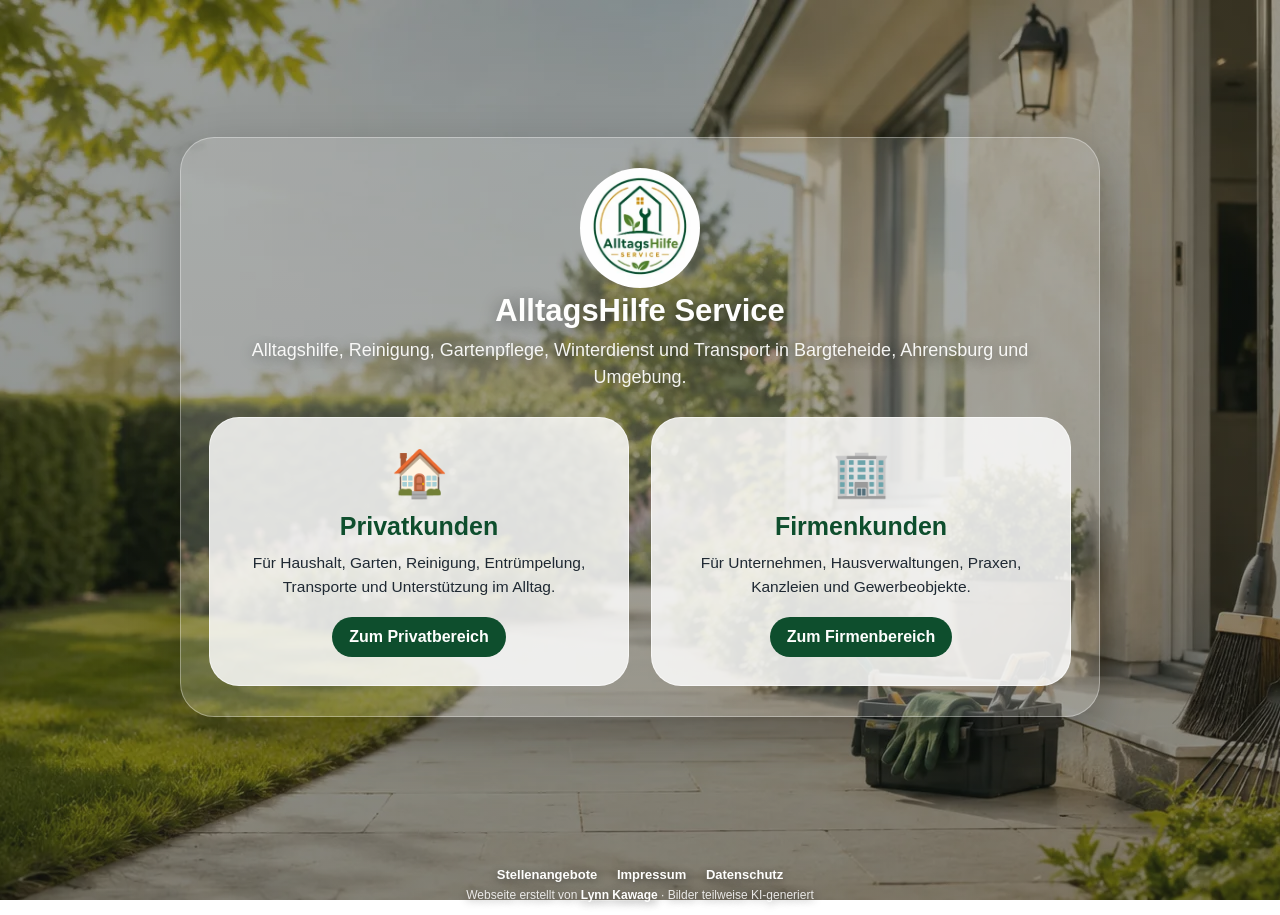
<file: index.html>
<!DOCTYPE html>
<html lang="de">
<head>
  <meta charset="UTF-8">
  <meta name="viewport" content="width=device-width, initial-scale=1.0">
<title>Alltagshilfe und Reinigung in Bargteheide | AlltagsHilfe Service</title>
<meta name="description" content="AlltagsHilfe Service aus Bargteheide: Alltagsbegleitung, Reinigung, Gartenpflege, Winterdienst, Transport und Entrümpelung – für Privathaushalte und Firmen in Bargteheide, Ahrensburg und Umgebung.">
<link rel="icon" type="image/png" href="bilder/favicon.png">
<link rel="apple-touch-icon" href="bilder/apple-touch-icon.png">
<link rel="canonical" href="https://service-alltagshilfe.de/">
<meta property="og:type" content="website">
<meta property="og:locale" content="de_DE">
<meta property="og:site_name" content="AlltagsHilfe Service">
<meta property="og:title" content="Alltagshilfe und Reinigung in Bargteheide | AlltagsHilfe Service">
<meta property="og:description" content="AlltagsHilfe Service aus Bargteheide: Alltagsbegleitung, Reinigung, Gartenpflege, Winterdienst, Transport und Entrümpelung – für Privathaushalte und Firmen in Bargteheide, Ahrensburg und Umgebung.">
<meta property="og:url" content="https://service-alltagshilfe.de/">
<meta property="og:image" content="https://service-alltagshilfe.de/bilder/hintergrundbild.webp">
<meta name="twitter:card" content="summary_large_image">
<script type="application/ld+json">
{
 "@context": "https://schema.org",
 "@graph": [
  {
   "@type": "LocalBusiness",
   "@id": "https://service-alltagshilfe.de/#betrieb",
   "name": "AlltagsHilfe Service",
   "description": "Praktische Unterstützung im Alltag, Reinigung, Gartenpflege, Winterdienst, Transport und Entrümpelung für Privathaushalte und Firmen in Bargteheide, Ahrensburg und Umgebung.",
   "url": "https://service-alltagshilfe.de/",
   "telephone": "+49 1522 9546946",
   "email": "info@service-alltagshilfe.de",
   "image": "https://service-alltagshilfe.de/bilder/Logo.webp",
   "logo": "https://service-alltagshilfe.de/bilder/Logo.webp",
   "founder": {
    "@type": "Person",
    "name": "Mohammed Alaa Sarhan"
   },
   "address": {
    "@type": "PostalAddress",
    "streetAddress": "Mühlenstraße 7",
    "postalCode": "22941",
    "addressLocality": "Bargteheide",
    "addressRegion": "Schleswig-Holstein",
    "addressCountry": "DE"
   },
   "areaServed": [
    {
     "@type": "City",
     "name": "Bargteheide"
    },
    {
     "@type": "City",
     "name": "Ahrensburg"
    },
    {
     "@type": "City",
     "name": "Großhansdorf"
    },
    {
     "@type": "City",
     "name": "Ammersbek"
    },
    {
     "@type": "City",
     "name": "Bad Oldesloe"
    },
    {
     "@type": "City",
     "name": "Hamburg"
    }
   ],
   "knowsLanguage": [
    "de"
   ],
   "priceRange": "€€",
   "hasOfferCatalog": {
    "@type": "OfferCatalog",
    "name": "Leistungen",
    "itemListElement": [
     {
      "@type": "Offer",
      "itemOffered": {
       "@type": "Service",
       "name": "Alltagsbegleitung"
      }
     },
     {
      "@type": "Offer",
      "itemOffered": {
       "@type": "Service",
       "name": "Begleitung zu Terminen"
      }
     },
     {
      "@type": "Offer",
      "itemOffered": {
       "@type": "Service",
       "name": "Einkaufshilfe"
      }
     },
     {
      "@type": "Offer",
      "itemOffered": {
       "@type": "Service",
       "name": "Haushaltshilfe"
      }
     },
     {
      "@type": "Offer",
      "itemOffered": {
       "@type": "Service",
       "name": "Reinigung"
      }
     },
     {
      "@type": "Offer",
      "itemOffered": {
       "@type": "Service",
       "name": "Büroreinigung"
      }
     },
     {
      "@type": "Offer",
      "itemOffered": {
       "@type": "Service",
       "name": "Treppenhausreinigung"
      }
     },
     {
      "@type": "Offer",
      "itemOffered": {
       "@type": "Service",
       "name": "Bauendreinigung"
      }
     },
     {
      "@type": "Offer",
      "itemOffered": {
       "@type": "Service",
       "name": "Gartenpflege"
      }
     },
     {
      "@type": "Offer",
      "itemOffered": {
       "@type": "Service",
       "name": "Rasenmähen"
      }
     },
     {
      "@type": "Offer",
      "itemOffered": {
       "@type": "Service",
       "name": "Laubentfernung"
      }
     },
     {
      "@type": "Offer",
      "itemOffered": {
       "@type": "Service",
       "name": "Winterdienst"
      }
     },
     {
      "@type": "Offer",
      "itemOffered": {
       "@type": "Service",
       "name": "Transport"
      }
     },
     {
      "@type": "Offer",
      "itemOffered": {
       "@type": "Service",
       "name": "Entrümpelung"
      }
     },
     {
      "@type": "Offer",
      "itemOffered": {
       "@type": "Service",
       "name": "Haushaltsauflösung"
      }
     }
    ]
   }
  },
  {
   "@type": "WebSite",
   "@id": "https://service-alltagshilfe.de/#website",
   "url": "https://service-alltagshilfe.de/",
   "name": "AlltagsHilfe Service",
   "inLanguage": "de-DE",
   "publisher": {
    "@id": "https://service-alltagshilfe.de/#betrieb"
   }
  }
 ]
}
</script>

  <style>
    * {
      box-sizing: border-box;
      margin: 0;
      padding: 0;
      user-select: none;
    }

    html, body {
      width: 100%;
      height: 100%;
    }

    body {
      font-family: Arial, sans-serif;
      color: #fefefd;
      background:
        linear-gradient(rgba(20, 28, 24, 0.42), rgba(20, 28, 24, 0.50)),
        url("bilder/hintergrundbild.webp");
      background-size: cover;
      background-position: center;
      background-repeat: no-repeat;
      overflow: hidden;
      cursor: default;
    }

    /* Lange deutsche Woerter auf schmalen Displays umbrechen statt ueberlaufen lassen */
    h1, h2, h3, p, li {
      overflow-wrap: break-word;
      hyphens: auto;
    }

    span, a {
      overflow-wrap: break-word;
    }

    main {
      height: calc(100vh - 46px);
      display: flex;
      align-items: center;
      justify-content: center;
      padding: 22px;
      animation: fadeIn 0.8s ease forwards;
    }

    .box {
      width: 100%;
      max-width: 920px;
      text-align: center;
      background: rgba(255, 255, 255, 0.16);
      border: 1px solid rgba(255, 255, 255, 0.34);
      border-radius: 34px;
      padding: 30px 28px;
      box-shadow: 0 20px 50px rgba(0,0,0,0.28);
      backdrop-filter: blur(8px);
    }

    .logo-img {
  width:120px;
  height:120px;
  border-radius:50%;
  object-fit:cover;
    }

    .brand {
      font-size: 31px;
      font-weight: 800;
      line-height: 1.2;
      margin-bottom: 8px;
      color: #fefefd;
      text-shadow: 0 4px 18px rgba(0,0,0,0.45);
    }

    .subtitle {
      font-size: 18px;
      color: rgba(254,254,253,0.94);
      margin-bottom: 26px;
      line-height: 1.5;
      text-shadow: 0 3px 14px rgba(0,0,0,0.42);
    }

    .choices {
      display: grid;
      grid-template-columns: repeat(2, 1fr);
      gap: 22px;
    }

    .card {
      min-height: 250px;
      background: rgba(255,255,255,0.84);
      color: #1f2933;
      text-decoration: none;
      border-radius: 30px;
      padding: 28px 24px;
      display: flex;
      flex-direction: column;
      justify-content: center;
      border: 1px solid rgba(255,255,255,0.55);
      transition: 0.28s ease;
    }

    .card:hover {
      background: rgba(14,78,45,0.92);
      color: #fefefd;
      transform: translateY(-6px);
      box-shadow: 0 18px 38px rgba(0,0,0,0.30);
    }

    .icon {
      font-size: 46px;
      margin-bottom: 12px;
    }

    .card h2 {
      color: #0e4e2d;
      font-size: 25px;
      margin-bottom: 10px;
      transition: 0.25s ease;
    }

    .card:hover h2 {
      color: #fefefd;
    }

    .card p {
      font-size: 15.5px;
      line-height: 1.55;
      margin-bottom: 18px;
    }

    .btn {
      background: #0e4e2d;
      color: #fefefd;
      border-radius: 999px;
      padding: 11px 17px;
      font-weight: 700;
      align-self: center;
      transition: 0.25s ease;
    }

    .card:hover .btn {
      background: #fefefd;
      color: #0e4e2d;
    }

    footer {
      min-height: 46px;
      text-align: center;
      padding: 13px;
      font-size: 13px;
      color: rgba(255,255,255,0.92);
      text-shadow: 0 2px 8px rgba(0,0,0,0.45);
    }

    footer a {
      color: #fefefd;
      text-decoration: none;
      font-weight: 700;
      margin: 0 8px;
    }

    footer a:hover {
      text-decoration: underline;
    }

    .credit {
      display: block;
      margin-top: 6px;
      font-size: 12px;
      color: rgba(255,255,255,0.85);
    }

    .credit a {
      margin: 0;
      text-decoration: underline;
    }

    @keyframes fadeIn {
      from {
        opacity: 0;
        transform: translateY(14px);
      }
      to {
        opacity: 1;
        transform: translateY(0);
      }
    }

    @media (max-width: 760px) {
      body {
        overflow: auto;
      }

      main {
        min-height: calc(100vh - 46px);
        height: auto;
        padding: 18px;
      }

      .box {
        padding: 24px 18px;
        border-radius: 28px;
      }

      .logo-img {
        width: 96px;
      }

      .brand {
        font-size: 27px;
      }

      .subtitle {
        font-size: 16px;
      }

      .choices {
        grid-template-columns: 1fr;
        gap: 16px;
      }

      .card {
        min-height: 175px;
        padding: 22px 18px;
      }
    }
  

/* Verbesserungen Dropdown & QR */
.dropdown.force-close .dropdown-content{display:none!important}
.qr-link{display:block;text-decoration:none;color:#1f2933}
.qr-link:hover{transform:translateY(-3px);box-shadow:0 12px 24px rgba(14,78,45,.10)}



/* Mobile Startseite final: Hintergrund bleibt komplett sichtbar */
@media (max-width:760px){
  html, body{
    min-height:100dvh;
    height:auto;
  }

  body{
    min-height:100dvh;
    background-size:cover;
    background-position:center center;
    background-attachment:fixed;
    overflow:auto;
  }

  main{
    min-height:calc(100dvh - 46px);
  }

  footer{
    height:auto;
    min-height:46px;
  }
}

</style>
</head>

<body>

<main>
  <div class="box">
    <img src="bilder/Logo.webp" alt="AlltagsHilfe Service Logo" class="logo-img">

    <h1 class="brand">AlltagsHilfe Service</h1>

    <div class="subtitle">
Alltagshilfe, Reinigung, Gartenpflege, Winterdienst und Transport in Bargteheide, Ahrensburg und Umgebung.
    </div>

    <div class="choices">
      <a class="card" href="privat/">
        <div class="icon">🏠</div>
        <h2>Privatkunden</h2>
        <p>Für Haushalt, Garten, Reinigung, Entrümpelung, Transporte und Unterstützung im Alltag.</p>
        <span class="btn">Zum Privatbereich</span>
      </a>

      <a class="card" href="firmen/">
        <div class="icon">🏢</div>
        <h2>Firmenkunden</h2>
        <p>Für Unternehmen, Hausverwaltungen, Praxen, Kanzleien und Gewerbeobjekte.</p>
        <span class="btn">Zum Firmenbereich</span>
      </a>
    </div>
  </div>
</main>

<footer>
  <a href="stellen/">Stellenangebote</a>
  <a href="impressum/">Impressum</a>
  <a href="datenschutz/">Datenschutz</a>
  <span class="credit">Webseite erstellt von <a href="https://alaasar58.github.io/Lynn-portfolio/" target="_blank" rel="noopener">Lynn Kawage</a> · Bilder teilweise KI-generiert</span>
</footer>
<script src="assets/seite.js"></script>
</body>
</html>
</file>
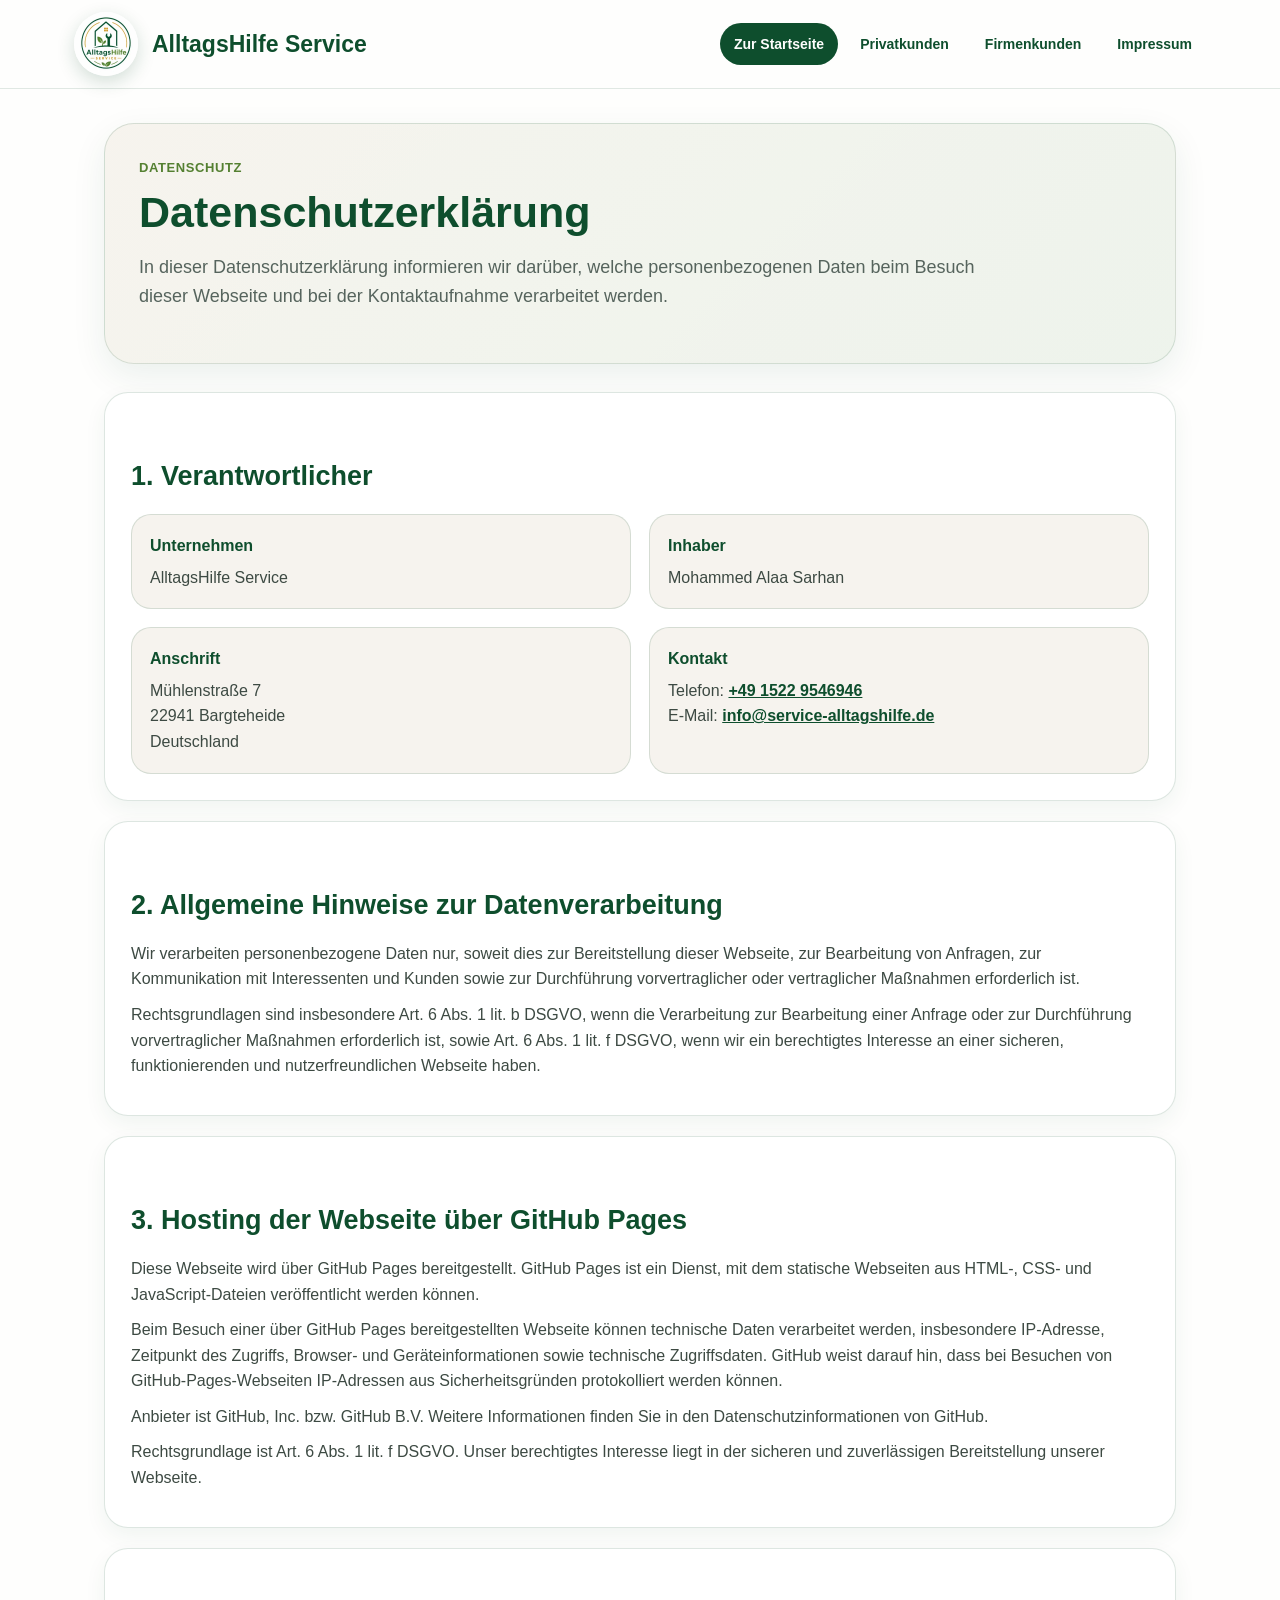
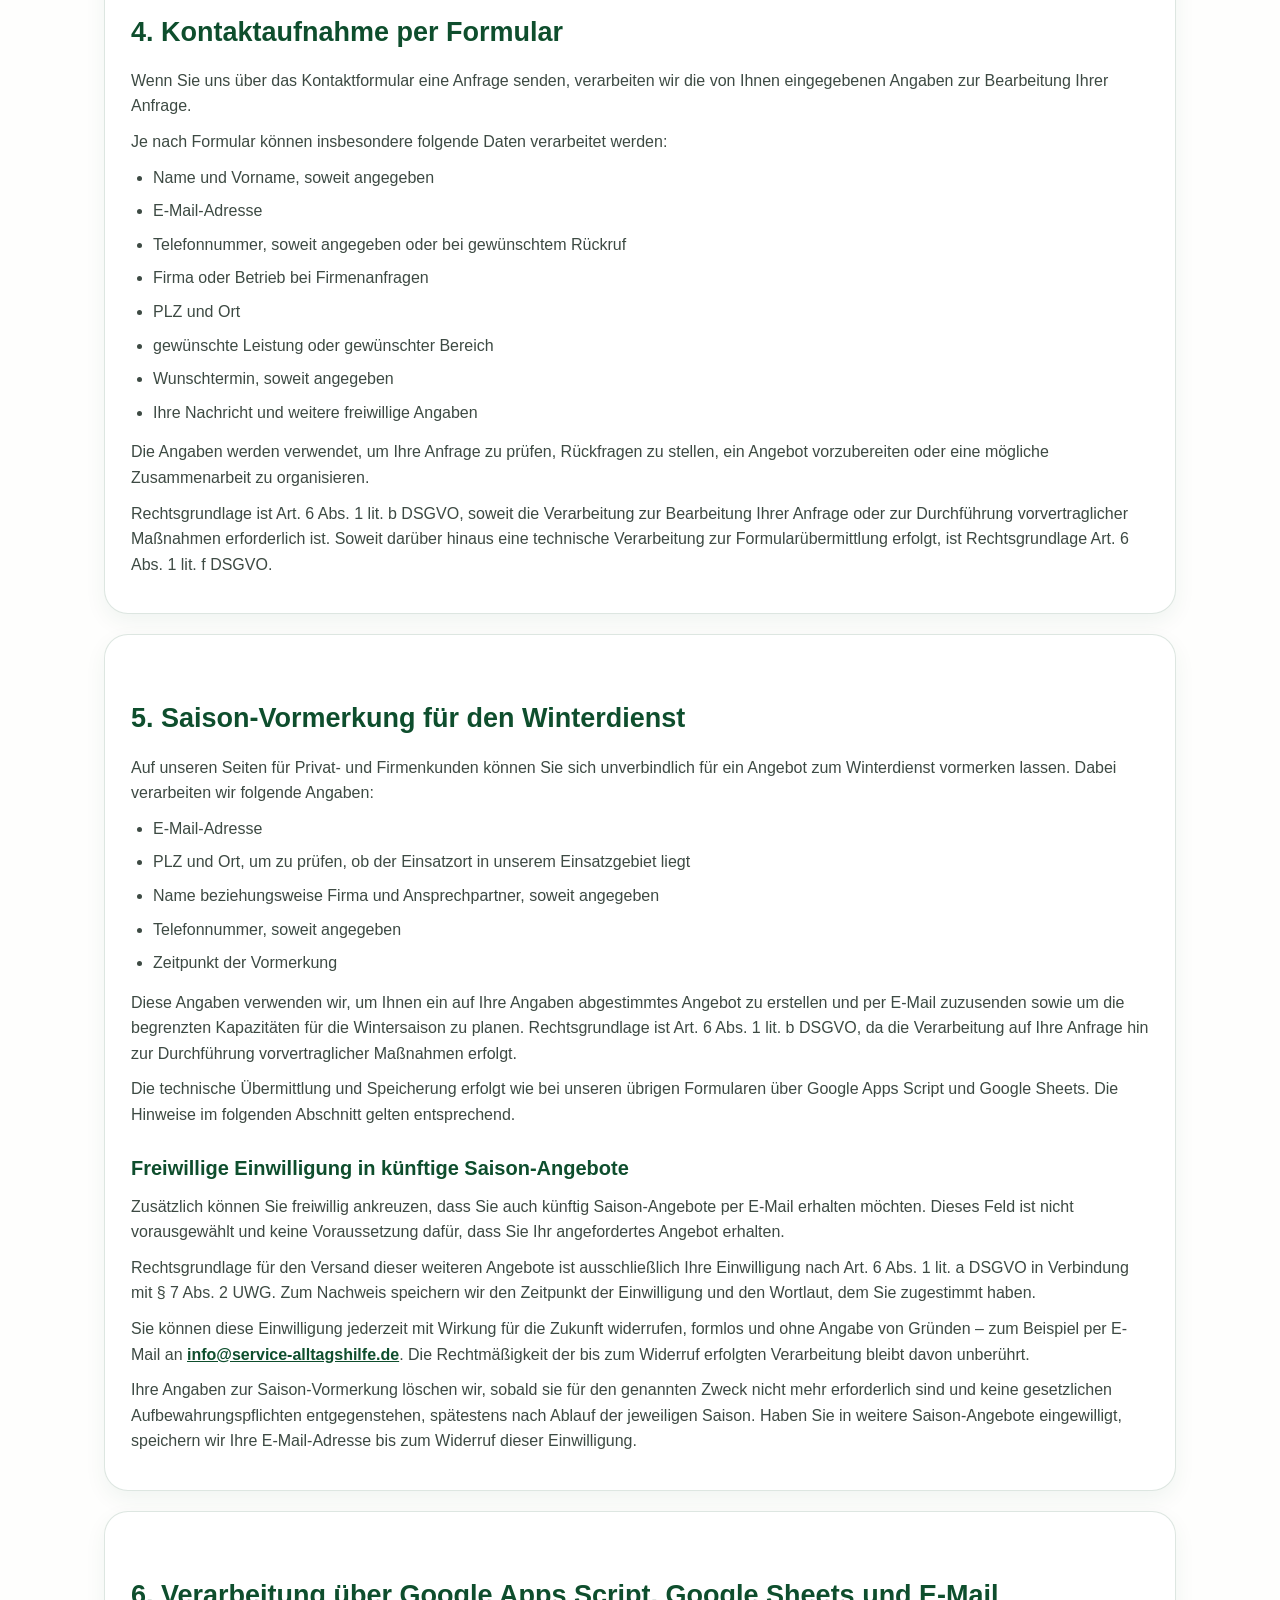
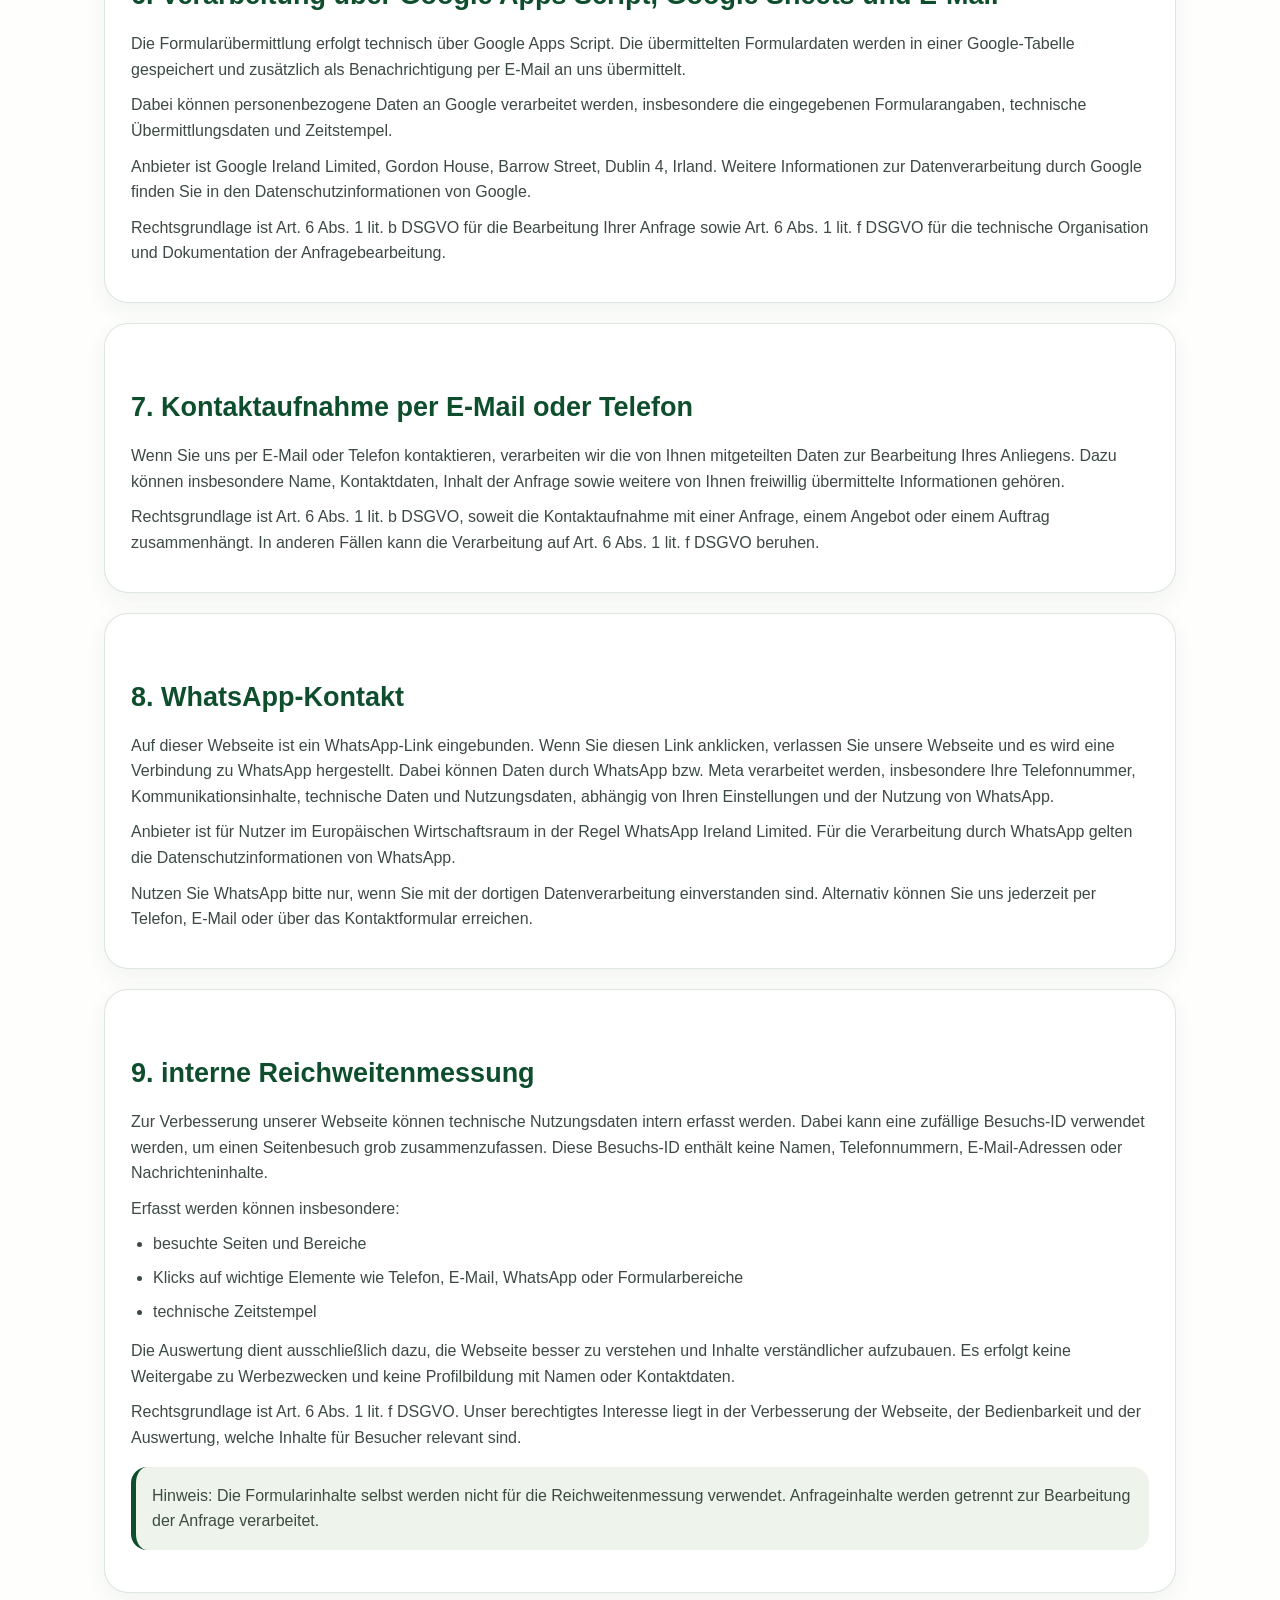
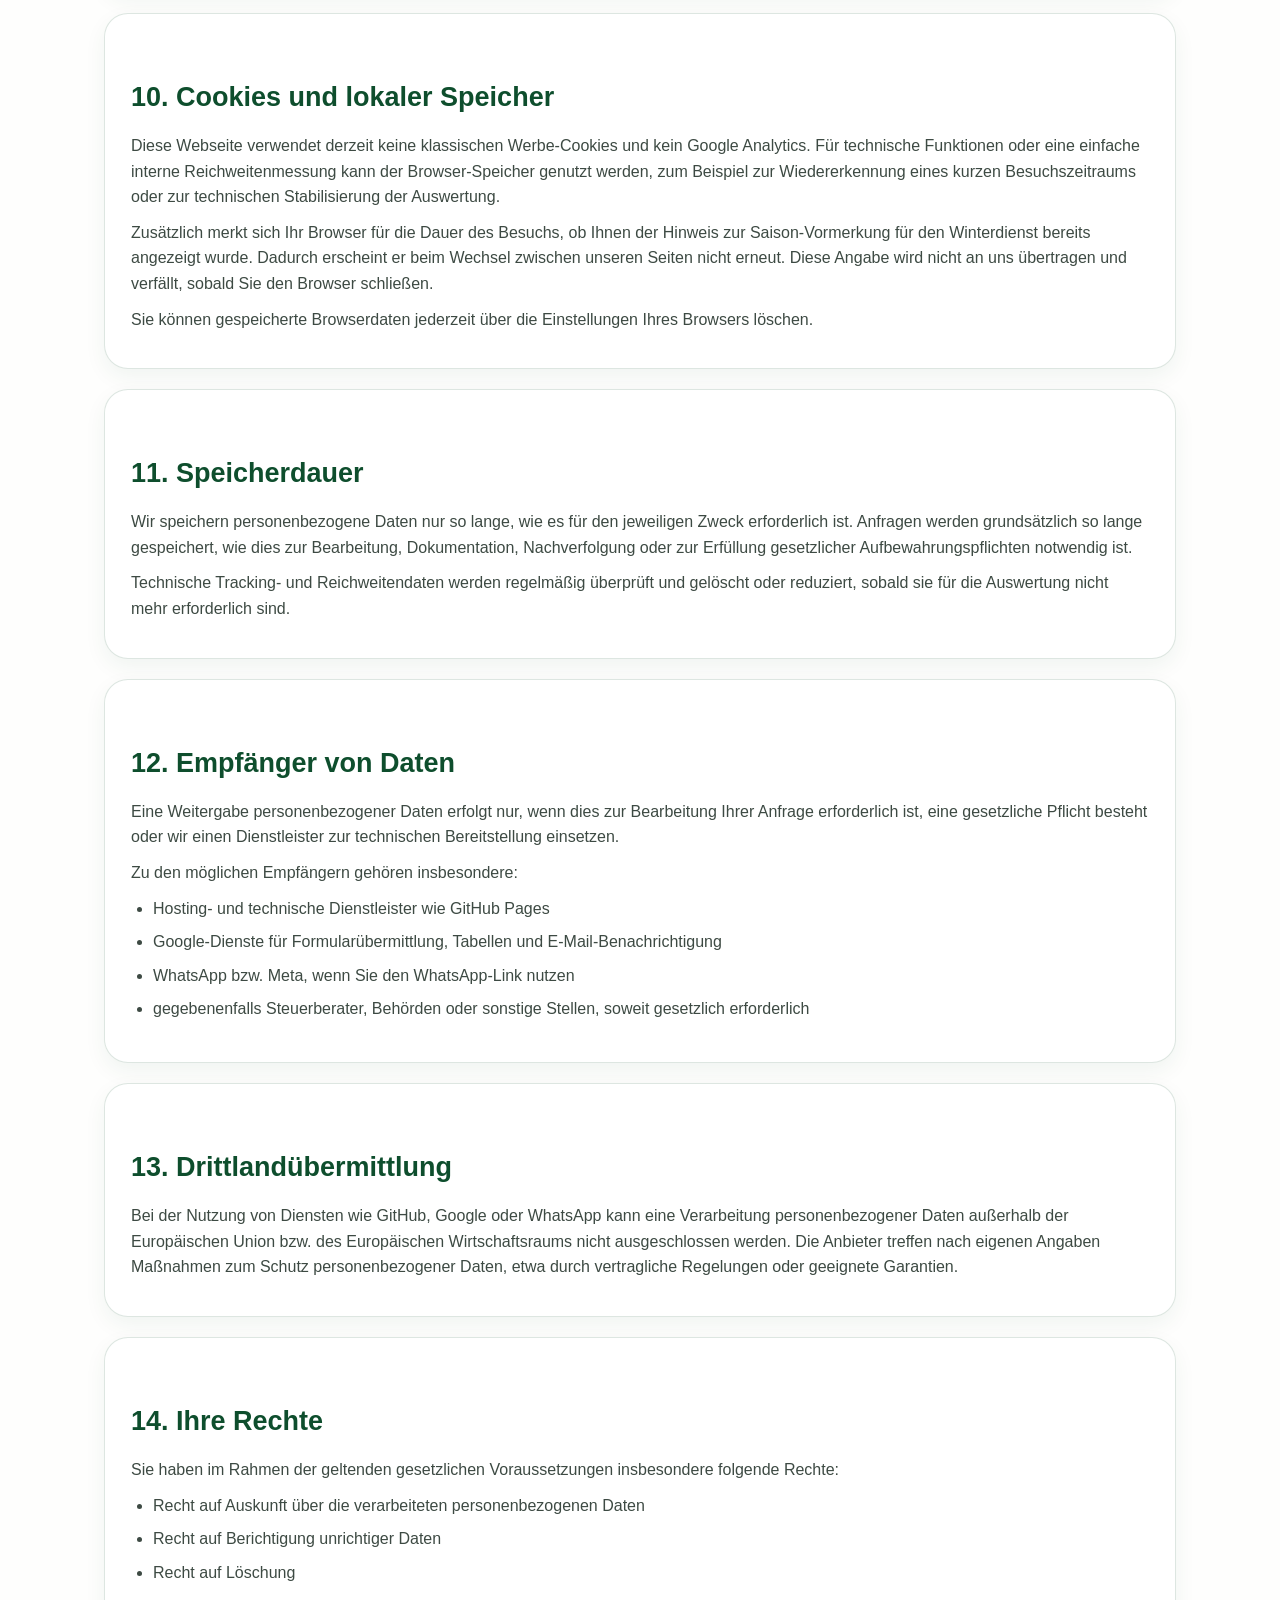
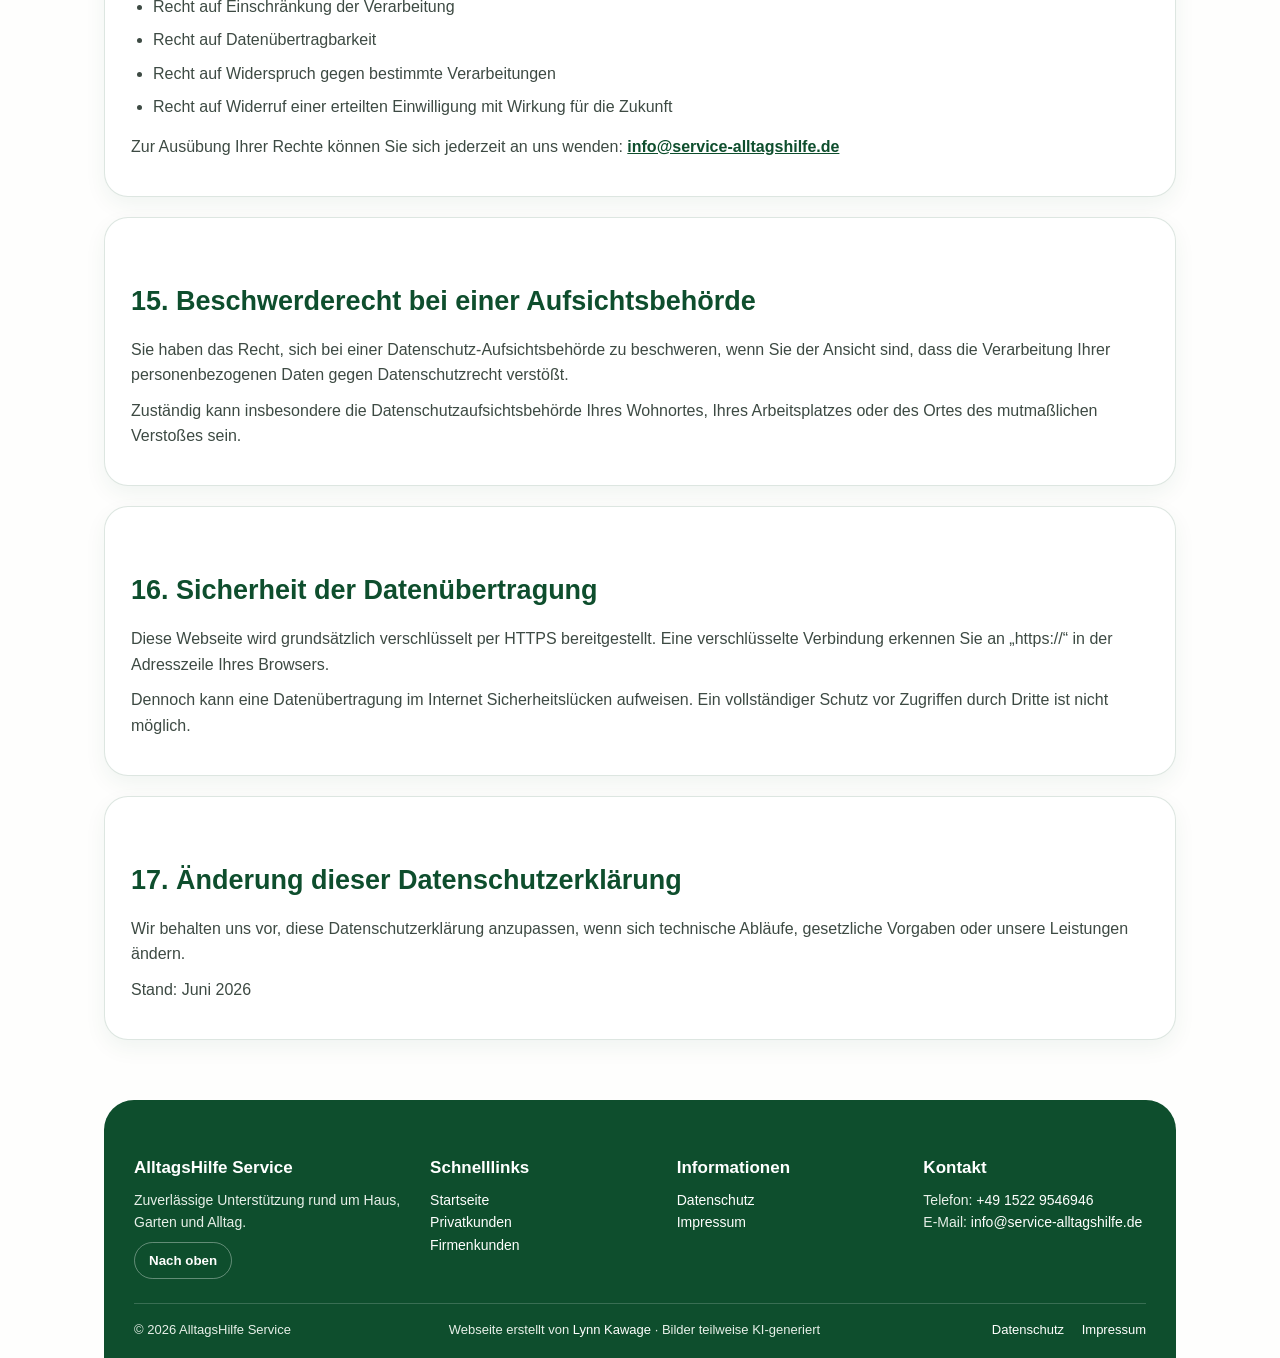
<file: datenschutz/index.html>
<!DOCTYPE html>
<html lang="de">
<head>
<meta charset="UTF-8">
<meta name="viewport" content="width=device-width, initial-scale=1.0">
<title>Datenschutzerklärung | AlltagsHilfe Service</title>
<meta name="description" content="Wie AlltagsHilfe Service mit Ihren Daten umgeht: Kontaktformular, Saison-Vormerkung, Reichweitenmessung und Ihre Rechte nach der DSGVO.">
<link rel="icon" type="image/png" href="../bilder/favicon.png">
<link rel="apple-touch-icon" href="../bilder/apple-touch-icon.png">
<link rel="canonical" href="https://service-alltagshilfe.de/datenschutz/">
<meta property="og:type" content="website">
<meta property="og:locale" content="de_DE">
<meta property="og:site_name" content="AlltagsHilfe Service">
<meta property="og:title" content="Datenschutzerklärung | AlltagsHilfe Service">
<meta property="og:description" content="Wie AlltagsHilfe Service mit Ihren Daten umgeht: Kontaktformular, Saison-Vormerkung, Reichweitenmessung und Ihre Rechte nach der DSGVO.">
<meta property="og:url" content="https://service-alltagshilfe.de/datenschutz/">
<meta property="og:image" content="https://service-alltagshilfe.de/bilder/Logo.webp">
<meta name="twitter:card" content="summary_large_image">
<script type="application/ld+json">
{
 "@context": "https://schema.org",
 "@graph": [
  {
   "@type": "LocalBusiness",
   "@id": "https://service-alltagshilfe.de/#betrieb",
   "name": "AlltagsHilfe Service",
   "description": "Praktische Unterstützung im Alltag, Reinigung, Gartenpflege, Winterdienst, Transport und Entrümpelung für Privathaushalte und Firmen in Bargteheide, Ahrensburg und Umgebung.",
   "url": "https://service-alltagshilfe.de/",
   "telephone": "+49 1522 9546946",
   "email": "info@service-alltagshilfe.de",
   "image": "https://service-alltagshilfe.de/bilder/Logo.webp",
   "logo": "https://service-alltagshilfe.de/bilder/Logo.webp",
   "founder": {
    "@type": "Person",
    "name": "Mohammed Alaa Sarhan"
   },
   "address": {
    "@type": "PostalAddress",
    "streetAddress": "Mühlenstraße 7",
    "postalCode": "22941",
    "addressLocality": "Bargteheide",
    "addressRegion": "Schleswig-Holstein",
    "addressCountry": "DE"
   },
   "areaServed": [
    {
     "@type": "City",
     "name": "Bargteheide"
    },
    {
     "@type": "City",
     "name": "Ahrensburg"
    },
    {
     "@type": "City",
     "name": "Großhansdorf"
    },
    {
     "@type": "City",
     "name": "Ammersbek"
    },
    {
     "@type": "City",
     "name": "Bad Oldesloe"
    },
    {
     "@type": "City",
     "name": "Hamburg"
    }
   ],
   "knowsLanguage": [
    "de"
   ],
   "priceRange": "€€",
   "hasOfferCatalog": {
    "@type": "OfferCatalog",
    "name": "Leistungen",
    "itemListElement": [
     {
      "@type": "Offer",
      "itemOffered": {
       "@type": "Service",
       "name": "Alltagsbegleitung"
      }
     },
     {
      "@type": "Offer",
      "itemOffered": {
       "@type": "Service",
       "name": "Begleitung zu Terminen"
      }
     },
     {
      "@type": "Offer",
      "itemOffered": {
       "@type": "Service",
       "name": "Einkaufshilfe"
      }
     },
     {
      "@type": "Offer",
      "itemOffered": {
       "@type": "Service",
       "name": "Haushaltshilfe"
      }
     },
     {
      "@type": "Offer",
      "itemOffered": {
       "@type": "Service",
       "name": "Reinigung"
      }
     },
     {
      "@type": "Offer",
      "itemOffered": {
       "@type": "Service",
       "name": "Büroreinigung"
      }
     },
     {
      "@type": "Offer",
      "itemOffered": {
       "@type": "Service",
       "name": "Treppenhausreinigung"
      }
     },
     {
      "@type": "Offer",
      "itemOffered": {
       "@type": "Service",
       "name": "Bauendreinigung"
      }
     },
     {
      "@type": "Offer",
      "itemOffered": {
       "@type": "Service",
       "name": "Gartenpflege"
      }
     },
     {
      "@type": "Offer",
      "itemOffered": {
       "@type": "Service",
       "name": "Rasenmähen"
      }
     },
     {
      "@type": "Offer",
      "itemOffered": {
       "@type": "Service",
       "name": "Laubentfernung"
      }
     },
     {
      "@type": "Offer",
      "itemOffered": {
       "@type": "Service",
       "name": "Winterdienst"
      }
     },
     {
      "@type": "Offer",
      "itemOffered": {
       "@type": "Service",
       "name": "Transport"
      }
     },
     {
      "@type": "Offer",
      "itemOffered": {
       "@type": "Service",
       "name": "Entrümpelung"
      }
     },
     {
      "@type": "Offer",
      "itemOffered": {
       "@type": "Service",
       "name": "Haushaltsauflösung"
      }
     }
    ]
   }
  },
  {
   "@type": "BreadcrumbList",
   "itemListElement": [
    {
     "@type": "ListItem",
     "position": 1,
     "name": "Startseite",
     "item": "https://service-alltagshilfe.de/"
    },
    {
     "@type": "ListItem",
     "position": 2,
     "name": "Datenschutz",
     "item": "https://service-alltagshilfe.de/datenschutz/"
    }
   ]
  }
 ]
}
</script>

<link rel="stylesheet" href="../assets/stil-recht.css">
</head>

<body>

<header class="header" id="oben">
  <div class="header-inner">
    <a class="brand" href="../">
      <img src="../bilder/Logo.webp" alt="AlltagsHilfe Service Logo">
      <span>AlltagsHilfe Service</span>
    </a>


    <button class="mobile-menu-toggle" type="button" aria-label="Menü öffnen" aria-expanded="false">Menü</button>

    <nav class="nav">
      <a href="../" class="home-btn">Zur Startseite</a>
      <a href="../privat/">Privatkunden</a>
      <a href="../firmen/">Firmenkunden</a>
      <a href="../impressum/">Impressum</a>
    </nav>
  </div>
</header>

<div class="wrap">

<section class="legal-hero">
  <div class="kicker">Datenschutz</div>
  <h1>Datenschutz&shy;erklärung</h1>
  <p class="lead">
    In dieser Datenschutzerklärung informieren wir darüber, welche personenbezogenen Daten beim Besuch dieser Webseite und bei der Kontaktaufnahme verarbeitet werden.
  </p>
</section>

<section class="legal-card">
  <h2>1. Verantwortlicher</h2>

  <div class="info-grid">
    <div class="info-box">
      <strong>Unternehmen</strong>
      <span>AlltagsHilfe Service</span>
    </div>

    <div class="info-box">
      <strong>Inhaber</strong>
      <span>Mohammed Alaa Sarhan</span>
    </div>

    <div class="info-box">
      <strong>Anschrift</strong>
      <span>Mühlenstraße 7<br>22941 Bargteheide<br>Deutschland</span>
    </div>

    <div class="info-box">
      <strong>Kontakt</strong>
      <span>Telefon: <a href="tel:+4915229546946">+49 1522 9546946</a><br>
      E-Mail: <a href="mailto:info@service-alltagshilfe.de">info@service-alltagshilfe.de</a></span>
    </div>
  </div>
</section>

<section class="legal-card">
  <h2>2. Allgemeine Hinweise zur Daten&shy;verarbeitung</h2>
  <p>
    Wir verarbeiten personenbezogene Daten nur, soweit dies zur Bereitstellung dieser Webseite, zur Bearbeitung von Anfragen, zur Kommunikation mit Interessenten und Kunden sowie zur Durchführung vorvertraglicher oder vertraglicher Maßnahmen erforderlich ist.
  </p>
  <p>
    Rechtsgrundlagen sind insbesondere Art. 6 Abs. 1 lit. b DSGVO, wenn die Verarbeitung zur Bearbeitung einer Anfrage oder zur Durchführung vorvertraglicher Maßnahmen erforderlich ist, sowie Art. 6 Abs. 1 lit. f DSGVO, wenn wir ein berechtigtes Interesse an einer sicheren, funktionierenden und nutzerfreundlichen Webseite haben.
  </p>
</section>

<section class="legal-card">
  <h2>3. Hosting der Webseite über GitHub Pages</h2>
  <p>
    Diese Webseite wird über GitHub Pages bereitgestellt. GitHub Pages ist ein Dienst, mit dem statische Webseiten aus HTML-, CSS- und JavaScript-Dateien veröffentlicht werden können.
  </p>
  <p>
    Beim Besuch einer über GitHub Pages bereitgestellten Webseite können technische Daten verarbeitet werden, insbesondere IP-Adresse, Zeitpunkt des Zugriffs, Browser- und Geräteinformationen sowie technische Zugriffsdaten. GitHub weist darauf hin, dass bei Besuchen von GitHub-Pages-Webseiten IP-Adressen aus Sicherheitsgründen protokolliert werden können.
  </p>
  <p>
    Anbieter ist GitHub, Inc. bzw. GitHub B.V. Weitere Informationen finden Sie in den Datenschutzinformationen von GitHub.
  </p>
  <p>
    Rechtsgrundlage ist Art. 6 Abs. 1 lit. f DSGVO. Unser berechtigtes Interesse liegt in der sicheren und zuverlässigen Bereitstellung unserer Webseite.
  </p>
</section>

<section class="legal-card">
  <h2>4. Kontaktaufnahme per Formular</h2>
  <p>
    Wenn Sie uns über das Kontaktformular eine Anfrage senden, verarbeiten wir die von Ihnen eingegebenen Angaben zur Bearbeitung Ihrer Anfrage.
  </p>
  <p>Je nach Formular können insbesondere folgende Daten verarbeitet werden:</p>
  <ul>
    <li>Name und Vorname, soweit angegeben</li>
    <li>E-Mail-Adresse</li>
    <li>Telefonnummer, soweit angegeben oder bei gewünschtem Rückruf</li>
    <li>Firma oder Betrieb bei Firmenanfragen</li>
    <li>PLZ und Ort</li>
    <li>gewünschte Leistung oder gewünschter Bereich</li>
    <li>Wunschtermin, soweit angegeben</li>
    <li>Ihre Nachricht und weitere freiwillige Angaben</li>
  </ul>
  <p>
    Die Angaben werden verwendet, um Ihre Anfrage zu prüfen, Rückfragen zu stellen, ein Angebot vorzubereiten oder eine mögliche Zusammenarbeit zu organisieren.
  </p>
  <p>
    Rechtsgrundlage ist Art. 6 Abs. 1 lit. b DSGVO, soweit die Verarbeitung zur Bearbeitung Ihrer Anfrage oder zur Durchführung vorvertraglicher Maßnahmen erforderlich ist. Soweit darüber hinaus eine technische Verarbeitung zur Formularübermittlung erfolgt, ist Rechtsgrundlage Art. 6 Abs. 1 lit. f DSGVO.
  </p>
</section>

<section class="legal-card">
  <h2>5. Saison-Vormerkung für den Winterdienst</h2>
  <p>
    Auf unseren Seiten für Privat- und Firmenkunden können Sie sich unverbindlich für ein Angebot zum Winterdienst vormerken lassen. Dabei verarbeiten wir folgende Angaben:
  </p>
  <ul>
    <li>E-Mail-Adresse</li>
    <li>PLZ und Ort, um zu prüfen, ob der Einsatzort in unserem Einsatzgebiet liegt</li>
    <li>Name beziehungsweise Firma und Ansprechpartner, soweit angegeben</li>
    <li>Telefonnummer, soweit angegeben</li>
    <li>Zeitpunkt der Vormerkung</li>
  </ul>
  <p>
    Diese Angaben verwenden wir, um Ihnen ein auf Ihre Angaben abgestimmtes Angebot zu erstellen und per E-Mail zuzusenden sowie um die begrenzten Kapazitäten für die Wintersaison zu planen. Rechtsgrundlage ist Art. 6 Abs. 1 lit. b DSGVO, da die Verarbeitung auf Ihre Anfrage hin zur Durchführung vorvertraglicher Maßnahmen erfolgt.
  </p>
  <p>
    Die technische Übermittlung und Speicherung erfolgt wie bei unseren übrigen Formularen über Google Apps Script und Google Sheets. Die Hinweise im folgenden Abschnitt gelten entsprechend.
  </p>

  <h3>Freiwillige Einwilligung in künftige Saison-Angebote</h3>
  <p>
    Zusätzlich können Sie freiwillig ankreuzen, dass Sie auch künftig Saison-Angebote per E-Mail erhalten möchten. Dieses Feld ist nicht vorausgewählt und keine Voraussetzung dafür, dass Sie Ihr angefordertes Angebot erhalten.
  </p>
  <p>
    Rechtsgrundlage für den Versand dieser weiteren Angebote ist ausschließlich Ihre Einwilligung nach Art. 6 Abs. 1 lit. a DSGVO in Verbindung mit § 7 Abs. 2 UWG. Zum Nachweis speichern wir den Zeitpunkt der Einwilligung und den Wortlaut, dem Sie zugestimmt haben.
  </p>
  <p>
    Sie können diese Einwilligung jederzeit mit Wirkung für die Zukunft widerrufen, formlos und ohne Angabe von Gründen – zum Beispiel per E-Mail an <a href="mailto:info@service-alltagshilfe.de">info@service-alltagshilfe.de</a>. Die Rechtmäßigkeit der bis zum Widerruf erfolgten Verarbeitung bleibt davon unberührt.
  </p>
  <p>
    Ihre Angaben zur Saison-Vormerkung löschen wir, sobald sie für den genannten Zweck nicht mehr erforderlich sind und keine gesetzlichen Aufbewahrungspflichten entgegenstehen, spätestens nach Ablauf der jeweiligen Saison. Haben Sie in weitere Saison-Angebote eingewilligt, speichern wir Ihre E-Mail-Adresse bis zum Widerruf dieser Einwilligung.
  </p>
</section>

<section class="legal-card">
  <h2>6. Verarbeitung über Google Apps Script, Google Sheets und E-Mail</h2>
  <p>
    Die Formularübermittlung erfolgt technisch über Google Apps Script. Die übermittelten Formulardaten werden in einer Google-Tabelle gespeichert und zusätzlich als Benachrichtigung per E-Mail an uns übermittelt.
  </p>
  <p>
    Dabei können personenbezogene Daten an Google verarbeitet werden, insbesondere die eingegebenen Formularangaben, technische Übermittlungsdaten und Zeitstempel.
  </p>
  <p>
    Anbieter ist Google Ireland Limited, Gordon House, Barrow Street, Dublin 4, Irland. Weitere Informationen zur Datenverarbeitung durch Google finden Sie in den Datenschutzinformationen von Google.
  </p>
  <p>
    Rechtsgrundlage ist Art. 6 Abs. 1 lit. b DSGVO für die Bearbeitung Ihrer Anfrage sowie Art. 6 Abs. 1 lit. f DSGVO für die technische Organisation und Dokumentation der Anfragebearbeitung.
  </p>
</section>

<section class="legal-card">
  <h2>7. Kontaktaufnahme per E-Mail oder Telefon</h2>
  <p>
    Wenn Sie uns per E-Mail oder Telefon kontaktieren, verarbeiten wir die von Ihnen mitgeteilten Daten zur Bearbeitung Ihres Anliegens. Dazu können insbesondere Name, Kontaktdaten, Inhalt der Anfrage sowie weitere von Ihnen freiwillig übermittelte Informationen gehören.
  </p>
  <p>
    Rechtsgrundlage ist Art. 6 Abs. 1 lit. b DSGVO, soweit die Kontaktaufnahme mit einer Anfrage, einem Angebot oder einem Auftrag zusammenhängt. In anderen Fällen kann die Verarbeitung auf Art. 6 Abs. 1 lit. f DSGVO beruhen.
  </p>
</section>

<section class="legal-card">
  <h2>8. WhatsApp-Kontakt</h2>
  <p>
    Auf dieser Webseite ist ein WhatsApp-Link eingebunden. Wenn Sie diesen Link anklicken, verlassen Sie unsere Webseite und es wird eine Verbindung zu WhatsApp hergestellt. Dabei können Daten durch WhatsApp bzw. Meta verarbeitet werden, insbesondere Ihre Telefonnummer, Kommunikationsinhalte, technische Daten und Nutzungsdaten, abhängig von Ihren Einstellungen und der Nutzung von WhatsApp.
  </p>
  <p>
    Anbieter ist für Nutzer im Europäischen Wirtschaftsraum in der Regel WhatsApp Ireland Limited. Für die Verarbeitung durch WhatsApp gelten die Datenschutzinformationen von WhatsApp.
  </p>
  <p>
    Nutzen Sie WhatsApp bitte nur, wenn Sie mit der dortigen Datenverarbeitung einverstanden sind. Alternativ können Sie uns jederzeit per Telefon, E-Mail oder über das Kontaktformular erreichen.
  </p>
</section>

<section class="legal-card">
  <h2>9. interne Reichweiten&shy;messung</h2>
  <p>
    Zur Verbesserung unserer Webseite können technische Nutzungsdaten intern erfasst werden. Dabei kann eine zufällige Besuchs-ID verwendet werden, um einen Seitenbesuch grob zusammenzufassen. Diese Besuchs-ID enthält keine Namen, Telefonnummern, E-Mail-Adressen oder Nachrichteninhalte.
  </p>
  <p>Erfasst werden können insbesondere:</p>
  <ul>
    <li>besuchte Seiten und Bereiche</li>
    <li>Klicks auf wichtige Elemente wie Telefon, E-Mail, WhatsApp oder Formularbereiche</li>
    <li>technische Zeitstempel</li>
  </ul>
  <p>
    Die Auswertung dient ausschließlich dazu, die Webseite besser zu verstehen und Inhalte verständlicher aufzubauen. Es erfolgt keine Weitergabe zu Werbezwecken und keine Profilbildung mit Namen oder Kontaktdaten.
  </p>
  <p>
    Rechtsgrundlage ist Art. 6 Abs. 1 lit. f DSGVO. Unser berechtigtes Interesse liegt in der Verbesserung der Webseite, der Bedienbarkeit und der Auswertung, welche Inhalte für Besucher relevant sind.
  </p>
  <div class="note">
    Hinweis: Die Formularinhalte selbst werden nicht für die Reichweitenmessung verwendet. Anfrageinhalte werden getrennt zur Bearbeitung der Anfrage verarbeitet.
  </div>
</section>

<section class="legal-card">
  <h2>10. Cookies und lokaler Speicher</h2>
  <p>
    Diese Webseite verwendet derzeit keine klassischen Werbe-Cookies und kein Google Analytics. Für technische Funktionen oder eine einfache interne Reichweitenmessung kann der Browser-Speicher genutzt werden, zum Beispiel zur Wiedererkennung eines kurzen Besuchszeitraums oder zur technischen Stabilisierung der Auswertung.
  </p>
  <p>
    Zusätzlich merkt sich Ihr Browser für die Dauer des Besuchs, ob Ihnen der Hinweis zur Saison-Vormerkung für den Winterdienst bereits angezeigt wurde. Dadurch erscheint er beim Wechsel zwischen unseren Seiten nicht erneut. Diese Angabe wird nicht an uns übertragen und verfällt, sobald Sie den Browser schließen.
  </p>
  <p>
    Sie können gespeicherte Browserdaten jederzeit über die Einstellungen Ihres Browsers löschen.
  </p>
</section>

<section class="legal-card">
  <h2>11. Speicherdauer</h2>
  <p>
    Wir speichern personenbezogene Daten nur so lange, wie es für den jeweiligen Zweck erforderlich ist. Anfragen werden grundsätzlich so lange gespeichert, wie dies zur Bearbeitung, Dokumentation, Nachverfolgung oder zur Erfüllung gesetzlicher Aufbewahrungspflichten notwendig ist.
  </p>
  <p>
    Technische Tracking- und Reichweitendaten werden regelmäßig überprüft und gelöscht oder reduziert, sobald sie für die Auswertung nicht mehr erforderlich sind.
  </p>
</section>

<section class="legal-card">
  <h2>12. Empfänger von Daten</h2>
  <p>
    Eine Weitergabe personenbezogener Daten erfolgt nur, wenn dies zur Bearbeitung Ihrer Anfrage erforderlich ist, eine gesetzliche Pflicht besteht oder wir einen Dienstleister zur technischen Bereitstellung einsetzen.
  </p>
  <p>Zu den möglichen Empfängern gehören insbesondere:</p>
  <ul>
    <li>Hosting- und technische Dienstleister wie GitHub Pages</li>
    <li>Google-Dienste für Formularübermittlung, Tabellen und E-Mail-Benachrichtigung</li>
    <li>WhatsApp bzw. Meta, wenn Sie den WhatsApp-Link nutzen</li>
    <li>gegebenenfalls Steuerberater, Behörden oder sonstige Stellen, soweit gesetzlich erforderlich</li>
  </ul>
</section>

<section class="legal-card">
  <h2>13. Drittland&shy;übermittlung</h2>
  <p>
    Bei der Nutzung von Diensten wie GitHub, Google oder WhatsApp kann eine Verarbeitung personenbezogener Daten außerhalb der Europäischen Union bzw. des Europäischen Wirtschaftsraums nicht ausgeschlossen werden. Die Anbieter treffen nach eigenen Angaben Maßnahmen zum Schutz personenbezogener Daten, etwa durch vertragliche Regelungen oder geeignete Garantien.
  </p>
</section>

<section class="legal-card">
  <h2>14. Ihre Rechte</h2>
  <p>Sie haben im Rahmen der geltenden gesetzlichen Voraussetzungen insbesondere folgende Rechte:</p>
  <ul>
    <li>Recht auf Auskunft über die verarbeiteten personenbezogenen Daten</li>
    <li>Recht auf Berichtigung unrichtiger Daten</li>
    <li>Recht auf Löschung</li>
    <li>Recht auf Einschränkung der Verarbeitung</li>
    <li>Recht auf Datenübertragbarkeit</li>
    <li>Recht auf Widerspruch gegen bestimmte Verarbeitungen</li>
    <li>Recht auf Widerruf einer erteilten Einwilligung mit Wirkung für die Zukunft</li>
  </ul>
  <p>
    Zur Ausübung Ihrer Rechte können Sie sich jederzeit an uns wenden:
    <a href="mailto:info@service-alltagshilfe.de">info@service-alltagshilfe.de</a>
  </p>
</section>

<section class="legal-card">
  <h2>15. Beschwerderecht bei einer Aufsichtsbehörde</h2>
  <p>
    Sie haben das Recht, sich bei einer Datenschutz-Aufsichtsbehörde zu beschweren, wenn Sie der Ansicht sind, dass die Verarbeitung Ihrer personenbezogenen Daten gegen Datenschutzrecht verstößt.
  </p>
  <p>
    Zuständig kann insbesondere die Datenschutzaufsichtsbehörde Ihres Wohnortes, Ihres Arbeitsplatzes oder des Ortes des mutmaßlichen Verstoßes sein.
  </p>
</section>

<section class="legal-card">
  <h2>16. Sicherheit der Datenübertragung</h2>
  <p>
    Diese Webseite wird grundsätzlich verschlüsselt per HTTPS bereitgestellt. Eine verschlüsselte Verbindung erkennen Sie an „https://“ in der Adresszeile Ihres Browsers.
  </p>
  <p>
    Dennoch kann eine Datenübertragung im Internet Sicherheitslücken aufweisen. Ein vollständiger Schutz vor Zugriffen durch Dritte ist nicht möglich.
  </p>
</section>

<section class="legal-card">
  <h2>17. Änderung dieser Datenschutz&shy;erklärung</h2>
  <p>
    Wir behalten uns vor, diese Datenschutzerklärung anzupassen, wenn sich technische Abläufe, gesetzliche Vorgaben oder unsere Leistungen ändern.
  </p>
  <p>
    Stand: Juni 2026
  </p>
</section>

<footer class="footer">
  <div class="footer-main">
    <div>
      <h3>AlltagsHilfe Service</h3>
      <p>Zuverlässige Unterstützung rund um Haus, Garten und Alltag.</p>
      <button class="top-link back-to-top" type="button">Nach oben</button>
    </div>

    <div>
      <h3>Schnelllinks</h3>
      <ul>
        <li><a href="../">Startseite</a></li>
        <li><a href="../privat/">Privatkunden</a></li>
        <li><a href="../firmen/">Firmenkunden</a></li>
      </ul>
    </div>

    <div>
      <h3>Informationen</h3>
      <ul>
        <li><a href="../datenschutz/">Datenschutz</a></li>
        <li><a href="../impressum/">Impressum</a></li>
      </ul>
    </div>

    <div>
      <h3>Kontakt</h3>
      <p>
        Telefon: <a href="tel:+4915229546946">+49 1522 9546946</a><br>
        E-Mail: <a href="mailto:info@service-alltagshilfe.de">info@service-alltagshilfe.de</a>
      </p>
    </div>
  </div>

  <div class="footer-bottom">
    <span>© 2026 AlltagsHilfe Service</span>
    <span>Webseite erstellt von <a class="credit-link" href="https://alaasar58.github.io/Lynn-portfolio/" target="_blank" rel="noopener">Lynn Kawage</a> · Bilder teilweise KI-generiert</span>
    <span>
      <a href="../datenschutz/">Datenschutz</a>
      <a href="../impressum/">Impressum</a>
    </span>
  </div>
</footer>

</div>

<script src="../assets/basis.js"></script>

</body>
</html>
</file>
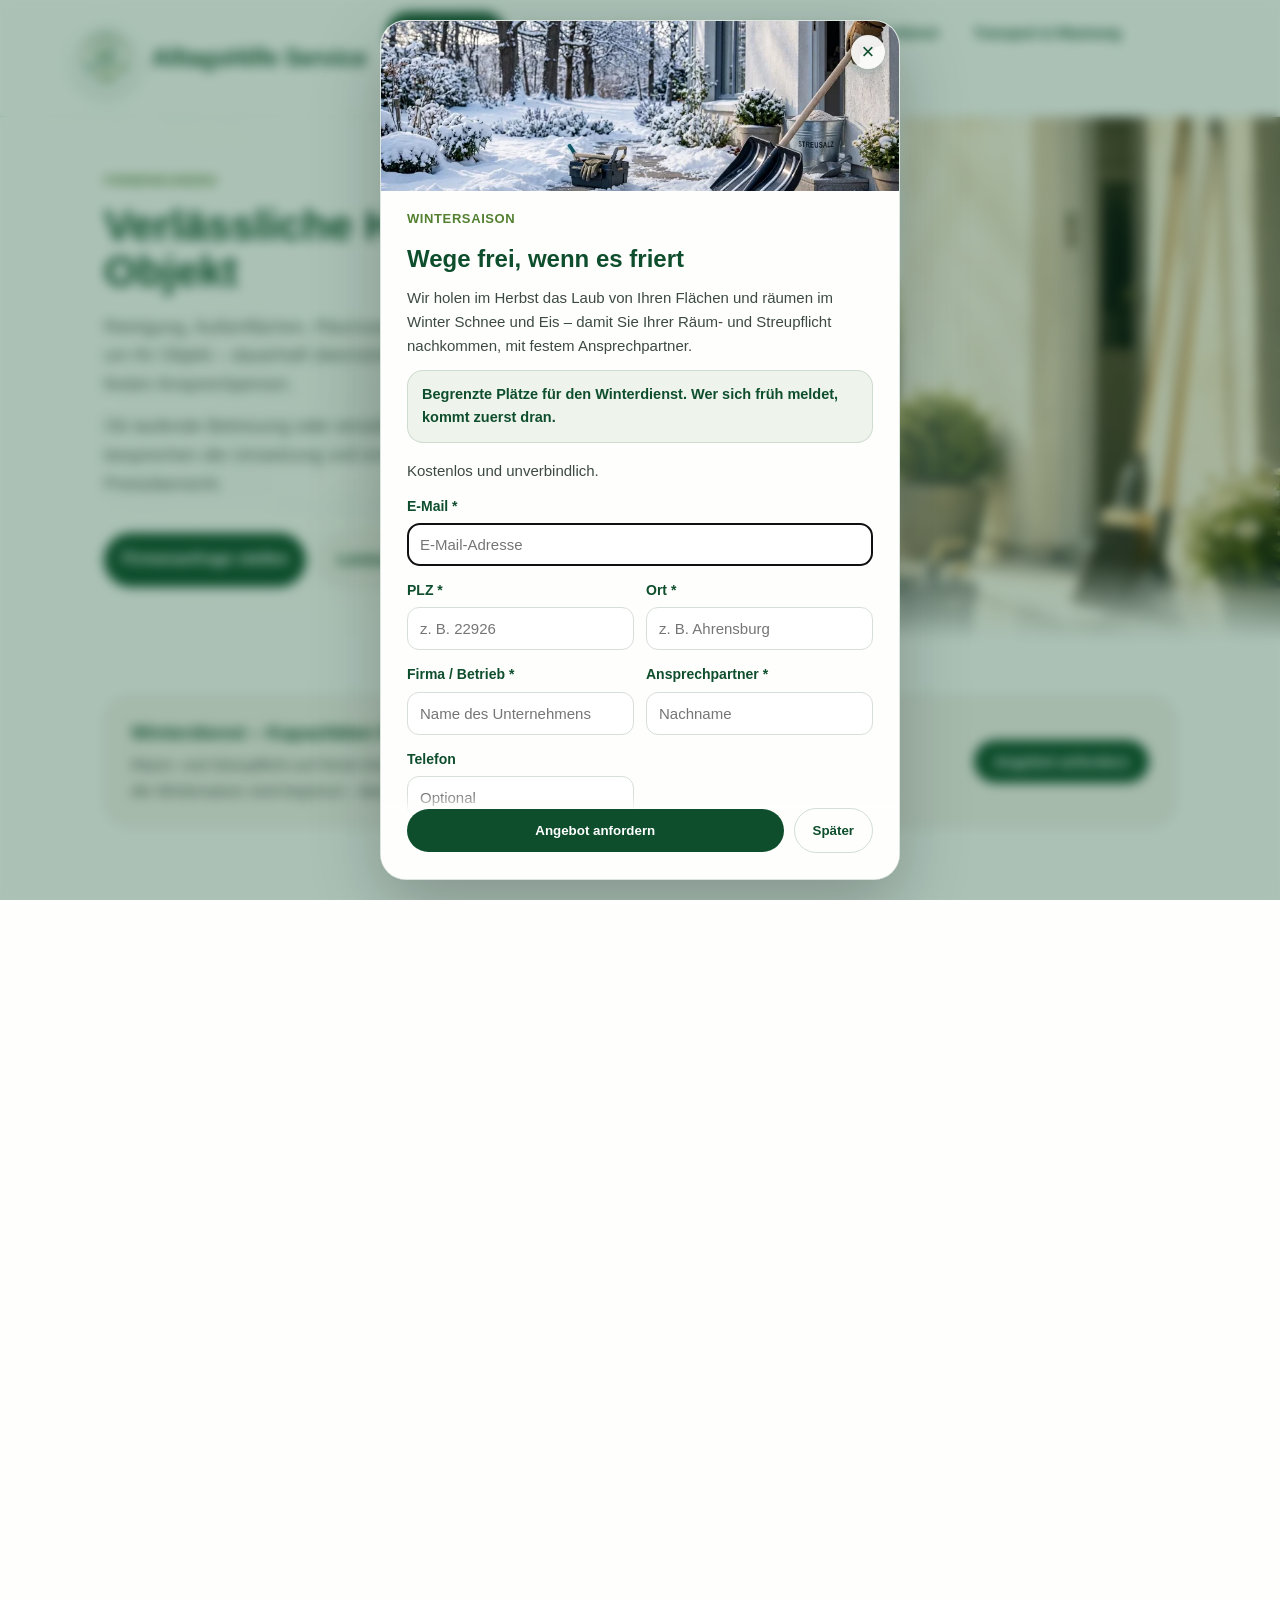
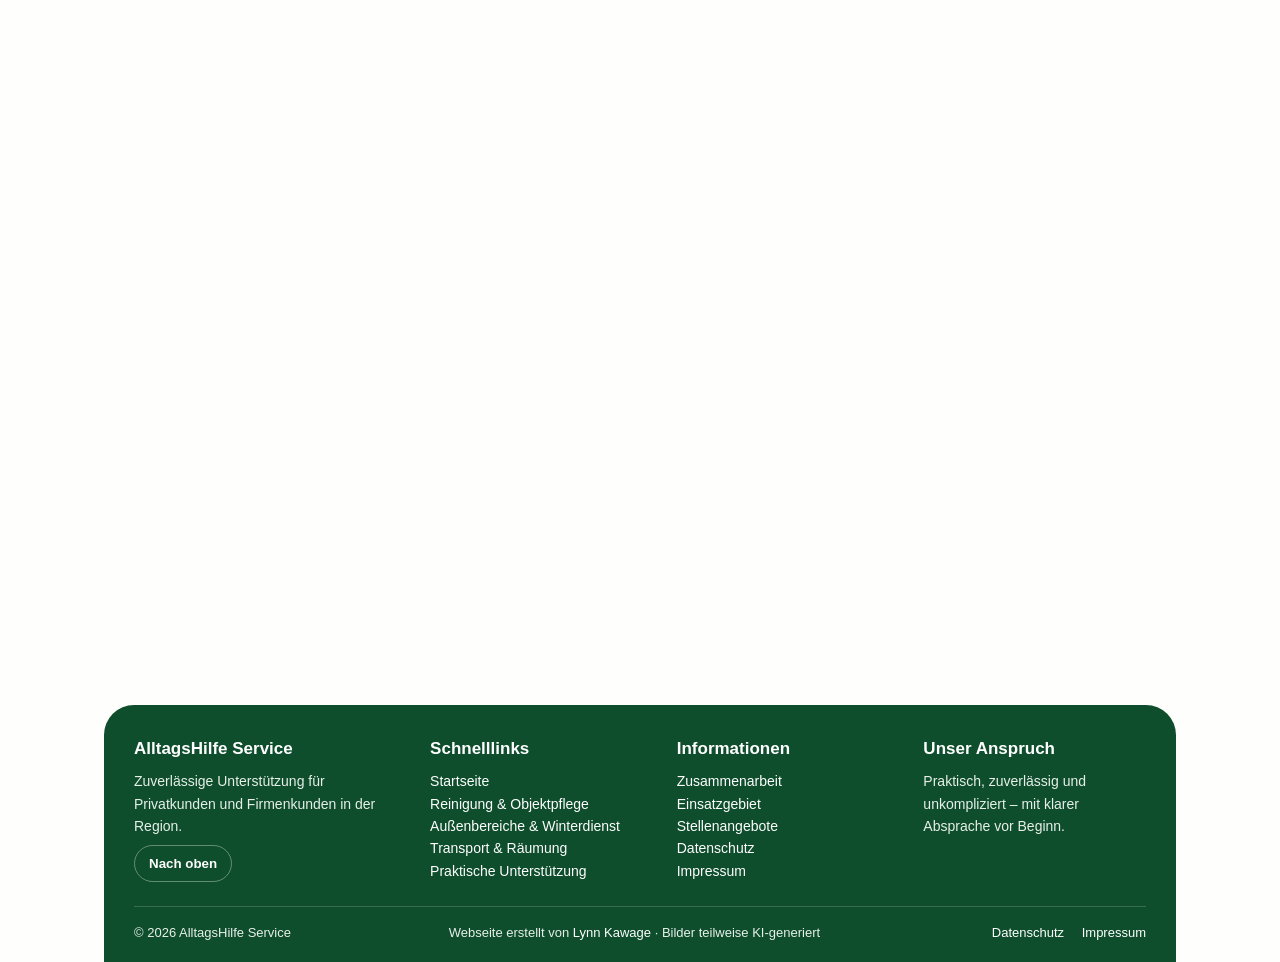
<file: firmen/index.html>
<!DOCTYPE html>
<html lang="de">
<head>
<meta charset="UTF-8">
<meta name="viewport" content="width=device-width, initial-scale=1.0">
<title>Gebäudereinigung in Bargteheide für Firmen | AlltagsHilfe Service</title>
<meta name="description" content="Reinigung, Außenpflege, Winterdienst und Räumung für Büros, Hausverwaltungen und Gewerbeobjekte in Bargteheide, Ahrensburg und Umgebung – nach festem Plan.">
<link rel="icon" type="image/png" href="../bilder/favicon.png">
<link rel="apple-touch-icon" href="../bilder/apple-touch-icon.png">
<link rel="canonical" href="https://service-alltagshilfe.de/firmen/">
<meta property="og:type" content="website">
<meta property="og:locale" content="de_DE">
<meta property="og:site_name" content="AlltagsHilfe Service">
<meta property="og:title" content="Gebäudereinigung in Bargteheide für Firmen | AlltagsHilfe Service">
<meta property="og:description" content="Reinigung, Außenpflege, Winterdienst und Räumung für Büros, Hausverwaltungen und Gewerbeobjekte in Bargteheide, Ahrensburg und Umgebung – nach festem Plan.">
<meta property="og:url" content="https://service-alltagshilfe.de/firmen/">
<meta property="og:image" content="https://service-alltagshilfe.de/bilder/firmen-hero.webp">
<meta name="twitter:card" content="summary_large_image">
<script type="application/ld+json">
{
 "@context": "https://schema.org",
 "@graph": [
  {
   "@type": "LocalBusiness",
   "@id": "https://service-alltagshilfe.de/#betrieb",
   "name": "AlltagsHilfe Service",
   "description": "Praktische Unterstützung im Alltag, Reinigung, Gartenpflege, Winterdienst, Transport und Entrümpelung für Privathaushalte und Firmen in Bargteheide, Ahrensburg und Umgebung.",
   "url": "https://service-alltagshilfe.de/",
   "telephone": "+49 1522 9546946",
   "email": "info@service-alltagshilfe.de",
   "image": "https://service-alltagshilfe.de/bilder/Logo.webp",
   "logo": "https://service-alltagshilfe.de/bilder/Logo.webp",
   "founder": {
    "@type": "Person",
    "name": "Mohammed Alaa Sarhan"
   },
   "address": {
    "@type": "PostalAddress",
    "streetAddress": "Mühlenstraße 7",
    "postalCode": "22941",
    "addressLocality": "Bargteheide",
    "addressRegion": "Schleswig-Holstein",
    "addressCountry": "DE"
   },
   "areaServed": [
    {
     "@type": "City",
     "name": "Bargteheide"
    },
    {
     "@type": "City",
     "name": "Ahrensburg"
    },
    {
     "@type": "City",
     "name": "Großhansdorf"
    },
    {
     "@type": "City",
     "name": "Ammersbek"
    },
    {
     "@type": "City",
     "name": "Bad Oldesloe"
    },
    {
     "@type": "City",
     "name": "Hamburg"
    }
   ],
   "knowsLanguage": [
    "de"
   ],
   "priceRange": "€€",
   "hasOfferCatalog": {
    "@type": "OfferCatalog",
    "name": "Leistungen",
    "itemListElement": [
     {
      "@type": "Offer",
      "itemOffered": {
       "@type": "Service",
       "name": "Alltagsbegleitung"
      }
     },
     {
      "@type": "Offer",
      "itemOffered": {
       "@type": "Service",
       "name": "Begleitung zu Terminen"
      }
     },
     {
      "@type": "Offer",
      "itemOffered": {
       "@type": "Service",
       "name": "Einkaufshilfe"
      }
     },
     {
      "@type": "Offer",
      "itemOffered": {
       "@type": "Service",
       "name": "Haushaltshilfe"
      }
     },
     {
      "@type": "Offer",
      "itemOffered": {
       "@type": "Service",
       "name": "Reinigung"
      }
     },
     {
      "@type": "Offer",
      "itemOffered": {
       "@type": "Service",
       "name": "Büroreinigung"
      }
     },
     {
      "@type": "Offer",
      "itemOffered": {
       "@type": "Service",
       "name": "Treppenhausreinigung"
      }
     },
     {
      "@type": "Offer",
      "itemOffered": {
       "@type": "Service",
       "name": "Bauendreinigung"
      }
     },
     {
      "@type": "Offer",
      "itemOffered": {
       "@type": "Service",
       "name": "Gartenpflege"
      }
     },
     {
      "@type": "Offer",
      "itemOffered": {
       "@type": "Service",
       "name": "Rasenmähen"
      }
     },
     {
      "@type": "Offer",
      "itemOffered": {
       "@type": "Service",
       "name": "Laubentfernung"
      }
     },
     {
      "@type": "Offer",
      "itemOffered": {
       "@type": "Service",
       "name": "Winterdienst"
      }
     },
     {
      "@type": "Offer",
      "itemOffered": {
       "@type": "Service",
       "name": "Transport"
      }
     },
     {
      "@type": "Offer",
      "itemOffered": {
       "@type": "Service",
       "name": "Entrümpelung"
      }
     },
     {
      "@type": "Offer",
      "itemOffered": {
       "@type": "Service",
       "name": "Haushaltsauflösung"
      }
     }
    ]
   }
  },
  {
   "@type": "BreadcrumbList",
   "itemListElement": [
    {
     "@type": "ListItem",
     "position": 1,
     "name": "Startseite",
     "item": "https://service-alltagshilfe.de/"
    },
    {
     "@type": "ListItem",
     "position": 2,
     "name": "Firmenkunden",
     "item": "https://service-alltagshilfe.de/firmen/"
    }
   ]
  }
 ]
}
</script>

<link rel="stylesheet" href="../assets/stil-haupt.css">

<style>
.hero{--hero-bild:url("../bilder/firmen-hero.webp")}

/* .service img stammt von der Privatseite, wo die Leistungsbilder
   direkte Kinder der Kachel sind. Hier gibt es Bilder nur in der
   Saison-Kachel - dort gilt weiterhin die Groesse aus .service-duo. */
.service-duo img{min-height:0}
@media(max-width:900px){
  .service-duo img{min-height:0}
}
</style>
</head>

<body>

<header class="header" id="oben">
  <div class="header-inner">
    <a class="brand" href="../">
      <img src="../bilder/Logo.webp" alt="AlltagsHilfe Service Logo">
      <span>AlltagsHilfe Service</span>
    </a>


    <button class="mobile-menu-toggle" type="button" aria-label="Menü öffnen" aria-expanded="false">Menü</button>

    <nav class="nav">
      <a href="../" class="home-btn">Zur Startseite</a>
      <a href="reinigung/">Reinigung & Objektpflege</a>
      <a href="aussenbereiche/">Außenbereiche & Winterdienst</a>
      <a href="transport-raeumung/">Transport & Räumung</a>
      <a href="unterstuetzung/">Praktische Unterstützung</a>

      <div class="dropdown">
        <button class="dropbtn">Kontakt ▾</button>
        <div class="dropdown-content">
          <a href="#kontakt">Kontaktformular</a>
          <a href="tel:+4915229546946">Telefon</a>
          <a href="mailto:info@service-alltagshilfe.de">E-Mail</a>
          <a href="https://wa.me/4915229546946" target="_blank">WhatsApp</a>
        </div>
      </div>
    </nav>
  </div>
</header>

<div class="wrap">

<section class="hero reveal" id="ueberblick">
  <div class="hero-content">
    <div class="kicker">Firmenkunden</div>

    <h1>Verlässliche Hände für Ihr Objekt</h1>

<p class="lead">
  Reinigung, Außenflächen, Räumung und die praktischen Aufgaben rund um Ihr Objekt – dauerhaft übernommen, nach festem Plan und mit einer festen Ansprechperson.
</p>

<p class="lead">
  Ob laufende Betreuung oder einzelner Auftrag: Wir prüfen den Umfang, besprechen die Umsetzung und erstellen vor Beginn eine klare Preisübersicht.
</p>

    <div class="hero-actions">
      <a class="primary-link" href="#kontakt">Firmenanfrage stellen</a>
      <a class="secondary-link" href="#leistungen">Leistungen ansehen</a>
    </div>
  </div>
</section>

<div class="season-banner" id="saisonBanner">
  <div class="season-banner-text">
    <strong>Winterdienst – Kapazitäten für die Saison sichern</strong>
    <span>Räum- und Streupflicht auf Ihrem Grundstück, ohne eigenes Personal. Die Kapazitäten für die Wintersaison sind begrenzt – lassen Sie sich unverbindlich vormerken.</span>
  </div>
  <button class="season-banner-btn season-open" type="button">Angebot anfordern</button>
</div>

<section class="reveal" id="leistungen">
  <h2>Unsere Bereiche</h2>

<div class="bereich-gitter">
  <a class="bereich-karte kern" href="reinigung/">
    <h3>Reinigung & Objektpflege</h3>
    <p>Saubere Treppenhäuser, Büros und Gemeinschaftsflächen – regelmäßig oder einmalig. Vorher stimmen wir genau ab, welche Flächen betreut werden, wie oft und in welchem Umfang.</p>
    <ul class="bereich-stich"><li>Büroreinigung</li><li>Treppenhausreinigung</li><li>Gemeinschaftsbereiche</li><li>Bauendreinigung</li></ul>
    <span class="bereich-mehr">Mehr Informationen</span>
  </a>

  <a class="bereich-karte" href="aussenbereiche/">
    <h3>Außenbereiche & Winterdienst</h3>
    <p>Gepflegte Flächen und freie Wege, das ganze Jahr über.</p>
    <ul class="bereich-stich"><li>Außenpflege</li><li>Laub</li><li>Winterdienst</li></ul>
    <span class="bereich-mehr">Mehr Informationen</span>
  </a>

  <a class="bereich-karte" href="transport-raeumung/">
    <h3>Transport & Räumung</h3>
    <p>Flächen leeren, Sachen wegbringen, Ordnung herstellen.</p>
    <ul class="bereich-stich"><li>Räumung</li><li>Entrümpelung</li><li>Abholung & Transport</li></ul>
    <span class="bereich-mehr">Mehr Informationen</span>
  </a>

  <a class="bereich-karte" href="unterstuetzung/">
    <h3>Praktische Unterstützung</h3>
    <p>Botengänge, Fahrten und die kleinen Aufgaben am Objekt.</p>
    <ul class="bereich-stich"><li>Botengänge</li><li>Fahrten</li><li>Kurzfristiger Bedarf</li></ul>
    <span class="bereich-mehr">Mehr Informationen</span>
  </a>
</div>
</section>


<section class="reveal" id="zusammenarbeit">
  <h2>Zusammenarbeit</h2>

  <div class="process">
    <div class="process-card">
      <span>1</span>
      <h3>Anfrage</h3>
      <p>Sie beschreiben kurz, welche Unterstützung benötigt wird und wo der Einsatz stattfinden soll.</p>
    </div>

    <div class="process-card">
      <span>2</span>
      <h3>Einschätzung</h3>
      <p>Wir prüfen Aufwand, Verfügbarkeit und ob Fotos oder eine kurze Besichtigung sinnvoll sind.</p>
    </div>

    <div class="process-card">
      <span>3</span>
      <h3>Preisübersicht</h3>
      <p>Sie erhalten vor Beginn eine klare Übersicht auf Grundlage der besprochenen Leistung.</p>
    </div>

    <div class="process-card">
      <span>4</span>
      <h3>Umsetzung</h3>
      <p>Der Einsatz erfolgt nach Absprache mit klar definiertem Leistungsumfang.</p>
    </div>
  </div>

  <div class="info-box">
    <p>Der Regelfall ist die laufende Betreuung nach festem Plan. Einzelne Aufträge übernehmen wir ebenso, und wenn bei Ihnen jemand ausfällt, decken wir das mit ab.</p>
<p>Kommt kurzfristig etwas dazu, prüfen wir schnell, ob wir es zeitnah einschieben können, und sagen Ihnen ehrlich, was geht.</p>
<p>Bei regelmäßiger Zusammenarbeit sind schriftliche Vereinbarungen gerne möglich. Auf Wunsch können auch Verschwiegenheits&shy;erklärungen oder Geheimhaltungs&shy;vereinbarungen berücksichtigt werden. Eingesetzte Mitarbeitende können entsprechend zur Verschwiegenheit verpflichtet werden.</p>
<p>Sie wissen vorher genau, woran Sie sind: klare Preisübersicht, bevor es losgeht. Ändert sich etwas am Umfang, sprechen wir das vorher mit Ihnen ab.</p>
  </div>
</section>

<section class="reveal" id="einsatzgebiet">
  <h2>Einsatzgebiete</h2>

  <div class="area-section">
    <div>
      <div class="kicker">Regional für Sie unterwegs</div>
      <h3>Unsere Einsatzgebiete</h3>

      <p class="lead">
       Wir arbeiten in Ahrensburg, Bargteheide, Großhansdorf, Ammersbek, Bad Oldesloe, Hamburg und der näheren Umgebung.
      </p>

      <p class="extra-area">
        <strong>Ihr Ort ist nicht dabei?</strong><br>
        Schreiben Sie uns gerne. Wir prüfen, ob ein Einsatz auch bei Ihnen möglich ist.
      </p>
    </div>

    <div class="area-visual"></div>
  </div>
</section>

<section class="reveal" id="faq">
  <h2>FAQ</h2>
  <p class="lead">Was uns am häufigsten gefragt wird. Steht Ihre Frage nicht dabei, melden Sie sich einfach.</p>

  <div class="kicker faq-gruppe">Umfang einer Leistung</div>

<details class="lblock reveal" id="frage-1">
  <summary>
    <h3 class="lblock-titel">Gibt es eine Mindestdauer für einen Einsatz?</h3>
  </summary>
  <div class="lblock-text">
    <p>Nein, eine feste Mindestdauer gibt es bei uns grundsätzlich nicht. Der Umfang richtet sich danach, welche Leistung benötigt wird und wie viel Zeit dafür tatsächlich erforderlich ist.</p>
  </div>
</details>

<details class="lblock reveal" id="frage-2">
  <summary>
    <h3 class="lblock-titel">Wer stellt Reinigungsmittel und Geräte zur Verfügung?</h3>
  </summary>
  <div class="lblock-text">
    <p>Das hängt von der jeweiligen Leistung ab. Je nach Auftrag bringen wir die benötigten Reinigungsmittel und Geräte mit, oder wir stimmen vorher ab, dass vorhandene Mittel und Geräte verwendet werden. Bei speziellen, empfindlichen oder besonderen Oberflächen sagen Sie uns das bitte schon bei der Anfrage – dann planen wir die Reinigung von Anfang an passend.</p>
  </div>
</details>

<details class="lblock reveal" id="frage-3">
  <summary>
    <h3 class="lblock-titel">Was passiert, wenn während des Einsatzes zusätzliche Leistungen notwendig werden?</h3>
  </summary>
  <div class="lblock-text">
    <p>Wurde vor Beginn ein Festpreis vereinbart, bleibt dieser grundsätzlich bestehen. Stellt sich während des Einsatzes heraus, dass zusätzliche Leistungen nötig sind, die nicht zum ursprünglichen Auftrag gehören, besprechen und vereinbaren wir das vorher mit Ihnen. Entsteht eine Verzögerung oder zusätzliche Arbeitszeit durch uns selbst, berechnen wir Ihnen dafür keine zusätzlichen Kosten. Wurde kein Festpreis vereinbart und nach Zeit abgerechnet, gilt der vorher vereinbarte Stundenpreis.</p>
  </div>
</details>

  <div class="kicker faq-gruppe">Termine</div>

<details class="lblock reveal" id="frage-4">
  <summary>
    <h3 class="lblock-titel">Wie schnell bekomme ich einen Termin?</h3>
  </summary>
  <div class="lblock-text">
    <p>Termine vergeben wir individuell und nach vorheriger Vereinbarung. In der Regel bemühen wir uns, Ihnen innerhalb einer Woche einen passenden Termin anzubieten. Bei dringenden Anfragen nehmen Sie gern direkt Kontakt mit uns auf – wir prüfen dann, was kurzfristig möglich ist.</p>
  </div>
</details>

<details class="lblock reveal" id="frage-5">
  <summary>
    <h3 class="lblock-titel">Sind Termine am Wochenende oder an Feiertagen möglich?</h3>
  </summary>
  <div class="lblock-text">
    <p>Termine am Wochenende oder an Feiertagen sind nach Verfügbarkeit und vorheriger Vereinbarung möglich. Je nach Leistung kann dafür eine gesonderte Preis- oder Terminvereinbarung erforderlich sein.</p>
  </div>
</details>

<details class="lblock reveal" id="frage-6">
  <summary>
    <h3 class="lblock-titel">Was passiert bei einer kurzfristigen Absage?</h3>
  </summary>
  <div class="lblock-text">
    <p>Wir bitten darum, vereinbarte Termine möglichst frühzeitig abzusagen. So können wir die Zeit anders einplanen und Ihnen zügig einen Ersatztermin anbieten.</p>
  </div>
</details>

<details class="lblock reveal" id="frage-7">
  <summary>
    <h3 class="lblock-titel">Was passiert, wenn AlltagsHilfe Service krankheitsbedingt einen Termin nicht wahrnehmen kann?</h3>
  </summary>
  <div class="lblock-text">
    <p>Kann eine vereinbarte Leistung wegen Krankheit oder aus einem anderen wichtigen Grund nicht wie geplant durchgeführt werden, bemühen wir uns nach Möglichkeit um eine Ersatzkraft. Ist das nicht möglich, stimmen wir schnellstmöglich einen Ersatztermin mit Ihnen ab.</p>
  </div>
</details>

  <div class="kicker faq-gruppe">Preise und Abrechnung</div>

<details class="lblock reveal" id="frage-8">
  <summary>
    <h3 class="lblock-titel">Wie wird die Leistung abgerechnet?</h3>
  </summary>
  <div class="lblock-text">
    <p>Die Abrechnung erfolgt grundsätzlich nach der tatsächlich erbrachten Leistung. Wurde für eine Leistung vor Beginn ein Festpreis vereinbart, gilt selbstverständlich der vereinbarte Preis.</p>
  </div>
</details>

<details class="lblock reveal" id="frage-9">
  <summary>
    <h3 class="lblock-titel">Wie kann ich bezahlen?</h3>
  </summary>
  <div class="lblock-text">
    <p>Unternehmen erhalten eine Rechnung und können diese per Überweisung bezahlen. Privatkundinnen und Privatkunden können die Leistung vor Ort bar oder mit Karte bezahlen.</p>
  </div>
</details>

  <div class="kicker faq-gruppe">Vor Ort</div>

<details class="lblock reveal" id="frage-10">
  <summary>
    <h3 class="lblock-titel">Ist eine Schlüsselübergabe möglich?</h3>
  </summary>
  <div class="lblock-text">
    <p>Eine Schlüsselübergabe kann nach vorheriger Absprache möglich sein. Die Einzelheiten zur Übergabe und Rückgabe vereinbaren wir individuell mit Ihnen. Wo ein Schlüssel für die Leistung erforderlich ist, gehen wir damit transparent und verantwortungsvoll um.</p>
  </div>
</details>

<details class="lblock reveal" id="frage-11">
  <summary>
    <h3 class="lblock-titel">Wie wird die erbrachte Leistung dokumentiert?</h3>
  </summary>
  <div class="lblock-text">
    <p>Bei bestimmten Leistungen und insbesondere bei regelmäßigen Einsätzen kann die Durchführung durch eine kurze Dokumentation festgehalten werden – sofern sinnvoll und vereinbart, auch durch Fotos. Fotos entstehen nicht bei jedem Einsatz. Auf einen verantwortungsvollen Umgang mit personenbezogenen Daten und auf Ihre Privatsphäre achten wir dabei.</p>
  </div>
</details>

  <div class="kicker faq-gruppe">Winterdienst</div>

<details class="lblock reveal" id="frage-12">
  <summary>
    <h3 class="lblock-titel">Wie funktioniert der Winterdienst?</h3>
  </summary>
  <div class="lblock-text">
    <p>Winterdienstleistungen sollten rechtzeitig und möglichst schriftlich angefragt und vereinbart werden. Leistungsumfang, Zeitraum, Einsatz und Preis legen wir individuell fest und halten sie schriftlich fest. Dadurch ist für beide Seiten klar geregelt, welche Leistungen übernommen werden.</p>
  </div>
</details>

<script type="application/ld+json">
{
 "@context": "https://schema.org",
 "@type": "FAQPage",
 "mainEntity": [
  {
   "@type": "Question",
   "name": "Gibt es eine Mindestdauer für einen Einsatz?",
   "acceptedAnswer": {
    "@type": "Answer",
    "text": "Nein, eine feste Mindestdauer gibt es bei uns grundsätzlich nicht. Der Umfang richtet sich danach, welche Leistung benötigt wird und wie viel Zeit dafür tatsächlich erforderlich ist."
   }
  },
  {
   "@type": "Question",
   "name": "Wer stellt Reinigungsmittel und Geräte zur Verfügung?",
   "acceptedAnswer": {
    "@type": "Answer",
    "text": "Das hängt von der jeweiligen Leistung ab. Je nach Auftrag bringen wir die benötigten Reinigungsmittel und Geräte mit, oder wir stimmen vorher ab, dass vorhandene Mittel und Geräte verwendet werden. Bei speziellen, empfindlichen oder besonderen Oberflächen sagen Sie uns das bitte schon bei der Anfrage – dann planen wir die Reinigung von Anfang an passend."
   }
  },
  {
   "@type": "Question",
   "name": "Was passiert, wenn während des Einsatzes zusätzliche Leistungen notwendig werden?",
   "acceptedAnswer": {
    "@type": "Answer",
    "text": "Wurde vor Beginn ein Festpreis vereinbart, bleibt dieser grundsätzlich bestehen. Stellt sich während des Einsatzes heraus, dass zusätzliche Leistungen nötig sind, die nicht zum ursprünglichen Auftrag gehören, besprechen und vereinbaren wir das vorher mit Ihnen. Entsteht eine Verzögerung oder zusätzliche Arbeitszeit durch uns selbst, berechnen wir Ihnen dafür keine zusätzlichen Kosten. Wurde kein Festpreis vereinbart und nach Zeit abgerechnet, gilt der vorher vereinbarte Stundenpreis."
   }
  },
  {
   "@type": "Question",
   "name": "Wie schnell bekomme ich einen Termin?",
   "acceptedAnswer": {
    "@type": "Answer",
    "text": "Termine vergeben wir individuell und nach vorheriger Vereinbarung. In der Regel bemühen wir uns, Ihnen innerhalb einer Woche einen passenden Termin anzubieten. Bei dringenden Anfragen nehmen Sie gern direkt Kontakt mit uns auf – wir prüfen dann, was kurzfristig möglich ist."
   }
  },
  {
   "@type": "Question",
   "name": "Sind Termine am Wochenende oder an Feiertagen möglich?",
   "acceptedAnswer": {
    "@type": "Answer",
    "text": "Termine am Wochenende oder an Feiertagen sind nach Verfügbarkeit und vorheriger Vereinbarung möglich. Je nach Leistung kann dafür eine gesonderte Preis- oder Terminvereinbarung erforderlich sein."
   }
  },
  {
   "@type": "Question",
   "name": "Was passiert bei einer kurzfristigen Absage?",
   "acceptedAnswer": {
    "@type": "Answer",
    "text": "Wir bitten darum, vereinbarte Termine möglichst frühzeitig abzusagen. So können wir die Zeit anders einplanen und Ihnen zügig einen Ersatztermin anbieten."
   }
  },
  {
   "@type": "Question",
   "name": "Was passiert, wenn AlltagsHilfe Service krankheitsbedingt einen Termin nicht wahrnehmen kann?",
   "acceptedAnswer": {
    "@type": "Answer",
    "text": "Kann eine vereinbarte Leistung wegen Krankheit oder aus einem anderen wichtigen Grund nicht wie geplant durchgeführt werden, bemühen wir uns nach Möglichkeit um eine Ersatzkraft. Ist das nicht möglich, stimmen wir schnellstmöglich einen Ersatztermin mit Ihnen ab."
   }
  },
  {
   "@type": "Question",
   "name": "Wie wird die Leistung abgerechnet?",
   "acceptedAnswer": {
    "@type": "Answer",
    "text": "Die Abrechnung erfolgt grundsätzlich nach der tatsächlich erbrachten Leistung. Wurde für eine Leistung vor Beginn ein Festpreis vereinbart, gilt selbstverständlich der vereinbarte Preis."
   }
  },
  {
   "@type": "Question",
   "name": "Wie kann ich bezahlen?",
   "acceptedAnswer": {
    "@type": "Answer",
    "text": "Unternehmen erhalten eine Rechnung und können diese per Überweisung bezahlen. Privatkundinnen und Privatkunden können die Leistung vor Ort bar oder mit Karte bezahlen."
   }
  },
  {
   "@type": "Question",
   "name": "Ist eine Schlüsselübergabe möglich?",
   "acceptedAnswer": {
    "@type": "Answer",
    "text": "Eine Schlüsselübergabe kann nach vorheriger Absprache möglich sein. Die Einzelheiten zur Übergabe und Rückgabe vereinbaren wir individuell mit Ihnen. Wo ein Schlüssel für die Leistung erforderlich ist, gehen wir damit transparent und verantwortungsvoll um."
   }
  },
  {
   "@type": "Question",
   "name": "Wie wird die erbrachte Leistung dokumentiert?",
   "acceptedAnswer": {
    "@type": "Answer",
    "text": "Bei bestimmten Leistungen und insbesondere bei regelmäßigen Einsätzen kann die Durchführung durch eine kurze Dokumentation festgehalten werden – sofern sinnvoll und vereinbart, auch durch Fotos. Fotos entstehen nicht bei jedem Einsatz. Auf einen verantwortungsvollen Umgang mit personenbezogenen Daten und auf Ihre Privatsphäre achten wir dabei."
   }
  },
  {
   "@type": "Question",
   "name": "Wie funktioniert der Winterdienst?",
   "acceptedAnswer": {
    "@type": "Answer",
    "text": "Winterdienstleistungen sollten rechtzeitig und möglichst schriftlich angefragt und vereinbart werden. Leistungsumfang, Zeitraum, Einsatz und Preis legen wir individuell fest und halten sie schriftlich fest. Dadurch ist für beide Seiten klar geregelt, welche Leistungen übernommen werden."
   }
  }
 ]
}
</script>
</section>

<section class="contact reveal" id="kontakt">
  <h2>Kontakt & Firmenanfrage</h2>
  <p class="lead">Beschreiben Sie kurz den Bedarf. Wir melden uns schnellstmöglich zurück und prüfen, wie wir unterstützen können.</p>

  <div class="contact-layout">
    <form action="https://script.google.com/macros/s/AKfycbz1YPu4Li35oDFT2PgT2KvrZMiKJifDhXhaCYYgxw2u6NItMKRaMivm9UirW2e2hZPQ5A/exec" method="POST" autocomplete="on" class="ajax-form" data-button-text="Firmenanfrage senden">
  <input type="hidden" name="form_type" value="firmen">
  <input type="text" name="website" style="display:none">

  <div class="form-field">
    <label>Firma / Betrieb *</label>
    <input name="Firma" maxlength="90" autocomplete="organization" placeholder="Name des Unternehmens" required data-error="Bitte Firma oder Betrieb eingeben.">
    <small class="error-message"></small>
  </div>

  <div class="row">
    <div class="form-field">
      <label>Vorname</label>
      <input name="Vorname" maxlength="60" autocomplete="given-name" placeholder="Optional">
      <small class="error-message"></small>
    </div>

    <div class="form-field">
      <label>Nachname *</label>
      <input name="Nachname" maxlength="80" autocomplete="family-name" placeholder="Nachname des Ansprechpartners" required data-error="Bitte Nachname eingeben.">
      <small class="error-message"></small>
    </div>
  </div>

  <div class="row">
    <div class="form-field">
      <label>E-Mail *</label>
      <input name="E-Mail" type="email" maxlength="90" autocomplete="email" placeholder="E-Mail-Adresse" required data-error="Bitte eine gültige E-Mail-Adresse eingeben.">
      <small class="error-message"></small>
    </div>

    <div class="form-field">
      <label>Telefon</label>
      <input name="Telefon" type="tel" inputmode="tel" maxlength="25" autocomplete="tel" placeholder="Telefonnummer" pattern="[0-9+()/\-\s]{6,25}" data-error="Bitte eine gültige Telefonnummer ohne Buchstaben eingeben.">
      <small class="error-message"></small>
    </div>
  </div>

  <div class="form-field">
    <label>Rückruf gewünscht?</label>
    <select name="Rueckruf" class="callback-select">
      <option value="Nein">Nein</option>
      <option value="Ja">Ja, bitte zurückrufen</option>
    </select>
    <small class="error-message"></small>
  </div>

  <div class="row">
    <div class="form-field">
      <label>PLZ *</label>
      <input name="PLZ" inputmode="numeric" maxlength="5" autocomplete="postal-code" placeholder="z. B. 22926" pattern="[0-9]{5}" required data-error="Bitte eine gültige 5-stellige PLZ eingeben.">
      <small class="error-message"></small>
    </div>

    <div class="form-field">
      <label>Ort *</label>
      <input name="Ort" maxlength="60" autocomplete="address-level2" placeholder="z. B. Ahrensburg" required data-error="Bitte Ort eingeben.">
      <small class="error-message"></small>
    </div>
  </div>

  <div class="form-field">
    <label>Gewünschter Bereich *</label>
    <select name="Leistung" required data-error="Bitte gewünschten Bereich auswählen.">
      <option value="">Bitte auswählen</option>
      <option>Reinigung & Pflege von Flächen</option>
      <option>Bauendreinigung</option>
      <option>Räumung & Ordnung schaffen</option>
      <option>Gartenpflege & Außenbereiche</option>
      <option>Laubentfernung &amp; Winterdienst</option>
      <option>Weitere praktische Unterstützung</option>
      <option>Noch unklar / bitte beraten</option>
    </select>
    <small class="error-message"></small>
  </div>

  <div class="form-field">
    <label>Art des Einsatzes</label>
    <select name="Einsatzart">
      <option value="">Bitte auswählen</option>
      <option>Einmaliger Einsatz</option>
      <option>Regelmäßige Unterstützung</option>
      <option>Kurzfristige Unterstützung</option>
      <option>Noch offen</option>
    </select>
    <small class="error-message"></small>
  </div>

  <div class="form-field">
    <label>Wunschtermin</label>
    <input name="Wunschtermin" type="date" class="date-field">
    <small class="error-message"></small>
  </div>

  <div class="form-field">
    <label>Wie haben Sie uns gefunden?</label>
    <select name="Gefunden" class="found-select">
      <option value="">Bitte auswählen</option>
      <option>Google</option>
      <option>Facebook</option>
      <option>Instagram</option>
      <option>Empfehlung</option>
      <option>Flyer</option>
      <option>eBay Kleinanzeigen</option>
      <option>WhatsApp / Kontaktkarte</option>
      <option>Sonstiges</option>
    </select>
    <small class="error-message"></small>
  </div>

  <div class="form-field found-other-wrap" style="display:none">
    <label>Bitte kurz angeben</label>
    <input name="GefundenSonstiges" maxlength="80" placeholder="z. B. Nachbar, Verein, Firma, Sonstiges" data-error="Bitte kurz angeben.">
    <small class="error-message"></small>
  </div>

  <div class="form-field">
    <label>Nachricht *</label>
    <textarea name="Nachricht" maxlength="900" placeholder="Beschreiben Sie kurz den Auftrag, die Fläche, den Zustand oder wichtige Hinweise." required data-error="Bitte Nachricht eingeben."></textarea>
    <small class="field-hint char-counter">0 / 900 Zeichen</small>
    <small class="error-message"></small>
  </div>

  <div class="form-field">
    <label class="checkline">
      <input type="checkbox" name="Datenschutz" value="Akzeptiert" required data-error="Bitte Datenschutzerklärung bestätigen.">
      <span>Ich habe die <a href="../datenschutz/" target="_blank">Datenschutzerklärung</a> gelesen und stimme der Verarbeitung meiner Angaben zur Bearbeitung meiner Anfrage zu. *</span>
    </label>
    <small class="error-message"></small>
  </div>

  <button class="btn submit-btn" type="submit">Firmenanfrage senden</button>
</form>
    <div class="side-contact">
      <a class="contact-card" href="tel:+4915229546946"><strong>Telefon</strong><span>+49 1522 9546946</span></a>
      <a class="contact-card" href="mailto:info@service-alltagshilfe.de?subject=Firmenanfrage%20AlltagsHilfe%20Service"><strong>E-Mail</strong><span>info@service-alltagshilfe.de</span></a>
      <a class="contact-card" href="https://wa.me/4915229546946" target="_blank"><strong>WhatsApp</strong><span>Nachricht schreiben</span></a>

      <a class="qr-box qr-link" href="https://wa.me/4915229546946" target="_blank" rel="noopener">
        <img src="../bilder/whatsapp-qr.jpg" alt="WhatsApp QR-Code" width="304" height="304" loading="lazy" decoding="async">
        <h3>WhatsApp QR-Code</h3>
        <p>QR-Code scannen und Informationen oder Bilder zum Auftrag direkt senden.</p>
      </a>
    </div>
  </div>
</section>

<footer class="footer">
  <div class="footer-main">
    <div>
      <h3>AlltagsHilfe Service</h3>
      <p>Zuverlässige Unterstützung für Privatkunden und Firmenkunden in der Region.</p>
      <button class="top-link back-to-top" type="button">Nach oben</button>
    </div>

    <div>
      <h3>Schnelllinks</h3>
      <ul>
        <li><a href="../">Startseite</a></li>
        <li><a href="reinigung/">Reinigung & Objektpflege</a></li>
        <li><a href="aussenbereiche/">Außenbereiche & Winterdienst</a></li>
        <li><a href="transport-raeumung/">Transport & Räumung</a></li>
        <li><a href="unterstuetzung/">Praktische Unterstützung</a></li>
      </ul>
    </div>

    <div>
      <h3>Informationen</h3>
      <ul>
        <li><a href="#zusammenarbeit">Zusammenarbeit</a></li>
        <li><a href="#einsatzgebiet">Einsatzgebiet</a></li>
        <li><a href="../stellen/">Stellenangebote</a></li>
        <li><a href="../datenschutz/">Datenschutz</a></li>
        <li><a href="../impressum/">Impressum</a></li>
      </ul>
    </div>

    <div>
      <h3>Unser Anspruch</h3>
      <p>Praktisch, zuverlässig und unkompliziert – mit klarer Absprache vor Beginn.</p>
    </div>
  </div>

  <div class="footer-bottom">
    <span>© 2026 AlltagsHilfe Service</span>
    <span>Webseite erstellt von <a class="credit-link" href="https://alaasar58.github.io/Lynn-portfolio/" target="_blank" rel="noopener">Lynn Kawage</a> · Bilder teilweise KI-generiert</span>
    <span>
      <a href="../datenschutz/">Datenschutz</a>
      <a href="../impressum/">Impressum</a>
    </span>
  </div>
</footer>

</div>
  
<div class="season-popup" id="saisonPopup" role="dialog" aria-modal="true" aria-labelledby="saisonTitel">
  <div class="season-box">
    <button class="season-close season-dismiss" type="button" aria-label="Fenster schließen">&times;</button>

    <div class="season-visual">
      <img src="../bilder/saison-schnee.webp" alt="Frisch geräumter und gestreuter Weg im Schnee" width="520" height="150" decoding="async">
    </div>

    <div class="kicker">Wintersaison</div>
    <h3 id="saisonTitel">Wege frei, wenn es friert</h3>

    <p>
      Wir holen im Herbst das Laub von Ihren Flächen und räumen im Winter Schnee und Eis – damit Sie Ihrer Räum- und Streupflicht nachkommen, mit festem Ansprechpartner.
    </p>

    <div class="season-note">
      Begrenzte Plätze für den Winterdienst. Wer sich früh meldet, kommt zuerst dran.
    </div>

    <p class="season-hint">
      Kostenlos und unverbindlich.
    </p>

    <form action="https://script.google.com/macros/s/AKfycbz1YPu4Li35oDFT2PgT2KvrZMiKJifDhXhaCYYgxw2u6NItMKRaMivm9UirW2e2hZPQ5A/exec" method="POST" autocomplete="on" class="ajax-form season-form" data-button-text="Angebot anfordern">
      <!-- Bewusst exakt dieselben Feldnamen wie im Kontaktformular weiter unten:
           das Google-Skript erwartet diesen Satz, zusaetzliche oder fehlende
           Felder lassen die Zeile in der Tabelle nicht ankommen. -->
      <input type="hidden" name="form_type" value="firmen">
      <input type="hidden" name="Leistung" value="Vormerkung Winterdienst">
      <input type="hidden" name="Gefunden" value="Saison-Fenster Firmenkunden">
      <input type="hidden" name="GefundenSonstiges" value="">
      <input type="hidden" name="Vorname" value="">
      <input type="hidden" name="Rueckruf" value="Nein">
      <input type="hidden" name="Wunschtermin" value="">
      <input type="hidden" name="Einsatzart" value="">
      <input type="hidden" name="Nachricht" value="">
      <input type="text" name="website" style="display:none">

      <div class="form-field">
        <label>E-Mail *</label>
        <input name="E-Mail" type="email" maxlength="90" autocomplete="email" placeholder="E-Mail-Adresse" required data-error="Bitte eine gültige E-Mail-Adresse eingeben.">
        <small class="error-message"></small>
      </div>

      <div class="row">
        <div class="form-field">
          <label>PLZ *</label>
          <input name="PLZ" inputmode="numeric" maxlength="5" autocomplete="postal-code" placeholder="z. B. 22926" pattern="[0-9]{5}" required data-error="Bitte eine gültige 5-stellige PLZ eingeben.">
          <small class="error-message"></small>
        </div>

        <div class="form-field">
          <label>Ort *</label>
          <input name="Ort" maxlength="60" autocomplete="address-level2" placeholder="z. B. Ahrensburg" required data-error="Bitte Ort eingeben.">
          <small class="error-message"></small>
        </div>
      </div>

      <div class="row">
        <div class="form-field">
          <label>Firma / Betrieb *</label>
          <input name="Firma" maxlength="90" autocomplete="organization" placeholder="Name des Unternehmens" required data-error="Bitte Firma oder Betrieb eingeben.">
          <small class="error-message"></small>
        </div>

        <div class="form-field">
          <label>Ansprechpartner *</label>
          <input name="Nachname" maxlength="80" autocomplete="family-name" placeholder="Nachname" required data-error="Bitte Ansprechpartner eingeben.">
          <small class="error-message"></small>
        </div>
      </div>

      <div class="row">
        <div class="form-field">
          <label>Telefon</label>
          <input name="Telefon" type="tel" inputmode="tel" maxlength="25" autocomplete="tel" placeholder="Optional" pattern="[0-9+()/\-\s]{6,25}" data-error="Bitte eine gültige Telefonnummer ohne Buchstaben eingeben.">
          <small class="error-message"></small>
        </div>
      </div>

      <div class="form-field">
        <label class="checkline">
          <input type="checkbox" name="Datenschutz" value="Akzeptiert" required data-error="Bitte Datenschutzerklärung bestätigen.">
          <span>Ich habe die <a href="../datenschutz/" target="_blank">Datenschutzerklärung</a> gelesen und stimme der Verarbeitung meiner Angaben zur Erstellung eines Angebots zu. *</span>
        </label>
        <small class="error-message"></small>
      </div>

      <div class="form-field">
        <label class="checkline">
          <input type="checkbox" value="Ja" class="season-consent">
          <span>Freiwillig: Ich möchte auch künftig Saison-Angebote per E-Mail erhalten. Diese Einwilligung kann ich jederzeit formlos widerrufen.</span>
        </label>
        <small class="error-message"></small>
      </div>

      <div class="season-actions">
        <button class="btn submit-btn" type="submit">Angebot anfordern</button>
        <button class="season-later season-dismiss" type="button">Später</button>
      </div>
    </form>
  </div>
</div>

<div class="form-popup" id="formPopup">
  <div class="form-popup-box">
    <div class="form-popup-icon" id="popupIcon">✓</div>
    <h3 id="popupTitle">Anfrage gesendet</h3>
    <p id="popupMessage">Vielen Dank. Ihre Anfrage wurde übermittelt. Wir melden uns schnellstmöglich zurück.</p>
    <button class="popup-btn" type="button" id="popupClose">Fertig</button>
  </div>
</div>

<script src="../assets/seite.js"></script>
</body>
</html>
</file>
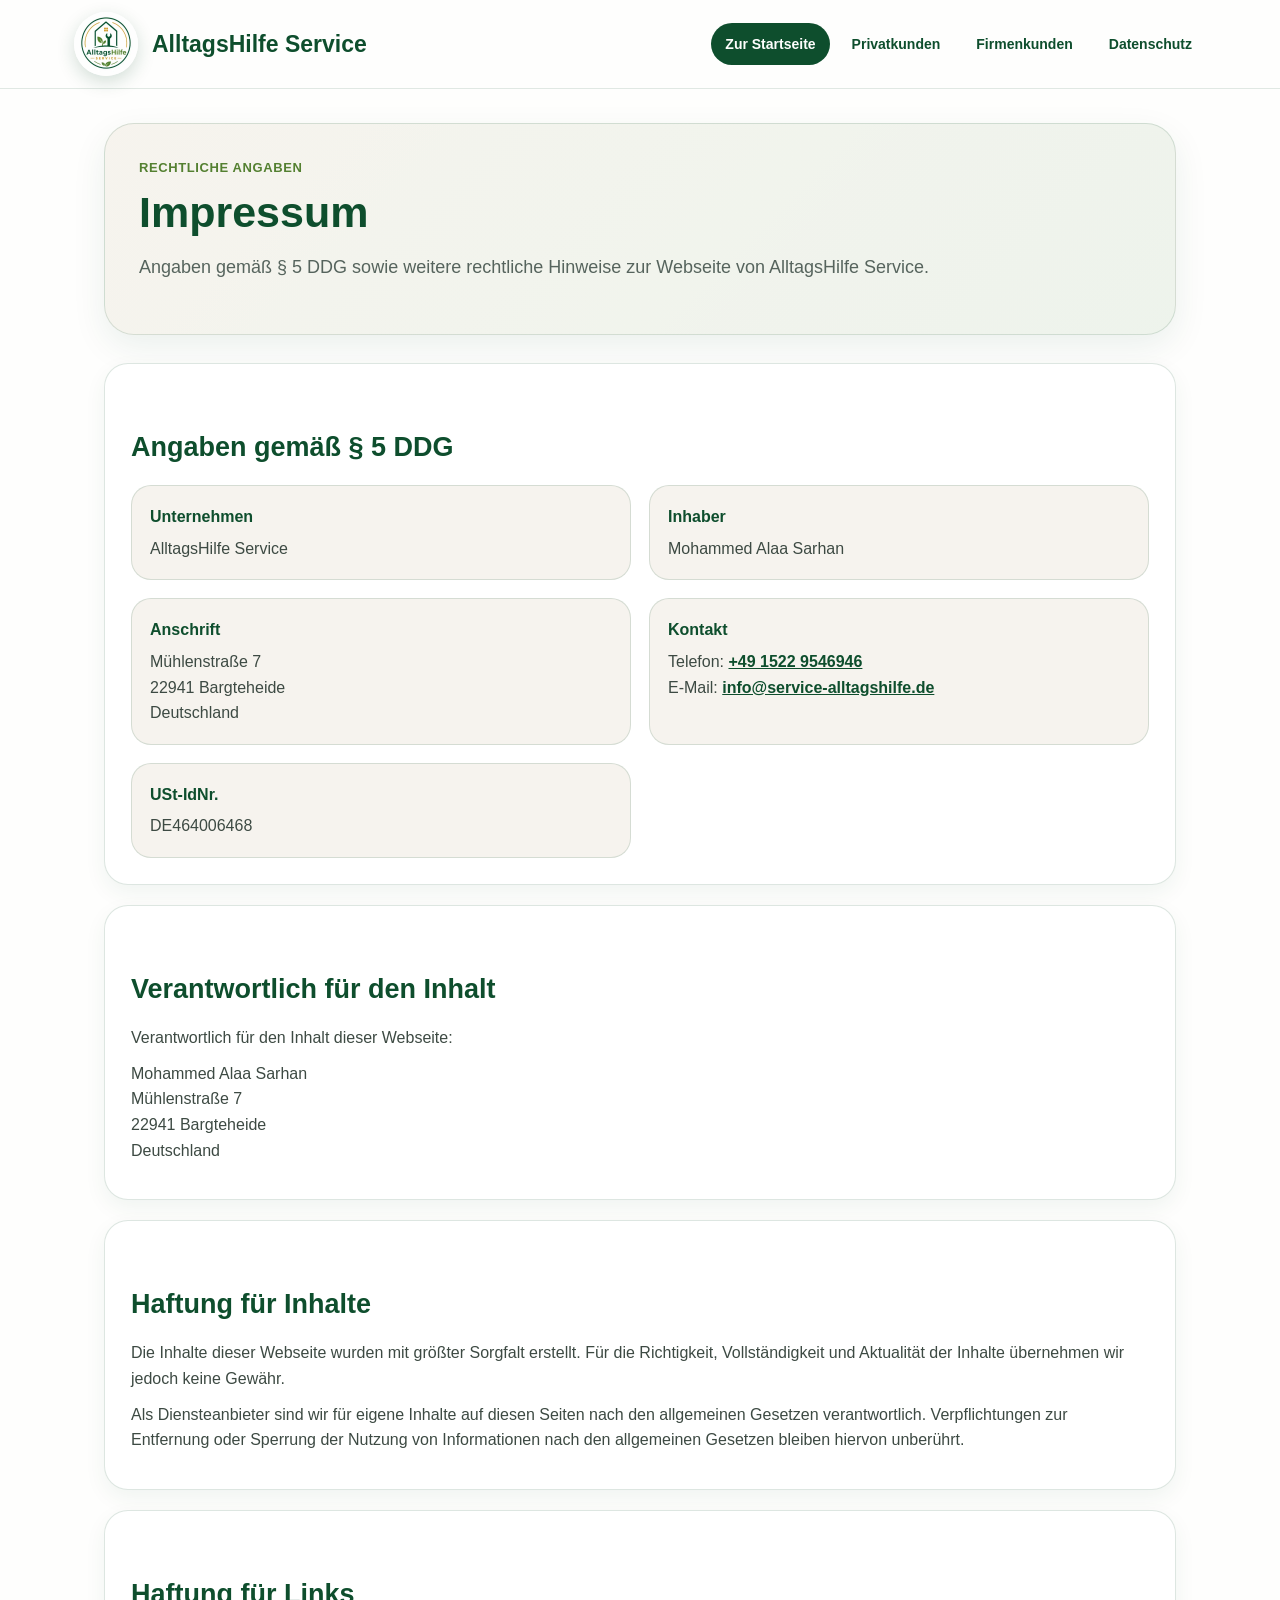
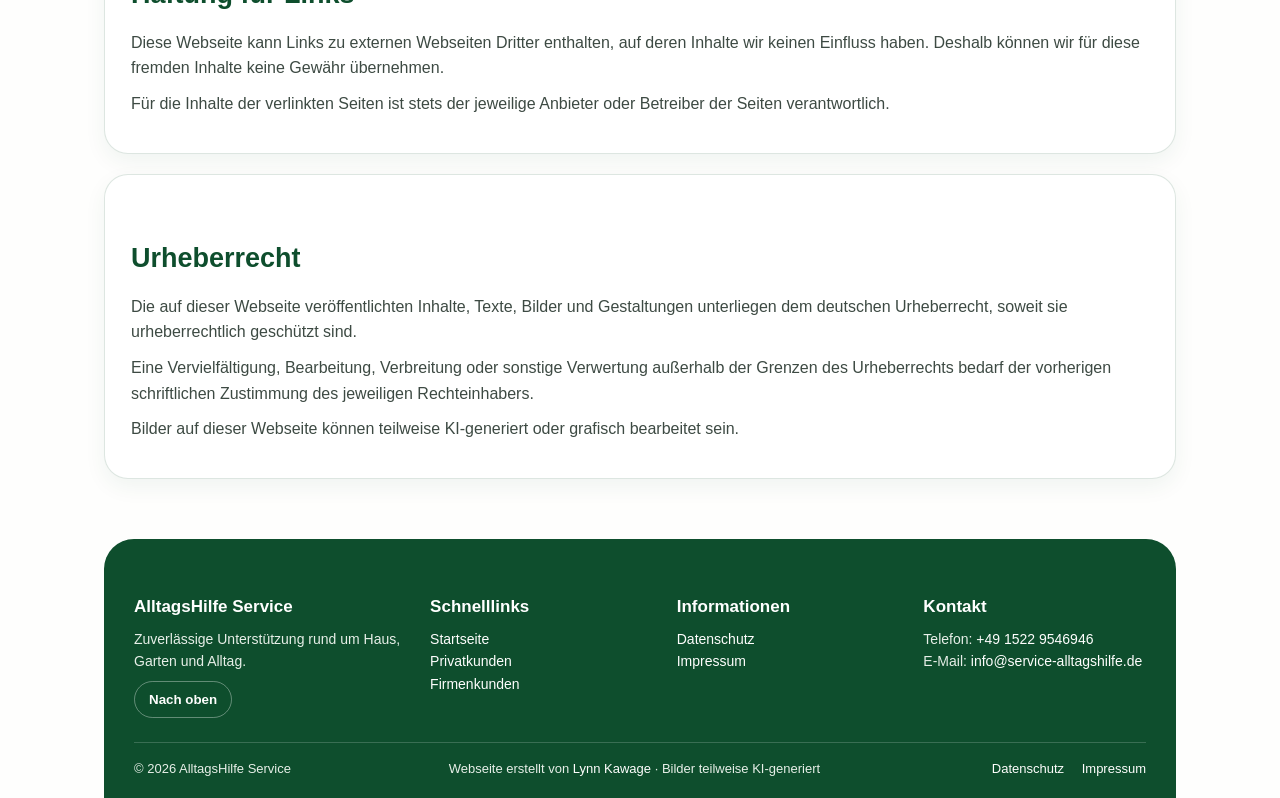
<file: impressum/index.html>
<!DOCTYPE html>
<html lang="de">
<head>
<meta charset="UTF-8">
<meta name="viewport" content="width=device-width, initial-scale=1.0">
<title>Impressum | AlltagsHilfe Service</title>
<meta name="description" content="Impressum und Anbieterkennzeichnung von AlltagsHilfe Service, Mühlenstraße 7, 22941 Bargteheide.">
<link rel="icon" type="image/png" href="../bilder/favicon.png">
<link rel="apple-touch-icon" href="../bilder/apple-touch-icon.png">
<link rel="canonical" href="https://service-alltagshilfe.de/impressum/">
<meta property="og:type" content="website">
<meta property="og:locale" content="de_DE">
<meta property="og:site_name" content="AlltagsHilfe Service">
<meta property="og:title" content="Impressum | AlltagsHilfe Service">
<meta property="og:description" content="Impressum und Anbieterkennzeichnung von AlltagsHilfe Service, Mühlenstraße 7, 22941 Bargteheide.">
<meta property="og:url" content="https://service-alltagshilfe.de/impressum/">
<meta property="og:image" content="https://service-alltagshilfe.de/bilder/Logo.webp">
<meta name="twitter:card" content="summary_large_image">
<script type="application/ld+json">
{
 "@context": "https://schema.org",
 "@graph": [
  {
   "@type": "LocalBusiness",
   "@id": "https://service-alltagshilfe.de/#betrieb",
   "name": "AlltagsHilfe Service",
   "description": "Praktische Unterstützung im Alltag, Reinigung, Gartenpflege, Winterdienst, Transport und Entrümpelung für Privathaushalte und Firmen in Bargteheide, Ahrensburg und Umgebung.",
   "url": "https://service-alltagshilfe.de/",
   "telephone": "+49 1522 9546946",
   "email": "info@service-alltagshilfe.de",
   "image": "https://service-alltagshilfe.de/bilder/Logo.webp",
   "logo": "https://service-alltagshilfe.de/bilder/Logo.webp",
   "founder": {
    "@type": "Person",
    "name": "Mohammed Alaa Sarhan"
   },
   "address": {
    "@type": "PostalAddress",
    "streetAddress": "Mühlenstraße 7",
    "postalCode": "22941",
    "addressLocality": "Bargteheide",
    "addressRegion": "Schleswig-Holstein",
    "addressCountry": "DE"
   },
   "areaServed": [
    {
     "@type": "City",
     "name": "Bargteheide"
    },
    {
     "@type": "City",
     "name": "Ahrensburg"
    },
    {
     "@type": "City",
     "name": "Großhansdorf"
    },
    {
     "@type": "City",
     "name": "Ammersbek"
    },
    {
     "@type": "City",
     "name": "Bad Oldesloe"
    },
    {
     "@type": "City",
     "name": "Hamburg"
    }
   ],
   "knowsLanguage": [
    "de"
   ],
   "priceRange": "€€",
   "hasOfferCatalog": {
    "@type": "OfferCatalog",
    "name": "Leistungen",
    "itemListElement": [
     {
      "@type": "Offer",
      "itemOffered": {
       "@type": "Service",
       "name": "Alltagsbegleitung"
      }
     },
     {
      "@type": "Offer",
      "itemOffered": {
       "@type": "Service",
       "name": "Begleitung zu Terminen"
      }
     },
     {
      "@type": "Offer",
      "itemOffered": {
       "@type": "Service",
       "name": "Einkaufshilfe"
      }
     },
     {
      "@type": "Offer",
      "itemOffered": {
       "@type": "Service",
       "name": "Haushaltshilfe"
      }
     },
     {
      "@type": "Offer",
      "itemOffered": {
       "@type": "Service",
       "name": "Reinigung"
      }
     },
     {
      "@type": "Offer",
      "itemOffered": {
       "@type": "Service",
       "name": "Büroreinigung"
      }
     },
     {
      "@type": "Offer",
      "itemOffered": {
       "@type": "Service",
       "name": "Treppenhausreinigung"
      }
     },
     {
      "@type": "Offer",
      "itemOffered": {
       "@type": "Service",
       "name": "Bauendreinigung"
      }
     },
     {
      "@type": "Offer",
      "itemOffered": {
       "@type": "Service",
       "name": "Gartenpflege"
      }
     },
     {
      "@type": "Offer",
      "itemOffered": {
       "@type": "Service",
       "name": "Rasenmähen"
      }
     },
     {
      "@type": "Offer",
      "itemOffered": {
       "@type": "Service",
       "name": "Laubentfernung"
      }
     },
     {
      "@type": "Offer",
      "itemOffered": {
       "@type": "Service",
       "name": "Winterdienst"
      }
     },
     {
      "@type": "Offer",
      "itemOffered": {
       "@type": "Service",
       "name": "Transport"
      }
     },
     {
      "@type": "Offer",
      "itemOffered": {
       "@type": "Service",
       "name": "Entrümpelung"
      }
     },
     {
      "@type": "Offer",
      "itemOffered": {
       "@type": "Service",
       "name": "Haushaltsauflösung"
      }
     }
    ]
   }
  },
  {
   "@type": "BreadcrumbList",
   "itemListElement": [
    {
     "@type": "ListItem",
     "position": 1,
     "name": "Startseite",
     "item": "https://service-alltagshilfe.de/"
    },
    {
     "@type": "ListItem",
     "position": 2,
     "name": "Impressum",
     "item": "https://service-alltagshilfe.de/impressum/"
    }
   ]
  }
 ]
}
</script>

<link rel="stylesheet" href="../assets/stil-recht.css">
</head>

<body>

<header class="header" id="oben">
  <div class="header-inner">
    <a class="brand" href="../">
      <img src="../bilder/Logo.webp" alt="AlltagsHilfe Service Logo">
      <span>AlltagsHilfe Service</span>
    </a>


    <button class="mobile-menu-toggle" type="button" aria-label="Menü öffnen" aria-expanded="false">Menü</button>

    <nav class="nav">
      <a href="../" class="home-btn">Zur Startseite</a>
      <a href="../privat/">Privatkunden</a>
      <a href="../firmen/">Firmenkunden</a>
      <a href="../datenschutz/">Datenschutz</a>
    </nav>
  </div>
</header>

<div class="wrap">

<section class="legal-hero">
  <div class="kicker">Rechtliche Angaben</div>
  <h1>Impressum</h1>
  <p class="lead">
    Angaben gemäß § 5 DDG sowie weitere rechtliche Hinweise zur Webseite von AlltagsHilfe Service.
  </p>
</section>

<section class="legal-card">
  <h2>Angaben gemäß § 5 DDG</h2>

  <div class="info-grid">
    <div class="info-box">
      <strong>Unternehmen</strong>
      <span>AlltagsHilfe Service</span>
    </div>

    <div class="info-box">
      <strong>Inhaber</strong>
      <span>Mohammed Alaa Sarhan</span>
    </div>

    <div class="info-box">
      <strong>Anschrift</strong>
      <span>Mühlenstraße 7<br>22941 Bargteheide<br>Deutschland</span>
    </div>

    <div class="info-box">
      <strong>Kontakt</strong>
      <span>Telefon: <a href="tel:+4915229546946">+49 1522 9546946</a><br>
      E-Mail: <a href="mailto:info@service-alltagshilfe.de">info@service-alltagshilfe.de</a></span>
    </div>

    <div class="info-box">
      <strong>USt-IdNr.</strong>
      <span>DE464006468</span>
    </div>
  </div>
</section>

<section class="legal-card">
  <h2>Verantwortlich für den Inhalt</h2>
  <p>
    Verantwortlich für den Inhalt dieser Webseite:
  </p>
  <p>
    Mohammed Alaa Sarhan<br>
    Mühlenstraße 7<br>
    22941 Bargteheide<br>
    Deutschland
  </p>
</section>

<section class="legal-card">
  <h2>Haftung für Inhalte</h2>
  <p>
    Die Inhalte dieser Webseite wurden mit größter Sorgfalt erstellt. Für die Richtigkeit, Vollständigkeit und Aktualität der Inhalte übernehmen wir jedoch keine Gewähr.
  </p>
  <p>
    Als Diensteanbieter sind wir für eigene Inhalte auf diesen Seiten nach den allgemeinen Gesetzen verantwortlich. Verpflichtungen zur Entfernung oder Sperrung der Nutzung von Informationen nach den allgemeinen Gesetzen bleiben hiervon unberührt.
  </p>
</section>

<section class="legal-card">
  <h2>Haftung für Links</h2>
  <p>
    Diese Webseite kann Links zu externen Webseiten Dritter enthalten, auf deren Inhalte wir keinen Einfluss haben. Deshalb können wir für diese fremden Inhalte keine Gewähr übernehmen.
  </p>
  <p>
    Für die Inhalte der verlinkten Seiten ist stets der jeweilige Anbieter oder Betreiber der Seiten verantwortlich.
  </p>
</section>

<section class="legal-card">
  <h2>Urheberrecht</h2>
  <p>
    Die auf dieser Webseite veröffentlichten Inhalte, Texte, Bilder und Gestaltungen unterliegen dem deutschen Urheberrecht, soweit sie urheberrechtlich geschützt sind.
  </p>
  <p>
    Eine Vervielfältigung, Bearbeitung, Verbreitung oder sonstige Verwertung außerhalb der Grenzen des Urheberrechts bedarf der vorherigen schriftlichen Zustimmung des jeweiligen Rechteinhabers.
  </p>
  <p>
    Bilder auf dieser Webseite können teilweise KI-generiert oder grafisch bearbeitet sein.
  </p>
</section>

<footer class="footer">
  <div class="footer-main">
    <div>
      <h3>AlltagsHilfe Service</h3>
      <p>Zuverlässige Unterstützung rund um Haus, Garten und Alltag.</p>
      <button class="top-link back-to-top" type="button">Nach oben</button>
    </div>

    <div>
      <h3>Schnelllinks</h3>
      <ul>
        <li><a href="../">Startseite</a></li>
        <li><a href="../privat/">Privatkunden</a></li>
        <li><a href="../firmen/">Firmenkunden</a></li>
      </ul>
    </div>

    <div>
      <h3>Informationen</h3>
      <ul>
        <li><a href="../datenschutz/">Datenschutz</a></li>
        <li><a href="../impressum/">Impressum</a></li>
      </ul>
    </div>

    <div>
      <h3>Kontakt</h3>
      <p>
        Telefon: <a href="tel:+4915229546946">+49 1522 9546946</a><br>
        E-Mail: <a href="mailto:info@service-alltagshilfe.de">info@service-alltagshilfe.de</a>
      </p>
    </div>
  </div>

  <div class="footer-bottom">
    <span>© 2026 AlltagsHilfe Service</span>
    <span>Webseite erstellt von <a class="credit-link" href="https://alaasar58.github.io/Lynn-portfolio/" target="_blank" rel="noopener">Lynn Kawage</a> · Bilder teilweise KI-generiert</span>
    <span>
      <a href="../datenschutz/">Datenschutz</a>
      <a href="../impressum/">Impressum</a>
    </span>
  </div>
</footer>

</div>

<script src="../assets/basis.js"></script>

</body>
</html>
</file>
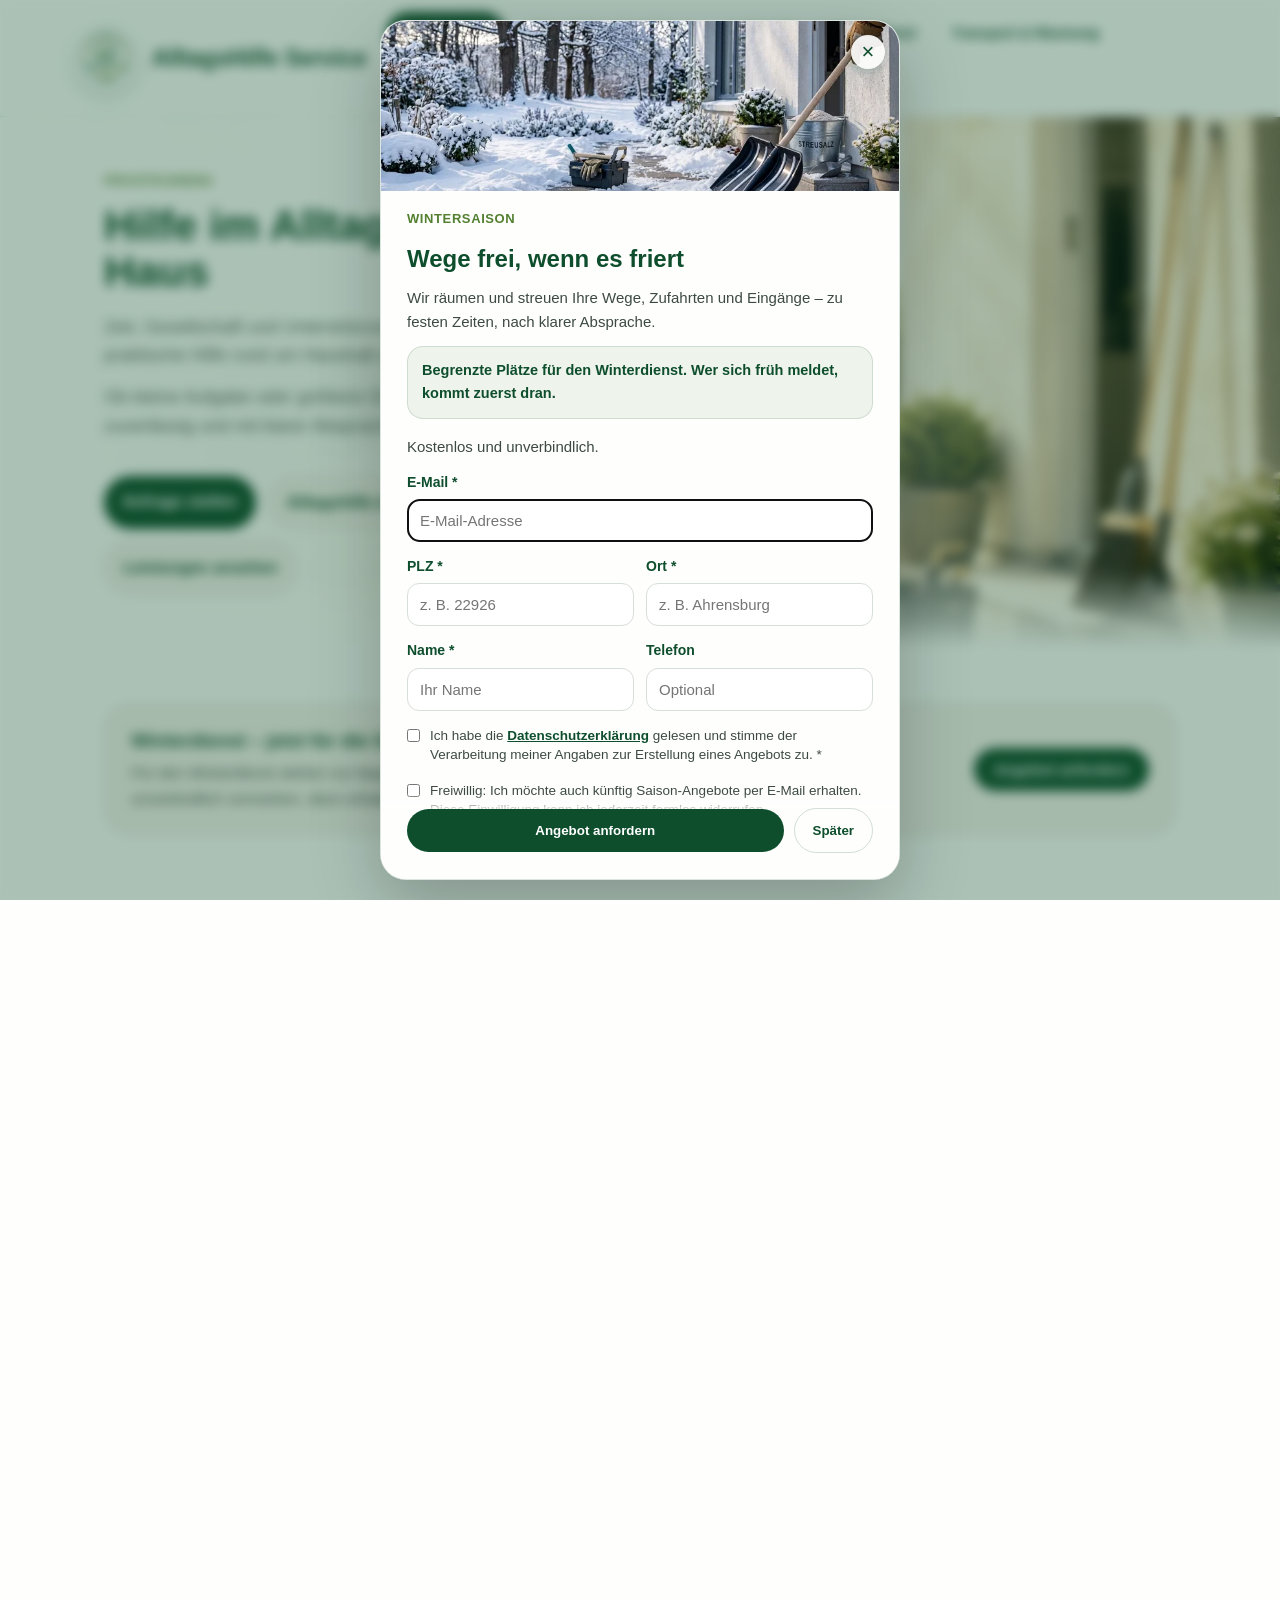
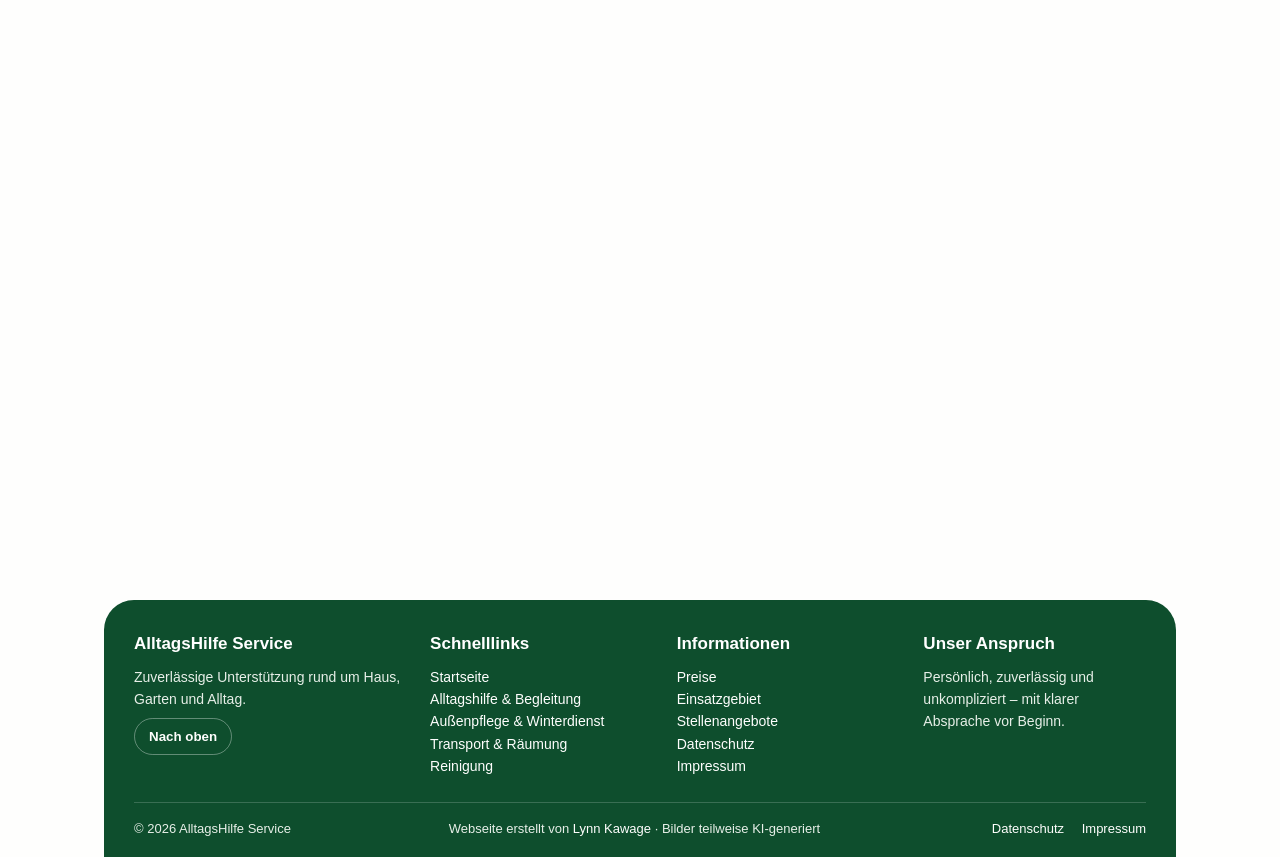
<file: privat/index.html>
<!DOCTYPE html>
<html lang="de">
<head>
<meta charset="UTF-8">
<meta name="viewport" content="width=device-width, initial-scale=1.0">
<title>Alltagshilfe für Zuhause in Bargteheide | AlltagsHilfe Service</title>
<meta name="description" content="Praktische Hilfe für Privathaushalte in Bargteheide, Ahrensburg und Umgebung: Alltagsbegleitung, Reinigung, Gartenpflege, Winterdienst, Transport und Entrümpelung. Kein Pflegedienst.">
<link rel="icon" type="image/png" href="../bilder/favicon.png">
<link rel="apple-touch-icon" href="../bilder/apple-touch-icon.png">
<link rel="canonical" href="https://service-alltagshilfe.de/privat/">
<meta property="og:type" content="website">
<meta property="og:locale" content="de_DE">
<meta property="og:site_name" content="AlltagsHilfe Service">
<meta property="og:title" content="Alltagshilfe für Zuhause in Bargteheide | AlltagsHilfe Service">
<meta property="og:description" content="Praktische Hilfe für Privathaushalte in Bargteheide, Ahrensburg und Umgebung: Alltagsbegleitung, Reinigung, Gartenpflege, Winterdienst, Transport und Entrümpelung. Kein Pflegedienst.">
<meta property="og:url" content="https://service-alltagshilfe.de/privat/">
<meta property="og:image" content="https://service-alltagshilfe.de/bilder/hintergrundbild.webp">
<meta name="twitter:card" content="summary_large_image">
<script type="application/ld+json">
{
 "@context": "https://schema.org",
 "@graph": [
  {
   "@type": "LocalBusiness",
   "@id": "https://service-alltagshilfe.de/#betrieb",
   "name": "AlltagsHilfe Service",
   "description": "Praktische Unterstützung im Alltag, Reinigung, Gartenpflege, Winterdienst, Transport und Entrümpelung für Privathaushalte und Firmen in Bargteheide, Ahrensburg und Umgebung.",
   "url": "https://service-alltagshilfe.de/",
   "telephone": "+49 1522 9546946",
   "email": "info@service-alltagshilfe.de",
   "image": "https://service-alltagshilfe.de/bilder/Logo.webp",
   "logo": "https://service-alltagshilfe.de/bilder/Logo.webp",
   "founder": {
    "@type": "Person",
    "name": "Mohammed Alaa Sarhan"
   },
   "address": {
    "@type": "PostalAddress",
    "streetAddress": "Mühlenstraße 7",
    "postalCode": "22941",
    "addressLocality": "Bargteheide",
    "addressRegion": "Schleswig-Holstein",
    "addressCountry": "DE"
   },
   "areaServed": [
    {
     "@type": "City",
     "name": "Bargteheide"
    },
    {
     "@type": "City",
     "name": "Ahrensburg"
    },
    {
     "@type": "City",
     "name": "Großhansdorf"
    },
    {
     "@type": "City",
     "name": "Ammersbek"
    },
    {
     "@type": "City",
     "name": "Bad Oldesloe"
    },
    {
     "@type": "City",
     "name": "Hamburg"
    }
   ],
   "knowsLanguage": [
    "de"
   ],
   "priceRange": "€€",
   "hasOfferCatalog": {
    "@type": "OfferCatalog",
    "name": "Leistungen",
    "itemListElement": [
     {
      "@type": "Offer",
      "itemOffered": {
       "@type": "Service",
       "name": "Alltagsbegleitung"
      }
     },
     {
      "@type": "Offer",
      "itemOffered": {
       "@type": "Service",
       "name": "Begleitung zu Terminen"
      }
     },
     {
      "@type": "Offer",
      "itemOffered": {
       "@type": "Service",
       "name": "Einkaufshilfe"
      }
     },
     {
      "@type": "Offer",
      "itemOffered": {
       "@type": "Service",
       "name": "Haushaltshilfe"
      }
     },
     {
      "@type": "Offer",
      "itemOffered": {
       "@type": "Service",
       "name": "Reinigung"
      }
     },
     {
      "@type": "Offer",
      "itemOffered": {
       "@type": "Service",
       "name": "Büroreinigung"
      }
     },
     {
      "@type": "Offer",
      "itemOffered": {
       "@type": "Service",
       "name": "Treppenhausreinigung"
      }
     },
     {
      "@type": "Offer",
      "itemOffered": {
       "@type": "Service",
       "name": "Bauendreinigung"
      }
     },
     {
      "@type": "Offer",
      "itemOffered": {
       "@type": "Service",
       "name": "Gartenpflege"
      }
     },
     {
      "@type": "Offer",
      "itemOffered": {
       "@type": "Service",
       "name": "Rasenmähen"
      }
     },
     {
      "@type": "Offer",
      "itemOffered": {
       "@type": "Service",
       "name": "Laubentfernung"
      }
     },
     {
      "@type": "Offer",
      "itemOffered": {
       "@type": "Service",
       "name": "Winterdienst"
      }
     },
     {
      "@type": "Offer",
      "itemOffered": {
       "@type": "Service",
       "name": "Transport"
      }
     },
     {
      "@type": "Offer",
      "itemOffered": {
       "@type": "Service",
       "name": "Entrümpelung"
      }
     },
     {
      "@type": "Offer",
      "itemOffered": {
       "@type": "Service",
       "name": "Haushaltsauflösung"
      }
     }
    ]
   }
  },
  {
   "@type": "BreadcrumbList",
   "itemListElement": [
    {
     "@type": "ListItem",
     "position": 1,
     "name": "Startseite",
     "item": "https://service-alltagshilfe.de/"
    },
    {
     "@type": "ListItem",
     "position": 2,
     "name": "Privatkunden",
     "item": "https://service-alltagshilfe.de/privat/"
    }
   ]
  }
 ]
}
</script>

<link rel="stylesheet" href="../assets/stil-haupt.css">

<style>
.hero{--hero-bild:url("../bilder/hintergrundbild.webp")}
</style>
</head>

<body>

<header class="header" id="oben">
  <div class="header-inner">
    <a class="brand" href="../">
      <img src="../bilder/Logo.webp" alt="AlltagsHilfe Service Logo">
      <span>AlltagsHilfe Service</span>
    </a>


    <button class="mobile-menu-toggle" type="button" aria-label="Menü öffnen" aria-expanded="false">Menü</button>

    <nav class="nav">
      <a href="../" class="home-btn">Zur Startseite</a>
      <a href="alltagshilfe/">Alltagshilfe & Begleitung</a>
      <a href="aussenpflege/">Außenpflege & Winterdienst</a>
      <a href="transport-raeumung/">Transport & Räumung</a>
      <a href="reinigung/">Reinigung</a>

      <div class="dropdown">
        <button class="dropbtn">Kontakt ▾</button>
        <div class="dropdown-content">
          <a href="#kontakt">Kontaktformular</a>
          <a href="tel:+4915229546946">Telefon</a>
          <a href="mailto:info@service-alltagshilfe.de">E-Mail</a>
          <a href="https://wa.me/4915229546946" target="_blank">WhatsApp</a>
        </div>
      </div>
    </nav>
  </div>
</header>

<div class="wrap">

<section class="hero reveal" id="ueber-uns">
  <div class="hero-content">
    <div class="kicker">Privatkunden</div>
    <h1>Hilfe im Alltag – und ums Haus</h1>

    <p class="lead">
      Zeit, Gesellschaft und Unterstützung bei dem, was allein schwerfällt – und praktische Hilfe rund um Haushalt und Garten.
    </p>

    <p class="lead">
      Ob kleine Aufgabe oder größerer Einsatz – wir packen mit an. Persönlich, zuverlässig und mit klarer Absprache vor Beginn.
    </p>

    <div class="hero-actions">
      <a class="primary-link" href="#kontakt">Anfrage stellen</a>
      <a class="secondary-link" href="alltagshilfe/">Alltagshilfe &amp; Begleitung</a>
      <a class="secondary-link" href="#leistungen">Leistungen ansehen</a>
    </div>
  </div>
</section>

<div class="season-banner" id="saisonBanner">
  <div class="season-banner-text">
    <strong>Winterdienst – jetzt für die Saison vormerken</strong>
    <span>Für den Winterdienst stehen nur begrenzte Kapazitäten zur Verfügung. Lassen Sie sich unverbindlich vormerken, dann erhalten Sie rechtzeitig Ihr Angebot.</span>
  </div>
  <button class="season-banner-btn season-open" type="button">Angebot anfordern</button>
</div>


<section class="reveal" id="leistungen">
  <h2>Unsere Bereiche</h2>

<div class="bereich-gitter">
  <a class="bereich-karte kern" href="alltagshilfe/">
    <h3>Alltagshilfe & Begleitung</h3>
    <p>Manchmal fehlt nicht die Hilfe beim Tragen, sondern jemand, der da ist. Wir nehmen uns Zeit – für ein Gespräch, für den Weg zum Arzt, für den Einkauf oder für das, was liegen geblieben ist.</p>
    <ul class="bereich-stich"><li>Begleitung zu Terminen</li><li>Einkäufe und Besorgungen</li><li>Gesellschaft und Gespräch</li><li>Unterstützung im Haushalt</li></ul>
    <span class="bereich-mehr">Mehr Informationen</span>
  </a>

  <a class="bereich-karte" href="aussenpflege/">
    <h3>Außenpflege & Winterdienst</h3>
    <p>Rasen, Laub und Schnee – wir halten das Grundstück in Ordnung.</p>
    <ul class="bereich-stich"><li>Gartenpflege</li><li>Laub</li><li>Winterdienst</li></ul>
    <span class="bereich-mehr">Mehr Informationen</span>
  </a>

  <a class="bereich-karte" href="transport-raeumung/">
    <h3>Transport & Räumung</h3>
    <p>Abholen, tragen, wegbringen – vom Einzelstück bis zur ganzen Wohnung.</p>
    <ul class="bereich-stich"><li>Abholung & Transport</li><li>Entrümpelung</li><li>Haushaltsauflösung</li></ul>
    <span class="bereich-mehr">Mehr Informationen</span>
  </a>

  <a class="bereich-karte" href="reinigung/">
    <h3>Reinigung</h3>
    <p>Sauber zuhause: regelmäßig, einmal gründlich oder nach dem Umbau.</p>
    <ul class="bereich-stich"><li>Regelmäßig</li><li>Grundreinigung</li><li>Bauendreinigung</li></ul>
    <span class="bereich-mehr">Mehr Informationen</span>
  </a>
</div>
</section>

<section class="reveal" id="fuer-wen">
  <h2>Für wen wir arbeiten</h2>

  <div class="about-cards">
    <div class="about-card">
      <h3>Für Senioren</h3>
      <p>Wir begleiten Menschen, die möglichst lange selbstständig zuhause leben möchten – mit Gesellschaft, Begleitung nach draußen und Entlastung bei Aufgaben, die schwerfallen.</p>
    </div>

    <div class="about-card">
      <h3>Für Familien</h3>
      <p>Wenn Job, Kinder und Alltag kaum Zeit lassen – wir übernehmen Aufgaben, damit mehr Raum für Familie bleibt.</p>
    </div>

    <div class="about-card">
      <h3>Für Berufstätige</h3>
     <p>Sie müssen nicht alles selbst schaffen. Wir kümmern uns um das, was sonst immer wieder liegen bleibt.</p>
    </div>

    <div class="about-card">
      <h3>Für Angehörige</h3>
      <p>Nicht jeder kann immer vor Ort sein. Wir helfen Angehörigen dabei, praktische Unterstützung zuverlässig zu organisieren.</p>
    </div>
  </div>
</section>

<section class="reveal" id="preise">
  <h2>Transparente Preise</h2>
  <div class="info-box">
    <p>Jeder Auftrag ist anders – deshalb gibt es bei uns keine Überraschungen: Sie erhalten vor Beginn eine klare und unverbindliche Preisübersicht. Die Angebotserstellung ist kostenlos.</p>
    <p>Bei Bedarf ist auch eine kurze Besichtigung möglich, damit wir den Aufwand besser einschätzen und Ihnen direkt einen passenden Preis vorschlagen können.</p>
    <p>Sollte sich der Umfang ändern, sprechen wir dies vorher mit Ihnen ab.</p>
  </div>
</section>

<section class="reveal" id="einsatzgebiet">
  <h2>Einsatzgebiete</h2>

  <div class="area-section">
    <div>
      <div class="kicker">Regional für Sie unterwegs</div>
      <h3>Unsere Einsatzgebiete</h3>

      <p class="lead">
        Wir arbeiten in Ahrensburg, Bargteheide, Großhansdorf, Ammersbek, Bad Oldesloe, Hamburg und der näheren Umgebung.
      </p>

      <p class="extra-area">
        <strong>Ihr Ort ist nicht dabei?</strong><br>
        Schreiben Sie uns gerne. Wir prüfen, ob ein Einsatz auch bei Ihnen möglich ist.
      </p>
    </div>

    <div class="area-visual"></div>
  </div>
</section>

<section class="reveal" id="faq">
  <h2>FAQ</h2>
  <p class="lead">Was uns am häufigsten gefragt wird. Steht Ihre Frage nicht dabei, melden Sie sich einfach.</p>

  <div class="kicker faq-gruppe">Umfang einer Leistung</div>

<details class="lblock reveal" id="frage-1">
  <summary>
    <h3 class="lblock-titel">Gibt es eine Mindestdauer für einen Einsatz?</h3>
  </summary>
  <div class="lblock-text">
    <p>Nein, eine feste Mindestdauer gibt es bei uns grundsätzlich nicht. Der Umfang richtet sich danach, welche Leistung benötigt wird und wie viel Zeit dafür tatsächlich erforderlich ist.</p>
  </div>
</details>

<details class="lblock reveal" id="frage-2">
  <summary>
    <h3 class="lblock-titel">Wer stellt Reinigungsmittel und Geräte zur Verfügung?</h3>
  </summary>
  <div class="lblock-text">
    <p>Das hängt von der jeweiligen Leistung ab. Je nach Auftrag bringen wir die benötigten Reinigungsmittel und Geräte mit, oder wir stimmen vorher ab, dass vorhandene Mittel und Geräte verwendet werden. Bei speziellen, empfindlichen oder besonderen Oberflächen sagen Sie uns das bitte schon bei der Anfrage – dann planen wir die Reinigung von Anfang an passend.</p>
  </div>
</details>

<details class="lblock reveal" id="frage-3">
  <summary>
    <h3 class="lblock-titel">Was passiert, wenn während des Einsatzes zusätzliche Leistungen notwendig werden?</h3>
  </summary>
  <div class="lblock-text">
    <p>Wurde vor Beginn ein Festpreis vereinbart, bleibt dieser grundsätzlich bestehen. Stellt sich während des Einsatzes heraus, dass zusätzliche Leistungen nötig sind, die nicht zum ursprünglichen Auftrag gehören, besprechen und vereinbaren wir das vorher mit Ihnen. Entsteht eine Verzögerung oder zusätzliche Arbeitszeit durch uns selbst, berechnen wir Ihnen dafür keine zusätzlichen Kosten. Wurde kein Festpreis vereinbart und nach Zeit abgerechnet, gilt der vorher vereinbarte Stundenpreis.</p>
  </div>
</details>

  <div class="kicker faq-gruppe">Termine</div>

<details class="lblock reveal" id="frage-4">
  <summary>
    <h3 class="lblock-titel">Wie schnell bekomme ich einen Termin?</h3>
  </summary>
  <div class="lblock-text">
    <p>Termine vergeben wir individuell und nach vorheriger Vereinbarung. In der Regel bemühen wir uns, Ihnen innerhalb einer Woche einen passenden Termin anzubieten. Bei dringenden Anfragen nehmen Sie gern direkt Kontakt mit uns auf – wir prüfen dann, was kurzfristig möglich ist.</p>
  </div>
</details>

<details class="lblock reveal" id="frage-5">
  <summary>
    <h3 class="lblock-titel">Sind Termine am Wochenende oder an Feiertagen möglich?</h3>
  </summary>
  <div class="lblock-text">
    <p>Termine am Wochenende oder an Feiertagen sind nach Verfügbarkeit und vorheriger Vereinbarung möglich. Je nach Leistung kann dafür eine gesonderte Preis- oder Terminvereinbarung erforderlich sein.</p>
  </div>
</details>

<details class="lblock reveal" id="frage-6">
  <summary>
    <h3 class="lblock-titel">Was passiert bei einer kurzfristigen Absage?</h3>
  </summary>
  <div class="lblock-text">
    <p>Wir bitten darum, vereinbarte Termine möglichst frühzeitig abzusagen. So können wir die Zeit anders einplanen und Ihnen zügig einen Ersatztermin anbieten.</p>
  </div>
</details>

<details class="lblock reveal" id="frage-7">
  <summary>
    <h3 class="lblock-titel">Was passiert, wenn AlltagsHilfe Service krankheitsbedingt einen Termin nicht wahrnehmen kann?</h3>
  </summary>
  <div class="lblock-text">
    <p>Kann eine vereinbarte Leistung wegen Krankheit oder aus einem anderen wichtigen Grund nicht wie geplant durchgeführt werden, bemühen wir uns nach Möglichkeit um eine Ersatzkraft. Ist das nicht möglich, stimmen wir schnellstmöglich einen Ersatztermin mit Ihnen ab.</p>
  </div>
</details>

  <div class="kicker faq-gruppe">Preise und Abrechnung</div>

<details class="lblock reveal" id="frage-8">
  <summary>
    <h3 class="lblock-titel">Wie wird die Leistung abgerechnet?</h3>
  </summary>
  <div class="lblock-text">
    <p>Die Abrechnung erfolgt grundsätzlich nach der tatsächlich erbrachten Leistung. Wurde für eine Leistung vor Beginn ein Festpreis vereinbart, gilt selbstverständlich der vereinbarte Preis.</p>
  </div>
</details>

<details class="lblock reveal" id="frage-9">
  <summary>
    <h3 class="lblock-titel">Wie kann ich bezahlen?</h3>
  </summary>
  <div class="lblock-text">
    <p>Unternehmen erhalten eine Rechnung und können diese per Überweisung bezahlen. Privatkundinnen und Privatkunden können die Leistung vor Ort bar oder mit Karte bezahlen.</p>
  </div>
</details>

  <div class="kicker faq-gruppe">Vor Ort</div>

<details class="lblock reveal" id="frage-10">
  <summary>
    <h3 class="lblock-titel">Ist eine Schlüsselübergabe möglich?</h3>
  </summary>
  <div class="lblock-text">
    <p>Eine Schlüsselübergabe kann nach vorheriger Absprache möglich sein. Die Einzelheiten zur Übergabe und Rückgabe vereinbaren wir individuell mit Ihnen. Wo ein Schlüssel für die Leistung erforderlich ist, gehen wir damit transparent und verantwortungsvoll um.</p>
  </div>
</details>

<details class="lblock reveal" id="frage-11">
  <summary>
    <h3 class="lblock-titel">Wie wird die erbrachte Leistung dokumentiert?</h3>
  </summary>
  <div class="lblock-text">
    <p>Bei bestimmten Leistungen und insbesondere bei regelmäßigen Einsätzen kann die Durchführung durch eine kurze Dokumentation festgehalten werden – sofern sinnvoll und vereinbart, auch durch Fotos. Fotos entstehen nicht bei jedem Einsatz. Auf einen verantwortungsvollen Umgang mit personenbezogenen Daten und auf Ihre Privatsphäre achten wir dabei.</p>
  </div>
</details>

  <div class="kicker faq-gruppe">Winterdienst</div>

<details class="lblock reveal" id="frage-12">
  <summary>
    <h3 class="lblock-titel">Wie funktioniert der Winterdienst?</h3>
  </summary>
  <div class="lblock-text">
    <p>Winterdienstleistungen sollten rechtzeitig und möglichst schriftlich angefragt und vereinbart werden. Leistungsumfang, Zeitraum, Einsatz und Preis legen wir individuell fest und halten sie schriftlich fest. Dadurch ist für beide Seiten klar geregelt, welche Leistungen übernommen werden.</p>
  </div>
</details>

<script type="application/ld+json">
{
 "@context": "https://schema.org",
 "@type": "FAQPage",
 "mainEntity": [
  {
   "@type": "Question",
   "name": "Gibt es eine Mindestdauer für einen Einsatz?",
   "acceptedAnswer": {
    "@type": "Answer",
    "text": "Nein, eine feste Mindestdauer gibt es bei uns grundsätzlich nicht. Der Umfang richtet sich danach, welche Leistung benötigt wird und wie viel Zeit dafür tatsächlich erforderlich ist."
   }
  },
  {
   "@type": "Question",
   "name": "Wer stellt Reinigungsmittel und Geräte zur Verfügung?",
   "acceptedAnswer": {
    "@type": "Answer",
    "text": "Das hängt von der jeweiligen Leistung ab. Je nach Auftrag bringen wir die benötigten Reinigungsmittel und Geräte mit, oder wir stimmen vorher ab, dass vorhandene Mittel und Geräte verwendet werden. Bei speziellen, empfindlichen oder besonderen Oberflächen sagen Sie uns das bitte schon bei der Anfrage – dann planen wir die Reinigung von Anfang an passend."
   }
  },
  {
   "@type": "Question",
   "name": "Was passiert, wenn während des Einsatzes zusätzliche Leistungen notwendig werden?",
   "acceptedAnswer": {
    "@type": "Answer",
    "text": "Wurde vor Beginn ein Festpreis vereinbart, bleibt dieser grundsätzlich bestehen. Stellt sich während des Einsatzes heraus, dass zusätzliche Leistungen nötig sind, die nicht zum ursprünglichen Auftrag gehören, besprechen und vereinbaren wir das vorher mit Ihnen. Entsteht eine Verzögerung oder zusätzliche Arbeitszeit durch uns selbst, berechnen wir Ihnen dafür keine zusätzlichen Kosten. Wurde kein Festpreis vereinbart und nach Zeit abgerechnet, gilt der vorher vereinbarte Stundenpreis."
   }
  },
  {
   "@type": "Question",
   "name": "Wie schnell bekomme ich einen Termin?",
   "acceptedAnswer": {
    "@type": "Answer",
    "text": "Termine vergeben wir individuell und nach vorheriger Vereinbarung. In der Regel bemühen wir uns, Ihnen innerhalb einer Woche einen passenden Termin anzubieten. Bei dringenden Anfragen nehmen Sie gern direkt Kontakt mit uns auf – wir prüfen dann, was kurzfristig möglich ist."
   }
  },
  {
   "@type": "Question",
   "name": "Sind Termine am Wochenende oder an Feiertagen möglich?",
   "acceptedAnswer": {
    "@type": "Answer",
    "text": "Termine am Wochenende oder an Feiertagen sind nach Verfügbarkeit und vorheriger Vereinbarung möglich. Je nach Leistung kann dafür eine gesonderte Preis- oder Terminvereinbarung erforderlich sein."
   }
  },
  {
   "@type": "Question",
   "name": "Was passiert bei einer kurzfristigen Absage?",
   "acceptedAnswer": {
    "@type": "Answer",
    "text": "Wir bitten darum, vereinbarte Termine möglichst frühzeitig abzusagen. So können wir die Zeit anders einplanen und Ihnen zügig einen Ersatztermin anbieten."
   }
  },
  {
   "@type": "Question",
   "name": "Was passiert, wenn AlltagsHilfe Service krankheitsbedingt einen Termin nicht wahrnehmen kann?",
   "acceptedAnswer": {
    "@type": "Answer",
    "text": "Kann eine vereinbarte Leistung wegen Krankheit oder aus einem anderen wichtigen Grund nicht wie geplant durchgeführt werden, bemühen wir uns nach Möglichkeit um eine Ersatzkraft. Ist das nicht möglich, stimmen wir schnellstmöglich einen Ersatztermin mit Ihnen ab."
   }
  },
  {
   "@type": "Question",
   "name": "Wie wird die Leistung abgerechnet?",
   "acceptedAnswer": {
    "@type": "Answer",
    "text": "Die Abrechnung erfolgt grundsätzlich nach der tatsächlich erbrachten Leistung. Wurde für eine Leistung vor Beginn ein Festpreis vereinbart, gilt selbstverständlich der vereinbarte Preis."
   }
  },
  {
   "@type": "Question",
   "name": "Wie kann ich bezahlen?",
   "acceptedAnswer": {
    "@type": "Answer",
    "text": "Unternehmen erhalten eine Rechnung und können diese per Überweisung bezahlen. Privatkundinnen und Privatkunden können die Leistung vor Ort bar oder mit Karte bezahlen."
   }
  },
  {
   "@type": "Question",
   "name": "Ist eine Schlüsselübergabe möglich?",
   "acceptedAnswer": {
    "@type": "Answer",
    "text": "Eine Schlüsselübergabe kann nach vorheriger Absprache möglich sein. Die Einzelheiten zur Übergabe und Rückgabe vereinbaren wir individuell mit Ihnen. Wo ein Schlüssel für die Leistung erforderlich ist, gehen wir damit transparent und verantwortungsvoll um."
   }
  },
  {
   "@type": "Question",
   "name": "Wie wird die erbrachte Leistung dokumentiert?",
   "acceptedAnswer": {
    "@type": "Answer",
    "text": "Bei bestimmten Leistungen und insbesondere bei regelmäßigen Einsätzen kann die Durchführung durch eine kurze Dokumentation festgehalten werden – sofern sinnvoll und vereinbart, auch durch Fotos. Fotos entstehen nicht bei jedem Einsatz. Auf einen verantwortungsvollen Umgang mit personenbezogenen Daten und auf Ihre Privatsphäre achten wir dabei."
   }
  },
  {
   "@type": "Question",
   "name": "Wie funktioniert der Winterdienst?",
   "acceptedAnswer": {
    "@type": "Answer",
    "text": "Winterdienstleistungen sollten rechtzeitig und möglichst schriftlich angefragt und vereinbart werden. Leistungsumfang, Zeitraum, Einsatz und Preis legen wir individuell fest und halten sie schriftlich fest. Dadurch ist für beide Seiten klar geregelt, welche Leistungen übernommen werden."
   }
  }
 ]
}
</script>
</section>

<section class="contact reveal" id="kontakt">
  <h2>Kontakt & Anfrage</h2>
  <p class="lead">Beschreiben Sie kurz Ihr Anliegen. Wir melden uns schnellstmöglich zurück.</p>

  <div class="contact-layout">
<form action="https://script.google.com/macros/s/AKfycbz1YPu4Li35oDFT2PgT2KvrZMiKJifDhXhaCYYgxw2u6NItMKRaMivm9UirW2e2hZPQ5A/exec" method="POST" autocomplete="on" class="ajax-form" data-button-text="Anfrage senden">
  <input type="hidden" name="form_type" value="privat">
  <input type="text" name="website" style="display:none">

  <div class="row">
    <div class="form-field">
      <label>Vorname</label>
      <input name="Vorname" maxlength="60" autocomplete="given-name" placeholder="Optional">
      <small class="error-message"></small>
    </div>

    <div class="form-field">
      <label>Nachname *</label>
      <input name="Nachname" maxlength="80" autocomplete="family-name" placeholder="Ihr Nachname" required data-error="Bitte Nachname eingeben.">
      <small class="error-message"></small>
    </div>
  </div>

  <div class="row">
    <div class="form-field">
      <label>E-Mail *</label>
      <input name="E-Mail" type="email" maxlength="90" autocomplete="email" placeholder="E-Mail-Adresse" required data-error="Bitte eine gültige E-Mail-Adresse eingeben.">
      <small class="error-message"></small>
    </div>

    <div class="form-field">
      <label>Telefon</label>
      <input name="Telefon" type="tel" inputmode="tel" maxlength="25" autocomplete="tel" placeholder="Telefonnummer" pattern="[0-9+()/\-\s]{6,25}" data-error="Bitte eine gültige Telefonnummer ohne Buchstaben eingeben.">
      <small class="error-message"></small>
    </div>
  </div>

  <div class="form-field">
    <label>Rückruf gewünscht?</label>
    <select name="Rueckruf" class="callback-select">
      <option value="Nein">Nein</option>
      <option value="Ja">Ja, bitte zurückrufen</option>
    </select>
    <small class="error-message"></small>
  </div>

  <div class="row">
    <div class="form-field">
      <label>PLZ *</label>
      <input name="PLZ" inputmode="numeric" maxlength="5" autocomplete="postal-code" placeholder="z. B. 22926" pattern="[0-9]{5}" required data-error="Bitte eine gültige 5-stellige PLZ eingeben.">
      <small class="error-message"></small>
    </div>

    <div class="form-field">
      <label>Ort *</label>
      <input name="Ort" maxlength="60" autocomplete="address-level2" placeholder="z. B. Ahrensburg" required data-error="Bitte Ort eingeben.">
      <small class="error-message"></small>
    </div>
  </div>

  <div class="form-field">
    <label>Gewünschte Leistung *</label>
    <select name="Leistung" required data-error="Bitte gewünschte Leistung auswählen.">
      <option value="">Bitte auswählen</option>
      <option>Alltagsbegleitung</option>
      <option>Reinigung</option>
      <option>Bauendreinigung</option>
      <option>Gartenpflege</option>
      <option>Laubentfernung &amp; Winterdienst</option>
      <option>Entrümpelung</option>
      <option>Haushaltsauflösung</option>
      <option>Transport</option>
      <option>Weitere Unterstützung</option>
    </select>
    <small class="error-message"></small>
  </div>

  <div class="form-field">
    <label>Wunschtermin</label>
    <input name="Wunschtermin" type="date" class="date-field">
    <small class="error-message"></small>
  </div>

  <div class="form-field">
    <label>Wie haben Sie uns gefunden?</label>
    <select name="Gefunden" class="found-select">
      <option value="">Bitte auswählen</option>
      <option>Google</option>
      <option>Facebook</option>
      <option>Instagram</option>
      <option>Empfehlung</option>
      <option>Flyer</option>
      <option>eBay Kleinanzeigen</option>
      <option>WhatsApp / Kontaktkarte</option>
      <option>Sonstiges</option>
    </select>
    <small class="error-message"></small>
  </div>

  <div class="form-field found-other-wrap" style="display:none">
    <label>Bitte kurz angeben</label>
    <input name="GefundenSonstiges" maxlength="80" placeholder="z. B. Nachbar, Verein, Firma, Sonstiges" data-error="Bitte kurz angeben.">
    <small class="error-message"></small>
  </div>

  <div class="form-field">
    <label>Nachricht *</label>
    <textarea name="Nachricht" maxlength="900" placeholder="Beschreiben Sie kurz den Auftrag und wichtige Hinweise." required data-error="Bitte Nachricht eingeben."></textarea>
    <small class="field-hint char-counter">0 / 900 Zeichen</small>
    <small class="error-message"></small>
  </div>

  <div class="form-field">
    <label class="checkline">
      <input type="checkbox" name="Datenschutz" value="Akzeptiert" required data-error="Bitte Datenschutzerklärung bestätigen.">
      <span>Ich habe die <a href="../datenschutz/" target="_blank">Datenschutzerklärung</a> gelesen und stimme der Verarbeitung meiner Angaben zur Bearbeitung meiner Anfrage zu. *</span>
    </label>
    <small class="error-message"></small>
  </div>

  <button class="btn submit-btn" type="submit">Anfrage senden</button>
</form>

    <div class="side-contact">
      <a class="contact-card" href="tel:+4915229546946"><strong>Telefon</strong><span>+49 1522 9546946</span></a>
      <a class="contact-card" href="mailto:info@service-alltagshilfe.de?subject=Anfrage%20AlltagsHilfe%20Service"><strong>E-Mail</strong><span>info@service-alltagshilfe.de</span></a>
      <a class="contact-card" href="https://wa.me/4915229546946" target="_blank"><strong>WhatsApp</strong><span>Nachricht schreiben</span></a>

      <a class="qr-box qr-link" href="https://wa.me/4915229546946" target="_blank" rel="noopener">
        <img src="../bilder/whatsapp-qr.jpg" alt="WhatsApp QR-Code" width="304" height="304" loading="lazy" decoding="async">
        <h3>WhatsApp QR-Code</h3>
        <p>QR-Code scannen und Bilder oder Informationen zum Auftrag direkt senden.</p>
      </a>
    </div>
  </div>
</section>

<footer class="footer">
  <div class="footer-main">
    <div>
      <h3>AlltagsHilfe Service</h3>
      <p>Zuverlässige Unterstützung rund um Haus, Garten und Alltag.</p>
      <button class="top-link back-to-top" type="button">Nach oben</button>
    </div>

    <div>
      <h3>Schnelllinks</h3>
      <ul>
        <li><a href="../">Startseite</a></li>
        <li><a href="alltagshilfe/">Alltagshilfe & Begleitung</a></li>
        <li><a href="aussenpflege/">Außenpflege & Winterdienst</a></li>
        <li><a href="transport-raeumung/">Transport & Räumung</a></li>
        <li><a href="reinigung/">Reinigung</a></li>
      </ul>
    </div>

    <div>
      <h3>Informationen</h3>
      <ul>
        <li><a href="#preise">Preise</a></li>
        <li><a href="#einsatzgebiet">Einsatzgebiet</a></li>
        <li><a href="../stellen/">Stellenangebote</a></li>
        <li><a href="../datenschutz/">Datenschutz</a></li>
        <li><a href="../impressum/">Impressum</a></li>
      </ul>
    </div>

    <div>
      <h3>Unser Anspruch</h3>
      <p>Persönlich, zuverlässig und unkompliziert – mit klarer Absprache vor Beginn.</p>
    </div>
  </div>

  <div class="footer-bottom">
    <span>© 2026 AlltagsHilfe Service</span>
    <span>Webseite erstellt von <a class="credit-link" href="https://alaasar58.github.io/Lynn-portfolio/" target="_blank" rel="noopener">Lynn Kawage</a> · Bilder teilweise KI-generiert</span>
    <span>
      <a href="../datenschutz/">Datenschutz</a>
      <a href="../impressum/">Impressum</a>
    </span>
  </div>
</footer>

</div>
  
<div class="season-popup" id="saisonPopup" role="dialog" aria-modal="true" aria-labelledby="saisonTitel">
  <div class="season-box">
    <button class="season-close season-dismiss" type="button" aria-label="Fenster schließen">&times;</button>

    <div class="season-visual">
      <img src="../bilder/saison-schnee.webp" alt="Frisch geräumter und gestreuter Weg im Schnee" width="520" height="150" decoding="async">
    </div>

    <div class="kicker">Wintersaison</div>
    <h3 id="saisonTitel">Wege frei, wenn es friert</h3>

    <p>
      Wir räumen und streuen Ihre Wege, Zufahrten und Eingänge – zu festen Zeiten, nach klarer Absprache.
    </p>

    <div class="season-note">
      Begrenzte Plätze für den Winterdienst. Wer sich früh meldet, kommt zuerst dran.
    </div>

    <p class="season-hint">
      Kostenlos und unverbindlich.
    </p>

    <form action="https://script.google.com/macros/s/AKfycbz1YPu4Li35oDFT2PgT2KvrZMiKJifDhXhaCYYgxw2u6NItMKRaMivm9UirW2e2hZPQ5A/exec" method="POST" autocomplete="on" class="ajax-form season-form" data-button-text="Angebot anfordern">
      <!-- Bewusst exakt dieselben Feldnamen wie im Kontaktformular weiter unten:
           das Google-Skript erwartet diesen Satz, zusaetzliche oder fehlende
           Felder lassen die Zeile in der Tabelle nicht ankommen. -->
      <input type="hidden" name="form_type" value="privat">
      <input type="hidden" name="Leistung" value="Vormerkung Winterdienst">
      <input type="hidden" name="Gefunden" value="Saison-Fenster Privatkunden">
      <input type="hidden" name="GefundenSonstiges" value="">
      <input type="hidden" name="Vorname" value="">
      <input type="hidden" name="Rueckruf" value="Nein">
      <input type="hidden" name="Wunschtermin" value="">
      <input type="hidden" name="Nachricht" value="">
      <input type="text" name="website" style="display:none">

      <div class="form-field">
        <label>E-Mail *</label>
        <input name="E-Mail" type="email" maxlength="90" autocomplete="email" placeholder="E-Mail-Adresse" required data-error="Bitte eine gültige E-Mail-Adresse eingeben.">
        <small class="error-message"></small>
      </div>

      <div class="row">
        <div class="form-field">
          <label>PLZ *</label>
          <input name="PLZ" inputmode="numeric" maxlength="5" autocomplete="postal-code" placeholder="z. B. 22926" pattern="[0-9]{5}" required data-error="Bitte eine gültige 5-stellige PLZ eingeben.">
          <small class="error-message"></small>
        </div>

        <div class="form-field">
          <label>Ort *</label>
          <input name="Ort" maxlength="60" autocomplete="address-level2" placeholder="z. B. Ahrensburg" required data-error="Bitte Ort eingeben.">
          <small class="error-message"></small>
        </div>
      </div>

      <div class="row">
        <div class="form-field">
          <label>Name *</label>
          <input name="Nachname" maxlength="80" autocomplete="family-name" placeholder="Ihr Name" required data-error="Bitte Namen eingeben.">
          <small class="error-message"></small>
        </div>

        <div class="form-field">
          <label>Telefon</label>
          <input name="Telefon" type="tel" inputmode="tel" maxlength="25" autocomplete="tel" placeholder="Optional" pattern="[0-9+()/\-\s]{6,25}" data-error="Bitte eine gültige Telefonnummer ohne Buchstaben eingeben.">
          <small class="error-message"></small>
        </div>
      </div>

      <div class="form-field">
        <label class="checkline">
          <input type="checkbox" name="Datenschutz" value="Akzeptiert" required data-error="Bitte Datenschutzerklärung bestätigen.">
          <span>Ich habe die <a href="../datenschutz/" target="_blank">Datenschutzerklärung</a> gelesen und stimme der Verarbeitung meiner Angaben zur Erstellung eines Angebots zu. *</span>
        </label>
        <small class="error-message"></small>
      </div>

      <div class="form-field">
        <label class="checkline">
          <input type="checkbox" value="Ja" class="season-consent">
          <span>Freiwillig: Ich möchte auch künftig Saison-Angebote per E-Mail erhalten. Diese Einwilligung kann ich jederzeit formlos widerrufen.</span>
        </label>
        <small class="error-message"></small>
      </div>

      <div class="season-actions">
        <button class="btn submit-btn" type="submit">Angebot anfordern</button>
        <button class="season-later season-dismiss" type="button">Später</button>
      </div>
    </form>
  </div>
</div>

<div class="form-popup" id="formPopup">
  <div class="form-popup-box">
    <div class="form-popup-icon" id="popupIcon">✓</div>
    <h3 id="popupTitle">Anfrage gesendet</h3>
    <p id="popupMessage">Vielen Dank. Ihre Anfrage wurde übermittelt. Wir melden uns schnellstmöglich zurück.</p>
    <button class="popup-btn" type="button" id="popupClose">Fertig</button>
  </div>
</div>

<script src="../assets/seite.js"></script>
</body>
</html>
</file>
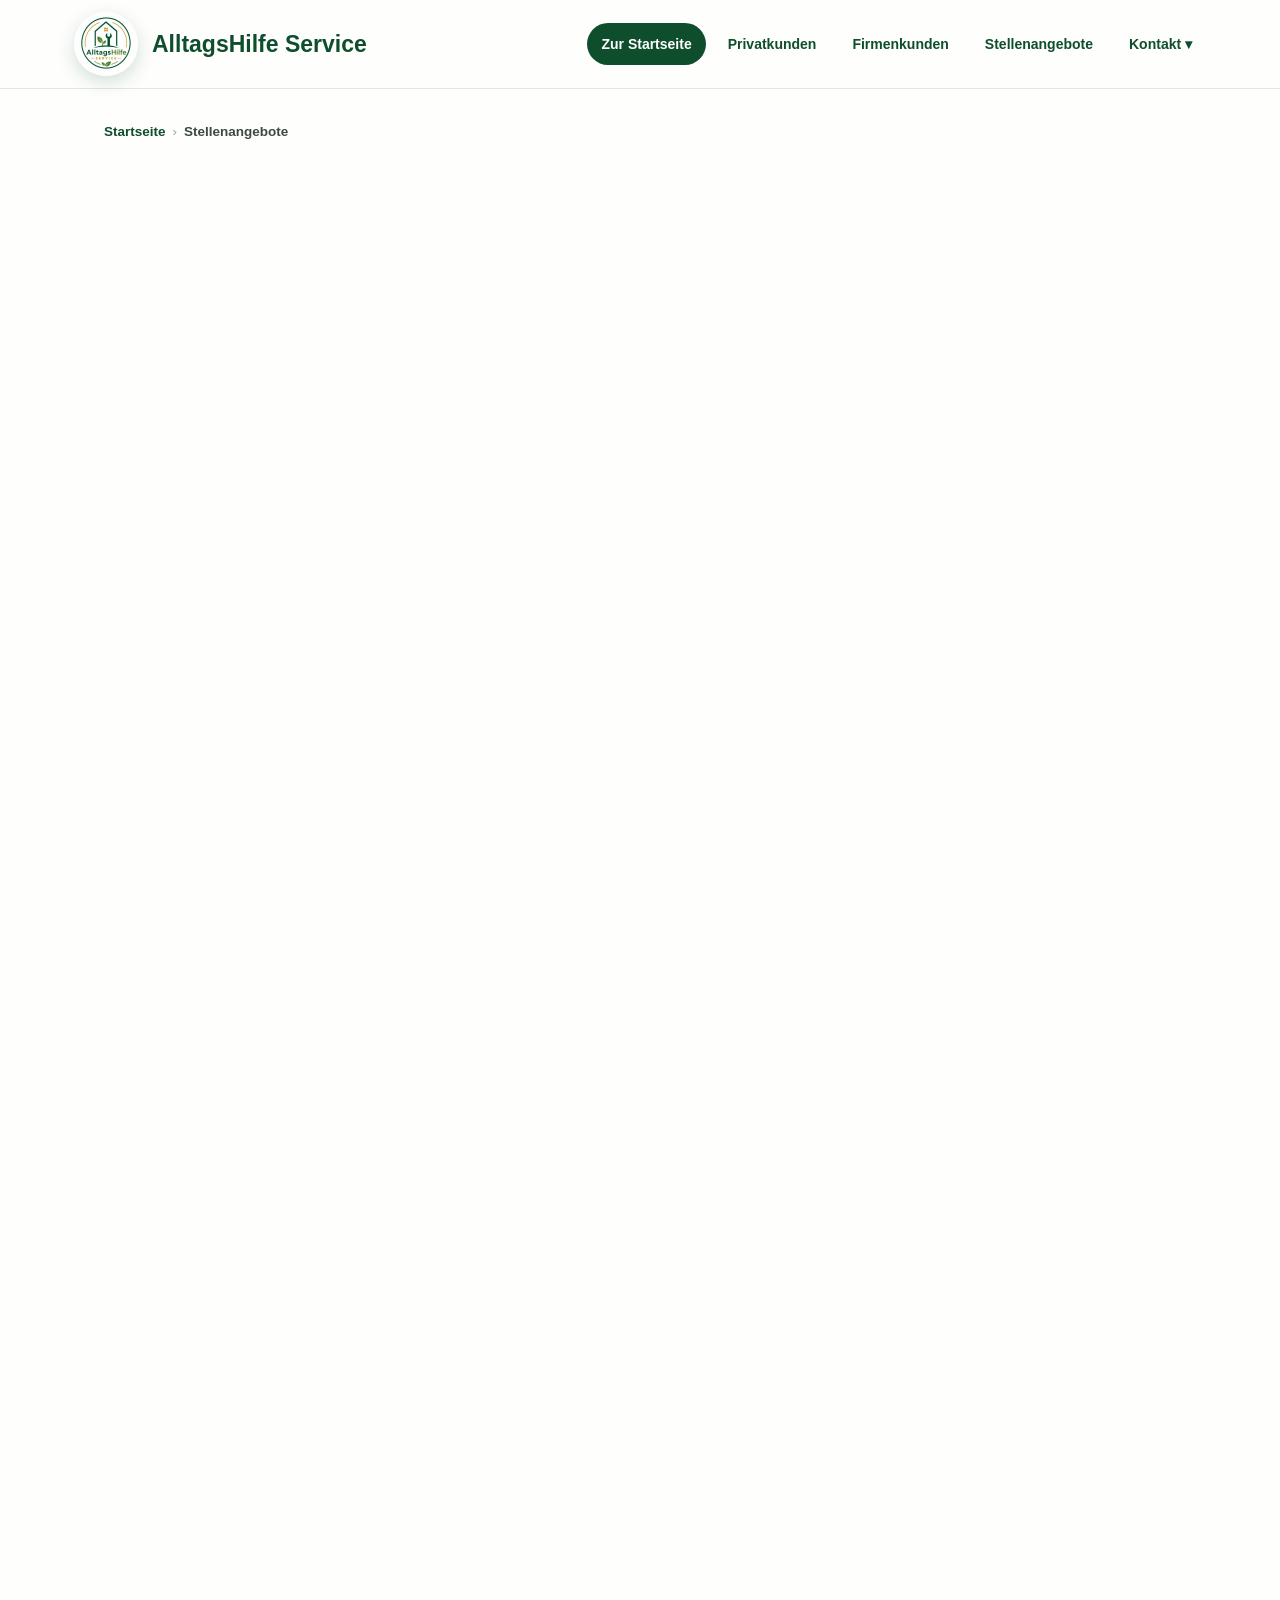
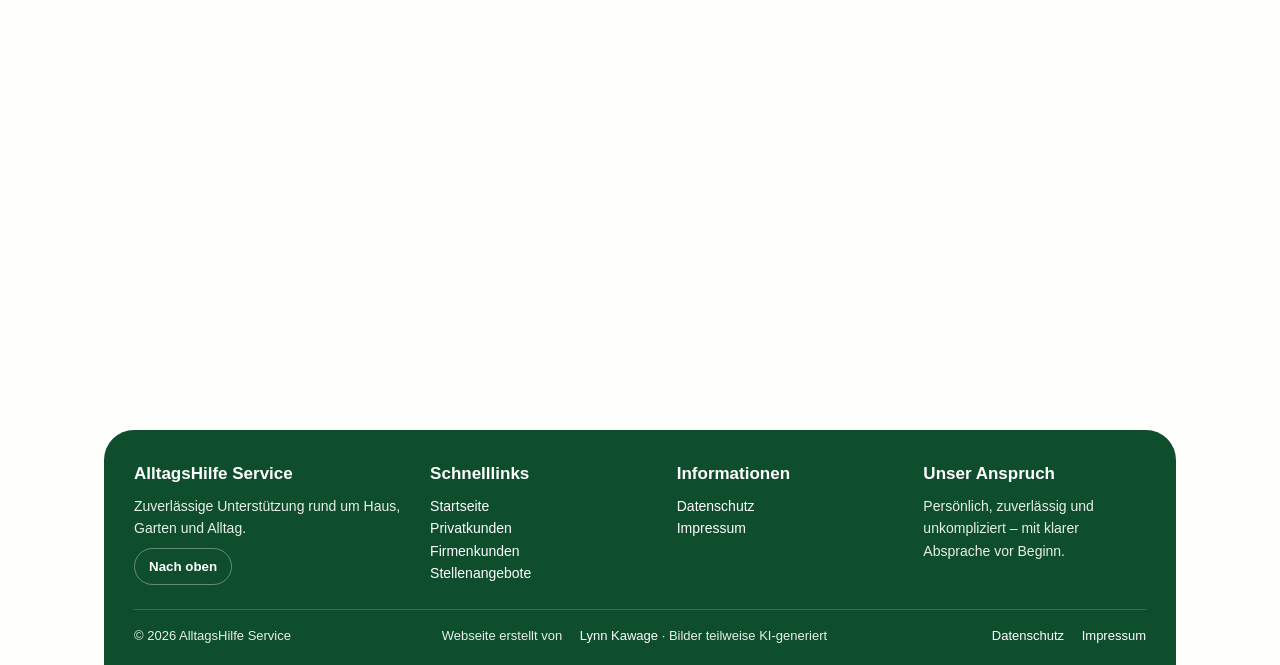
<file: stellen/index.html>
<!DOCTYPE html>
<html lang="de">
<head>
<meta charset="UTF-8">
<meta name="viewport" content="width=device-width, initial-scale=1.0">
<title>Stellenangebote in Bargteheide und Ahrensburg | AlltagsHilfe Service</title>
<meta name="description" content="Offene Stellen bei AlltagsHilfe Service in Bargteheide: Reinigungskraft und Alltagsbegleitung, jeweils als Minijob oder in Teilzeit. Bewerbung per E-Mail.">
<link rel="icon" type="image/png" href="../bilder/favicon.png">
<link rel="apple-touch-icon" href="../bilder/apple-touch-icon.png">
<link rel="canonical" href="https://service-alltagshilfe.de/stellen/">
<meta property="og:type" content="website">
<meta property="og:locale" content="de_DE">
<meta property="og:site_name" content="AlltagsHilfe Service">
<meta property="og:title" content="Stellenangebote in Bargteheide und Ahrensburg | AlltagsHilfe Service">
<meta property="og:description" content="Offene Stellen bei AlltagsHilfe Service in Bargteheide: Reinigungskraft und Alltagsbegleitung, jeweils als Minijob oder in Teilzeit. Bewerbung per E-Mail.">
<meta property="og:url" content="https://service-alltagshilfe.de/stellen/">
<meta property="og:image" content="https://service-alltagshilfe.de/bilder/saubere_werkzeuge_vor_dem_eingang.webp">
<meta name="twitter:card" content="summary_large_image">
<script type="application/ld+json">
{
 "@context": "https://schema.org",
 "@graph": [
  {
   "@type": "LocalBusiness",
   "@id": "https://service-alltagshilfe.de/#betrieb",
   "name": "AlltagsHilfe Service",
   "description": "Praktische Unterstützung im Alltag, Reinigung, Gartenpflege, Winterdienst, Transport und Entrümpelung für Privathaushalte und Firmen in Bargteheide, Ahrensburg und Umgebung.",
   "url": "https://service-alltagshilfe.de/",
   "telephone": "+49 1522 9546946",
   "email": "info@service-alltagshilfe.de",
   "image": "https://service-alltagshilfe.de/bilder/Logo.webp",
   "logo": "https://service-alltagshilfe.de/bilder/Logo.webp",
   "founder": {
    "@type": "Person",
    "name": "Mohammed Alaa Sarhan"
   },
   "address": {
    "@type": "PostalAddress",
    "streetAddress": "Mühlenstraße 7",
    "postalCode": "22941",
    "addressLocality": "Bargteheide",
    "addressRegion": "Schleswig-Holstein",
    "addressCountry": "DE"
   },
   "areaServed": [
    {
     "@type": "City",
     "name": "Bargteheide"
    },
    {
     "@type": "City",
     "name": "Ahrensburg"
    },
    {
     "@type": "City",
     "name": "Großhansdorf"
    },
    {
     "@type": "City",
     "name": "Ammersbek"
    },
    {
     "@type": "City",
     "name": "Bad Oldesloe"
    },
    {
     "@type": "City",
     "name": "Hamburg"
    }
   ],
   "knowsLanguage": [
    "de"
   ],
   "priceRange": "€€",
   "hasOfferCatalog": {
    "@type": "OfferCatalog",
    "name": "Leistungen",
    "itemListElement": [
     {
      "@type": "Offer",
      "itemOffered": {
       "@type": "Service",
       "name": "Alltagsbegleitung"
      }
     },
     {
      "@type": "Offer",
      "itemOffered": {
       "@type": "Service",
       "name": "Begleitung zu Terminen"
      }
     },
     {
      "@type": "Offer",
      "itemOffered": {
       "@type": "Service",
       "name": "Einkaufshilfe"
      }
     },
     {
      "@type": "Offer",
      "itemOffered": {
       "@type": "Service",
       "name": "Haushaltshilfe"
      }
     },
     {
      "@type": "Offer",
      "itemOffered": {
       "@type": "Service",
       "name": "Reinigung"
      }
     },
     {
      "@type": "Offer",
      "itemOffered": {
       "@type": "Service",
       "name": "Büroreinigung"
      }
     },
     {
      "@type": "Offer",
      "itemOffered": {
       "@type": "Service",
       "name": "Treppenhausreinigung"
      }
     },
     {
      "@type": "Offer",
      "itemOffered": {
       "@type": "Service",
       "name": "Bauendreinigung"
      }
     },
     {
      "@type": "Offer",
      "itemOffered": {
       "@type": "Service",
       "name": "Gartenpflege"
      }
     },
     {
      "@type": "Offer",
      "itemOffered": {
       "@type": "Service",
       "name": "Rasenmähen"
      }
     },
     {
      "@type": "Offer",
      "itemOffered": {
       "@type": "Service",
       "name": "Laubentfernung"
      }
     },
     {
      "@type": "Offer",
      "itemOffered": {
       "@type": "Service",
       "name": "Winterdienst"
      }
     },
     {
      "@type": "Offer",
      "itemOffered": {
       "@type": "Service",
       "name": "Transport"
      }
     },
     {
      "@type": "Offer",
      "itemOffered": {
       "@type": "Service",
       "name": "Entrümpelung"
      }
     },
     {
      "@type": "Offer",
      "itemOffered": {
       "@type": "Service",
       "name": "Haushaltsauflösung"
      }
     }
    ]
   }
  },
  {
   "@type": "BreadcrumbList",
   "itemListElement": [
    {
     "@type": "ListItem",
     "position": 1,
     "name": "Startseite",
     "item": "https://service-alltagshilfe.de/"
    },
    {
     "@type": "ListItem",
     "position": 2,
     "name": "Stellenangebote",
     "item": "https://service-alltagshilfe.de/stellen/"
    }
   ]
  },
  {
   "@type": "JobPosting",
   "title": "Reinigungskraft (m/w/d)",
   "description": "Reinigungsarbeiten in Wohnhäusern, Treppenhäusern, Büros und Gewerbeobjekten in Bargteheide, Ahrensburg und Umgebung. Als Minijob mit etwa 8 bis 10 Stunden oder in Teilzeit mit 20 bis 25 Stunden pro Woche.",
   "datePosted": "2026-08-23",
   "employmentType": [
    "PART_TIME"
   ],
   "hiringOrganization": {
    "@id": "https://service-alltagshilfe.de/#betrieb"
   },
   "jobLocation": {
    "@type": "Place",
    "address": {
     "@type": "PostalAddress",
     "addressLocality": "Bargteheide",
     "postalCode": "22941",
     "addressRegion": "Schleswig-Holstein",
     "addressCountry": "DE"
    }
   },
   "applicantLocationRequirements": {
    "@type": "Country",
    "name": "DE"
   },
   "directApply": false
  },
  {
   "@type": "JobPosting",
   "title": "Alltagsbegleitung (m/w/d)",
   "description": "Begleitung und praktische Unterstützung für Menschen, die im Alltag Hilfe brauchen, in Bargteheide, Ahrensburg und Umgebung. Als Minijob mit etwa 8 bis 10 Stunden oder in Teilzeit mit 20 bis 25 Stunden pro Woche. Keine pflegerischen Aufgaben.",
   "datePosted": "2026-08-23",
   "employmentType": [
    "PART_TIME"
   ],
   "hiringOrganization": {
    "@id": "https://service-alltagshilfe.de/#betrieb"
   },
   "jobLocation": {
    "@type": "Place",
    "address": {
     "@type": "PostalAddress",
     "addressLocality": "Bargteheide",
     "postalCode": "22941",
     "addressRegion": "Schleswig-Holstein",
     "addressCountry": "DE"
    }
   },
   "applicantLocationRequirements": {
    "@type": "Country",
    "name": "DE"
   },
   "directApply": false
  }
 ]
}
</script>
<link rel="stylesheet" href="../assets/stil-haupt.css">
</head>

<body>

<header class="header" id="oben">
  <div class="header-inner">
    <a class="brand" href="../">
      <img src="../bilder/Logo.webp" alt="AlltagsHilfe Service Logo">
      <span>AlltagsHilfe Service</span>
    </a>

    <button class="mobile-menu-toggle" type="button" aria-label="Menü öffnen" aria-expanded="false">Menü</button>

    <nav class="nav">
      <a href="../" class="home-btn">Zur Startseite</a>
      <a href="../privat/">Privatkunden</a>
      <a href="../firmen/">Firmenkunden</a>
      <a href="../stellen/" aria-current="page">Stellenangebote</a>

      <div class="dropdown">
        <button class="dropbtn">Kontakt ▾</button>
        <div class="dropdown-content">
          <a href="tel:+4915229546946">Telefon</a>
          <a href="mailto:info@service-alltagshilfe.de">E-Mail</a>
          <a href="https://wa.me/4915229546946" target="_blank">WhatsApp</a>
        </div>
      </div>
    </nav>
  </div>
</header>

<div class="wrap">

<nav class="brotkrume" aria-label="Sie befinden sich hier">
  <a href="../">Startseite</a> <span>›</span>
  <strong>Stellenangebote</strong>
</nav>

<section class="seiten-kopf reveal">
  <div class="seiten-kopf-text">
    <h1>Werden Sie Teil des Teams</h1>
    <p class="lead">Wir wachsen und suchen Personal für unsere Einsätze in Bargteheide, Ahrensburg und Umgebung.</p>
    <div class="hero-actions">
      <a class="primary-link" href="#bewerben">Jetzt bewerben</a>
    </div>
  </div>
  <figure class="seiten-kopf-bild">
    <img src="../bilder/saubere_werkzeuge_vor_dem_eingang.webp" alt="Reinigungs- und Arbeitsmaterial vor einem Hauseingang" decoding="async">
  </figure>
</section>

<section class="reveal" id="stellen">
  <h2>Offene Stellen</h2>

<details class="lblock reveal" id="reinigungskraft" open>
  <summary>
    <h2 class="lblock-titel">Reinigungskraft (m/w/d)</h2>
    <span class="lblock-saison">Minijob oder Teilzeit</span>
  </summary>
  <div class="lblock-text">
    <p>Wir suchen Personal auf Minijob-Basis mit etwa 8 bis 10 Stunden pro Woche sowie in Teilzeit mit 20 bis 25 Stunden.</p>
    <p>Reinigungsarbeiten in Wohnhäusern, Treppenhäusern, Büros und Gewerbeobjekten. Ein abwechslungsreiches Aufgabengebiet – Sie sind nicht jeden Tag im selben Raum.</p>
    <p>Was in welchem Objekt zu tun ist, besprechen wir vorher mit Ihnen. Sie starten jeden Einsatz mit einer klaren Ansage und müssen nichts erraten.</p>
    <div class="lblock-punkte">
      <strong>Das bringen Sie mit</strong>
      <ul>
        <li>Minijob mit etwa 8 bis 10 Stunden oder Teilzeit mit 20 bis 25 Stunden pro Woche</li>
        <li>Erfahrung in der Gebäude- oder Unterhaltsreinigung ist willkommen, aber keine Bedingung</li>
        <li>Sorgfalt und Zuverlässigkeit sind uns wichtiger als Tempo</li>
        <li>Deutsch für die Verständigung mit Kundinnen und Kunden</li>
        <li>Führerschein Klasse B, weil Fahrten zwischen den Einsätzen dazugehören</li>
      </ul>
    </div>
    <div class="lblock-punkte">
      <strong>Das bieten wir</strong>
      <ul>
        <li>Bezahlung über dem gesetzlichen Mindestlohn, abhängig von Erfahrung und Aufgabe</li>
        <li>Lohn pünktlich zum vereinbarten Termin</li>
        <li>Ein Wochenplan, den wir gemeinsam abstimmen</li>
        <li>Einsätze in der Region – lange Anfahrten planen wir Ihnen nicht ein</li>
        <li>Für die Fahrten zwischen den Einsätzen kann ein Fahrzeug gestellt werden</li>
        <li>Eine ruhige Einarbeitung – die ersten Einsätze machen wir gemeinsam</li>
        <li>Vor jedem Einsatz wissen Sie, was zu tun ist</li>
      </ul>
    </div>
  </div>
</details>

<details class="lblock reveal" id="alltagsbegleitung">
  <summary>
    <h2 class="lblock-titel">Alltagsbegleitung (m/w/d)</h2>
    <span class="lblock-saison">Minijob oder Teilzeit</span>
  </summary>
  <div class="lblock-text">
    <p>Auch hier suchen wir Personal auf Minijob-Basis mit etwa 8 bis 10 Stunden pro Woche sowie in Teilzeit mit 20 bis 25 Stunden.</p>
    <p>Sie unterstützen Menschen, die im Alltag Hilfe brauchen – mit Zeit, Gesellschaft und praktischer Unterstützung. Eine Arbeit, für die man am Abend etwas vorzuweisen hat.</p>
    <p>Den Rahmen geben wir vor und stimmen ihn mit Ihnen ab: Sie wissen vor jedem Besuch, was ansteht. Kommt etwas Neues dazu, sprechen Sie kurz mit uns – dafür sind wir da.</p>
    <p>Pflegerische und medizinische Aufgaben gehören nicht dazu.</p>
    <div class="lblock-punkte">
      <strong>Das bringen Sie mit</strong>
      <ul>
        <li>Minijob mit etwa 8 bis 10 Stunden oder Teilzeit mit 20 bis 25 Stunden pro Woche</li>
        <li>Erfahrung in Betreuung oder Hauswirtschaft ist willkommen, aber keine Bedingung</li>
        <li>Geduld, Zuverlässigkeit und ein freundlicher Umgang</li>
        <li>Gute Deutschkenntnisse, weil viel gesprochen wird</li>
        <li>Führerschein Klasse B, weil Fahrten zu den Einsätzen dazugehören</li>
      </ul>
    </div>
    <div class="lblock-punkte">
      <strong>Das bieten wir</strong>
      <ul>
        <li>Bezahlung über dem gesetzlichen Mindestlohn, abhängig von Erfahrung und Aufgabe</li>
        <li>Lohn pünktlich zum vereinbarten Termin</li>
        <li>Ein Wochenplan, den wir gemeinsam abstimmen</li>
        <li>Einsätze in der Region – lange Anfahrten planen wir Ihnen nicht ein</li>
        <li>Für die Fahrten zu den Einsätzen kann ein Fahrzeug gestellt werden</li>
        <li>Eine ruhige Einarbeitung – die ersten Besuche begleiten wir</li>
        <li>Ein klarer Rahmen für jeden Einsatz und jederzeit jemand, den Sie fragen können</li>
      </ul>
    </div>
  </div>
</details>
</section>

<section class="reveal" id="bewerben">
  <h2>So bewerben Sie sich</h2>

  <div class="info-box">
    <p>
      Bitte bewerben Sie sich per E-Mail und hängen Sie mindestens Ihren Lebenslauf an.
      Nennen Sie darin, für welche Tätigkeit Sie sich interessieren, ob Minijob oder Teilzeit
      für Sie infrage kommt und ab wann Sie verfügbar sind.
    </p>
    <p>
      Liegt kein aktueller Lebenslauf vor, beschreiben Sie uns bitte kurz Ihre bisherigen
      Tätigkeiten und wo Sie zuletzt gearbeitet haben.
    </p>
    <p>
      Wir sichten jede Bewerbung und melden uns schnellstmöglich mit einer Rückmeldung.
      Passt es für beide Seiten, laden wir Sie zu einem persönlichen Gespräch ein.
      Quereinsteigerinnen und Quereinsteiger sind willkommen.
    </p>
  </div>

  <div class="bewerbung-box">
    <span class="bewerbung-hinweis">Bewerbung an</span>
    <span class="bewerbung-adresse">info@service-alltagshilfe.de</span>
    <div class="hero-actions">
      <a class="primary-link" href="mailto:info@service-alltagshilfe.de?subject=Bewerbung">Jetzt bewerben</a>
    </div>
  </div>
</section>

<footer class="footer">
  <div class="footer-main">
    <div>
      <h3>AlltagsHilfe Service</h3>
      <p>Zuverlässige Unterstützung rund um Haus, Garten und Alltag.</p>
      <button class="top-link back-to-top" type="button">Nach oben</button>
    </div>

    <div>
      <h3>Schnelllinks</h3>
      <ul>
        <li><a href="../">Startseite</a></li>
        <li><a href="../privat/">Privatkunden</a></li>
        <li><a href="../firmen/">Firmenkunden</a></li>
        <li><a href="../stellen/">Stellenangebote</a></li>
      </ul>
    </div>

    <div>
      <h3>Informationen</h3>
      <ul>
        <li><a href="../datenschutz/">Datenschutz</a></li>
        <li><a href="../impressum/">Impressum</a></li>
      </ul>
    </div>

    <div>
      <h3>Unser Anspruch</h3>
      <p>Persönlich, zuverlässig und unkompliziert – mit klarer Absprache vor Beginn.</p>
    </div>
  </div>

  <div class="footer-bottom">
    <span>© 2026 AlltagsHilfe Service</span>
    <span>Webseite erstellt von <a href="https://alaasar58.github.io/Lynn-portfolio/" target="_blank" rel="noopener">Lynn Kawage</a> · Bilder teilweise KI-generiert</span>
    <span><a href="../datenschutz/">Datenschutz</a> <a href="../impressum/">Impressum</a></span>
  </div>
</footer>

</div>

<script src="../assets/seite.js"></script>
</body>
</html>
</file>
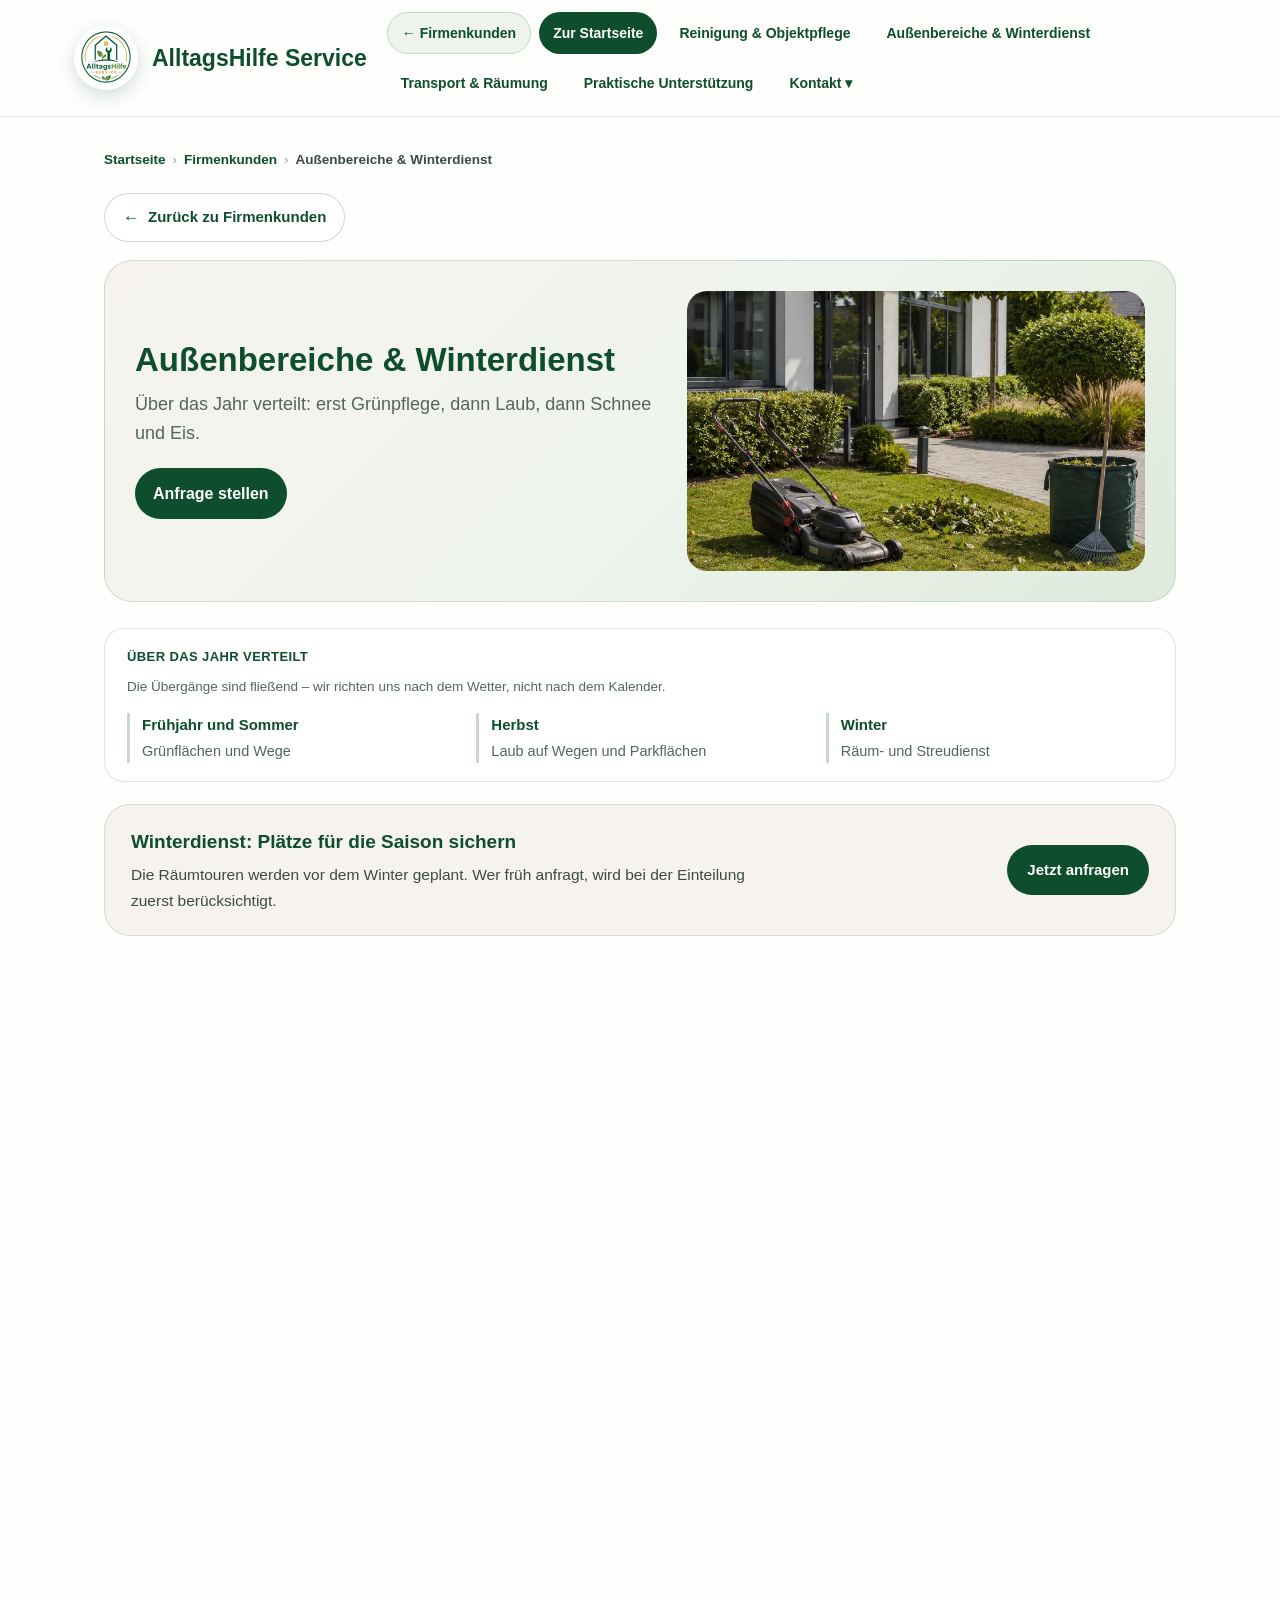
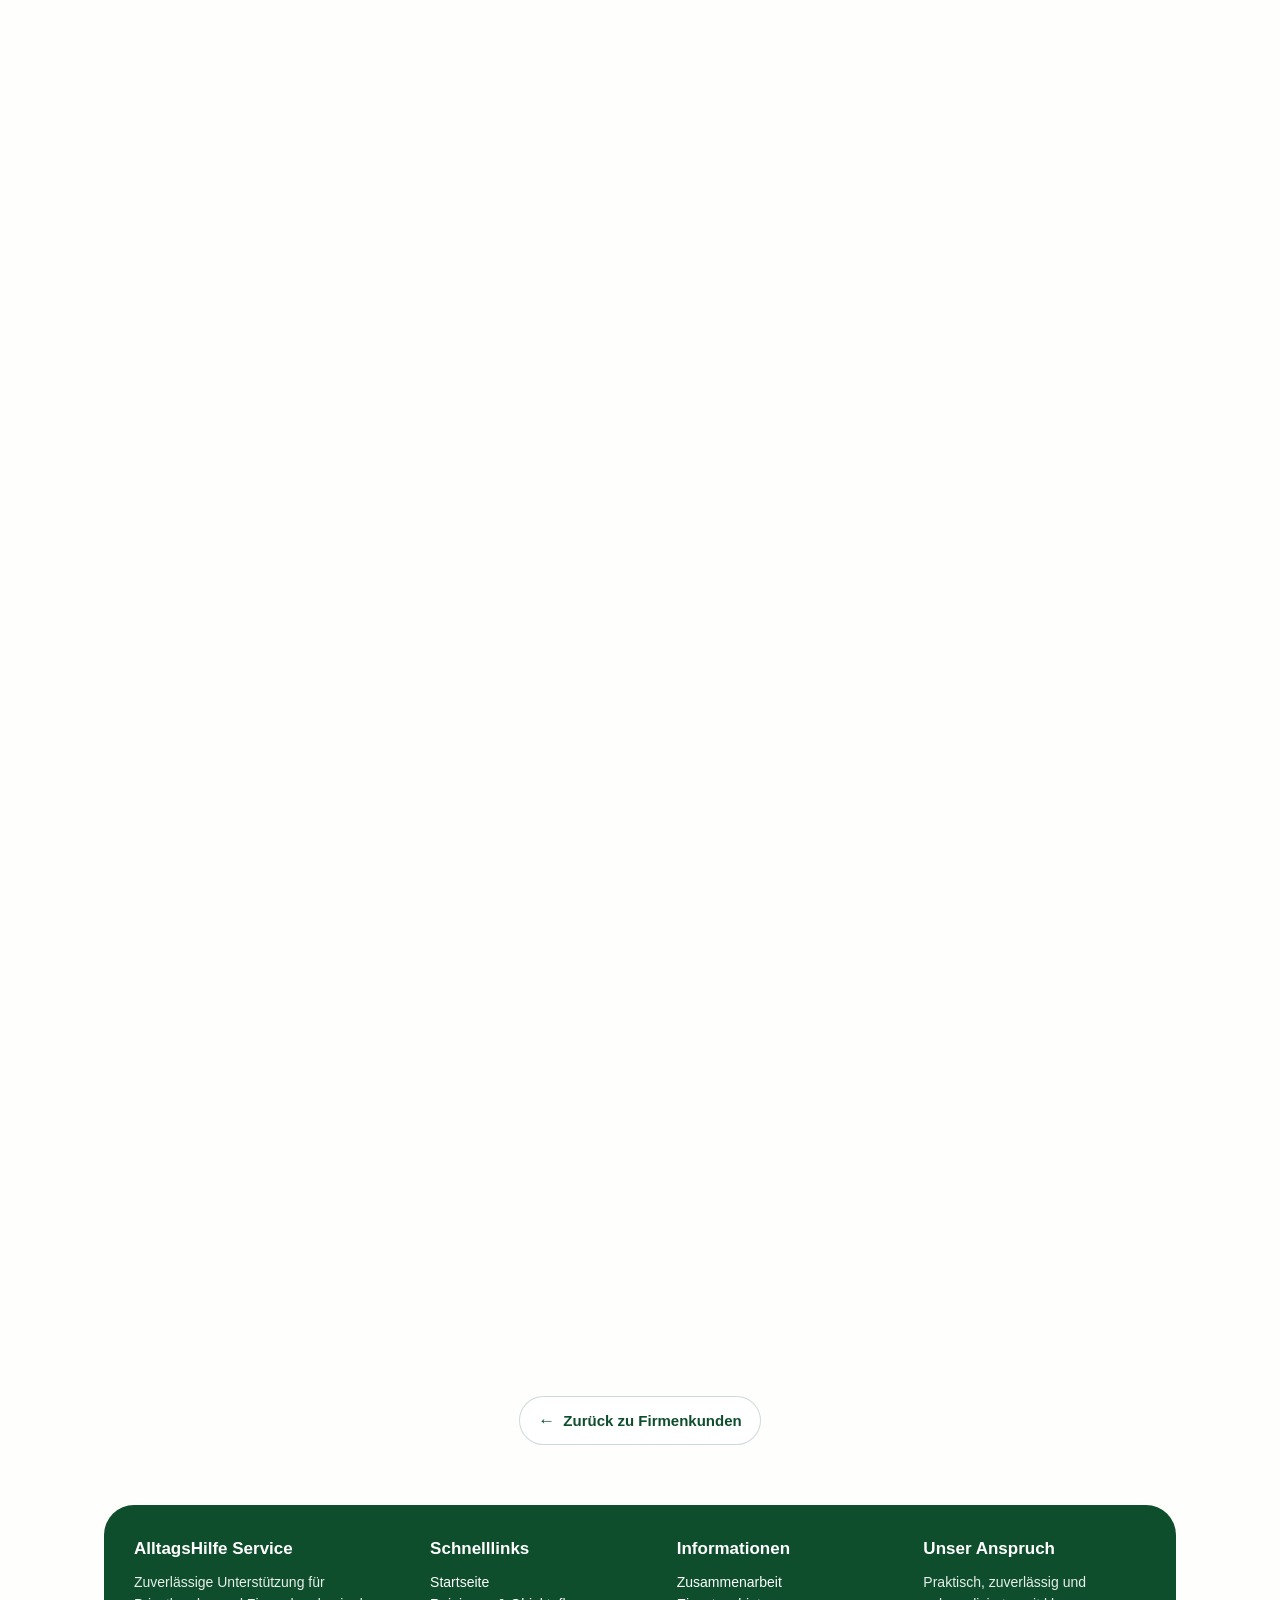
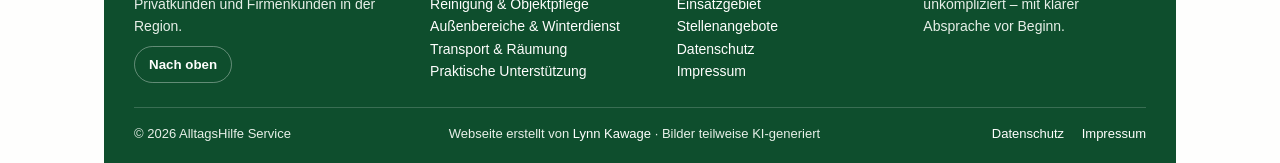
<file: firmen/aussenbereiche/index.html>
<!DOCTYPE html>
<html lang="de">
<head>
<meta charset="UTF-8">
<meta name="viewport" content="width=device-width, initial-scale=1.0">
<title>Winterdienst für Firmen in Bargteheide | AlltagsHilfe Service</title>
<meta name="description" content="Außenpflege, Laubentfernung und Winterdienst für Gewerbeobjekte, Hausverwaltungen und Eigentümergemeinschaften in Bargteheide, Ahrensburg und Umgebung.">
<link rel="icon" type="image/png" href="../../bilder/favicon.png">
<link rel="apple-touch-icon" href="../../bilder/apple-touch-icon.png">
<link rel="canonical" href="https://service-alltagshilfe.de/firmen/aussenbereiche/">
<meta property="og:type" content="website">
<meta property="og:locale" content="de_DE">
<meta property="og:site_name" content="AlltagsHilfe Service">
<meta property="og:title" content="Winterdienst für Firmen in Bargteheide | AlltagsHilfe Service">
<meta property="og:description" content="Außenpflege, Laubentfernung und Winterdienst für Gewerbeobjekte, Hausverwaltungen und Eigentümergemeinschaften in Bargteheide, Ahrensburg und Umgebung.">
<meta property="og:url" content="https://service-alltagshilfe.de/firmen/aussenbereiche/">
<meta property="og:image" content="https://service-alltagshilfe.de/bilder/firmen-gartenpflege.webp">
<meta name="twitter:card" content="summary_large_image">
<script type="application/ld+json">
{
 "@context": "https://schema.org",
 "@graph": [
  {
   "@type": "LocalBusiness",
   "@id": "https://service-alltagshilfe.de/#betrieb",
   "name": "AlltagsHilfe Service",
   "description": "Praktische Unterstützung im Alltag, Reinigung, Gartenpflege, Winterdienst, Transport und Entrümpelung für Privathaushalte und Firmen in Bargteheide, Ahrensburg und Umgebung.",
   "url": "https://service-alltagshilfe.de/",
   "telephone": "+49 1522 9546946",
   "email": "info@service-alltagshilfe.de",
   "image": "https://service-alltagshilfe.de/bilder/Logo.webp",
   "logo": "https://service-alltagshilfe.de/bilder/Logo.webp",
   "founder": {
    "@type": "Person",
    "name": "Mohammed Alaa Sarhan"
   },
   "address": {
    "@type": "PostalAddress",
    "streetAddress": "Mühlenstraße 7",
    "postalCode": "22941",
    "addressLocality": "Bargteheide",
    "addressRegion": "Schleswig-Holstein",
    "addressCountry": "DE"
   },
   "areaServed": [
    {
     "@type": "City",
     "name": "Bargteheide"
    },
    {
     "@type": "City",
     "name": "Ahrensburg"
    },
    {
     "@type": "City",
     "name": "Großhansdorf"
    },
    {
     "@type": "City",
     "name": "Ammersbek"
    },
    {
     "@type": "City",
     "name": "Bad Oldesloe"
    },
    {
     "@type": "City",
     "name": "Hamburg"
    }
   ],
   "knowsLanguage": [
    "de"
   ],
   "priceRange": "€€",
   "hasOfferCatalog": {
    "@type": "OfferCatalog",
    "name": "Leistungen",
    "itemListElement": [
     {
      "@type": "Offer",
      "itemOffered": {
       "@type": "Service",
       "name": "Alltagsbegleitung"
      }
     },
     {
      "@type": "Offer",
      "itemOffered": {
       "@type": "Service",
       "name": "Begleitung zu Terminen"
      }
     },
     {
      "@type": "Offer",
      "itemOffered": {
       "@type": "Service",
       "name": "Einkaufshilfe"
      }
     },
     {
      "@type": "Offer",
      "itemOffered": {
       "@type": "Service",
       "name": "Haushaltshilfe"
      }
     },
     {
      "@type": "Offer",
      "itemOffered": {
       "@type": "Service",
       "name": "Reinigung"
      }
     },
     {
      "@type": "Offer",
      "itemOffered": {
       "@type": "Service",
       "name": "Büroreinigung"
      }
     },
     {
      "@type": "Offer",
      "itemOffered": {
       "@type": "Service",
       "name": "Treppenhausreinigung"
      }
     },
     {
      "@type": "Offer",
      "itemOffered": {
       "@type": "Service",
       "name": "Bauendreinigung"
      }
     },
     {
      "@type": "Offer",
      "itemOffered": {
       "@type": "Service",
       "name": "Gartenpflege"
      }
     },
     {
      "@type": "Offer",
      "itemOffered": {
       "@type": "Service",
       "name": "Rasenmähen"
      }
     },
     {
      "@type": "Offer",
      "itemOffered": {
       "@type": "Service",
       "name": "Laubentfernung"
      }
     },
     {
      "@type": "Offer",
      "itemOffered": {
       "@type": "Service",
       "name": "Winterdienst"
      }
     },
     {
      "@type": "Offer",
      "itemOffered": {
       "@type": "Service",
       "name": "Transport"
      }
     },
     {
      "@type": "Offer",
      "itemOffered": {
       "@type": "Service",
       "name": "Entrümpelung"
      }
     },
     {
      "@type": "Offer",
      "itemOffered": {
       "@type": "Service",
       "name": "Haushaltsauflösung"
      }
     }
    ]
   }
  },
  {
   "@type": "BreadcrumbList",
   "itemListElement": [
    {
     "@type": "ListItem",
     "position": 1,
     "name": "Startseite",
     "item": "https://service-alltagshilfe.de/"
    },
    {
     "@type": "ListItem",
     "position": 2,
     "name": "Firmenkunden",
     "item": "https://service-alltagshilfe.de/firmen/"
    },
    {
     "@type": "ListItem",
     "position": 3,
     "name": "Außenbereiche & Winterdienst",
     "item": "https://service-alltagshilfe.de/firmen/aussenbereiche/"
    }
   ]
  },
  {
   "@type": "Service",
   "name": "Außenbereiche & Winterdienst",
   "description": "Außenpflege, Laubentfernung und Winterdienst für Gewerbeobjekte, Hausverwaltungen und Eigentümergemeinschaften in Bargteheide, Ahrensburg und Umgebung.",
   "serviceType": [
    "Außenpflege",
    "Laub und Herbstarbeiten",
    "Winterdienst"
   ],
   "provider": {
    "@id": "https://service-alltagshilfe.de/#betrieb"
   },
   "areaServed": [
    {
     "@type": "City",
     "name": "Bargteheide"
    },
    {
     "@type": "City",
     "name": "Ahrensburg"
    },
    {
     "@type": "City",
     "name": "Großhansdorf"
    },
    {
     "@type": "City",
     "name": "Ammersbek"
    },
    {
     "@type": "City",
     "name": "Bad Oldesloe"
    },
    {
     "@type": "City",
     "name": "Hamburg"
    }
   ],
   "audience": {
    "@type": "Audience",
    "audienceType": "Unternehmen und Hausverwaltungen"
   },
   "url": "https://service-alltagshilfe.de/firmen/aussenbereiche/"
  }
 ]
}
</script>
<link rel="stylesheet" href="../../assets/stil-haupt.css">
</head>

<body>

<header class="header" id="oben">
  <div class="header-inner">
    <a class="brand" href="../../">
      <img src="../../bilder/Logo.webp" alt="AlltagsHilfe Service Logo">
      <span>AlltagsHilfe Service</span>
    </a>


    <button class="mobile-menu-toggle" type="button" aria-label="Menü öffnen" aria-expanded="false">Menü</button>

    <nav class="nav">
      <a href="../" class="nav-zurueck">← Firmenkunden</a>
      <a href="../../" class="home-btn">Zur Startseite</a>
      <a href="../reinigung/">Reinigung & Objektpflege</a>
      <a href="../aussenbereiche/" aria-current="page">Außenbereiche & Winterdienst</a>
      <a href="../transport-raeumung/">Transport & Räumung</a>
      <a href="../unterstuetzung/">Praktische Unterstützung</a>

      <div class="dropdown">
        <button class="dropbtn">Kontakt ▾</button>
        <div class="dropdown-content">
          <a href="#kontakt">Kontaktformular</a>
          <a href="tel:+4915229546946">Telefon</a>
          <a href="mailto:info@service-alltagshilfe.de">E-Mail</a>
          <a href="https://wa.me/4915229546946" target="_blank">WhatsApp</a>
        </div>
      </div>
    </nav>
  </div>
</header>

<div class="wrap">

<nav class="brotkrume" aria-label="Sie befinden sich hier">
  <a href="../../">Startseite</a> <span>›</span>
  <a href="../">Firmenkunden</a> <span>›</span>
  <strong>Außenbereiche & Winterdienst</strong>
</nav>

<a class="zurueck" href="../">Zurück zu Firmenkunden</a>

<section class="seiten-kopf reveal">
  <div class="seiten-kopf-text">
    <h1>Außenbereiche & Winterdienst</h1>
    <p class="lead">Über das Jahr verteilt: erst Grünpflege, dann Laub, dann Schnee und Eis.</p>
    <div class="hero-actions">
      <a class="primary-link" href="#kontakt">Anfrage stellen</a>
    </div>
  </div>
  <figure class="seiten-kopf-bild">
    <img src="../../bilder/firmen-gartenpflege.webp" alt="Gepflegte Grünfläche an einem Gewerbeobjekt" decoding="async">
  </figure>
</section>

<div class="jahr-leiste reveal">
  <p class="jahr-titel">Über das Jahr verteilt</p>
  <p class="jahr-hinweis">Die Übergänge sind fließend – wir richten uns nach dem Wetter, nicht nach dem Kalender.</p>
  <div class="jahr-feld"><strong>Frühjahr und Sommer</strong><span>Grünflächen und Wege</span></div>
  <div class="jahr-feld"><strong>Herbst</strong><span>Laub auf Wegen und Parkflächen</span></div>
  <div class="jahr-feld"><strong>Winter</strong><span>Räum- und Streudienst</span></div>
</div>


<div class="season-banner">
  <div class="season-banner-text">
    <strong>Winterdienst: Plätze für die Saison sichern</strong>
    <span>Die Räumtouren werden vor dem Winter geplant. Wer früh anfragt, wird bei der Einteilung zuerst berücksichtigt.</span>
  </div>
  <a class="season-banner-btn" href="#kontakt">Jetzt anfragen</a>
</div>

<section id="leistungen">
<details class="lblock reveal" id="aussenpflege" open>
  <summary>
    <h2 class="lblock-titel">Außenpflege</h2>
    <span class="lblock-saison">Frühjahr bis Herbst</span>
  </summary>
  <div class="lblock-text">
    <p>Grünstreifen mähen, Randbereiche und Pflasterfugen von Unkraut freihalten, Wege kehren, Sträucher in Form halten. Das Außenbild ist das Erste, was Besucher und Mieter sehen.</p>
    <p>Wir kommen in festem Turnus, sodass es gar nicht erst auffällt – und niemand aus Ihrem Team sich darum kümmern muss.</p>
    <p>Der Turnus richtet sich nach dem Wuchs: in der warmen Zeit öfter, danach seltener. Kehren und Sauberhalten der Flächen läuft ganzjährig weiter.</p>
    <div class="lblock-punkte">
      <strong>Das gehört dazu</strong>
      <ul>
        <li>Grünflächen und Randbereiche</li>
        <li>Wege, Höfe und Parkflächen kehren</li>
        <li>Unkraut in Pflasterfugen</li>
        <li>Turnus nach Jahreszeit</li>
      </ul>
    </div>
  </div>
</details>

<details class="lblock reveal" id="laub">
  <summary>
    <h2 class="lblock-titel">Laub und Herbstarbeiten</h2>
    <span class="lblock-saison">Vor allem im Herbst</span>
  </summary>
  <div class="lblock-text">
    <p>Nasses Laub auf Wegen und Parkflächen ist rutschig – und damit ein Thema für Ihre Verkehrssicherungspflicht. In der Hochphase reicht ein Durchgang oft nicht aus.</p>
    <p>Wir stimmen ab, wie oft geräumt wird, und dokumentieren die Einsätze auf Wunsch. Die Entsorgung übernehmen wir.</p>
    <div class="lblock-punkte">
      <strong>Das gehört dazu</strong>
      <ul>
        <li>Wege, Zufahrten, Parkflächen und Höfe</li>
        <li>Mehrere Durchgänge in der Hochphase</li>
        <li>Dokumentation der Einsätze möglich</li>
        <li>Entsorgung inklusive</li>
      </ul>
    </div>
  </div>
</details>

<details class="lblock reveal" id="winterdienst">
  <summary>
    <h2 class="lblock-titel">Winterdienst</h2>
    <span class="lblock-saison">Wintersaison</span>
  </summary>
  <div class="lblock-text">
    <p>Als Eigentümer oder Verwalter tragen Sie die Räum- und Streupflicht. Kommt jemand auf einem nicht geräumten Weg zu Schaden, ist das schnell ein Haftungsfall.</p>
    <p>Wir übernehmen das für Gehwege, Zufahrten, Eingänge und Stellplätze. Umfang, Zeiten und Häufigkeit halten wir vorher schriftlich fest, ebenso wer bei welcher Wetterlage anrückt. Sie haben eine feste Ansprechperson.</p>
    <p>Der Winterdienst wird vor der Saison vereinbart, nicht während. Die Räumtouren werden im Herbst geplant, und die Plätze sind begrenzt.</p>
    <div class="lblock-punkte">
      <strong>Das gehört dazu</strong>
      <ul>
        <li>Gehwege, Zufahrten, Eingänge, Stellplätze</li>
        <li>Räumen und Streuen</li>
        <li>Schriftliche Vereinbarung vor der Saison</li>
        <li>Feste Ansprechperson</li>
      </ul>
    </div>
  </div>
</details>
</section>

<section class="contact reveal" id="kontakt">
  <h2>Kontakt & Firmenanfrage</h2>
  <p class="lead">Beschreiben Sie kurz den Bedarf. Wir melden uns schnellstmöglich zurück und prüfen, wie wir unterstützen können.</p>

  <div class="contact-layout">
    <form action="https://script.google.com/macros/s/AKfycbz1YPu4Li35oDFT2PgT2KvrZMiKJifDhXhaCYYgxw2u6NItMKRaMivm9UirW2e2hZPQ5A/exec" method="POST" autocomplete="on" class="ajax-form" data-button-text="Firmenanfrage senden">
  <input type="hidden" name="form_type" value="firmen">
  <input type="text" name="website" style="display:none">

  <div class="form-field">
    <label>Firma / Betrieb *</label>
    <input name="Firma" maxlength="90" autocomplete="organization" placeholder="Name des Unternehmens" required data-error="Bitte Firma oder Betrieb eingeben.">
    <small class="error-message"></small>
  </div>

  <div class="row">
    <div class="form-field">
      <label>Vorname</label>
      <input name="Vorname" maxlength="60" autocomplete="given-name" placeholder="Optional">
      <small class="error-message"></small>
    </div>

    <div class="form-field">
      <label>Nachname *</label>
      <input name="Nachname" maxlength="80" autocomplete="family-name" placeholder="Nachname des Ansprechpartners" required data-error="Bitte Nachname eingeben.">
      <small class="error-message"></small>
    </div>
  </div>

  <div class="row">
    <div class="form-field">
      <label>E-Mail *</label>
      <input name="E-Mail" type="email" maxlength="90" autocomplete="email" placeholder="E-Mail-Adresse" required data-error="Bitte eine gültige E-Mail-Adresse eingeben.">
      <small class="error-message"></small>
    </div>

    <div class="form-field">
      <label>Telefon</label>
      <input name="Telefon" type="tel" inputmode="tel" maxlength="25" autocomplete="tel" placeholder="Telefonnummer" pattern="[0-9+()/\-\s]{6,25}" data-error="Bitte eine gültige Telefonnummer ohne Buchstaben eingeben.">
      <small class="error-message"></small>
    </div>
  </div>

  <div class="form-field">
    <label>Rückruf gewünscht?</label>
    <select name="Rueckruf" class="callback-select">
      <option value="Nein">Nein</option>
      <option value="Ja">Ja, bitte zurückrufen</option>
    </select>
    <small class="error-message"></small>
  </div>

  <div class="row">
    <div class="form-field">
      <label>PLZ *</label>
      <input name="PLZ" inputmode="numeric" maxlength="5" autocomplete="postal-code" placeholder="z. B. 22926" pattern="[0-9]{5}" required data-error="Bitte eine gültige 5-stellige PLZ eingeben.">
      <small class="error-message"></small>
    </div>

    <div class="form-field">
      <label>Ort *</label>
      <input name="Ort" maxlength="60" autocomplete="address-level2" placeholder="z. B. Ahrensburg" required data-error="Bitte Ort eingeben.">
      <small class="error-message"></small>
    </div>
  </div>

  <div class="form-field">
    <label>Gewünschter Bereich *</label>
    <select name="Leistung" required data-error="Bitte gewünschten Bereich auswählen.">
      <option value="">Bitte auswählen</option>
      <option>Reinigung & Pflege von Flächen</option>
      <option>Bauendreinigung</option>
      <option>Räumung & Ordnung schaffen</option>
      <option selected>Gartenpflege & Außenbereiche</option>
      <option>Laubentfernung &amp; Winterdienst</option>
      <option>Weitere praktische Unterstützung</option>
      <option>Noch unklar / bitte beraten</option>
    </select>
    <small class="error-message"></small>
  </div>

  <div class="form-field">
    <label>Art des Einsatzes</label>
    <select name="Einsatzart">
      <option value="">Bitte auswählen</option>
      <option>Einmaliger Einsatz</option>
      <option>Regelmäßige Unterstützung</option>
      <option>Kurzfristige Unterstützung</option>
      <option>Noch offen</option>
    </select>
    <small class="error-message"></small>
  </div>

  <div class="form-field">
    <label>Wunschtermin</label>
    <input name="Wunschtermin" type="date" class="date-field">
    <small class="error-message"></small>
  </div>

  <div class="form-field">
    <label>Wie haben Sie uns gefunden?</label>
    <select name="Gefunden" class="found-select">
      <option value="">Bitte auswählen</option>
      <option>Google</option>
      <option>Facebook</option>
      <option>Instagram</option>
      <option>Empfehlung</option>
      <option>Flyer</option>
      <option>eBay Kleinanzeigen</option>
      <option>WhatsApp / Kontaktkarte</option>
      <option>Sonstiges</option>
    </select>
    <small class="error-message"></small>
  </div>

  <div class="form-field found-other-wrap" style="display:none">
    <label>Bitte kurz angeben</label>
    <input name="GefundenSonstiges" maxlength="80" placeholder="z. B. Nachbar, Verein, Firma, Sonstiges" data-error="Bitte kurz angeben.">
    <small class="error-message"></small>
  </div>

  <div class="form-field">
    <label>Nachricht *</label>
    <textarea name="Nachricht" maxlength="900" placeholder="Beschreiben Sie kurz den Auftrag, die Fläche, den Zustand oder wichtige Hinweise." required data-error="Bitte Nachricht eingeben."></textarea>
    <small class="field-hint char-counter">0 / 900 Zeichen</small>
    <small class="error-message"></small>
  </div>

  <div class="form-field">
    <label class="checkline">
      <input type="checkbox" name="Datenschutz" value="Akzeptiert" required data-error="Bitte Datenschutzerklärung bestätigen.">
      <span>Ich habe die <a href="../../datenschutz/" target="_blank">Datenschutzerklärung</a> gelesen und stimme der Verarbeitung meiner Angaben zur Bearbeitung meiner Anfrage zu. *</span>
    </label>
    <small class="error-message"></small>
  </div>

  <button class="btn submit-btn" type="submit">Firmenanfrage senden</button>
</form>
    <div class="side-contact">
      <a class="contact-card" href="tel:+4915229546946"><strong>Telefon</strong><span>+49 1522 9546946</span></a>
      <a class="contact-card" href="mailto:info@service-alltagshilfe.de?subject=Firmenanfrage%20AlltagsHilfe%20Service"><strong>E-Mail</strong><span>info@service-alltagshilfe.de</span></a>
      <a class="contact-card" href="https://wa.me/4915229546946" target="_blank"><strong>WhatsApp</strong><span>Nachricht schreiben</span></a>

      <a class="qr-box qr-link" href="https://wa.me/4915229546946" target="_blank" rel="noopener">
        <img src="../../bilder/whatsapp-qr.jpg" alt="WhatsApp QR-Code" width="304" height="304" loading="lazy" decoding="async">
        <h3>WhatsApp QR-Code</h3>
        <p>QR-Code scannen und Informationen oder Bilder zum Auftrag direkt senden.</p>
      </a>
    </div>
  </div>
</section>

<div class="zurueck-fuss">
<a class="zurueck" href="../">Zurück zu Firmenkunden</a>
</div>

<footer class="footer">
  <div class="footer-main">
    <div>
      <h3>AlltagsHilfe Service</h3>
      <p>Zuverlässige Unterstützung für Privatkunden und Firmenkunden in der Region.</p>
      <button class="top-link back-to-top" type="button">Nach oben</button>
    </div>

    <div>
      <h3>Schnelllinks</h3>
      <ul>
        <li><a href="../../">Startseite</a></li>
        <li><a href="../reinigung/">Reinigung & Objektpflege</a></li>
        <li><a href="../aussenbereiche/">Außenbereiche & Winterdienst</a></li>
        <li><a href="../transport-raeumung/">Transport & Räumung</a></li>
        <li><a href="../unterstuetzung/">Praktische Unterstützung</a></li>
      </ul>
    </div>

    <div>
      <h3>Informationen</h3>
      <ul>
        <li><a href="../#zusammenarbeit">Zusammenarbeit</a></li>
        <li><a href="../#einsatzgebiet">Einsatzgebiet</a></li>
        <li><a href="../../stellen/">Stellenangebote</a></li>
        <li><a href="../../datenschutz/">Datenschutz</a></li>
        <li><a href="../../impressum/">Impressum</a></li>
      </ul>
    </div>

    <div>
      <h3>Unser Anspruch</h3>
      <p>Praktisch, zuverlässig und unkompliziert – mit klarer Absprache vor Beginn.</p>
    </div>
  </div>

  <div class="footer-bottom">
    <span>© 2026 AlltagsHilfe Service</span>
    <span>Webseite erstellt von <a class="credit-link" href="https://alaasar58.github.io/Lynn-portfolio/" target="_blank" rel="noopener">Lynn Kawage</a> · Bilder teilweise KI-generiert</span>
    <span>
      <a href="../../datenschutz/">Datenschutz</a>
      <a href="../../impressum/">Impressum</a>
    </span>
  </div>
</footer>

</div>

<div class="form-popup" id="formPopup">
  <div class="form-popup-box">
    <div class="form-popup-icon" id="popupIcon">✓</div>
    <h3 id="popupTitle">Anfrage gesendet</h3>
    <p id="popupMessage">Vielen Dank. Ihre Anfrage wurde übermittelt. Wir melden uns schnellstmöglich zurück.</p>
    <button class="popup-btn" type="button" id="popupClose">Fertig</button>
  </div>
</div>

<script src="../../assets/seite.js"></script>
</body>
</html>
</file>
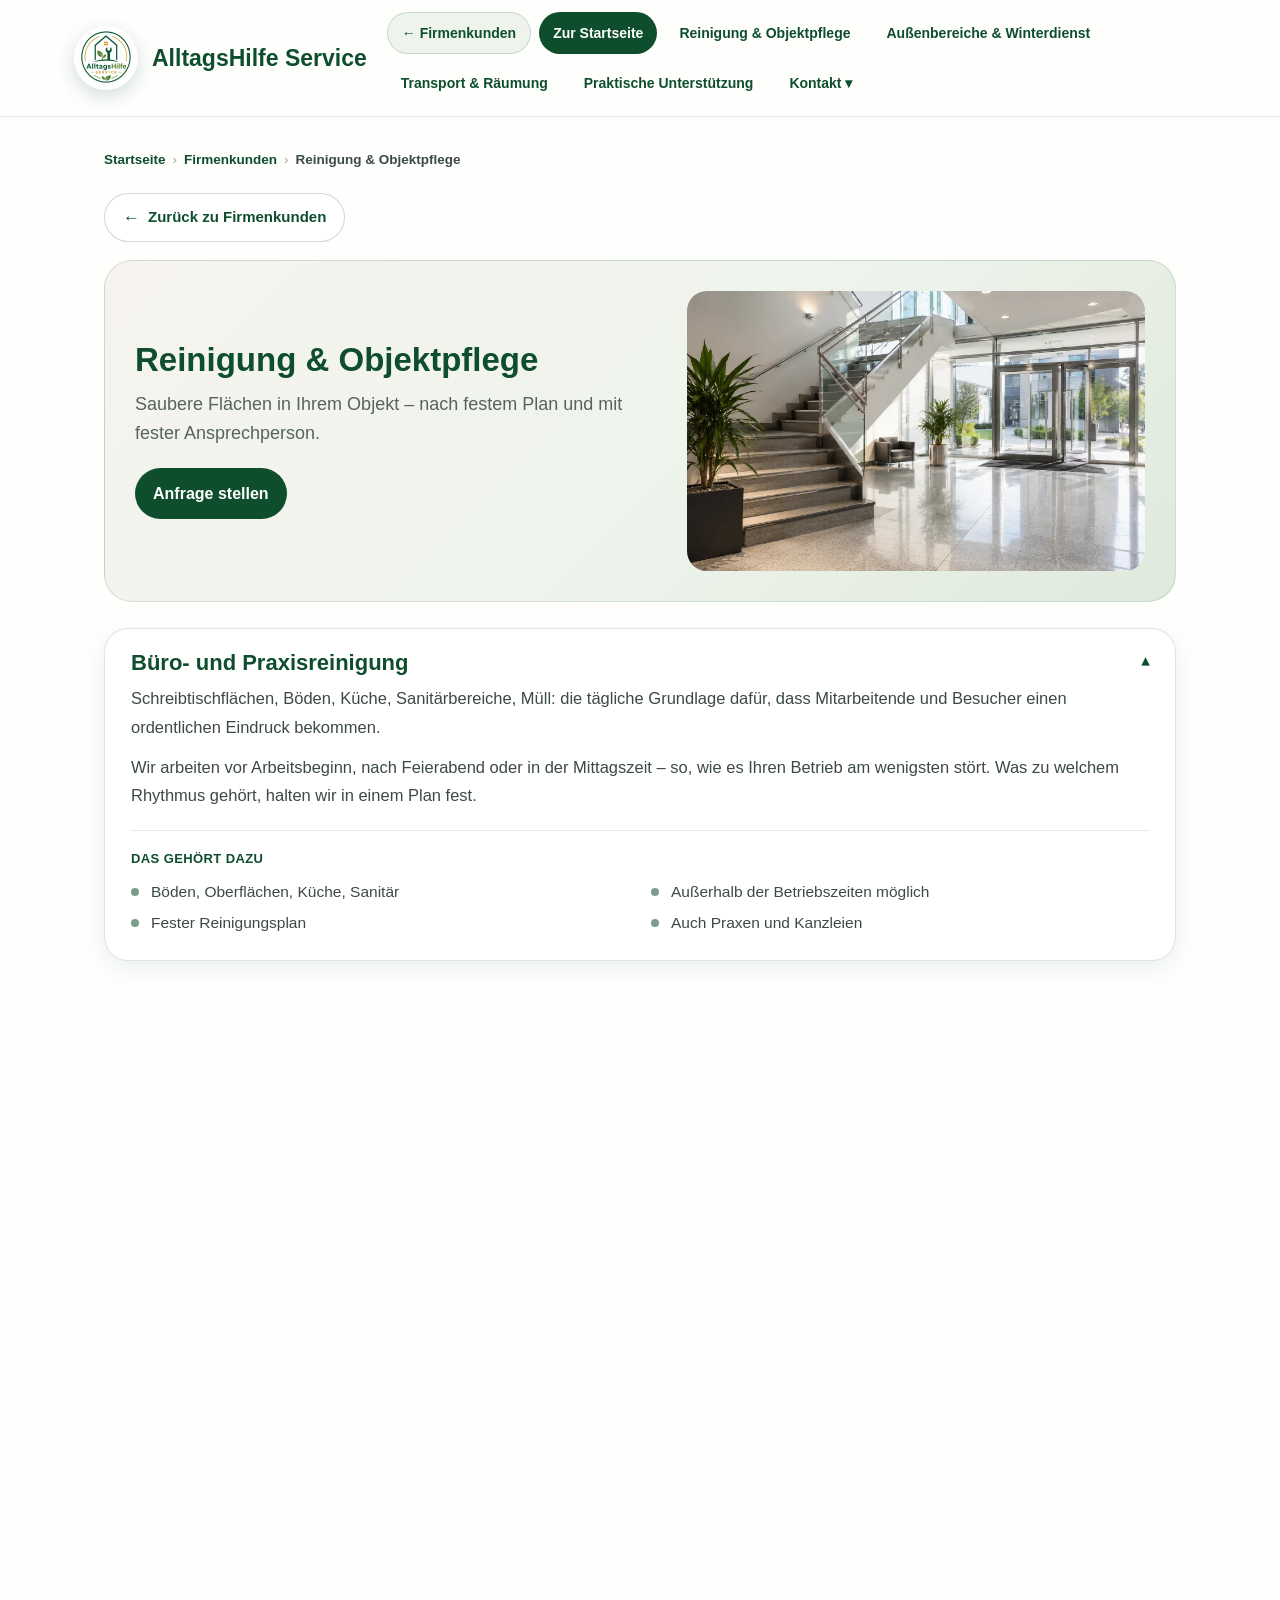
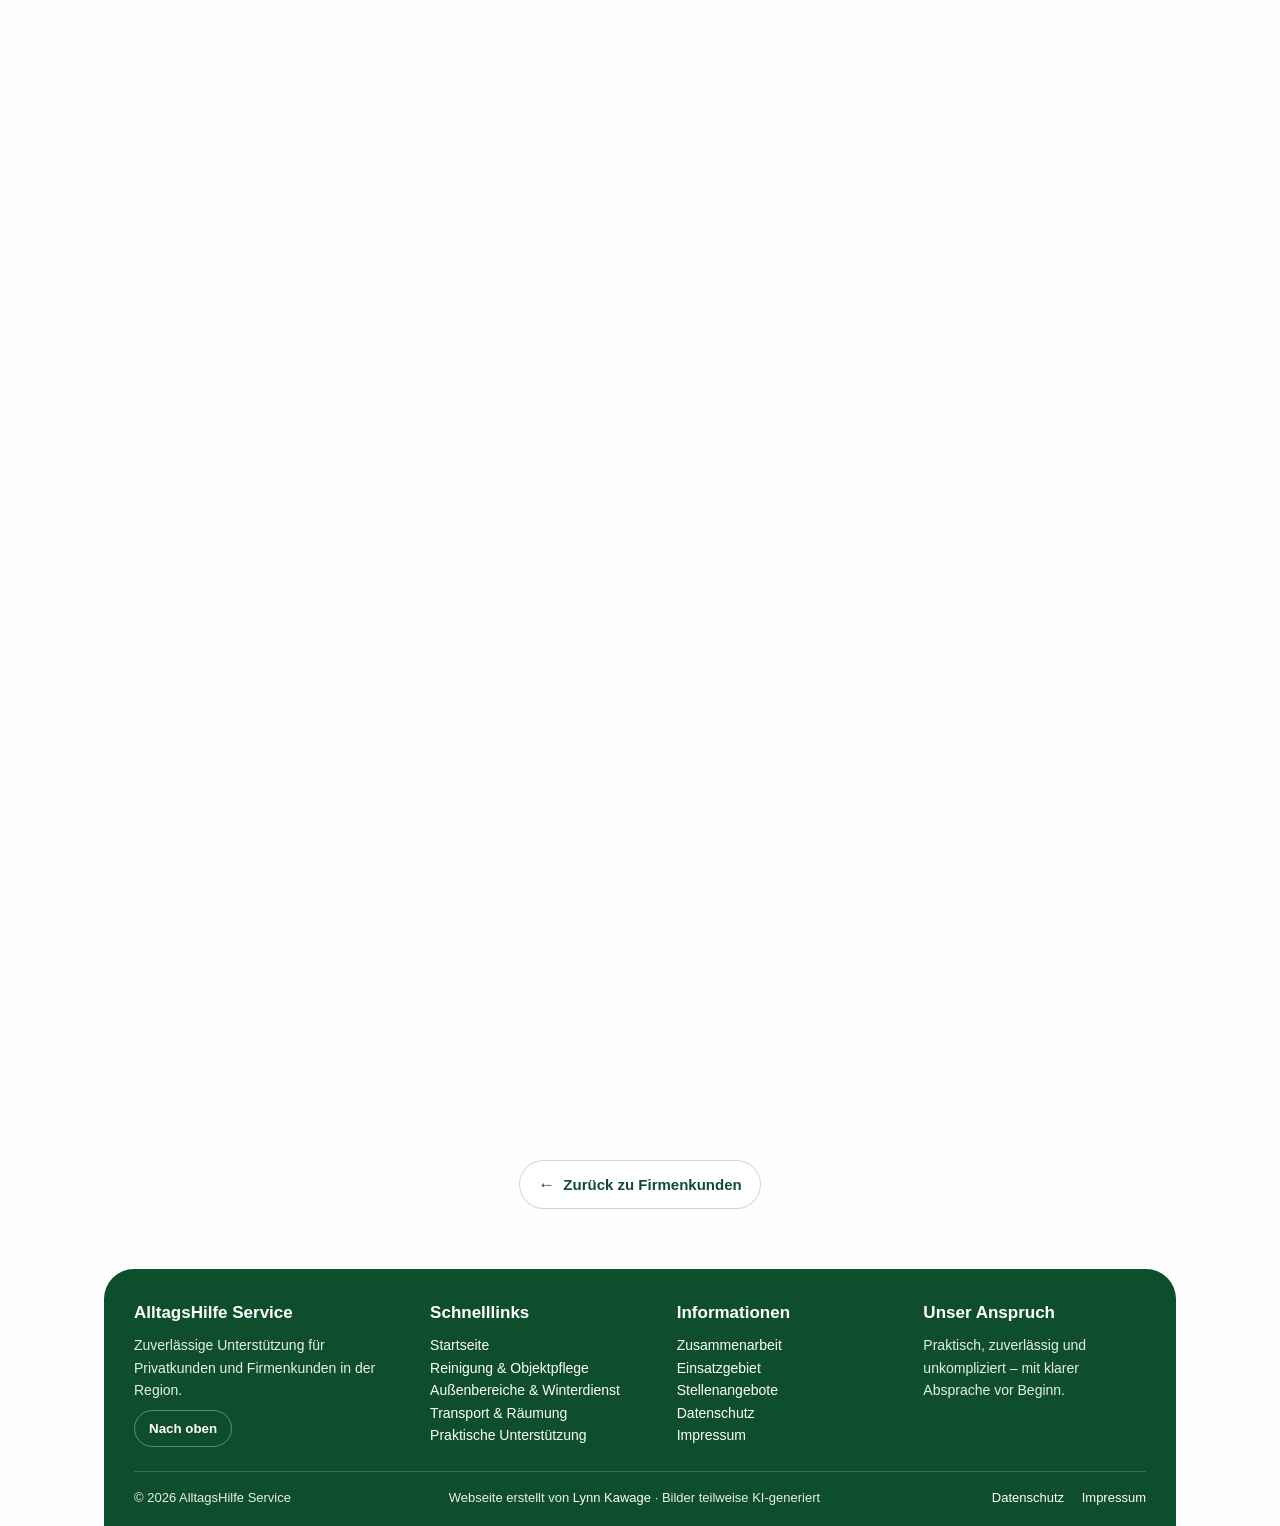
<file: firmen/reinigung/index.html>
<!DOCTYPE html>
<html lang="de">
<head>
<meta charset="UTF-8">
<meta name="viewport" content="width=device-width, initial-scale=1.0">
<title>Büro- und Treppenhausreinigung in Bargteheide | AlltagsHilfe Service</title>
<meta name="description" content="Reinigung für Büros, Treppenhäuser und Gewerbeobjekte in Bargteheide, Ahrensburg und Umgebung – regelmäßig, als Grundreinigung oder als Bauendreinigung.">
<link rel="icon" type="image/png" href="../../bilder/favicon.png">
<link rel="apple-touch-icon" href="../../bilder/apple-touch-icon.png">
<link rel="canonical" href="https://service-alltagshilfe.de/firmen/reinigung/">
<meta property="og:type" content="website">
<meta property="og:locale" content="de_DE">
<meta property="og:site_name" content="AlltagsHilfe Service">
<meta property="og:title" content="Büro- und Treppenhausreinigung in Bargteheide | AlltagsHilfe Service">
<meta property="og:description" content="Reinigung für Büros, Treppenhäuser und Gewerbeobjekte in Bargteheide, Ahrensburg und Umgebung – regelmäßig, als Grundreinigung oder als Bauendreinigung.">
<meta property="og:url" content="https://service-alltagshilfe.de/firmen/reinigung/">
<meta property="og:image" content="https://service-alltagshilfe.de/bilder/firmen-reinigung.webp">
<meta name="twitter:card" content="summary_large_image">
<script type="application/ld+json">
{
 "@context": "https://schema.org",
 "@graph": [
  {
   "@type": "LocalBusiness",
   "@id": "https://service-alltagshilfe.de/#betrieb",
   "name": "AlltagsHilfe Service",
   "description": "Praktische Unterstützung im Alltag, Reinigung, Gartenpflege, Winterdienst, Transport und Entrümpelung für Privathaushalte und Firmen in Bargteheide, Ahrensburg und Umgebung.",
   "url": "https://service-alltagshilfe.de/",
   "telephone": "+49 1522 9546946",
   "email": "info@service-alltagshilfe.de",
   "image": "https://service-alltagshilfe.de/bilder/Logo.webp",
   "logo": "https://service-alltagshilfe.de/bilder/Logo.webp",
   "founder": {
    "@type": "Person",
    "name": "Mohammed Alaa Sarhan"
   },
   "address": {
    "@type": "PostalAddress",
    "streetAddress": "Mühlenstraße 7",
    "postalCode": "22941",
    "addressLocality": "Bargteheide",
    "addressRegion": "Schleswig-Holstein",
    "addressCountry": "DE"
   },
   "areaServed": [
    {
     "@type": "City",
     "name": "Bargteheide"
    },
    {
     "@type": "City",
     "name": "Ahrensburg"
    },
    {
     "@type": "City",
     "name": "Großhansdorf"
    },
    {
     "@type": "City",
     "name": "Ammersbek"
    },
    {
     "@type": "City",
     "name": "Bad Oldesloe"
    },
    {
     "@type": "City",
     "name": "Hamburg"
    }
   ],
   "knowsLanguage": [
    "de"
   ],
   "priceRange": "€€",
   "hasOfferCatalog": {
    "@type": "OfferCatalog",
    "name": "Leistungen",
    "itemListElement": [
     {
      "@type": "Offer",
      "itemOffered": {
       "@type": "Service",
       "name": "Alltagsbegleitung"
      }
     },
     {
      "@type": "Offer",
      "itemOffered": {
       "@type": "Service",
       "name": "Begleitung zu Terminen"
      }
     },
     {
      "@type": "Offer",
      "itemOffered": {
       "@type": "Service",
       "name": "Einkaufshilfe"
      }
     },
     {
      "@type": "Offer",
      "itemOffered": {
       "@type": "Service",
       "name": "Haushaltshilfe"
      }
     },
     {
      "@type": "Offer",
      "itemOffered": {
       "@type": "Service",
       "name": "Reinigung"
      }
     },
     {
      "@type": "Offer",
      "itemOffered": {
       "@type": "Service",
       "name": "Büroreinigung"
      }
     },
     {
      "@type": "Offer",
      "itemOffered": {
       "@type": "Service",
       "name": "Treppenhausreinigung"
      }
     },
     {
      "@type": "Offer",
      "itemOffered": {
       "@type": "Service",
       "name": "Bauendreinigung"
      }
     },
     {
      "@type": "Offer",
      "itemOffered": {
       "@type": "Service",
       "name": "Gartenpflege"
      }
     },
     {
      "@type": "Offer",
      "itemOffered": {
       "@type": "Service",
       "name": "Rasenmähen"
      }
     },
     {
      "@type": "Offer",
      "itemOffered": {
       "@type": "Service",
       "name": "Laubentfernung"
      }
     },
     {
      "@type": "Offer",
      "itemOffered": {
       "@type": "Service",
       "name": "Winterdienst"
      }
     },
     {
      "@type": "Offer",
      "itemOffered": {
       "@type": "Service",
       "name": "Transport"
      }
     },
     {
      "@type": "Offer",
      "itemOffered": {
       "@type": "Service",
       "name": "Entrümpelung"
      }
     },
     {
      "@type": "Offer",
      "itemOffered": {
       "@type": "Service",
       "name": "Haushaltsauflösung"
      }
     }
    ]
   }
  },
  {
   "@type": "BreadcrumbList",
   "itemListElement": [
    {
     "@type": "ListItem",
     "position": 1,
     "name": "Startseite",
     "item": "https://service-alltagshilfe.de/"
    },
    {
     "@type": "ListItem",
     "position": 2,
     "name": "Firmenkunden",
     "item": "https://service-alltagshilfe.de/firmen/"
    },
    {
     "@type": "ListItem",
     "position": 3,
     "name": "Reinigung & Objektpflege",
     "item": "https://service-alltagshilfe.de/firmen/reinigung/"
    }
   ]
  },
  {
   "@type": "Service",
   "name": "Reinigung & Objektpflege",
   "description": "Reinigung für Büros, Treppenhäuser und Gewerbeobjekte in Bargteheide, Ahrensburg und Umgebung – regelmäßig, als Grundreinigung oder als Bauendreinigung.",
   "serviceType": [
    "Büro- und Praxisreinigung",
    "Treppenhausreinigung",
    "Gemeinschafts- und Nebenflächen",
    "Bauendreinigung",
    "Grundreinigung"
   ],
   "provider": {
    "@id": "https://service-alltagshilfe.de/#betrieb"
   },
   "areaServed": [
    {
     "@type": "City",
     "name": "Bargteheide"
    },
    {
     "@type": "City",
     "name": "Ahrensburg"
    },
    {
     "@type": "City",
     "name": "Großhansdorf"
    },
    {
     "@type": "City",
     "name": "Ammersbek"
    },
    {
     "@type": "City",
     "name": "Bad Oldesloe"
    },
    {
     "@type": "City",
     "name": "Hamburg"
    }
   ],
   "audience": {
    "@type": "Audience",
    "audienceType": "Unternehmen und Hausverwaltungen"
   },
   "url": "https://service-alltagshilfe.de/firmen/reinigung/"
  }
 ]
}
</script>
<link rel="stylesheet" href="../../assets/stil-haupt.css">
</head>

<body>

<header class="header" id="oben">
  <div class="header-inner">
    <a class="brand" href="../../">
      <img src="../../bilder/Logo.webp" alt="AlltagsHilfe Service Logo">
      <span>AlltagsHilfe Service</span>
    </a>


    <button class="mobile-menu-toggle" type="button" aria-label="Menü öffnen" aria-expanded="false">Menü</button>

    <nav class="nav">
      <a href="../" class="nav-zurueck">← Firmenkunden</a>
      <a href="../../" class="home-btn">Zur Startseite</a>
      <a href="../reinigung/" aria-current="page">Reinigung & Objektpflege</a>
      <a href="../aussenbereiche/">Außenbereiche & Winterdienst</a>
      <a href="../transport-raeumung/">Transport & Räumung</a>
      <a href="../unterstuetzung/">Praktische Unterstützung</a>

      <div class="dropdown">
        <button class="dropbtn">Kontakt ▾</button>
        <div class="dropdown-content">
          <a href="#kontakt">Kontaktformular</a>
          <a href="tel:+4915229546946">Telefon</a>
          <a href="mailto:info@service-alltagshilfe.de">E-Mail</a>
          <a href="https://wa.me/4915229546946" target="_blank">WhatsApp</a>
        </div>
      </div>
    </nav>
  </div>
</header>

<div class="wrap">

<nav class="brotkrume" aria-label="Sie befinden sich hier">
  <a href="../../">Startseite</a> <span>›</span>
  <a href="../">Firmenkunden</a> <span>›</span>
  <strong>Reinigung & Objektpflege</strong>
</nav>

<a class="zurueck" href="../">Zurück zu Firmenkunden</a>

<section class="seiten-kopf reveal">
  <div class="seiten-kopf-text">
    <h1>Reinigung & Objektpflege</h1>
    <p class="lead">Saubere Flächen in Ihrem Objekt – nach festem Plan und mit fester Ansprechperson.</p>
    <div class="hero-actions">
      <a class="primary-link" href="#kontakt">Anfrage stellen</a>
    </div>
  </div>
  <figure class="seiten-kopf-bild">
    <img src="../../bilder/firmen-reinigung.webp" alt="Gereinigter Büro- und Eingangsbereich" decoding="async">
  </figure>
</section>


<section id="leistungen">
<details class="lblock reveal" id="buero" open>
  <summary>
    <h2 class="lblock-titel">Büro- und Praxisreinigung</h2>
  </summary>
  <div class="lblock-text">
    <p>Schreibtischflächen, Böden, Küche, Sanitärbereiche, Müll: die tägliche Grundlage dafür, dass Mitarbeitende und Besucher einen ordentlichen Eindruck bekommen.</p>
    <p>Wir arbeiten vor Arbeitsbeginn, nach Feierabend oder in der Mittagszeit – so, wie es Ihren Betrieb am wenigsten stört. Was zu welchem Rhythmus gehört, halten wir in einem Plan fest.</p>
    <div class="lblock-punkte">
      <strong>Das gehört dazu</strong>
      <ul>
        <li>Böden, Oberflächen, Küche, Sanitär</li>
        <li>Außerhalb der Betriebszeiten möglich</li>
        <li>Fester Reinigungsplan</li>
        <li>Auch Praxen und Kanzleien</li>
      </ul>
    </div>
  </div>
</details>

<details class="lblock reveal" id="treppenhaus">
  <summary>
    <h2 class="lblock-titel">Treppenhausreinigung</h2>
  </summary>
  <div class="lblock-text">
    <p>Für Hausverwaltungen und Eigentümergemeinschaften: Treppen und Flure kehren und wischen, Geländer abwischen, Eingangsbereich und Briefkastenanlage sauber halten, Fensterbänke abwischen.</p>
    <p>Der Turnus wird vertraglich festgehalten. Bei Bedarf hinterlegen wir einen Nachweis im Haus, damit Eigentümer und Mieter sehen, wann gereinigt wurde.</p>
    <div class="lblock-punkte">
      <strong>Das gehört dazu</strong>
      <ul>
        <li>Treppen, Flure und Podeste</li>
        <li>Geländer und Handläufe</li>
        <li>Eingang und Briefkastenanlage</li>
        <li>Nachweis im Haus auf Wunsch</li>
      </ul>
    </div>
  </div>
</details>

<details class="lblock reveal" id="gemeinschaft">
  <summary>
    <h2 class="lblock-titel">Gemeinschafts- und Nebenflächen</h2>
  </summary>
  <div class="lblock-text">
    <p>Waschküche, Fahrradkeller, Müllstandplatz, Aufzugkabine, Tiefgaragenzugang: Flächen, die alle nutzen und für die sich niemand zuständig fühlt. Genau dort fällt Vernachlässigung am schnellsten auf.</p>
    <div class="lblock-punkte">
      <strong>Das gehört dazu</strong>
      <ul>
        <li>Waschküche und Trockenräume</li>
        <li>Müllstandplatz und Tonnen</li>
        <li>Aufzugkabine</li>
        <li>Keller- und Tiefgaragenzugänge</li>
      </ul>
    </div>
  </div>
</details>

<details class="lblock reveal" id="bauendreinigung">
  <summary>
    <h2 class="lblock-titel">Bauendreinigung</h2>
  </summary>
  <div class="lblock-text">
    <p>Nach dem letzten Handwerker sieht ein Objekt selten übergabefertig aus: Bauschutt in den Ecken, Staub auf allen Flächen, Farbspritzer und Klebereste, Aufkleber auf Fenstern und Armaturen.</p>
    <p>Wir übernehmen die Reinigung nach Abschluss der Arbeiten, damit die Räume bezugsfertig sind – Böden, Fenster innen, Sanitär, Türen und Rahmen, Heizkörper, Schalter und Fensterbänke.</p>
    <p>Der Aufwand hängt stark vom Zustand ab. Deshalb schauen wir vorher kurz vorbei oder Sie schicken uns Fotos, bevor wir einen Preis nennen.</p>
    <div class="lblock-punkte">
      <strong>Das gehört dazu</strong>
      <ul>
        <li>Nach Umbau, Sanierung oder Neubau</li>
        <li>Grobreinigung und Feinreinigung</li>
        <li>Fenster innen, Rahmen und Fensterbänke</li>
        <li>Farb-, Kleber- und Aufkleberreste</li>
        <li>Sanitär, Türen und Heizkörper</li>
        <li>Preis nach kurzer Besichtigung</li>
      </ul>
    </div>
  </div>
</details>

<details class="lblock reveal" id="grundreinigung">
  <summary>
    <h2 class="lblock-titel">Grundreinigung</h2>
  </summary>
  <div class="lblock-text">
    <p>Einmalig und gründlich: nach einem Mieterwechsel, nach Bauarbeiten, bei der Übernahme eines Objekts oder wenn eine Fläche wieder auf Stand gebracht werden soll.</p>
    <p>Wir gehen dabei an das, was in der laufenden Reinigung nicht vorkommt: Sockelleisten, Türrahmen, Heizkörper, Fensterbänke, Lichtschalter, Fugen.</p>
    <p>Ist die Fläche einmal auf Stand, übernehmen wir auf Wunsch auch die laufende Reinigung – dann bleibt es so.</p>
    <div class="lblock-punkte">
      <strong>Das gehört dazu</strong>
      <ul>
        <li>Nach Mieterwechsel oder Bauarbeiten</li>
        <li>Bei Übernahme eines Objekts</li>
        <li>Sockelleisten, Rahmen, Heizkörper, Fugen</li>
        <li>Auf Wunsch anschließend laufend</li>
      </ul>
    </div>
  </div>
</details>
</section>

<section class="contact reveal" id="kontakt">
  <h2>Kontakt & Firmenanfrage</h2>
  <p class="lead">Beschreiben Sie kurz den Bedarf. Wir melden uns schnellstmöglich zurück und prüfen, wie wir unterstützen können.</p>

  <div class="contact-layout">
    <form action="https://script.google.com/macros/s/AKfycbz1YPu4Li35oDFT2PgT2KvrZMiKJifDhXhaCYYgxw2u6NItMKRaMivm9UirW2e2hZPQ5A/exec" method="POST" autocomplete="on" class="ajax-form" data-button-text="Firmenanfrage senden">
  <input type="hidden" name="form_type" value="firmen">
  <input type="text" name="website" style="display:none">

  <div class="form-field">
    <label>Firma / Betrieb *</label>
    <input name="Firma" maxlength="90" autocomplete="organization" placeholder="Name des Unternehmens" required data-error="Bitte Firma oder Betrieb eingeben.">
    <small class="error-message"></small>
  </div>

  <div class="row">
    <div class="form-field">
      <label>Vorname</label>
      <input name="Vorname" maxlength="60" autocomplete="given-name" placeholder="Optional">
      <small class="error-message"></small>
    </div>

    <div class="form-field">
      <label>Nachname *</label>
      <input name="Nachname" maxlength="80" autocomplete="family-name" placeholder="Nachname des Ansprechpartners" required data-error="Bitte Nachname eingeben.">
      <small class="error-message"></small>
    </div>
  </div>

  <div class="row">
    <div class="form-field">
      <label>E-Mail *</label>
      <input name="E-Mail" type="email" maxlength="90" autocomplete="email" placeholder="E-Mail-Adresse" required data-error="Bitte eine gültige E-Mail-Adresse eingeben.">
      <small class="error-message"></small>
    </div>

    <div class="form-field">
      <label>Telefon</label>
      <input name="Telefon" type="tel" inputmode="tel" maxlength="25" autocomplete="tel" placeholder="Telefonnummer" pattern="[0-9+()/\-\s]{6,25}" data-error="Bitte eine gültige Telefonnummer ohne Buchstaben eingeben.">
      <small class="error-message"></small>
    </div>
  </div>

  <div class="form-field">
    <label>Rückruf gewünscht?</label>
    <select name="Rueckruf" class="callback-select">
      <option value="Nein">Nein</option>
      <option value="Ja">Ja, bitte zurückrufen</option>
    </select>
    <small class="error-message"></small>
  </div>

  <div class="row">
    <div class="form-field">
      <label>PLZ *</label>
      <input name="PLZ" inputmode="numeric" maxlength="5" autocomplete="postal-code" placeholder="z. B. 22926" pattern="[0-9]{5}" required data-error="Bitte eine gültige 5-stellige PLZ eingeben.">
      <small class="error-message"></small>
    </div>

    <div class="form-field">
      <label>Ort *</label>
      <input name="Ort" maxlength="60" autocomplete="address-level2" placeholder="z. B. Ahrensburg" required data-error="Bitte Ort eingeben.">
      <small class="error-message"></small>
    </div>
  </div>

  <div class="form-field">
    <label>Gewünschter Bereich *</label>
    <select name="Leistung" required data-error="Bitte gewünschten Bereich auswählen.">
      <option value="">Bitte auswählen</option>
      <option selected>Reinigung & Pflege von Flächen</option>
      <option>Bauendreinigung</option>
      <option>Räumung & Ordnung schaffen</option>
      <option>Gartenpflege & Außenbereiche</option>
      <option>Laubentfernung &amp; Winterdienst</option>
      <option>Weitere praktische Unterstützung</option>
      <option>Noch unklar / bitte beraten</option>
    </select>
    <small class="error-message"></small>
  </div>

  <div class="form-field">
    <label>Art des Einsatzes</label>
    <select name="Einsatzart">
      <option value="">Bitte auswählen</option>
      <option>Einmaliger Einsatz</option>
      <option>Regelmäßige Unterstützung</option>
      <option>Kurzfristige Unterstützung</option>
      <option>Noch offen</option>
    </select>
    <small class="error-message"></small>
  </div>

  <div class="form-field">
    <label>Wunschtermin</label>
    <input name="Wunschtermin" type="date" class="date-field">
    <small class="error-message"></small>
  </div>

  <div class="form-field">
    <label>Wie haben Sie uns gefunden?</label>
    <select name="Gefunden" class="found-select">
      <option value="">Bitte auswählen</option>
      <option>Google</option>
      <option>Facebook</option>
      <option>Instagram</option>
      <option>Empfehlung</option>
      <option>Flyer</option>
      <option>eBay Kleinanzeigen</option>
      <option>WhatsApp / Kontaktkarte</option>
      <option>Sonstiges</option>
    </select>
    <small class="error-message"></small>
  </div>

  <div class="form-field found-other-wrap" style="display:none">
    <label>Bitte kurz angeben</label>
    <input name="GefundenSonstiges" maxlength="80" placeholder="z. B. Nachbar, Verein, Firma, Sonstiges" data-error="Bitte kurz angeben.">
    <small class="error-message"></small>
  </div>

  <div class="form-field">
    <label>Nachricht *</label>
    <textarea name="Nachricht" maxlength="900" placeholder="Beschreiben Sie kurz den Auftrag, die Fläche, den Zustand oder wichtige Hinweise." required data-error="Bitte Nachricht eingeben."></textarea>
    <small class="field-hint char-counter">0 / 900 Zeichen</small>
    <small class="error-message"></small>
  </div>

  <div class="form-field">
    <label class="checkline">
      <input type="checkbox" name="Datenschutz" value="Akzeptiert" required data-error="Bitte Datenschutzerklärung bestätigen.">
      <span>Ich habe die <a href="../../datenschutz/" target="_blank">Datenschutzerklärung</a> gelesen und stimme der Verarbeitung meiner Angaben zur Bearbeitung meiner Anfrage zu. *</span>
    </label>
    <small class="error-message"></small>
  </div>

  <button class="btn submit-btn" type="submit">Firmenanfrage senden</button>
</form>
    <div class="side-contact">
      <a class="contact-card" href="tel:+4915229546946"><strong>Telefon</strong><span>+49 1522 9546946</span></a>
      <a class="contact-card" href="mailto:info@service-alltagshilfe.de?subject=Firmenanfrage%20AlltagsHilfe%20Service"><strong>E-Mail</strong><span>info@service-alltagshilfe.de</span></a>
      <a class="contact-card" href="https://wa.me/4915229546946" target="_blank"><strong>WhatsApp</strong><span>Nachricht schreiben</span></a>

      <a class="qr-box qr-link" href="https://wa.me/4915229546946" target="_blank" rel="noopener">
        <img src="../../bilder/whatsapp-qr.jpg" alt="WhatsApp QR-Code" width="304" height="304" loading="lazy" decoding="async">
        <h3>WhatsApp QR-Code</h3>
        <p>QR-Code scannen und Informationen oder Bilder zum Auftrag direkt senden.</p>
      </a>
    </div>
  </div>
</section>

<div class="zurueck-fuss">
<a class="zurueck" href="../">Zurück zu Firmenkunden</a>
</div>

<footer class="footer">
  <div class="footer-main">
    <div>
      <h3>AlltagsHilfe Service</h3>
      <p>Zuverlässige Unterstützung für Privatkunden und Firmenkunden in der Region.</p>
      <button class="top-link back-to-top" type="button">Nach oben</button>
    </div>

    <div>
      <h3>Schnelllinks</h3>
      <ul>
        <li><a href="../../">Startseite</a></li>
        <li><a href="../reinigung/">Reinigung & Objektpflege</a></li>
        <li><a href="../aussenbereiche/">Außenbereiche & Winterdienst</a></li>
        <li><a href="../transport-raeumung/">Transport & Räumung</a></li>
        <li><a href="../unterstuetzung/">Praktische Unterstützung</a></li>
      </ul>
    </div>

    <div>
      <h3>Informationen</h3>
      <ul>
        <li><a href="../#zusammenarbeit">Zusammenarbeit</a></li>
        <li><a href="../#einsatzgebiet">Einsatzgebiet</a></li>
        <li><a href="../../stellen/">Stellenangebote</a></li>
        <li><a href="../../datenschutz/">Datenschutz</a></li>
        <li><a href="../../impressum/">Impressum</a></li>
      </ul>
    </div>

    <div>
      <h3>Unser Anspruch</h3>
      <p>Praktisch, zuverlässig und unkompliziert – mit klarer Absprache vor Beginn.</p>
    </div>
  </div>

  <div class="footer-bottom">
    <span>© 2026 AlltagsHilfe Service</span>
    <span>Webseite erstellt von <a class="credit-link" href="https://alaasar58.github.io/Lynn-portfolio/" target="_blank" rel="noopener">Lynn Kawage</a> · Bilder teilweise KI-generiert</span>
    <span>
      <a href="../../datenschutz/">Datenschutz</a>
      <a href="../../impressum/">Impressum</a>
    </span>
  </div>
</footer>

</div>

<div class="form-popup" id="formPopup">
  <div class="form-popup-box">
    <div class="form-popup-icon" id="popupIcon">✓</div>
    <h3 id="popupTitle">Anfrage gesendet</h3>
    <p id="popupMessage">Vielen Dank. Ihre Anfrage wurde übermittelt. Wir melden uns schnellstmöglich zurück.</p>
    <button class="popup-btn" type="button" id="popupClose">Fertig</button>
  </div>
</div>

<script src="../../assets/seite.js"></script>
</body>
</html>
</file>
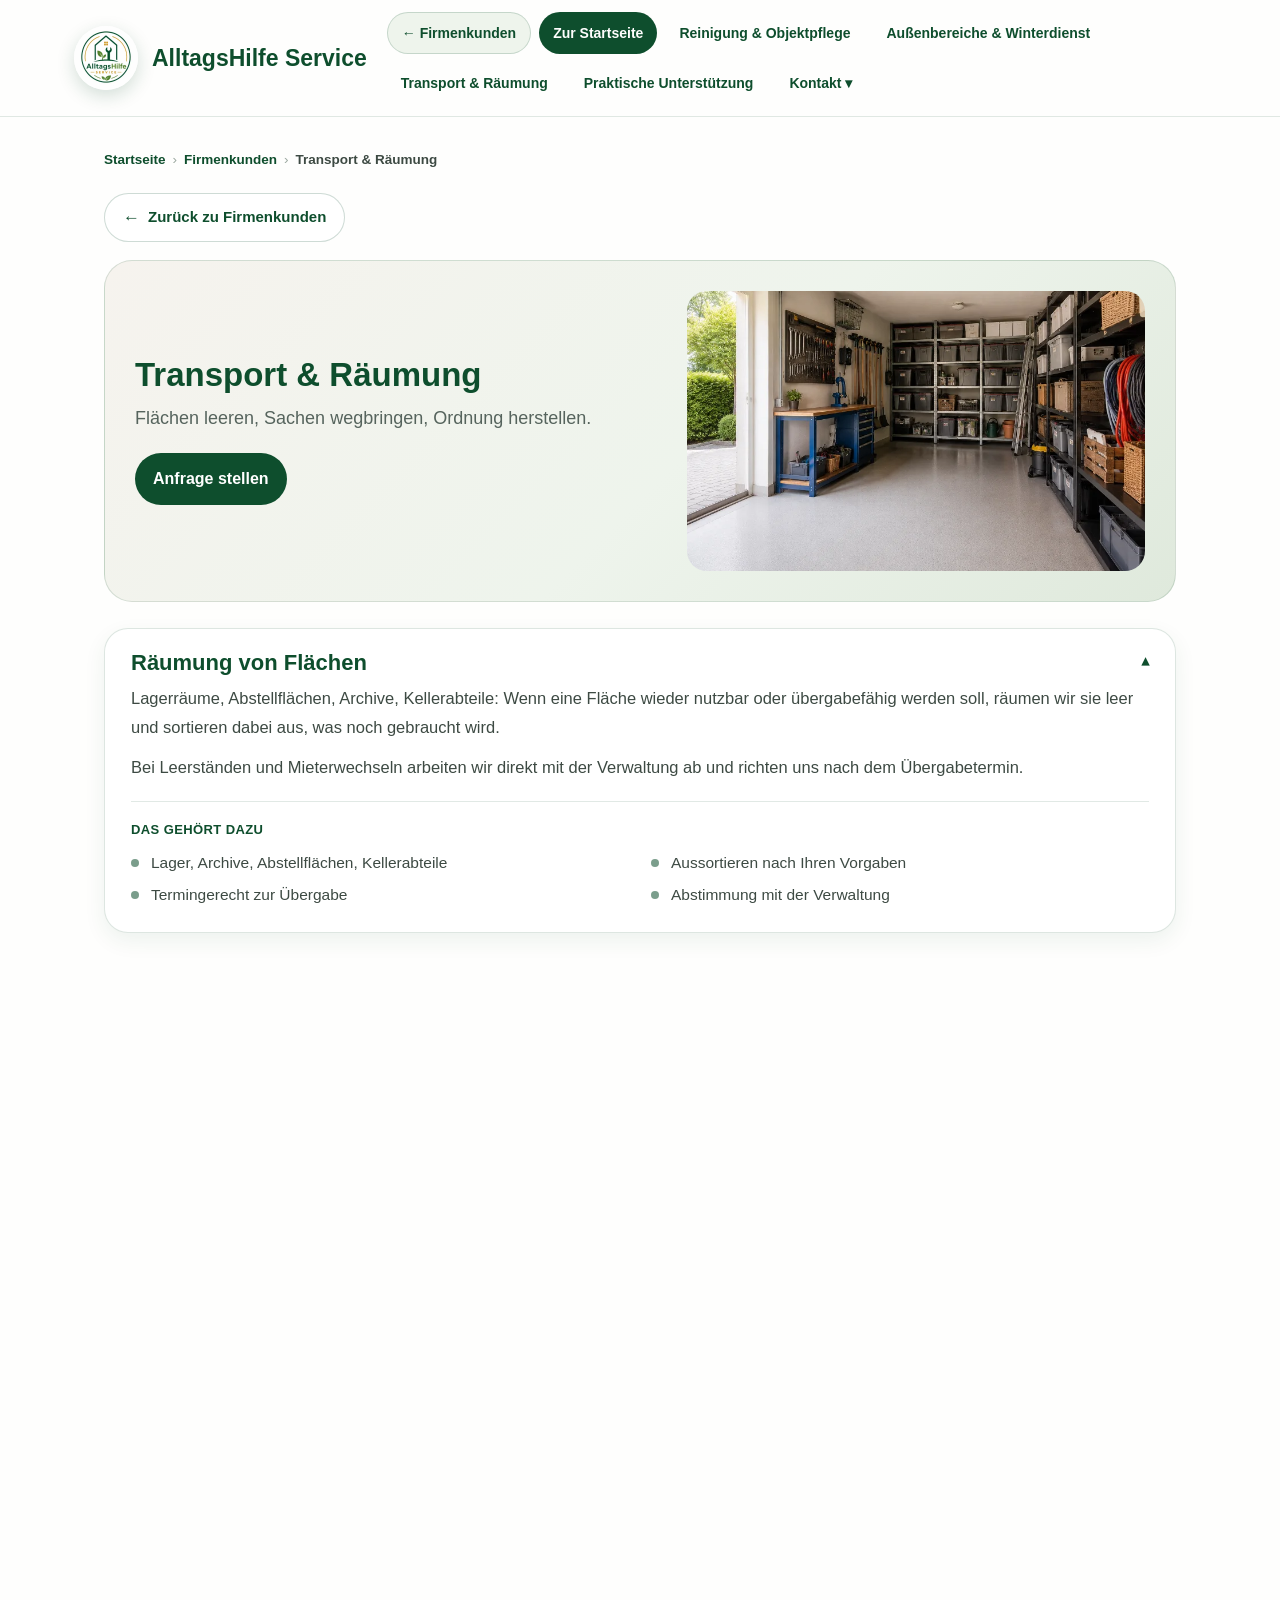
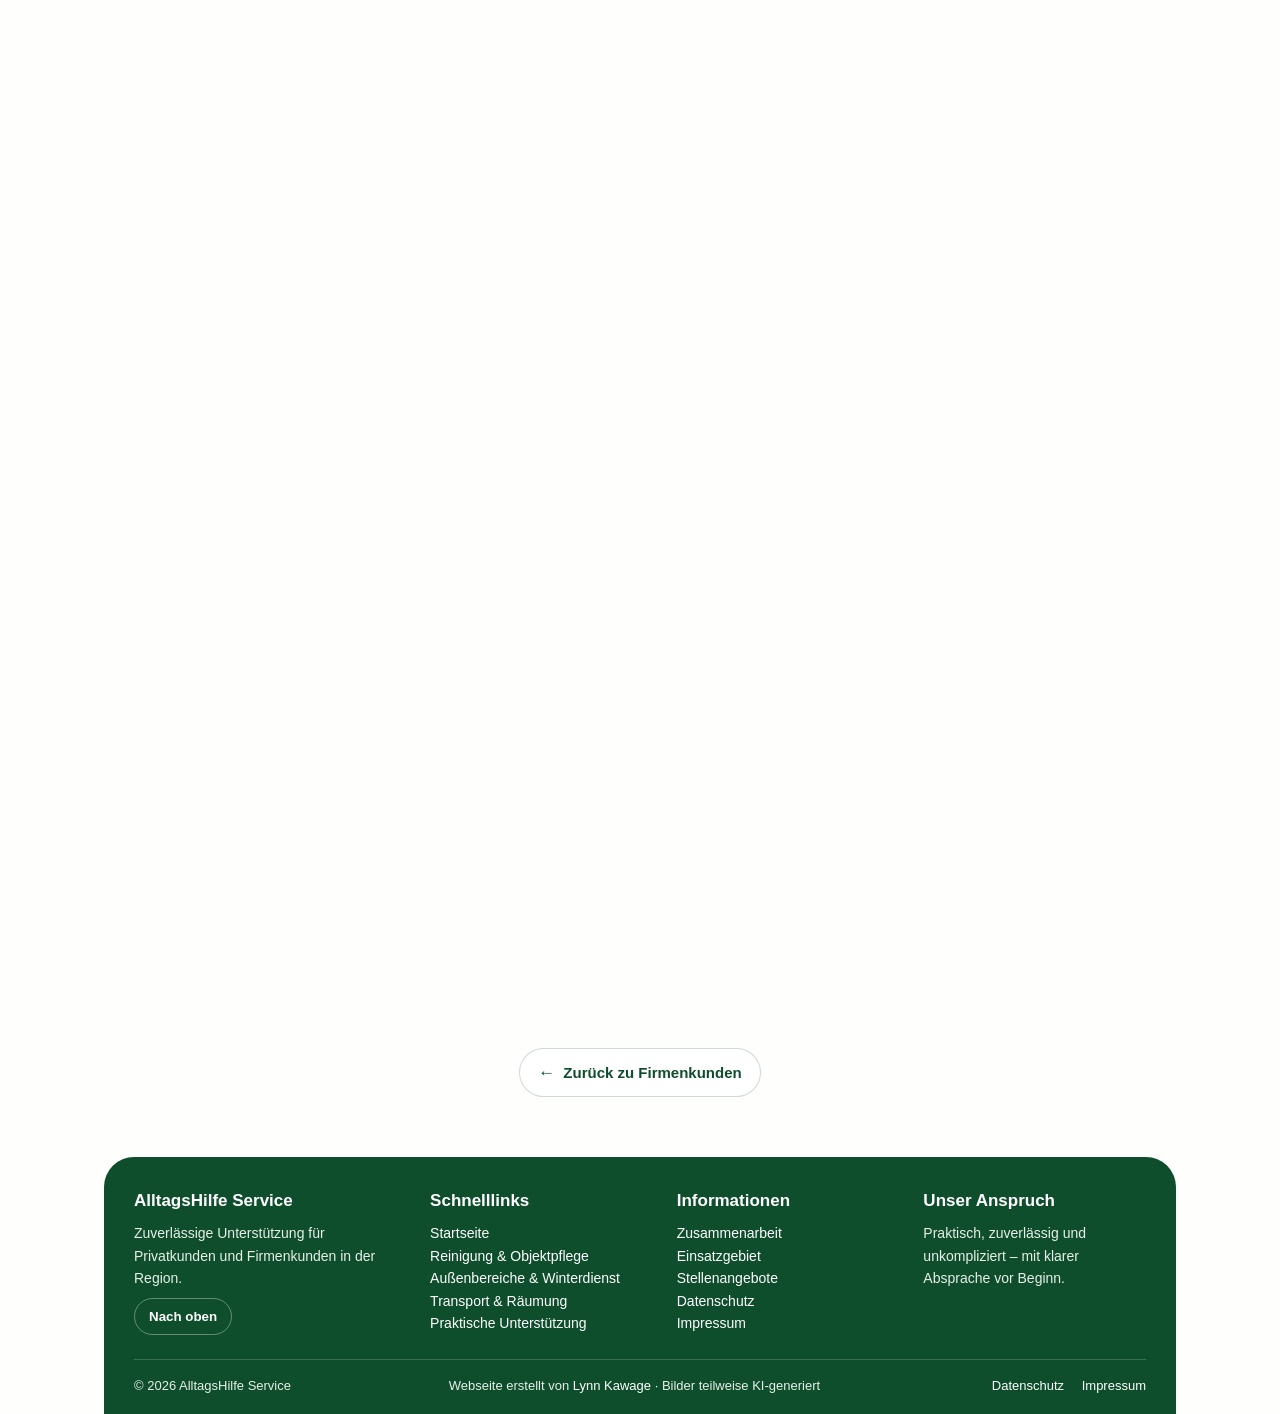
<file: firmen/transport-raeumung/index.html>
<!DOCTYPE html>
<html lang="de">
<head>
<meta charset="UTF-8">
<meta name="viewport" content="width=device-width, initial-scale=1.0">
<title>Räumung und Entrümpelung in Bargteheide | AlltagsHilfe Service</title>
<meta name="description" content="Räumung, Entrümpelung, Haushaltsauflösung und Transporte für Firmen, Hausverwaltungen und Gewerbeobjekte in Bargteheide, Ahrensburg und Umgebung.">
<link rel="icon" type="image/png" href="../../bilder/favicon.png">
<link rel="apple-touch-icon" href="../../bilder/apple-touch-icon.png">
<link rel="canonical" href="https://service-alltagshilfe.de/firmen/transport-raeumung/">
<meta property="og:type" content="website">
<meta property="og:locale" content="de_DE">
<meta property="og:site_name" content="AlltagsHilfe Service">
<meta property="og:title" content="Räumung und Entrümpelung in Bargteheide | AlltagsHilfe Service">
<meta property="og:description" content="Räumung, Entrümpelung, Haushaltsauflösung und Transporte für Firmen, Hausverwaltungen und Gewerbeobjekte in Bargteheide, Ahrensburg und Umgebung.">
<meta property="og:url" content="https://service-alltagshilfe.de/firmen/transport-raeumung/">
<meta property="og:image" content="https://service-alltagshilfe.de/bilder/firmen-raeumung.webp">
<meta name="twitter:card" content="summary_large_image">
<script type="application/ld+json">
{
 "@context": "https://schema.org",
 "@graph": [
  {
   "@type": "LocalBusiness",
   "@id": "https://service-alltagshilfe.de/#betrieb",
   "name": "AlltagsHilfe Service",
   "description": "Praktische Unterstützung im Alltag, Reinigung, Gartenpflege, Winterdienst, Transport und Entrümpelung für Privathaushalte und Firmen in Bargteheide, Ahrensburg und Umgebung.",
   "url": "https://service-alltagshilfe.de/",
   "telephone": "+49 1522 9546946",
   "email": "info@service-alltagshilfe.de",
   "image": "https://service-alltagshilfe.de/bilder/Logo.webp",
   "logo": "https://service-alltagshilfe.de/bilder/Logo.webp",
   "founder": {
    "@type": "Person",
    "name": "Mohammed Alaa Sarhan"
   },
   "address": {
    "@type": "PostalAddress",
    "streetAddress": "Mühlenstraße 7",
    "postalCode": "22941",
    "addressLocality": "Bargteheide",
    "addressRegion": "Schleswig-Holstein",
    "addressCountry": "DE"
   },
   "areaServed": [
    {
     "@type": "City",
     "name": "Bargteheide"
    },
    {
     "@type": "City",
     "name": "Ahrensburg"
    },
    {
     "@type": "City",
     "name": "Großhansdorf"
    },
    {
     "@type": "City",
     "name": "Ammersbek"
    },
    {
     "@type": "City",
     "name": "Bad Oldesloe"
    },
    {
     "@type": "City",
     "name": "Hamburg"
    }
   ],
   "knowsLanguage": [
    "de"
   ],
   "priceRange": "€€",
   "hasOfferCatalog": {
    "@type": "OfferCatalog",
    "name": "Leistungen",
    "itemListElement": [
     {
      "@type": "Offer",
      "itemOffered": {
       "@type": "Service",
       "name": "Alltagsbegleitung"
      }
     },
     {
      "@type": "Offer",
      "itemOffered": {
       "@type": "Service",
       "name": "Begleitung zu Terminen"
      }
     },
     {
      "@type": "Offer",
      "itemOffered": {
       "@type": "Service",
       "name": "Einkaufshilfe"
      }
     },
     {
      "@type": "Offer",
      "itemOffered": {
       "@type": "Service",
       "name": "Haushaltshilfe"
      }
     },
     {
      "@type": "Offer",
      "itemOffered": {
       "@type": "Service",
       "name": "Reinigung"
      }
     },
     {
      "@type": "Offer",
      "itemOffered": {
       "@type": "Service",
       "name": "Büroreinigung"
      }
     },
     {
      "@type": "Offer",
      "itemOffered": {
       "@type": "Service",
       "name": "Treppenhausreinigung"
      }
     },
     {
      "@type": "Offer",
      "itemOffered": {
       "@type": "Service",
       "name": "Bauendreinigung"
      }
     },
     {
      "@type": "Offer",
      "itemOffered": {
       "@type": "Service",
       "name": "Gartenpflege"
      }
     },
     {
      "@type": "Offer",
      "itemOffered": {
       "@type": "Service",
       "name": "Rasenmähen"
      }
     },
     {
      "@type": "Offer",
      "itemOffered": {
       "@type": "Service",
       "name": "Laubentfernung"
      }
     },
     {
      "@type": "Offer",
      "itemOffered": {
       "@type": "Service",
       "name": "Winterdienst"
      }
     },
     {
      "@type": "Offer",
      "itemOffered": {
       "@type": "Service",
       "name": "Transport"
      }
     },
     {
      "@type": "Offer",
      "itemOffered": {
       "@type": "Service",
       "name": "Entrümpelung"
      }
     },
     {
      "@type": "Offer",
      "itemOffered": {
       "@type": "Service",
       "name": "Haushaltsauflösung"
      }
     }
    ]
   }
  },
  {
   "@type": "BreadcrumbList",
   "itemListElement": [
    {
     "@type": "ListItem",
     "position": 1,
     "name": "Startseite",
     "item": "https://service-alltagshilfe.de/"
    },
    {
     "@type": "ListItem",
     "position": 2,
     "name": "Firmenkunden",
     "item": "https://service-alltagshilfe.de/firmen/"
    },
    {
     "@type": "ListItem",
     "position": 3,
     "name": "Transport & Räumung",
     "item": "https://service-alltagshilfe.de/firmen/transport-raeumung/"
    }
   ]
  },
  {
   "@type": "Service",
   "name": "Transport & Räumung",
   "description": "Räumung, Entrümpelung, Haushaltsauflösung und Transporte für Firmen, Hausverwaltungen und Gewerbeobjekte in Bargteheide, Ahrensburg und Umgebung.",
   "serviceType": [
    "Räumung von Flächen",
    "Entrümpelung und Entsorgung",
    "Wohnungsauflösung im Auftrag",
    "Transporte und Abholungen"
   ],
   "provider": {
    "@id": "https://service-alltagshilfe.de/#betrieb"
   },
   "areaServed": [
    {
     "@type": "City",
     "name": "Bargteheide"
    },
    {
     "@type": "City",
     "name": "Ahrensburg"
    },
    {
     "@type": "City",
     "name": "Großhansdorf"
    },
    {
     "@type": "City",
     "name": "Ammersbek"
    },
    {
     "@type": "City",
     "name": "Bad Oldesloe"
    },
    {
     "@type": "City",
     "name": "Hamburg"
    }
   ],
   "audience": {
    "@type": "Audience",
    "audienceType": "Unternehmen und Hausverwaltungen"
   },
   "url": "https://service-alltagshilfe.de/firmen/transport-raeumung/"
  }
 ]
}
</script>
<link rel="stylesheet" href="../../assets/stil-haupt.css">
</head>

<body>

<header class="header" id="oben">
  <div class="header-inner">
    <a class="brand" href="../../">
      <img src="../../bilder/Logo.webp" alt="AlltagsHilfe Service Logo">
      <span>AlltagsHilfe Service</span>
    </a>


    <button class="mobile-menu-toggle" type="button" aria-label="Menü öffnen" aria-expanded="false">Menü</button>

    <nav class="nav">
      <a href="../" class="nav-zurueck">← Firmenkunden</a>
      <a href="../../" class="home-btn">Zur Startseite</a>
      <a href="../reinigung/">Reinigung & Objektpflege</a>
      <a href="../aussenbereiche/">Außenbereiche & Winterdienst</a>
      <a href="../transport-raeumung/" aria-current="page">Transport & Räumung</a>
      <a href="../unterstuetzung/">Praktische Unterstützung</a>

      <div class="dropdown">
        <button class="dropbtn">Kontakt ▾</button>
        <div class="dropdown-content">
          <a href="#kontakt">Kontaktformular</a>
          <a href="tel:+4915229546946">Telefon</a>
          <a href="mailto:info@service-alltagshilfe.de">E-Mail</a>
          <a href="https://wa.me/4915229546946" target="_blank">WhatsApp</a>
        </div>
      </div>
    </nav>
  </div>
</header>

<div class="wrap">

<nav class="brotkrume" aria-label="Sie befinden sich hier">
  <a href="../../">Startseite</a> <span>›</span>
  <a href="../">Firmenkunden</a> <span>›</span>
  <strong>Transport & Räumung</strong>
</nav>

<a class="zurueck" href="../">Zurück zu Firmenkunden</a>

<section class="seiten-kopf reveal">
  <div class="seiten-kopf-text">
    <h1>Transport & Räumung</h1>
    <p class="lead">Flächen leeren, Sachen wegbringen, Ordnung herstellen.</p>
    <div class="hero-actions">
      <a class="primary-link" href="#kontakt">Anfrage stellen</a>
    </div>
  </div>
  <figure class="seiten-kopf-bild">
    <img src="../../bilder/firmen-raeumung.webp" alt="Leergeräumter Lagerraum" decoding="async">
  </figure>
</section>


<section id="leistungen">
<details class="lblock reveal" id="raeumung" open>
  <summary>
    <h2 class="lblock-titel">Räumung von Flächen</h2>
  </summary>
  <div class="lblock-text">
    <p>Lagerräume, Abstellflächen, Archive, Kellerabteile: Wenn eine Fläche wieder nutzbar oder übergabefähig werden soll, räumen wir sie leer und sortieren dabei aus, was noch gebraucht wird.</p>
    <p>Bei Leerständen und Mieterwechseln arbeiten wir direkt mit der Verwaltung ab und richten uns nach dem Übergabetermin.</p>
    <div class="lblock-punkte">
      <strong>Das gehört dazu</strong>
      <ul>
        <li>Lager, Archive, Abstellflächen, Kellerabteile</li>
        <li>Aussortieren nach Ihren Vorgaben</li>
        <li>Termingerecht zur Übergabe</li>
        <li>Abstimmung mit der Verwaltung</li>
      </ul>
    </div>
  </div>
</details>

<details class="lblock reveal" id="entruempelung">
  <summary>
    <h2 class="lblock-titel">Entrümpelung und Entsorgung</h2>
  </summary>
  <div class="lblock-text">
    <p>Alte Möbel, ausgemusterte Technik, Restposten, Baustellenreste: Wir tragen heraus, verladen und bringen alles zur richtigen Stelle. Getrennt nach Material, damit die Entsorgung sauber läuft.</p>
    <p>Umfang und Preis schätzen wir meist schon anhand von Fotos ein – das spart einen Termin.</p>
    <div class="lblock-punkte">
      <strong>Das gehört dazu</strong>
      <ul>
        <li>Möbel, Technik, Restposten</li>
        <li>Getrennte Entsorgung</li>
        <li>Einschätzung anhand von Fotos</li>
        <li>Auch größere Mengen</li>
      </ul>
    </div>
  </div>
</details>

<details class="lblock reveal" id="haushaltsaufloesung">
  <summary>
    <h2 class="lblock-titel">Wohnungsauflösung im Auftrag</h2>
  </summary>
  <div class="lblock-text">
    <p>Für Hausverwaltungen, Betreuer und Nachlassverwalter lösen wir Wohnungen vollständig auf. Wertsachen und Unterlagen legen wir gesondert beiseite und übergeben sie Ihnen.</p>
    <p>Die Wohnung wird besenrein übergeben; auf Wunsch dokumentieren wir den Zustand mit Fotos.</p>
    <div class="lblock-punkte">
      <strong>Das gehört dazu</strong>
      <ul>
        <li>Vollständige Auflösung</li>
        <li>Wertsachen und Unterlagen gesondert</li>
        <li>Besenreine Übergabe</li>
        <li>Fotodokumentation auf Wunsch</li>
      </ul>
    </div>
  </div>
</details>

<details class="lblock reveal" id="transport">
  <summary>
    <h2 class="lblock-titel">Transporte und Abholungen</h2>
  </summary>
  <div class="lblock-text">
    <p>Möbel zwischen zwei Standorten, Material von der Baustelle, Akten ins Archiv, eine Lieferung, die niemand annehmen konnte: kleinere Transporte übernehmen wir kurzfristig nach Verfügbarkeit.</p>
    <div class="lblock-punkte">
      <strong>Das gehört dazu</strong>
      <ul>
        <li>Zwischen Standorten</li>
        <li>Material und Akten</li>
        <li>Abholungen bei Lieferanten</li>
        <li>Be- und Entladen</li>
      </ul>
    </div>
  </div>
</details>
</section>

<section class="contact reveal" id="kontakt">
  <h2>Kontakt & Firmenanfrage</h2>
  <p class="lead">Beschreiben Sie kurz den Bedarf. Wir melden uns schnellstmöglich zurück und prüfen, wie wir unterstützen können.</p>

  <div class="contact-layout">
    <form action="https://script.google.com/macros/s/AKfycbz1YPu4Li35oDFT2PgT2KvrZMiKJifDhXhaCYYgxw2u6NItMKRaMivm9UirW2e2hZPQ5A/exec" method="POST" autocomplete="on" class="ajax-form" data-button-text="Firmenanfrage senden">
  <input type="hidden" name="form_type" value="firmen">
  <input type="text" name="website" style="display:none">

  <div class="form-field">
    <label>Firma / Betrieb *</label>
    <input name="Firma" maxlength="90" autocomplete="organization" placeholder="Name des Unternehmens" required data-error="Bitte Firma oder Betrieb eingeben.">
    <small class="error-message"></small>
  </div>

  <div class="row">
    <div class="form-field">
      <label>Vorname</label>
      <input name="Vorname" maxlength="60" autocomplete="given-name" placeholder="Optional">
      <small class="error-message"></small>
    </div>

    <div class="form-field">
      <label>Nachname *</label>
      <input name="Nachname" maxlength="80" autocomplete="family-name" placeholder="Nachname des Ansprechpartners" required data-error="Bitte Nachname eingeben.">
      <small class="error-message"></small>
    </div>
  </div>

  <div class="row">
    <div class="form-field">
      <label>E-Mail *</label>
      <input name="E-Mail" type="email" maxlength="90" autocomplete="email" placeholder="E-Mail-Adresse" required data-error="Bitte eine gültige E-Mail-Adresse eingeben.">
      <small class="error-message"></small>
    </div>

    <div class="form-field">
      <label>Telefon</label>
      <input name="Telefon" type="tel" inputmode="tel" maxlength="25" autocomplete="tel" placeholder="Telefonnummer" pattern="[0-9+()/\-\s]{6,25}" data-error="Bitte eine gültige Telefonnummer ohne Buchstaben eingeben.">
      <small class="error-message"></small>
    </div>
  </div>

  <div class="form-field">
    <label>Rückruf gewünscht?</label>
    <select name="Rueckruf" class="callback-select">
      <option value="Nein">Nein</option>
      <option value="Ja">Ja, bitte zurückrufen</option>
    </select>
    <small class="error-message"></small>
  </div>

  <div class="row">
    <div class="form-field">
      <label>PLZ *</label>
      <input name="PLZ" inputmode="numeric" maxlength="5" autocomplete="postal-code" placeholder="z. B. 22926" pattern="[0-9]{5}" required data-error="Bitte eine gültige 5-stellige PLZ eingeben.">
      <small class="error-message"></small>
    </div>

    <div class="form-field">
      <label>Ort *</label>
      <input name="Ort" maxlength="60" autocomplete="address-level2" placeholder="z. B. Ahrensburg" required data-error="Bitte Ort eingeben.">
      <small class="error-message"></small>
    </div>
  </div>

  <div class="form-field">
    <label>Gewünschter Bereich *</label>
    <select name="Leistung" required data-error="Bitte gewünschten Bereich auswählen.">
      <option value="">Bitte auswählen</option>
      <option>Reinigung & Pflege von Flächen</option>
      <option>Bauendreinigung</option>
      <option selected>Räumung & Ordnung schaffen</option>
      <option>Gartenpflege & Außenbereiche</option>
      <option>Laubentfernung &amp; Winterdienst</option>
      <option>Weitere praktische Unterstützung</option>
      <option>Noch unklar / bitte beraten</option>
    </select>
    <small class="error-message"></small>
  </div>

  <div class="form-field">
    <label>Art des Einsatzes</label>
    <select name="Einsatzart">
      <option value="">Bitte auswählen</option>
      <option>Einmaliger Einsatz</option>
      <option>Regelmäßige Unterstützung</option>
      <option>Kurzfristige Unterstützung</option>
      <option>Noch offen</option>
    </select>
    <small class="error-message"></small>
  </div>

  <div class="form-field">
    <label>Wunschtermin</label>
    <input name="Wunschtermin" type="date" class="date-field">
    <small class="error-message"></small>
  </div>

  <div class="form-field">
    <label>Wie haben Sie uns gefunden?</label>
    <select name="Gefunden" class="found-select">
      <option value="">Bitte auswählen</option>
      <option>Google</option>
      <option>Facebook</option>
      <option>Instagram</option>
      <option>Empfehlung</option>
      <option>Flyer</option>
      <option>eBay Kleinanzeigen</option>
      <option>WhatsApp / Kontaktkarte</option>
      <option>Sonstiges</option>
    </select>
    <small class="error-message"></small>
  </div>

  <div class="form-field found-other-wrap" style="display:none">
    <label>Bitte kurz angeben</label>
    <input name="GefundenSonstiges" maxlength="80" placeholder="z. B. Nachbar, Verein, Firma, Sonstiges" data-error="Bitte kurz angeben.">
    <small class="error-message"></small>
  </div>

  <div class="form-field">
    <label>Nachricht *</label>
    <textarea name="Nachricht" maxlength="900" placeholder="Beschreiben Sie kurz den Auftrag, die Fläche, den Zustand oder wichtige Hinweise." required data-error="Bitte Nachricht eingeben."></textarea>
    <small class="field-hint char-counter">0 / 900 Zeichen</small>
    <small class="error-message"></small>
  </div>

  <div class="form-field">
    <label class="checkline">
      <input type="checkbox" name="Datenschutz" value="Akzeptiert" required data-error="Bitte Datenschutzerklärung bestätigen.">
      <span>Ich habe die <a href="../../datenschutz/" target="_blank">Datenschutzerklärung</a> gelesen und stimme der Verarbeitung meiner Angaben zur Bearbeitung meiner Anfrage zu. *</span>
    </label>
    <small class="error-message"></small>
  </div>

  <button class="btn submit-btn" type="submit">Firmenanfrage senden</button>
</form>
    <div class="side-contact">
      <a class="contact-card" href="tel:+4915229546946"><strong>Telefon</strong><span>+49 1522 9546946</span></a>
      <a class="contact-card" href="mailto:info@service-alltagshilfe.de?subject=Firmenanfrage%20AlltagsHilfe%20Service"><strong>E-Mail</strong><span>info@service-alltagshilfe.de</span></a>
      <a class="contact-card" href="https://wa.me/4915229546946" target="_blank"><strong>WhatsApp</strong><span>Nachricht schreiben</span></a>

      <a class="qr-box qr-link" href="https://wa.me/4915229546946" target="_blank" rel="noopener">
        <img src="../../bilder/whatsapp-qr.jpg" alt="WhatsApp QR-Code" width="304" height="304" loading="lazy" decoding="async">
        <h3>WhatsApp QR-Code</h3>
        <p>QR-Code scannen und Informationen oder Bilder zum Auftrag direkt senden.</p>
      </a>
    </div>
  </div>
</section>

<div class="zurueck-fuss">
<a class="zurueck" href="../">Zurück zu Firmenkunden</a>
</div>

<footer class="footer">
  <div class="footer-main">
    <div>
      <h3>AlltagsHilfe Service</h3>
      <p>Zuverlässige Unterstützung für Privatkunden und Firmenkunden in der Region.</p>
      <button class="top-link back-to-top" type="button">Nach oben</button>
    </div>

    <div>
      <h3>Schnelllinks</h3>
      <ul>
        <li><a href="../../">Startseite</a></li>
        <li><a href="../reinigung/">Reinigung & Objektpflege</a></li>
        <li><a href="../aussenbereiche/">Außenbereiche & Winterdienst</a></li>
        <li><a href="../transport-raeumung/">Transport & Räumung</a></li>
        <li><a href="../unterstuetzung/">Praktische Unterstützung</a></li>
      </ul>
    </div>

    <div>
      <h3>Informationen</h3>
      <ul>
        <li><a href="../#zusammenarbeit">Zusammenarbeit</a></li>
        <li><a href="../#einsatzgebiet">Einsatzgebiet</a></li>
        <li><a href="../../stellen/">Stellenangebote</a></li>
        <li><a href="../../datenschutz/">Datenschutz</a></li>
        <li><a href="../../impressum/">Impressum</a></li>
      </ul>
    </div>

    <div>
      <h3>Unser Anspruch</h3>
      <p>Praktisch, zuverlässig und unkompliziert – mit klarer Absprache vor Beginn.</p>
    </div>
  </div>

  <div class="footer-bottom">
    <span>© 2026 AlltagsHilfe Service</span>
    <span>Webseite erstellt von <a class="credit-link" href="https://alaasar58.github.io/Lynn-portfolio/" target="_blank" rel="noopener">Lynn Kawage</a> · Bilder teilweise KI-generiert</span>
    <span>
      <a href="../../datenschutz/">Datenschutz</a>
      <a href="../../impressum/">Impressum</a>
    </span>
  </div>
</footer>

</div>

<div class="form-popup" id="formPopup">
  <div class="form-popup-box">
    <div class="form-popup-icon" id="popupIcon">✓</div>
    <h3 id="popupTitle">Anfrage gesendet</h3>
    <p id="popupMessage">Vielen Dank. Ihre Anfrage wurde übermittelt. Wir melden uns schnellstmöglich zurück.</p>
    <button class="popup-btn" type="button" id="popupClose">Fertig</button>
  </div>
</div>

<script src="../../assets/seite.js"></script>
</body>
</html>
</file>
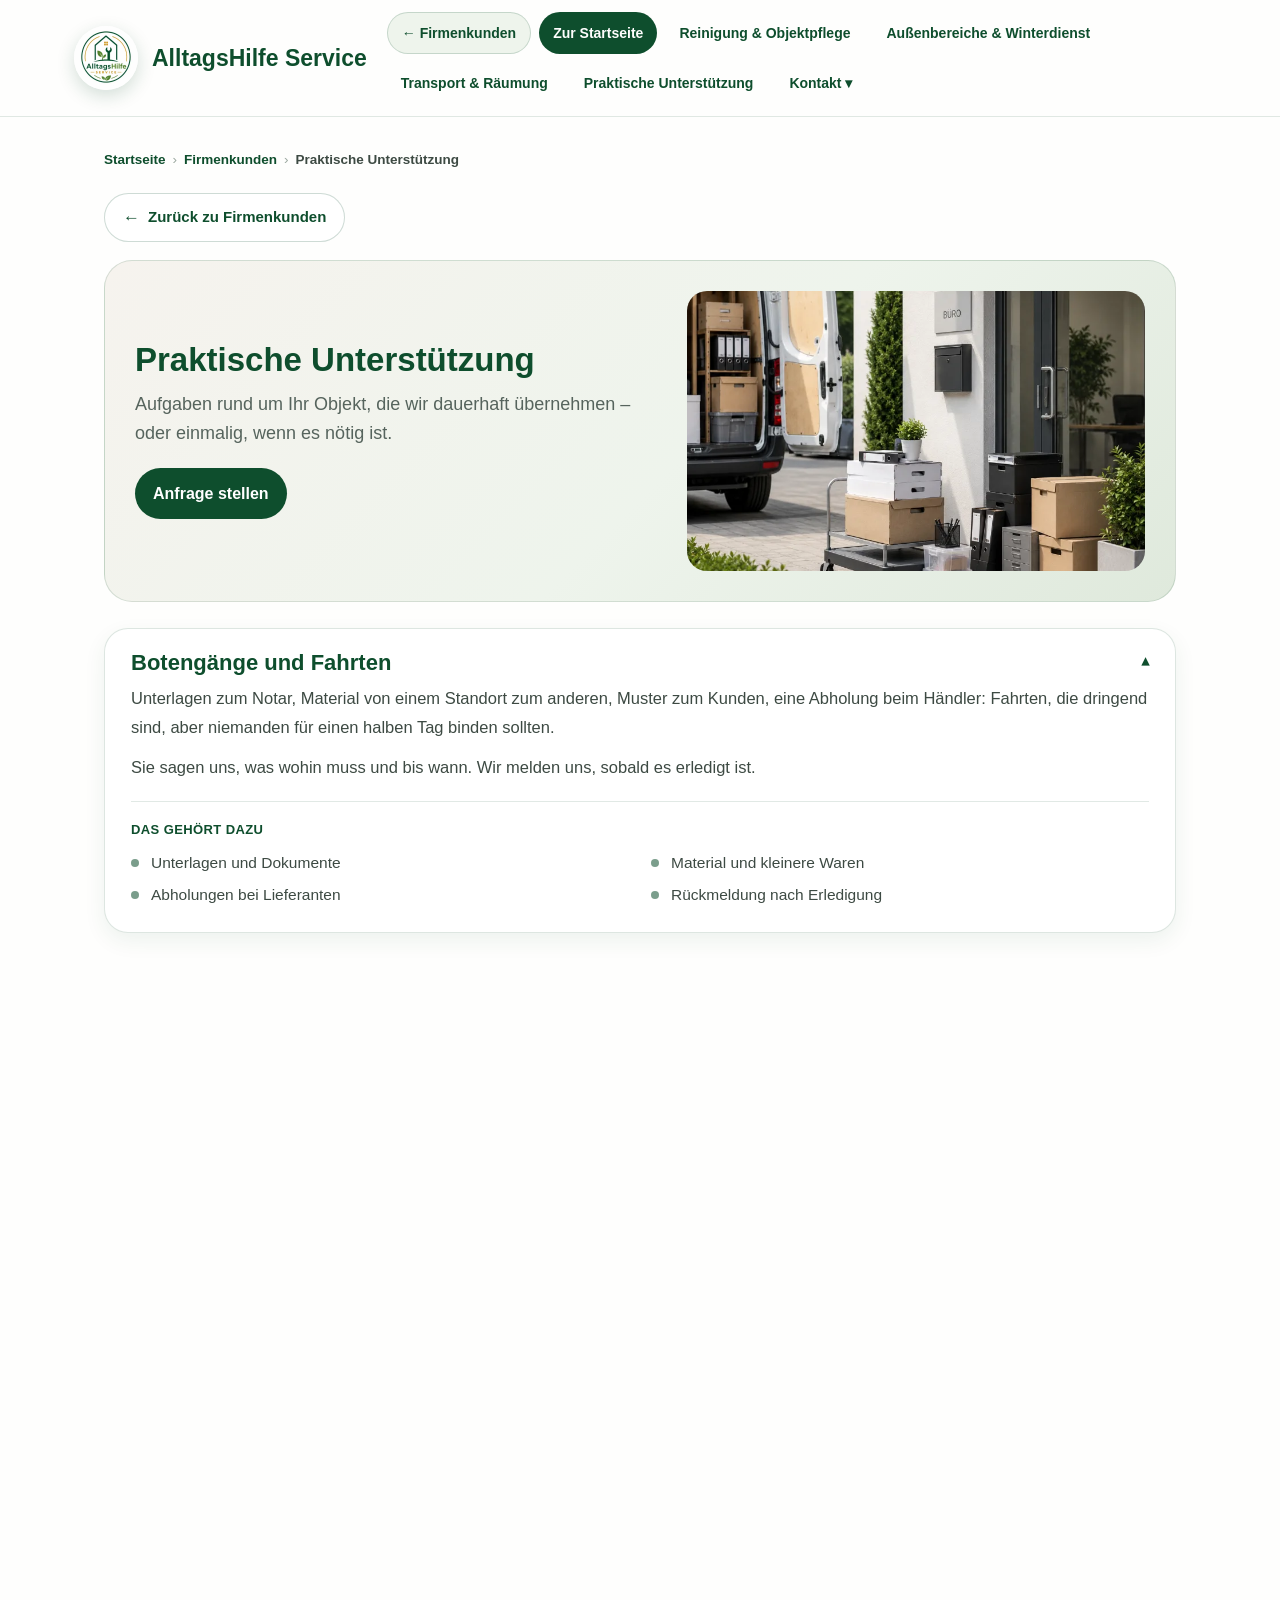
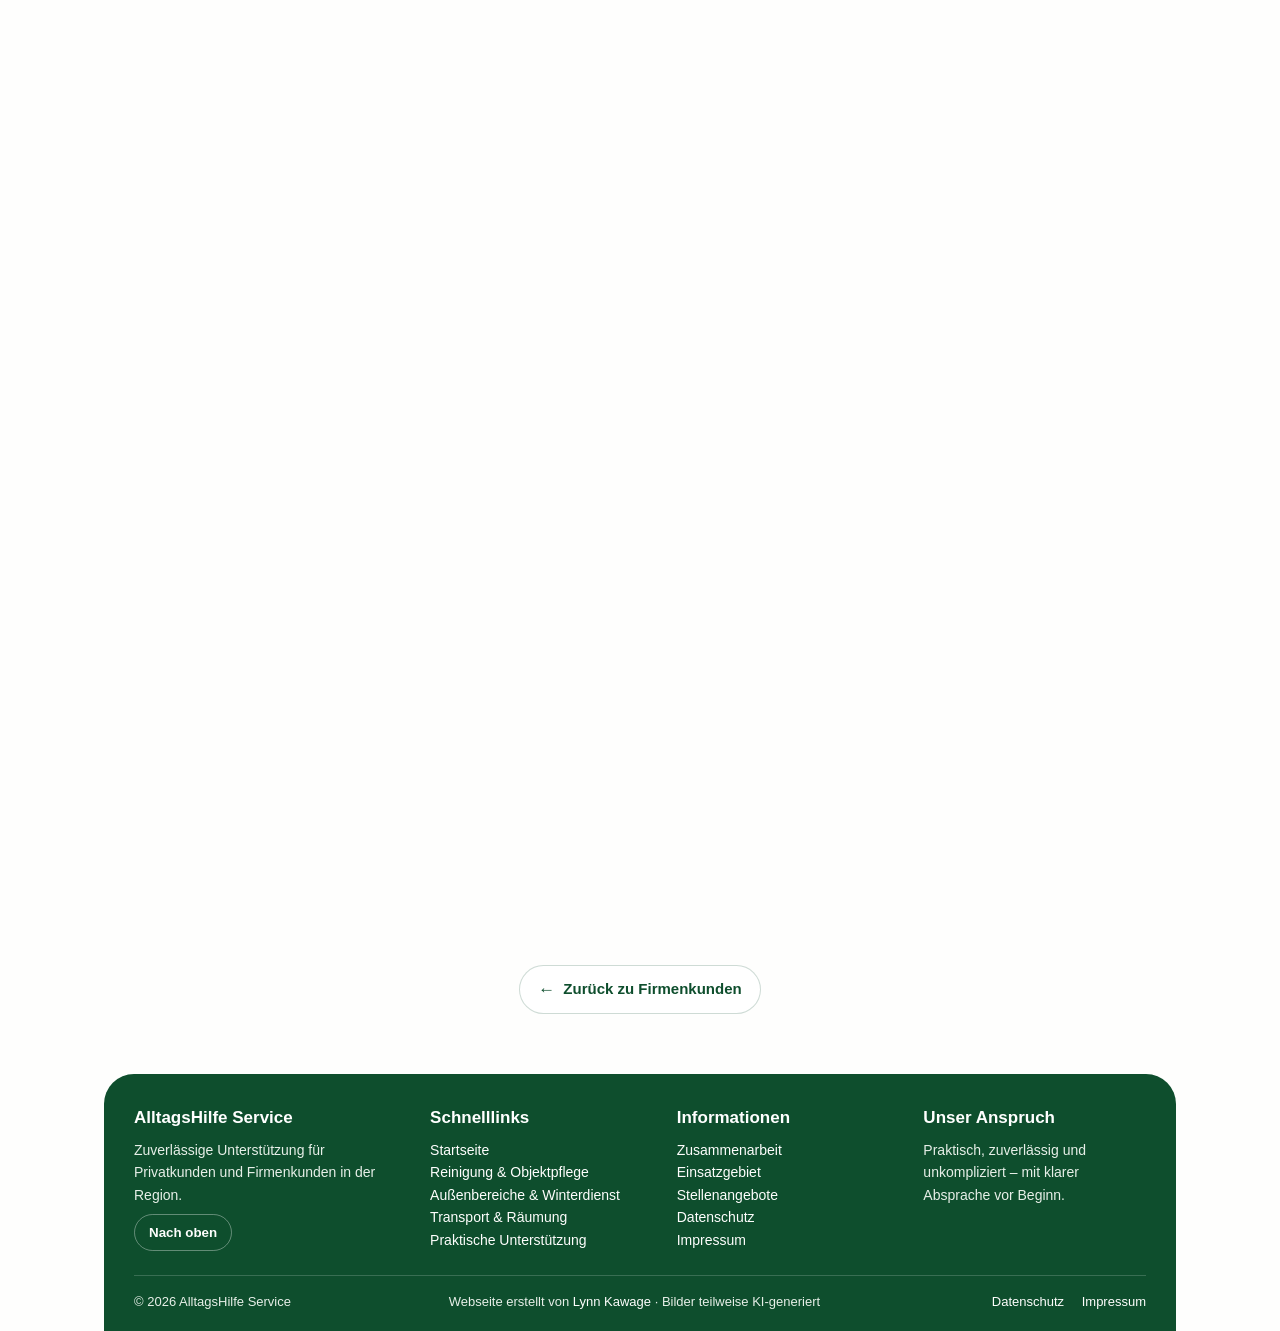
<file: firmen/unterstuetzung/index.html>
<!DOCTYPE html>
<html lang="de">
<head>
<meta charset="UTF-8">
<meta name="viewport" content="width=device-width, initial-scale=1.0">
<title>Praktische Unterstützung für Firmen in Bargteheide | AlltagsHilfe Service</title>
<meta name="description" content="Botengänge, Fahrten und praktische Aufgaben rund um Ihr Objekt in Bargteheide, Ahrensburg und Umgebung – einmalig oder dauerhaft übernommen.">
<link rel="icon" type="image/png" href="../../bilder/favicon.png">
<link rel="apple-touch-icon" href="../../bilder/apple-touch-icon.png">
<link rel="canonical" href="https://service-alltagshilfe.de/firmen/unterstuetzung/">
<meta property="og:type" content="website">
<meta property="og:locale" content="de_DE">
<meta property="og:site_name" content="AlltagsHilfe Service">
<meta property="og:title" content="Praktische Unterstützung für Firmen in Bargteheide | AlltagsHilfe Service">
<meta property="og:description" content="Botengänge, Fahrten und praktische Aufgaben rund um Ihr Objekt in Bargteheide, Ahrensburg und Umgebung – einmalig oder dauerhaft übernommen.">
<meta property="og:url" content="https://service-alltagshilfe.de/firmen/unterstuetzung/">
<meta property="og:image" content="https://service-alltagshilfe.de/bilder/firmen-sonderaufgaben.webp">
<meta name="twitter:card" content="summary_large_image">
<script type="application/ld+json">
{
 "@context": "https://schema.org",
 "@graph": [
  {
   "@type": "LocalBusiness",
   "@id": "https://service-alltagshilfe.de/#betrieb",
   "name": "AlltagsHilfe Service",
   "description": "Praktische Unterstützung im Alltag, Reinigung, Gartenpflege, Winterdienst, Transport und Entrümpelung für Privathaushalte und Firmen in Bargteheide, Ahrensburg und Umgebung.",
   "url": "https://service-alltagshilfe.de/",
   "telephone": "+49 1522 9546946",
   "email": "info@service-alltagshilfe.de",
   "image": "https://service-alltagshilfe.de/bilder/Logo.webp",
   "logo": "https://service-alltagshilfe.de/bilder/Logo.webp",
   "founder": {
    "@type": "Person",
    "name": "Mohammed Alaa Sarhan"
   },
   "address": {
    "@type": "PostalAddress",
    "streetAddress": "Mühlenstraße 7",
    "postalCode": "22941",
    "addressLocality": "Bargteheide",
    "addressRegion": "Schleswig-Holstein",
    "addressCountry": "DE"
   },
   "areaServed": [
    {
     "@type": "City",
     "name": "Bargteheide"
    },
    {
     "@type": "City",
     "name": "Ahrensburg"
    },
    {
     "@type": "City",
     "name": "Großhansdorf"
    },
    {
     "@type": "City",
     "name": "Ammersbek"
    },
    {
     "@type": "City",
     "name": "Bad Oldesloe"
    },
    {
     "@type": "City",
     "name": "Hamburg"
    }
   ],
   "knowsLanguage": [
    "de"
   ],
   "priceRange": "€€",
   "hasOfferCatalog": {
    "@type": "OfferCatalog",
    "name": "Leistungen",
    "itemListElement": [
     {
      "@type": "Offer",
      "itemOffered": {
       "@type": "Service",
       "name": "Alltagsbegleitung"
      }
     },
     {
      "@type": "Offer",
      "itemOffered": {
       "@type": "Service",
       "name": "Begleitung zu Terminen"
      }
     },
     {
      "@type": "Offer",
      "itemOffered": {
       "@type": "Service",
       "name": "Einkaufshilfe"
      }
     },
     {
      "@type": "Offer",
      "itemOffered": {
       "@type": "Service",
       "name": "Haushaltshilfe"
      }
     },
     {
      "@type": "Offer",
      "itemOffered": {
       "@type": "Service",
       "name": "Reinigung"
      }
     },
     {
      "@type": "Offer",
      "itemOffered": {
       "@type": "Service",
       "name": "Büroreinigung"
      }
     },
     {
      "@type": "Offer",
      "itemOffered": {
       "@type": "Service",
       "name": "Treppenhausreinigung"
      }
     },
     {
      "@type": "Offer",
      "itemOffered": {
       "@type": "Service",
       "name": "Bauendreinigung"
      }
     },
     {
      "@type": "Offer",
      "itemOffered": {
       "@type": "Service",
       "name": "Gartenpflege"
      }
     },
     {
      "@type": "Offer",
      "itemOffered": {
       "@type": "Service",
       "name": "Rasenmähen"
      }
     },
     {
      "@type": "Offer",
      "itemOffered": {
       "@type": "Service",
       "name": "Laubentfernung"
      }
     },
     {
      "@type": "Offer",
      "itemOffered": {
       "@type": "Service",
       "name": "Winterdienst"
      }
     },
     {
      "@type": "Offer",
      "itemOffered": {
       "@type": "Service",
       "name": "Transport"
      }
     },
     {
      "@type": "Offer",
      "itemOffered": {
       "@type": "Service",
       "name": "Entrümpelung"
      }
     },
     {
      "@type": "Offer",
      "itemOffered": {
       "@type": "Service",
       "name": "Haushaltsauflösung"
      }
     }
    ]
   }
  },
  {
   "@type": "BreadcrumbList",
   "itemListElement": [
    {
     "@type": "ListItem",
     "position": 1,
     "name": "Startseite",
     "item": "https://service-alltagshilfe.de/"
    },
    {
     "@type": "ListItem",
     "position": 2,
     "name": "Firmenkunden",
     "item": "https://service-alltagshilfe.de/firmen/"
    },
    {
     "@type": "ListItem",
     "position": 3,
     "name": "Praktische Unterstützung",
     "item": "https://service-alltagshilfe.de/firmen/unterstuetzung/"
    }
   ]
  },
  {
   "@type": "Service",
   "name": "Praktische Unterstützung",
   "description": "Botengänge, Fahrten und praktische Aufgaben rund um Ihr Objekt in Bargteheide, Ahrensburg und Umgebung – einmalig oder dauerhaft übernommen.",
   "serviceType": [
    "Botengänge und Fahrten",
    "Kleine Aufgaben am Objekt",
    "Aufgaben dauerhaft übergeben"
   ],
   "provider": {
    "@id": "https://service-alltagshilfe.de/#betrieb"
   },
   "areaServed": [
    {
     "@type": "City",
     "name": "Bargteheide"
    },
    {
     "@type": "City",
     "name": "Ahrensburg"
    },
    {
     "@type": "City",
     "name": "Großhansdorf"
    },
    {
     "@type": "City",
     "name": "Ammersbek"
    },
    {
     "@type": "City",
     "name": "Bad Oldesloe"
    },
    {
     "@type": "City",
     "name": "Hamburg"
    }
   ],
   "audience": {
    "@type": "Audience",
    "audienceType": "Unternehmen und Hausverwaltungen"
   },
   "url": "https://service-alltagshilfe.de/firmen/unterstuetzung/"
  }
 ]
}
</script>
<link rel="stylesheet" href="../../assets/stil-haupt.css">
</head>

<body>

<header class="header" id="oben">
  <div class="header-inner">
    <a class="brand" href="../../">
      <img src="../../bilder/Logo.webp" alt="AlltagsHilfe Service Logo">
      <span>AlltagsHilfe Service</span>
    </a>


    <button class="mobile-menu-toggle" type="button" aria-label="Menü öffnen" aria-expanded="false">Menü</button>

    <nav class="nav">
      <a href="../" class="nav-zurueck">← Firmenkunden</a>
      <a href="../../" class="home-btn">Zur Startseite</a>
      <a href="../reinigung/">Reinigung & Objektpflege</a>
      <a href="../aussenbereiche/">Außenbereiche & Winterdienst</a>
      <a href="../transport-raeumung/">Transport & Räumung</a>
      <a href="../unterstuetzung/" aria-current="page">Praktische Unterstützung</a>

      <div class="dropdown">
        <button class="dropbtn">Kontakt ▾</button>
        <div class="dropdown-content">
          <a href="#kontakt">Kontaktformular</a>
          <a href="tel:+4915229546946">Telefon</a>
          <a href="mailto:info@service-alltagshilfe.de">E-Mail</a>
          <a href="https://wa.me/4915229546946" target="_blank">WhatsApp</a>
        </div>
      </div>
    </nav>
  </div>
</header>

<div class="wrap">

<nav class="brotkrume" aria-label="Sie befinden sich hier">
  <a href="../../">Startseite</a> <span>›</span>
  <a href="../">Firmenkunden</a> <span>›</span>
  <strong>Praktische Unterstützung</strong>
</nav>

<a class="zurueck" href="../">Zurück zu Firmenkunden</a>

<section class="seiten-kopf reveal">
  <div class="seiten-kopf-text">
    <h1>Praktische Unterstützung</h1>
    <p class="lead">Aufgaben rund um Ihr Objekt, die wir dauerhaft übernehmen – oder einmalig, wenn es nötig ist.</p>
    <div class="hero-actions">
      <a class="primary-link" href="#kontakt">Anfrage stellen</a>
    </div>
  </div>
  <figure class="seiten-kopf-bild">
    <img src="../../bilder/firmen-sonderaufgaben.webp" alt="Unterlagen und Material für einen Botengang" decoding="async">
  </figure>
</section>


<section id="leistungen">
<details class="lblock reveal" id="botengaenge" open>
  <summary>
    <h2 class="lblock-titel">Botengänge und Fahrten</h2>
  </summary>
  <div class="lblock-text">
    <p>Unterlagen zum Notar, Material von einem Standort zum anderen, Muster zum Kunden, eine Abholung beim Händler: Fahrten, die dringend sind, aber niemanden für einen halben Tag binden sollten.</p>
    <p>Sie sagen uns, was wohin muss und bis wann. Wir melden uns, sobald es erledigt ist.</p>
    <div class="lblock-punkte">
      <strong>Das gehört dazu</strong>
      <ul>
        <li>Unterlagen und Dokumente</li>
        <li>Material und kleinere Waren</li>
        <li>Abholungen bei Lieferanten</li>
        <li>Rückmeldung nach Erledigung</li>
      </ul>
    </div>
  </div>
</details>

<details class="lblock reveal" id="objekt">
  <summary>
    <h2 class="lblock-titel">Kleine Aufgaben am Objekt</h2>
  </summary>
  <div class="lblock-text">
    <p>Mülltonnen an die Straße und zurück, Streugut auffüllen, Kellerlicht prüfen, Aushänge austauschen, Pakete annehmen, nach dem Rechten sehen, wenn länger niemand da war.</p>
    <p>Handwerkliche oder technische Arbeiten übernehmen wir nicht – dafür brauchen Sie einen Fachbetrieb. Wenn uns bei einem Rundgang etwas auffällt, sagen wir Ihnen Bescheid.</p>
    <div class="lblock-punkte">
      <strong>Das gehört dazu</strong>
      <ul>
        <li>Tonnendienst</li>
        <li>Streugut und Verbrauchsmaterial auffüllen</li>
        <li>Aushänge und Schilder wechseln</li>
        <li>Regelmäßiger Kontrollgang</li>
      </ul>
    </div>
  </div>
</details>

<details class="lblock reveal" id="dauerhaft">
  <summary>
    <h2 class="lblock-titel">Aufgaben dauerhaft übergeben</h2>
  </summary>
  <div class="lblock-text">
    <p>Vieles davon muss nicht jedes Mal neu beauftragt werden. Wir übernehmen die Aufgaben fest: nach einem abgestimmten Plan, zu festen Zeiten und mit einer festen Ansprechperson bei uns.</p>
    <p>Sie geben den Aufgabenbereich einmal ab und haben ihn danach nicht mehr auf dem Tisch. Was dazugehört und was nicht, halten wir vorher schriftlich fest.</p>
    <p>Genauso decken wir einzelne Wochen ab, wenn bei Ihnen jemand ausfällt – aber das ist nur einer von vielen Anlässen, nicht unser Geschäft.</p>
    <div class="lblock-punkte">
      <strong>Das gehört dazu</strong>
      <ul>
        <li>Fester Plan und feste Zeiten</li>
        <li>Eine Ansprechperson für alles</li>
        <li>Schriftlich vereinbarter Umfang</li>
        <li>Auch einzelne Wochen möglich</li>
      </ul>
    </div>
  </div>
</details>
</section>

<section class="contact reveal" id="kontakt">
  <h2>Kontakt & Firmenanfrage</h2>
  <p class="lead">Beschreiben Sie kurz den Bedarf. Wir melden uns schnellstmöglich zurück und prüfen, wie wir unterstützen können.</p>

  <div class="contact-layout">
    <form action="https://script.google.com/macros/s/AKfycbz1YPu4Li35oDFT2PgT2KvrZMiKJifDhXhaCYYgxw2u6NItMKRaMivm9UirW2e2hZPQ5A/exec" method="POST" autocomplete="on" class="ajax-form" data-button-text="Firmenanfrage senden">
  <input type="hidden" name="form_type" value="firmen">
  <input type="text" name="website" style="display:none">

  <div class="form-field">
    <label>Firma / Betrieb *</label>
    <input name="Firma" maxlength="90" autocomplete="organization" placeholder="Name des Unternehmens" required data-error="Bitte Firma oder Betrieb eingeben.">
    <small class="error-message"></small>
  </div>

  <div class="row">
    <div class="form-field">
      <label>Vorname</label>
      <input name="Vorname" maxlength="60" autocomplete="given-name" placeholder="Optional">
      <small class="error-message"></small>
    </div>

    <div class="form-field">
      <label>Nachname *</label>
      <input name="Nachname" maxlength="80" autocomplete="family-name" placeholder="Nachname des Ansprechpartners" required data-error="Bitte Nachname eingeben.">
      <small class="error-message"></small>
    </div>
  </div>

  <div class="row">
    <div class="form-field">
      <label>E-Mail *</label>
      <input name="E-Mail" type="email" maxlength="90" autocomplete="email" placeholder="E-Mail-Adresse" required data-error="Bitte eine gültige E-Mail-Adresse eingeben.">
      <small class="error-message"></small>
    </div>

    <div class="form-field">
      <label>Telefon</label>
      <input name="Telefon" type="tel" inputmode="tel" maxlength="25" autocomplete="tel" placeholder="Telefonnummer" pattern="[0-9+()/\-\s]{6,25}" data-error="Bitte eine gültige Telefonnummer ohne Buchstaben eingeben.">
      <small class="error-message"></small>
    </div>
  </div>

  <div class="form-field">
    <label>Rückruf gewünscht?</label>
    <select name="Rueckruf" class="callback-select">
      <option value="Nein">Nein</option>
      <option value="Ja">Ja, bitte zurückrufen</option>
    </select>
    <small class="error-message"></small>
  </div>

  <div class="row">
    <div class="form-field">
      <label>PLZ *</label>
      <input name="PLZ" inputmode="numeric" maxlength="5" autocomplete="postal-code" placeholder="z. B. 22926" pattern="[0-9]{5}" required data-error="Bitte eine gültige 5-stellige PLZ eingeben.">
      <small class="error-message"></small>
    </div>

    <div class="form-field">
      <label>Ort *</label>
      <input name="Ort" maxlength="60" autocomplete="address-level2" placeholder="z. B. Ahrensburg" required data-error="Bitte Ort eingeben.">
      <small class="error-message"></small>
    </div>
  </div>

  <div class="form-field">
    <label>Gewünschter Bereich *</label>
    <select name="Leistung" required data-error="Bitte gewünschten Bereich auswählen.">
      <option value="">Bitte auswählen</option>
      <option>Reinigung & Pflege von Flächen</option>
      <option>Bauendreinigung</option>
      <option>Räumung & Ordnung schaffen</option>
      <option>Gartenpflege & Außenbereiche</option>
      <option>Laubentfernung &amp; Winterdienst</option>
      <option selected>Weitere praktische Unterstützung</option>
      <option>Noch unklar / bitte beraten</option>
    </select>
    <small class="error-message"></small>
  </div>

  <div class="form-field">
    <label>Art des Einsatzes</label>
    <select name="Einsatzart">
      <option value="">Bitte auswählen</option>
      <option>Einmaliger Einsatz</option>
      <option>Regelmäßige Unterstützung</option>
      <option>Kurzfristige Unterstützung</option>
      <option>Noch offen</option>
    </select>
    <small class="error-message"></small>
  </div>

  <div class="form-field">
    <label>Wunschtermin</label>
    <input name="Wunschtermin" type="date" class="date-field">
    <small class="error-message"></small>
  </div>

  <div class="form-field">
    <label>Wie haben Sie uns gefunden?</label>
    <select name="Gefunden" class="found-select">
      <option value="">Bitte auswählen</option>
      <option>Google</option>
      <option>Facebook</option>
      <option>Instagram</option>
      <option>Empfehlung</option>
      <option>Flyer</option>
      <option>eBay Kleinanzeigen</option>
      <option>WhatsApp / Kontaktkarte</option>
      <option>Sonstiges</option>
    </select>
    <small class="error-message"></small>
  </div>

  <div class="form-field found-other-wrap" style="display:none">
    <label>Bitte kurz angeben</label>
    <input name="GefundenSonstiges" maxlength="80" placeholder="z. B. Nachbar, Verein, Firma, Sonstiges" data-error="Bitte kurz angeben.">
    <small class="error-message"></small>
  </div>

  <div class="form-field">
    <label>Nachricht *</label>
    <textarea name="Nachricht" maxlength="900" placeholder="Beschreiben Sie kurz den Auftrag, die Fläche, den Zustand oder wichtige Hinweise." required data-error="Bitte Nachricht eingeben."></textarea>
    <small class="field-hint char-counter">0 / 900 Zeichen</small>
    <small class="error-message"></small>
  </div>

  <div class="form-field">
    <label class="checkline">
      <input type="checkbox" name="Datenschutz" value="Akzeptiert" required data-error="Bitte Datenschutzerklärung bestätigen.">
      <span>Ich habe die <a href="../../datenschutz/" target="_blank">Datenschutzerklärung</a> gelesen und stimme der Verarbeitung meiner Angaben zur Bearbeitung meiner Anfrage zu. *</span>
    </label>
    <small class="error-message"></small>
  </div>

  <button class="btn submit-btn" type="submit">Firmenanfrage senden</button>
</form>
    <div class="side-contact">
      <a class="contact-card" href="tel:+4915229546946"><strong>Telefon</strong><span>+49 1522 9546946</span></a>
      <a class="contact-card" href="mailto:info@service-alltagshilfe.de?subject=Firmenanfrage%20AlltagsHilfe%20Service"><strong>E-Mail</strong><span>info@service-alltagshilfe.de</span></a>
      <a class="contact-card" href="https://wa.me/4915229546946" target="_blank"><strong>WhatsApp</strong><span>Nachricht schreiben</span></a>

      <a class="qr-box qr-link" href="https://wa.me/4915229546946" target="_blank" rel="noopener">
        <img src="../../bilder/whatsapp-qr.jpg" alt="WhatsApp QR-Code" width="304" height="304" loading="lazy" decoding="async">
        <h3>WhatsApp QR-Code</h3>
        <p>QR-Code scannen und Informationen oder Bilder zum Auftrag direkt senden.</p>
      </a>
    </div>
  </div>
</section>

<div class="zurueck-fuss">
<a class="zurueck" href="../">Zurück zu Firmenkunden</a>
</div>

<footer class="footer">
  <div class="footer-main">
    <div>
      <h3>AlltagsHilfe Service</h3>
      <p>Zuverlässige Unterstützung für Privatkunden und Firmenkunden in der Region.</p>
      <button class="top-link back-to-top" type="button">Nach oben</button>
    </div>

    <div>
      <h3>Schnelllinks</h3>
      <ul>
        <li><a href="../../">Startseite</a></li>
        <li><a href="../reinigung/">Reinigung & Objektpflege</a></li>
        <li><a href="../aussenbereiche/">Außenbereiche & Winterdienst</a></li>
        <li><a href="../transport-raeumung/">Transport & Räumung</a></li>
        <li><a href="../unterstuetzung/">Praktische Unterstützung</a></li>
      </ul>
    </div>

    <div>
      <h3>Informationen</h3>
      <ul>
        <li><a href="../#zusammenarbeit">Zusammenarbeit</a></li>
        <li><a href="../#einsatzgebiet">Einsatzgebiet</a></li>
        <li><a href="../../stellen/">Stellenangebote</a></li>
        <li><a href="../../datenschutz/">Datenschutz</a></li>
        <li><a href="../../impressum/">Impressum</a></li>
      </ul>
    </div>

    <div>
      <h3>Unser Anspruch</h3>
      <p>Praktisch, zuverlässig und unkompliziert – mit klarer Absprache vor Beginn.</p>
    </div>
  </div>

  <div class="footer-bottom">
    <span>© 2026 AlltagsHilfe Service</span>
    <span>Webseite erstellt von <a class="credit-link" href="https://alaasar58.github.io/Lynn-portfolio/" target="_blank" rel="noopener">Lynn Kawage</a> · Bilder teilweise KI-generiert</span>
    <span>
      <a href="../../datenschutz/">Datenschutz</a>
      <a href="../../impressum/">Impressum</a>
    </span>
  </div>
</footer>

</div>

<div class="form-popup" id="formPopup">
  <div class="form-popup-box">
    <div class="form-popup-icon" id="popupIcon">✓</div>
    <h3 id="popupTitle">Anfrage gesendet</h3>
    <p id="popupMessage">Vielen Dank. Ihre Anfrage wurde übermittelt. Wir melden uns schnellstmöglich zurück.</p>
    <button class="popup-btn" type="button" id="popupClose">Fertig</button>
  </div>
</div>

<script src="../../assets/seite.js"></script>
</body>
</html>
</file>
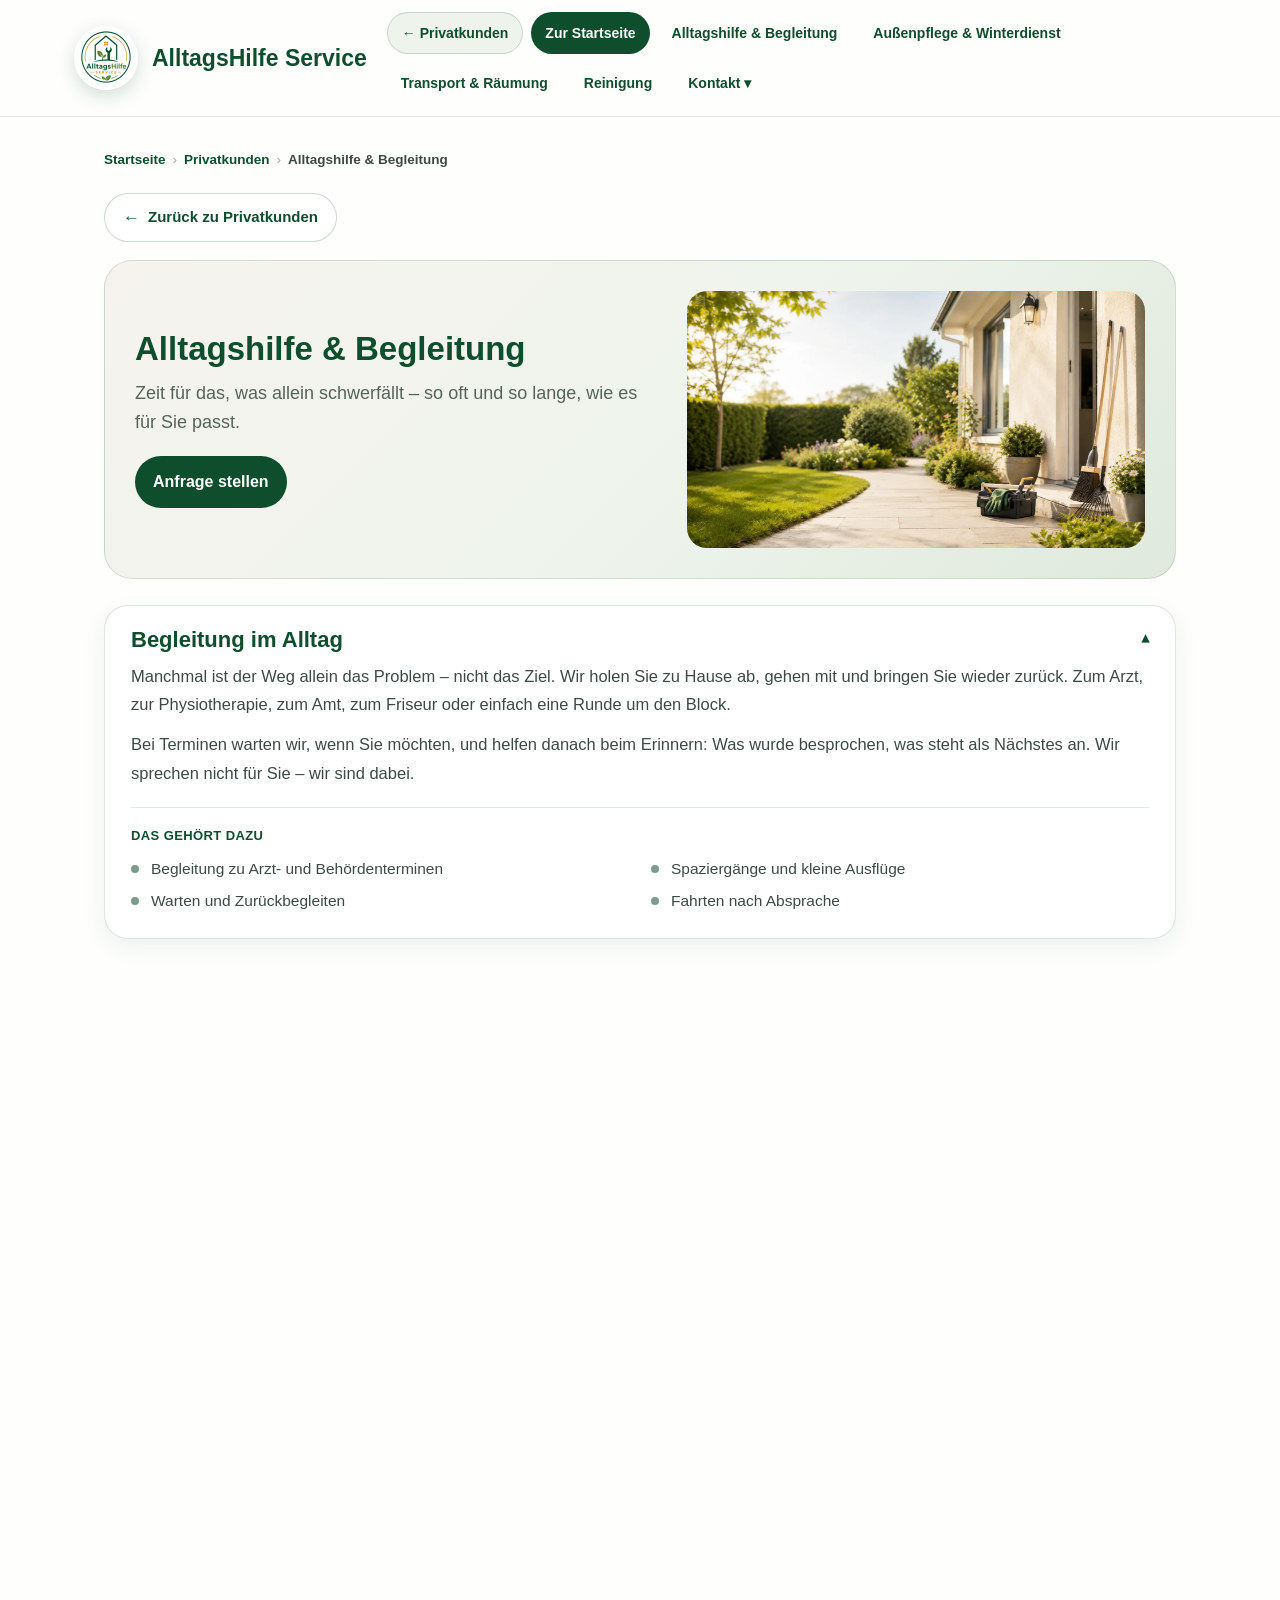
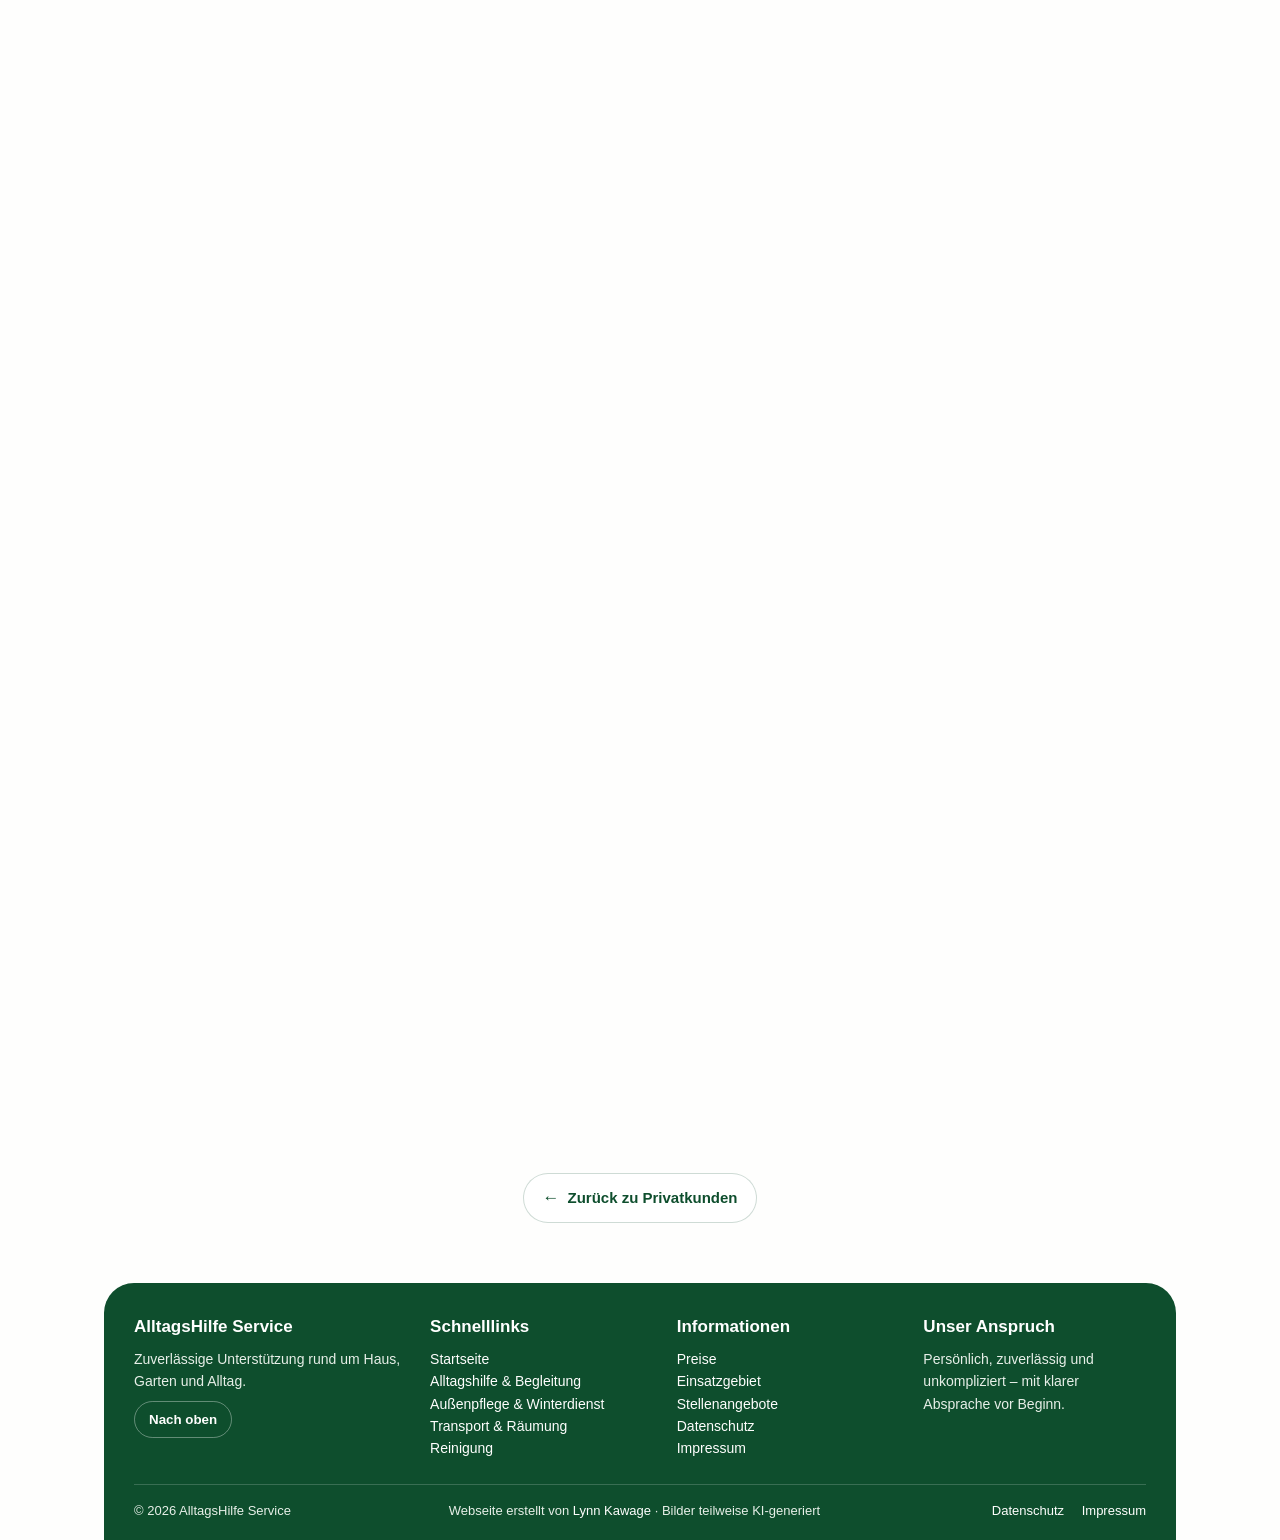
<file: privat/alltagshilfe/index.html>
<!DOCTYPE html>
<html lang="de">
<head>
<meta charset="UTF-8">
<meta name="viewport" content="width=device-width, initial-scale=1.0">
<title>Alltagshilfe und Begleitung in Bargteheide | AlltagsHilfe Service</title>
<meta name="description" content="Alltagshilfe und Begleitung in Bargteheide, Ahrensburg und Umgebung: Begleitung zu Terminen, Einkäufe, Besorgungen, Hilfe bei Post und Papieren. Kein Pflegedienst.">
<link rel="icon" type="image/png" href="../../bilder/favicon.png">
<link rel="apple-touch-icon" href="../../bilder/apple-touch-icon.png">
<link rel="canonical" href="https://service-alltagshilfe.de/privat/alltagshilfe/">
<meta property="og:type" content="website">
<meta property="og:locale" content="de_DE">
<meta property="og:site_name" content="AlltagsHilfe Service">
<meta property="og:title" content="Alltagshilfe und Begleitung in Bargteheide | AlltagsHilfe Service">
<meta property="og:description" content="Alltagshilfe und Begleitung in Bargteheide, Ahrensburg und Umgebung: Begleitung zu Terminen, Einkäufe, Besorgungen, Hilfe bei Post und Papieren. Kein Pflegedienst.">
<meta property="og:url" content="https://service-alltagshilfe.de/privat/alltagshilfe/">
<meta property="og:image" content="https://service-alltagshilfe.de/bilder/hintergrundbild.webp">
<meta name="twitter:card" content="summary_large_image">
<script type="application/ld+json">
{
 "@context": "https://schema.org",
 "@graph": [
  {
   "@type": "LocalBusiness",
   "@id": "https://service-alltagshilfe.de/#betrieb",
   "name": "AlltagsHilfe Service",
   "description": "Praktische Unterstützung im Alltag, Reinigung, Gartenpflege, Winterdienst, Transport und Entrümpelung für Privathaushalte und Firmen in Bargteheide, Ahrensburg und Umgebung.",
   "url": "https://service-alltagshilfe.de/",
   "telephone": "+49 1522 9546946",
   "email": "info@service-alltagshilfe.de",
   "image": "https://service-alltagshilfe.de/bilder/Logo.webp",
   "logo": "https://service-alltagshilfe.de/bilder/Logo.webp",
   "founder": {
    "@type": "Person",
    "name": "Mohammed Alaa Sarhan"
   },
   "address": {
    "@type": "PostalAddress",
    "streetAddress": "Mühlenstraße 7",
    "postalCode": "22941",
    "addressLocality": "Bargteheide",
    "addressRegion": "Schleswig-Holstein",
    "addressCountry": "DE"
   },
   "areaServed": [
    {
     "@type": "City",
     "name": "Bargteheide"
    },
    {
     "@type": "City",
     "name": "Ahrensburg"
    },
    {
     "@type": "City",
     "name": "Großhansdorf"
    },
    {
     "@type": "City",
     "name": "Ammersbek"
    },
    {
     "@type": "City",
     "name": "Bad Oldesloe"
    },
    {
     "@type": "City",
     "name": "Hamburg"
    }
   ],
   "knowsLanguage": [
    "de"
   ],
   "priceRange": "€€",
   "hasOfferCatalog": {
    "@type": "OfferCatalog",
    "name": "Leistungen",
    "itemListElement": [
     {
      "@type": "Offer",
      "itemOffered": {
       "@type": "Service",
       "name": "Alltagsbegleitung"
      }
     },
     {
      "@type": "Offer",
      "itemOffered": {
       "@type": "Service",
       "name": "Begleitung zu Terminen"
      }
     },
     {
      "@type": "Offer",
      "itemOffered": {
       "@type": "Service",
       "name": "Einkaufshilfe"
      }
     },
     {
      "@type": "Offer",
      "itemOffered": {
       "@type": "Service",
       "name": "Haushaltshilfe"
      }
     },
     {
      "@type": "Offer",
      "itemOffered": {
       "@type": "Service",
       "name": "Reinigung"
      }
     },
     {
      "@type": "Offer",
      "itemOffered": {
       "@type": "Service",
       "name": "Büroreinigung"
      }
     },
     {
      "@type": "Offer",
      "itemOffered": {
       "@type": "Service",
       "name": "Treppenhausreinigung"
      }
     },
     {
      "@type": "Offer",
      "itemOffered": {
       "@type": "Service",
       "name": "Bauendreinigung"
      }
     },
     {
      "@type": "Offer",
      "itemOffered": {
       "@type": "Service",
       "name": "Gartenpflege"
      }
     },
     {
      "@type": "Offer",
      "itemOffered": {
       "@type": "Service",
       "name": "Rasenmähen"
      }
     },
     {
      "@type": "Offer",
      "itemOffered": {
       "@type": "Service",
       "name": "Laubentfernung"
      }
     },
     {
      "@type": "Offer",
      "itemOffered": {
       "@type": "Service",
       "name": "Winterdienst"
      }
     },
     {
      "@type": "Offer",
      "itemOffered": {
       "@type": "Service",
       "name": "Transport"
      }
     },
     {
      "@type": "Offer",
      "itemOffered": {
       "@type": "Service",
       "name": "Entrümpelung"
      }
     },
     {
      "@type": "Offer",
      "itemOffered": {
       "@type": "Service",
       "name": "Haushaltsauflösung"
      }
     }
    ]
   }
  },
  {
   "@type": "BreadcrumbList",
   "itemListElement": [
    {
     "@type": "ListItem",
     "position": 1,
     "name": "Startseite",
     "item": "https://service-alltagshilfe.de/"
    },
    {
     "@type": "ListItem",
     "position": 2,
     "name": "Privatkunden",
     "item": "https://service-alltagshilfe.de/privat/"
    },
    {
     "@type": "ListItem",
     "position": 3,
     "name": "Alltagshilfe & Begleitung",
     "item": "https://service-alltagshilfe.de/privat/alltagshilfe/"
    }
   ]
  },
  {
   "@type": "Service",
   "name": "Alltagshilfe & Begleitung",
   "description": "Alltagshilfe und Begleitung in Bargteheide, Ahrensburg und Umgebung: Begleitung zu Terminen, Einkäufe, Besorgungen, Hilfe bei Post und Papieren. Kein Pflegedienst.",
   "serviceType": [
    "Begleitung im Alltag",
    "Einkäufe und Besorgungen",
    "Post, Papiere und Termine",
    "Unterstützung im Haushalt",
    "Gesellschaft und Gespräch"
   ],
   "provider": {
    "@id": "https://service-alltagshilfe.de/#betrieb"
   },
   "areaServed": [
    {
     "@type": "City",
     "name": "Bargteheide"
    },
    {
     "@type": "City",
     "name": "Ahrensburg"
    },
    {
     "@type": "City",
     "name": "Großhansdorf"
    },
    {
     "@type": "City",
     "name": "Ammersbek"
    },
    {
     "@type": "City",
     "name": "Bad Oldesloe"
    },
    {
     "@type": "City",
     "name": "Hamburg"
    }
   ],
   "audience": {
    "@type": "Audience",
    "audienceType": "Privatpersonen"
   },
   "url": "https://service-alltagshilfe.de/privat/alltagshilfe/"
  }
 ]
}
</script>
<link rel="stylesheet" href="../../assets/stil-haupt.css">
</head>

<body>

<header class="header" id="oben">
  <div class="header-inner">
    <a class="brand" href="../../">
      <img src="../../bilder/Logo.webp" alt="AlltagsHilfe Service Logo">
      <span>AlltagsHilfe Service</span>
    </a>


    <button class="mobile-menu-toggle" type="button" aria-label="Menü öffnen" aria-expanded="false">Menü</button>

    <nav class="nav">
      <a href="../" class="nav-zurueck">← Privatkunden</a>
      <a href="../../" class="home-btn">Zur Startseite</a>
      <a href="../alltagshilfe/" aria-current="page">Alltagshilfe & Begleitung</a>
      <a href="../aussenpflege/">Außenpflege & Winterdienst</a>
      <a href="../transport-raeumung/">Transport & Räumung</a>
      <a href="../reinigung/">Reinigung</a>

      <div class="dropdown">
        <button class="dropbtn">Kontakt ▾</button>
        <div class="dropdown-content">
          <a href="#kontakt">Kontaktformular</a>
          <a href="tel:+4915229546946">Telefon</a>
          <a href="mailto:info@service-alltagshilfe.de">E-Mail</a>
          <a href="https://wa.me/4915229546946" target="_blank">WhatsApp</a>
        </div>
      </div>
    </nav>
  </div>
</header>

<div class="wrap">

<nav class="brotkrume" aria-label="Sie befinden sich hier">
  <a href="../../">Startseite</a> <span>›</span>
  <a href="../">Privatkunden</a> <span>›</span>
  <strong>Alltagshilfe & Begleitung</strong>
</nav>

<a class="zurueck" href="../">Zurück zu Privatkunden</a>

<section class="seiten-kopf reveal">
  <div class="seiten-kopf-text">
    <h1>Alltagshilfe & Begleitung</h1>
    <p class="lead">Zeit für das, was allein schwerfällt – so oft und so lange, wie es für Sie passt.</p>
    <div class="hero-actions">
      <a class="primary-link" href="#kontakt">Anfrage stellen</a>
    </div>
  </div>
  <figure class="seiten-kopf-bild">
    <img src="../../bilder/hintergrundbild.webp" alt="Hauseingang mit Garten an einem sonnigen Tag" decoding="async">
  </figure>
</section>


<section id="leistungen">
<details class="lblock reveal" id="begleitung" open>
  <summary>
    <h2 class="lblock-titel">Begleitung im Alltag</h2>
  </summary>
  <div class="lblock-text">
    <p>Manchmal ist der Weg allein das Problem – nicht das Ziel. Wir holen Sie zu Hause ab, gehen mit und bringen Sie wieder zurück. Zum Arzt, zur Physiotherapie, zum Amt, zum Friseur oder einfach eine Runde um den Block.</p>
    <p>Bei Terminen warten wir, wenn Sie möchten, und helfen danach beim Erinnern: Was wurde besprochen, was steht als Nächstes an. Wir sprechen nicht für Sie – wir sind dabei.</p>
    <div class="lblock-punkte">
      <strong>Das gehört dazu</strong>
      <ul>
        <li>Begleitung zu Arzt- und Behördenterminen</li>
        <li>Spaziergänge und kleine Ausflüge</li>
        <li>Warten und Zurückbegleiten</li>
        <li>Fahrten nach Absprache</li>
      </ul>
    </div>
  </div>
</details>

<details class="lblock reveal" id="einkaeufe">
  <summary>
    <h2 class="lblock-titel">Einkäufe und Besorgungen</h2>
  </summary>
  <div class="lblock-text">
    <p>Wir gehen mit Ihnen einkaufen, damit Sie selbst aussuchen können – oder wir übernehmen den Einkauf komplett und bringen alles nach Hause. Beides geht, je nachdem, wie es Ihnen an dem Tag geht.</p>
    <p>Dazu gehören auch die kleinen Wege, die sich sammeln: Apotheke, Post, Paketshop, Reinigung.</p>
    <div class="lblock-punkte">
      <strong>Das gehört dazu</strong>
      <ul>
        <li>Gemeinsamer Einkauf oder Lieferung bis in die Küche</li>
        <li>Apotheke, Post und Paketannahme</li>
        <li>Rückgaben und Umtausch</li>
        <li>Getränke tragen</li>
      </ul>
    </div>
  </div>
</details>

<details class="lblock reveal" id="papiere">
  <summary>
    <h2 class="lblock-titel">Post, Papiere und Termine</h2>
  </summary>
  <div class="lblock-text">
    <p>Wenn sich Post stapelt, wird aus einer Kleinigkeit schnell eine Last. Wir sortieren gemeinsam durch, legen ab, was abgelegt gehört, und schreiben auf, was erledigt werden muss.</p>
    <p>Termine tragen wir in einen Kalender ein, der gut lesbar ist, und erinnern Sie rechtzeitig daran.</p>
    <div class="lblock-punkte">
      <strong>Das gehört dazu</strong>
      <ul>
        <li>Post sortieren und ablegen</li>
        <li>Termine notieren und daran erinnern</li>
        <li>Formulare gemeinsam durchgehen</li>
        <li>Ordner anlegen, die man wiederfindet</li>
      </ul>
    </div>
  </div>
</details>

<details class="lblock reveal" id="haushalt">
  <summary>
    <h2 class="lblock-titel">Unterstützung im Haushalt</h2>
  </summary>
  <div class="lblock-text">
    <p>Kleine Handgriffe, die schwerfallen: Betten beziehen, Wäsche aufhängen und zusammenlegen, Blumen gießen, den Kühlschrank durchsehen, die Spülmaschine ein- und ausräumen.</p>
    <p>Es geht nicht um Großputz – dafür gibt es unsere Reinigung. Hier geht es um das Alltägliche, das liegen bleibt.</p>
    <div class="lblock-punkte">
      <strong>Das gehört dazu</strong>
      <ul>
        <li>Wäsche waschen, aufhängen, zusammenlegen</li>
        <li>Betten beziehen</li>
        <li>Blumen und Pflanzen versorgen</li>
        <li>Kühlschrank und Vorräte durchsehen</li>
      </ul>
    </div>
  </div>
</details>

<details class="lblock reveal" id="gesellschaft">
  <summary>
    <h2 class="lblock-titel">Gesellschaft und Gespräch</h2>
  </summary>
  <div class="lblock-text">
    <p>Manchmal fehlt keine Hilfe, sondern jemand am Tisch. Wir kommen vorbei, trinken einen Kaffee, hören zu, lesen vor oder spielen eine Runde Karten.</p>
    <p>Für Angehörige heißt das: ein paar verlässliche Stunden, in denen jemand da ist – Zeit, in der Sie Ihre eigenen Dinge erledigen können.</p>
    <div class="lblock-punkte">
      <strong>Das gehört dazu</strong>
      <ul>
        <li>Regelmäßige Besuche zu festen Zeiten</li>
        <li>Vorlesen, Erzählen, gemeinsam spielen</li>
        <li>Entlastung für Angehörige</li>
        <li>Wir melden uns, wenn etwas auffällt</li>
      </ul>
    </div>
  </div>
</details>
</section>

<div class="info-box notice-box reveal">
  <strong>Was wir nicht anbieten</strong>
  <p>
    Wir sind kein Pflegedienst. Wir übernehmen keine Aufgaben, die eine medizinische Ausbildung voraussetzen – also keine Körperpflege, keine Medikamentengabe und keine Wundversorgung.
  </p>
  <p>
    Unsere Begleitung ist Zeit, Gesellschaft und praktische Unterstützung im Alltag. Wenn Sie mehr brauchen, sagen wir Ihnen das offen und ehrlich.
  </p>
</div>

<section class="contact reveal" id="kontakt">
  <h2>Kontakt & Anfrage</h2>
  <p class="lead">Beschreiben Sie kurz Ihr Anliegen. Wir melden uns schnellstmöglich zurück.</p>

  <div class="contact-layout">
<form action="https://script.google.com/macros/s/AKfycbz1YPu4Li35oDFT2PgT2KvrZMiKJifDhXhaCYYgxw2u6NItMKRaMivm9UirW2e2hZPQ5A/exec" method="POST" autocomplete="on" class="ajax-form" data-button-text="Anfrage senden">
  <input type="hidden" name="form_type" value="privat">
  <input type="text" name="website" style="display:none">

  <div class="row">
    <div class="form-field">
      <label>Vorname</label>
      <input name="Vorname" maxlength="60" autocomplete="given-name" placeholder="Optional">
      <small class="error-message"></small>
    </div>

    <div class="form-field">
      <label>Nachname *</label>
      <input name="Nachname" maxlength="80" autocomplete="family-name" placeholder="Ihr Nachname" required data-error="Bitte Nachname eingeben.">
      <small class="error-message"></small>
    </div>
  </div>

  <div class="row">
    <div class="form-field">
      <label>E-Mail *</label>
      <input name="E-Mail" type="email" maxlength="90" autocomplete="email" placeholder="E-Mail-Adresse" required data-error="Bitte eine gültige E-Mail-Adresse eingeben.">
      <small class="error-message"></small>
    </div>

    <div class="form-field">
      <label>Telefon</label>
      <input name="Telefon" type="tel" inputmode="tel" maxlength="25" autocomplete="tel" placeholder="Telefonnummer" pattern="[0-9+()/\-\s]{6,25}" data-error="Bitte eine gültige Telefonnummer ohne Buchstaben eingeben.">
      <small class="error-message"></small>
    </div>
  </div>

  <div class="form-field">
    <label>Rückruf gewünscht?</label>
    <select name="Rueckruf" class="callback-select">
      <option value="Nein">Nein</option>
      <option value="Ja">Ja, bitte zurückrufen</option>
    </select>
    <small class="error-message"></small>
  </div>

  <div class="row">
    <div class="form-field">
      <label>PLZ *</label>
      <input name="PLZ" inputmode="numeric" maxlength="5" autocomplete="postal-code" placeholder="z. B. 22926" pattern="[0-9]{5}" required data-error="Bitte eine gültige 5-stellige PLZ eingeben.">
      <small class="error-message"></small>
    </div>

    <div class="form-field">
      <label>Ort *</label>
      <input name="Ort" maxlength="60" autocomplete="address-level2" placeholder="z. B. Ahrensburg" required data-error="Bitte Ort eingeben.">
      <small class="error-message"></small>
    </div>
  </div>

  <div class="form-field">
    <label>Gewünschte Leistung *</label>
    <select name="Leistung" required data-error="Bitte gewünschte Leistung auswählen.">
      <option value="">Bitte auswählen</option>
      <option selected>Alltagsbegleitung</option>
      <option>Reinigung</option>
      <option>Bauendreinigung</option>
      <option>Gartenpflege</option>
      <option>Laubentfernung &amp; Winterdienst</option>
      <option>Entrümpelung</option>
      <option>Haushaltsauflösung</option>
      <option>Transport</option>
      <option>Weitere Unterstützung</option>
    </select>
    <small class="error-message"></small>
  </div>

  <div class="form-field">
    <label>Wunschtermin</label>
    <input name="Wunschtermin" type="date" class="date-field">
    <small class="error-message"></small>
  </div>

  <div class="form-field">
    <label>Wie haben Sie uns gefunden?</label>
    <select name="Gefunden" class="found-select">
      <option value="">Bitte auswählen</option>
      <option>Google</option>
      <option>Facebook</option>
      <option>Instagram</option>
      <option>Empfehlung</option>
      <option>Flyer</option>
      <option>eBay Kleinanzeigen</option>
      <option>WhatsApp / Kontaktkarte</option>
      <option>Sonstiges</option>
    </select>
    <small class="error-message"></small>
  </div>

  <div class="form-field found-other-wrap" style="display:none">
    <label>Bitte kurz angeben</label>
    <input name="GefundenSonstiges" maxlength="80" placeholder="z. B. Nachbar, Verein, Firma, Sonstiges" data-error="Bitte kurz angeben.">
    <small class="error-message"></small>
  </div>

  <div class="form-field">
    <label>Nachricht *</label>
    <textarea name="Nachricht" maxlength="900" placeholder="Beschreiben Sie kurz den Auftrag und wichtige Hinweise." required data-error="Bitte Nachricht eingeben."></textarea>
    <small class="field-hint char-counter">0 / 900 Zeichen</small>
    <small class="error-message"></small>
  </div>

  <div class="form-field">
    <label class="checkline">
      <input type="checkbox" name="Datenschutz" value="Akzeptiert" required data-error="Bitte Datenschutzerklärung bestätigen.">
      <span>Ich habe die <a href="../../datenschutz/" target="_blank">Datenschutzerklärung</a> gelesen und stimme der Verarbeitung meiner Angaben zur Bearbeitung meiner Anfrage zu. *</span>
    </label>
    <small class="error-message"></small>
  </div>

  <button class="btn submit-btn" type="submit">Anfrage senden</button>
</form>

    <div class="side-contact">
      <a class="contact-card" href="tel:+4915229546946"><strong>Telefon</strong><span>+49 1522 9546946</span></a>
      <a class="contact-card" href="mailto:info@service-alltagshilfe.de?subject=Anfrage%20AlltagsHilfe%20Service"><strong>E-Mail</strong><span>info@service-alltagshilfe.de</span></a>
      <a class="contact-card" href="https://wa.me/4915229546946" target="_blank"><strong>WhatsApp</strong><span>Nachricht schreiben</span></a>

      <a class="qr-box qr-link" href="https://wa.me/4915229546946" target="_blank" rel="noopener">
        <img src="../../bilder/whatsapp-qr.jpg" alt="WhatsApp QR-Code" width="304" height="304" loading="lazy" decoding="async">
        <h3>WhatsApp QR-Code</h3>
        <p>QR-Code scannen und Bilder oder Informationen zum Auftrag direkt senden.</p>
      </a>
    </div>
  </div>
</section>

<div class="zurueck-fuss">
<a class="zurueck" href="../">Zurück zu Privatkunden</a>
</div>

<footer class="footer">
  <div class="footer-main">
    <div>
      <h3>AlltagsHilfe Service</h3>
      <p>Zuverlässige Unterstützung rund um Haus, Garten und Alltag.</p>
      <button class="top-link back-to-top" type="button">Nach oben</button>
    </div>

    <div>
      <h3>Schnelllinks</h3>
      <ul>
        <li><a href="../../">Startseite</a></li>
        <li><a href="../alltagshilfe/">Alltagshilfe & Begleitung</a></li>
        <li><a href="../aussenpflege/">Außenpflege & Winterdienst</a></li>
        <li><a href="../transport-raeumung/">Transport & Räumung</a></li>
        <li><a href="../reinigung/">Reinigung</a></li>
      </ul>
    </div>

    <div>
      <h3>Informationen</h3>
      <ul>
        <li><a href="../#preise">Preise</a></li>
        <li><a href="../#einsatzgebiet">Einsatzgebiet</a></li>
        <li><a href="../../stellen/">Stellenangebote</a></li>
        <li><a href="../../datenschutz/">Datenschutz</a></li>
        <li><a href="../../impressum/">Impressum</a></li>
      </ul>
    </div>

    <div>
      <h3>Unser Anspruch</h3>
      <p>Persönlich, zuverlässig und unkompliziert – mit klarer Absprache vor Beginn.</p>
    </div>
  </div>

  <div class="footer-bottom">
    <span>© 2026 AlltagsHilfe Service</span>
    <span>Webseite erstellt von <a class="credit-link" href="https://alaasar58.github.io/Lynn-portfolio/" target="_blank" rel="noopener">Lynn Kawage</a> · Bilder teilweise KI-generiert</span>
    <span>
      <a href="../../datenschutz/">Datenschutz</a>
      <a href="../../impressum/">Impressum</a>
    </span>
  </div>
</footer>

</div>

<div class="form-popup" id="formPopup">
  <div class="form-popup-box">
    <div class="form-popup-icon" id="popupIcon">✓</div>
    <h3 id="popupTitle">Anfrage gesendet</h3>
    <p id="popupMessage">Vielen Dank. Ihre Anfrage wurde übermittelt. Wir melden uns schnellstmöglich zurück.</p>
    <button class="popup-btn" type="button" id="popupClose">Fertig</button>
  </div>
</div>

<script src="../../assets/seite.js"></script>
</body>
</html>
</file>
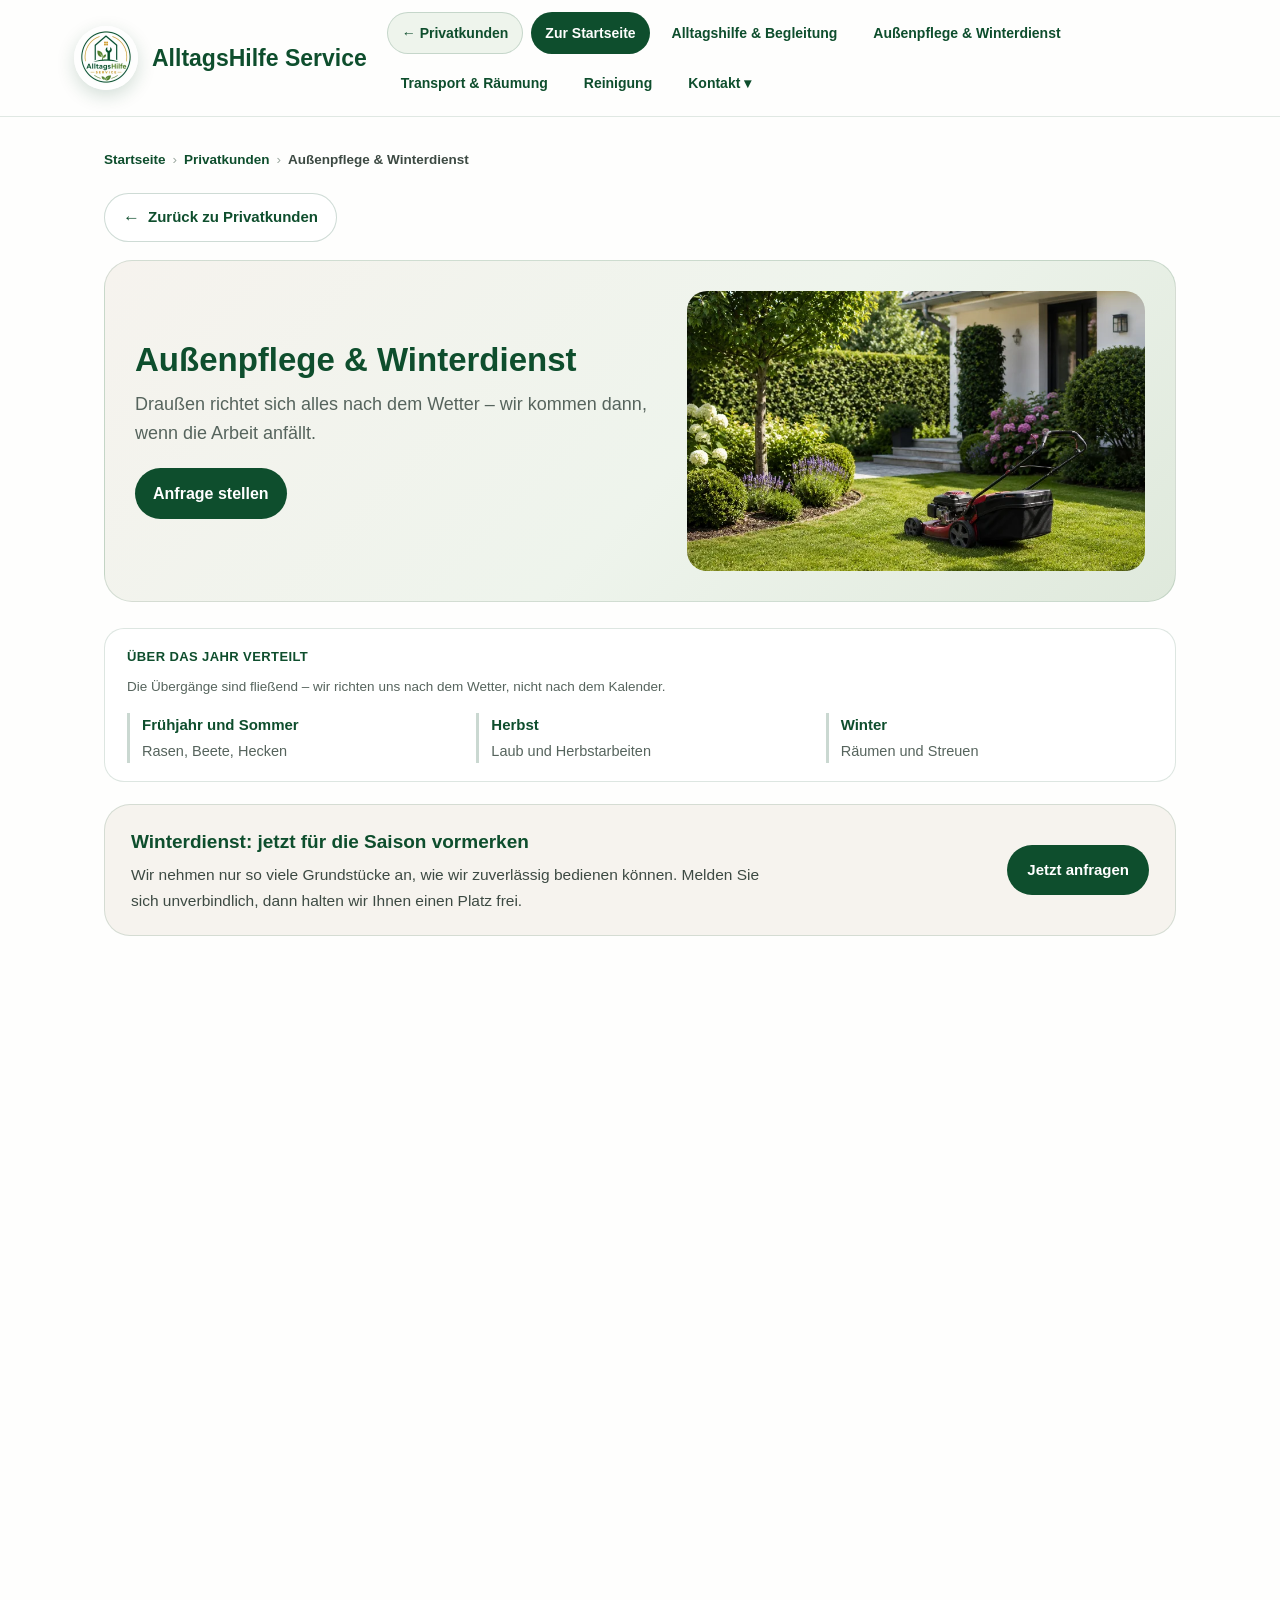
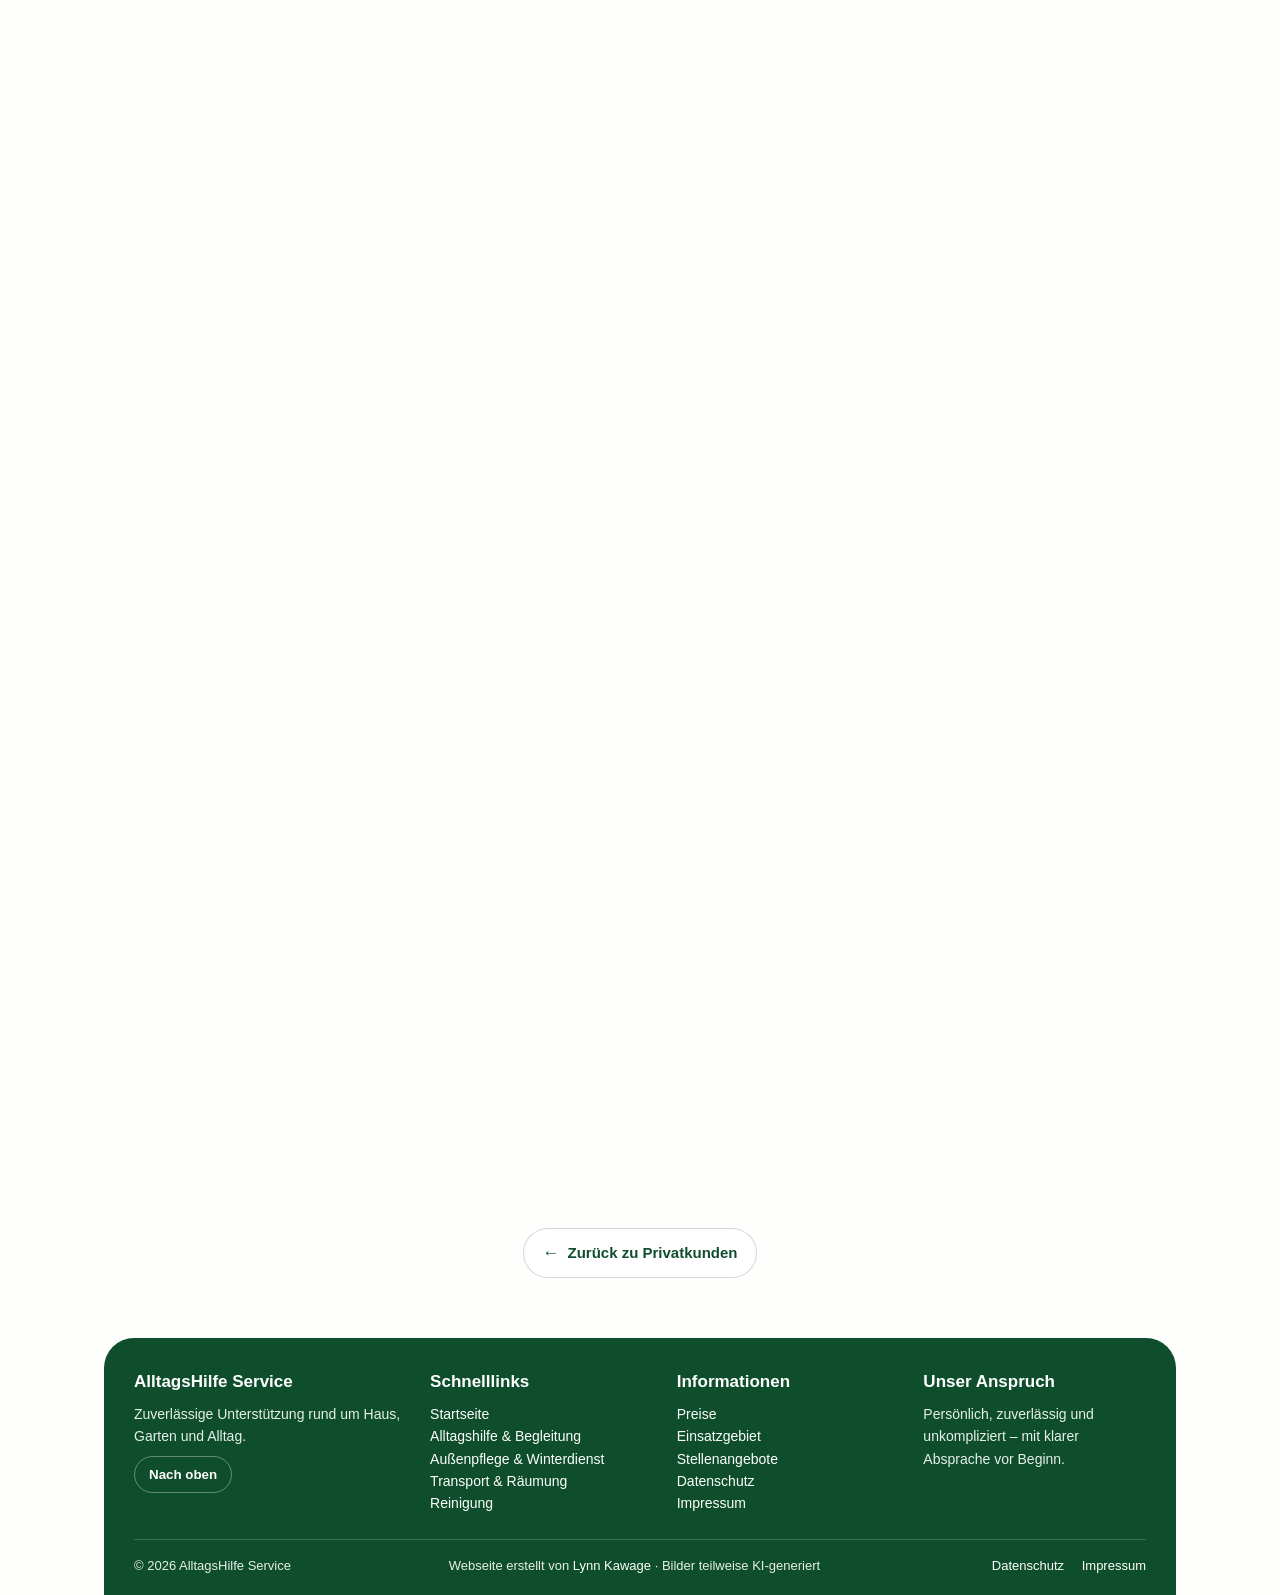
<file: privat/aussenpflege/index.html>
<!DOCTYPE html>
<html lang="de">
<head>
<meta charset="UTF-8">
<meta name="viewport" content="width=device-width, initial-scale=1.0">
<title>Gartenpflege, Laub und Winterdienst in Bargteheide | AlltagsHilfe Service</title>
<meta name="description" content="Rasen mähen, Unkraut entfernen, Laub beseitigen und Winterdienst in Bargteheide, Ahrensburg und Umgebung – je nach Jahreszeit, einmalig oder regelmäßig.">
<link rel="icon" type="image/png" href="../../bilder/favicon.png">
<link rel="apple-touch-icon" href="../../bilder/apple-touch-icon.png">
<link rel="canonical" href="https://service-alltagshilfe.de/privat/aussenpflege/">
<meta property="og:type" content="website">
<meta property="og:locale" content="de_DE">
<meta property="og:site_name" content="AlltagsHilfe Service">
<meta property="og:title" content="Gartenpflege, Laub und Winterdienst in Bargteheide | AlltagsHilfe Service">
<meta property="og:description" content="Rasen mähen, Unkraut entfernen, Laub beseitigen und Winterdienst in Bargteheide, Ahrensburg und Umgebung – je nach Jahreszeit, einmalig oder regelmäßig.">
<meta property="og:url" content="https://service-alltagshilfe.de/privat/aussenpflege/">
<meta property="og:image" content="https://service-alltagshilfe.de/bilder/privat-gartenpflege.webp">
<meta name="twitter:card" content="summary_large_image">
<script type="application/ld+json">
{
 "@context": "https://schema.org",
 "@graph": [
  {
   "@type": "LocalBusiness",
   "@id": "https://service-alltagshilfe.de/#betrieb",
   "name": "AlltagsHilfe Service",
   "description": "Praktische Unterstützung im Alltag, Reinigung, Gartenpflege, Winterdienst, Transport und Entrümpelung für Privathaushalte und Firmen in Bargteheide, Ahrensburg und Umgebung.",
   "url": "https://service-alltagshilfe.de/",
   "telephone": "+49 1522 9546946",
   "email": "info@service-alltagshilfe.de",
   "image": "https://service-alltagshilfe.de/bilder/Logo.webp",
   "logo": "https://service-alltagshilfe.de/bilder/Logo.webp",
   "founder": {
    "@type": "Person",
    "name": "Mohammed Alaa Sarhan"
   },
   "address": {
    "@type": "PostalAddress",
    "streetAddress": "Mühlenstraße 7",
    "postalCode": "22941",
    "addressLocality": "Bargteheide",
    "addressRegion": "Schleswig-Holstein",
    "addressCountry": "DE"
   },
   "areaServed": [
    {
     "@type": "City",
     "name": "Bargteheide"
    },
    {
     "@type": "City",
     "name": "Ahrensburg"
    },
    {
     "@type": "City",
     "name": "Großhansdorf"
    },
    {
     "@type": "City",
     "name": "Ammersbek"
    },
    {
     "@type": "City",
     "name": "Bad Oldesloe"
    },
    {
     "@type": "City",
     "name": "Hamburg"
    }
   ],
   "knowsLanguage": [
    "de"
   ],
   "priceRange": "€€",
   "hasOfferCatalog": {
    "@type": "OfferCatalog",
    "name": "Leistungen",
    "itemListElement": [
     {
      "@type": "Offer",
      "itemOffered": {
       "@type": "Service",
       "name": "Alltagsbegleitung"
      }
     },
     {
      "@type": "Offer",
      "itemOffered": {
       "@type": "Service",
       "name": "Begleitung zu Terminen"
      }
     },
     {
      "@type": "Offer",
      "itemOffered": {
       "@type": "Service",
       "name": "Einkaufshilfe"
      }
     },
     {
      "@type": "Offer",
      "itemOffered": {
       "@type": "Service",
       "name": "Haushaltshilfe"
      }
     },
     {
      "@type": "Offer",
      "itemOffered": {
       "@type": "Service",
       "name": "Reinigung"
      }
     },
     {
      "@type": "Offer",
      "itemOffered": {
       "@type": "Service",
       "name": "Büroreinigung"
      }
     },
     {
      "@type": "Offer",
      "itemOffered": {
       "@type": "Service",
       "name": "Treppenhausreinigung"
      }
     },
     {
      "@type": "Offer",
      "itemOffered": {
       "@type": "Service",
       "name": "Bauendreinigung"
      }
     },
     {
      "@type": "Offer",
      "itemOffered": {
       "@type": "Service",
       "name": "Gartenpflege"
      }
     },
     {
      "@type": "Offer",
      "itemOffered": {
       "@type": "Service",
       "name": "Rasenmähen"
      }
     },
     {
      "@type": "Offer",
      "itemOffered": {
       "@type": "Service",
       "name": "Laubentfernung"
      }
     },
     {
      "@type": "Offer",
      "itemOffered": {
       "@type": "Service",
       "name": "Winterdienst"
      }
     },
     {
      "@type": "Offer",
      "itemOffered": {
       "@type": "Service",
       "name": "Transport"
      }
     },
     {
      "@type": "Offer",
      "itemOffered": {
       "@type": "Service",
       "name": "Entrümpelung"
      }
     },
     {
      "@type": "Offer",
      "itemOffered": {
       "@type": "Service",
       "name": "Haushaltsauflösung"
      }
     }
    ]
   }
  },
  {
   "@type": "BreadcrumbList",
   "itemListElement": [
    {
     "@type": "ListItem",
     "position": 1,
     "name": "Startseite",
     "item": "https://service-alltagshilfe.de/"
    },
    {
     "@type": "ListItem",
     "position": 2,
     "name": "Privatkunden",
     "item": "https://service-alltagshilfe.de/privat/"
    },
    {
     "@type": "ListItem",
     "position": 3,
     "name": "Außenpflege & Winterdienst",
     "item": "https://service-alltagshilfe.de/privat/aussenpflege/"
    }
   ]
  },
  {
   "@type": "Service",
   "name": "Außenpflege & Winterdienst",
   "description": "Rasen mähen, Unkraut entfernen, Laub beseitigen und Winterdienst in Bargteheide, Ahrensburg und Umgebung – je nach Jahreszeit, einmalig oder regelmäßig.",
   "serviceType": [
    "Gartenpflege",
    "Laub und Herbstarbeiten",
    "Winterdienst"
   ],
   "provider": {
    "@id": "https://service-alltagshilfe.de/#betrieb"
   },
   "areaServed": [
    {
     "@type": "City",
     "name": "Bargteheide"
    },
    {
     "@type": "City",
     "name": "Ahrensburg"
    },
    {
     "@type": "City",
     "name": "Großhansdorf"
    },
    {
     "@type": "City",
     "name": "Ammersbek"
    },
    {
     "@type": "City",
     "name": "Bad Oldesloe"
    },
    {
     "@type": "City",
     "name": "Hamburg"
    }
   ],
   "audience": {
    "@type": "Audience",
    "audienceType": "Privatpersonen"
   },
   "url": "https://service-alltagshilfe.de/privat/aussenpflege/"
  }
 ]
}
</script>
<link rel="stylesheet" href="../../assets/stil-haupt.css">
</head>

<body>

<header class="header" id="oben">
  <div class="header-inner">
    <a class="brand" href="../../">
      <img src="../../bilder/Logo.webp" alt="AlltagsHilfe Service Logo">
      <span>AlltagsHilfe Service</span>
    </a>


    <button class="mobile-menu-toggle" type="button" aria-label="Menü öffnen" aria-expanded="false">Menü</button>

    <nav class="nav">
      <a href="../" class="nav-zurueck">← Privatkunden</a>
      <a href="../../" class="home-btn">Zur Startseite</a>
      <a href="../alltagshilfe/">Alltagshilfe & Begleitung</a>
      <a href="../aussenpflege/" aria-current="page">Außenpflege & Winterdienst</a>
      <a href="../transport-raeumung/">Transport & Räumung</a>
      <a href="../reinigung/">Reinigung</a>

      <div class="dropdown">
        <button class="dropbtn">Kontakt ▾</button>
        <div class="dropdown-content">
          <a href="#kontakt">Kontaktformular</a>
          <a href="tel:+4915229546946">Telefon</a>
          <a href="mailto:info@service-alltagshilfe.de">E-Mail</a>
          <a href="https://wa.me/4915229546946" target="_blank">WhatsApp</a>
        </div>
      </div>
    </nav>
  </div>
</header>

<div class="wrap">

<nav class="brotkrume" aria-label="Sie befinden sich hier">
  <a href="../../">Startseite</a> <span>›</span>
  <a href="../">Privatkunden</a> <span>›</span>
  <strong>Außenpflege & Winterdienst</strong>
</nav>

<a class="zurueck" href="../">Zurück zu Privatkunden</a>

<section class="seiten-kopf reveal">
  <div class="seiten-kopf-text">
    <h1>Außenpflege & Winterdienst</h1>
    <p class="lead">Draußen richtet sich alles nach dem Wetter – wir kommen dann, wenn die Arbeit anfällt.</p>
    <div class="hero-actions">
      <a class="primary-link" href="#kontakt">Anfrage stellen</a>
    </div>
  </div>
  <figure class="seiten-kopf-bild">
    <img src="../../bilder/privat-gartenpflege.webp" alt="Gepflegter Rasen vor einem Wohnhaus" decoding="async">
  </figure>
</section>

<div class="jahr-leiste reveal">
  <p class="jahr-titel">Über das Jahr verteilt</p>
  <p class="jahr-hinweis">Die Übergänge sind fließend – wir richten uns nach dem Wetter, nicht nach dem Kalender.</p>
  <div class="jahr-feld"><strong>Frühjahr und Sommer</strong><span>Rasen, Beete, Hecken</span></div>
  <div class="jahr-feld"><strong>Herbst</strong><span>Laub und Herbstarbeiten</span></div>
  <div class="jahr-feld"><strong>Winter</strong><span>Räumen und Streuen</span></div>
</div>


<div class="season-banner">
  <div class="season-banner-text">
    <strong>Winterdienst: jetzt für die Saison vormerken</strong>
    <span>Wir nehmen nur so viele Grundstücke an, wie wir zuverlässig bedienen können. Melden Sie sich unverbindlich, dann halten wir Ihnen einen Platz frei.</span>
  </div>
  <a class="season-banner-btn" href="#kontakt">Jetzt anfragen</a>
</div>

<section id="leistungen">
<details class="lblock reveal" id="gartenpflege" open>
  <summary>
    <h2 class="lblock-titel">Gartenpflege</h2>
    <span class="lblock-saison">Frühjahr bis Herbst</span>
  </summary>
  <div class="lblock-text">
    <p>In der Wachstumszeit fällt regelmäßig an, was Zeit und Kraft kostet: Rasen mähen, Kanten abstechen, Unkraut aus Fugen und Beeten holen, Hecken in Form halten, Beete auflockern.</p>
    <p>Wir kommen einmalig oder in festem Rhythmus – alle zwei Wochen, monatlich, wie es passt. Grünschnitt nehmen wir auf Wunsch mit.</p>
    <p>Gemäht wird, solange etwas wächst. Schnitt, Aufräumen und Vorbereiten aufs Frühjahr machen wir auch in der kalten Zeit, wenn das Wetter es zulässt.</p>
    <div class="lblock-punkte">
      <strong>Das gehört dazu</strong>
      <ul>
        <li>Rasen mähen und Kanten schneiden</li>
        <li>Unkraut entfernen</li>
        <li>Kleinere Hecken- und Strauchschnitte</li>
        <li>Beete pflegen</li>
        <li>Grünschnitt entsorgen</li>
      </ul>
    </div>
  </div>
</details>

<details class="lblock reveal" id="laub">
  <summary>
    <h2 class="lblock-titel">Laub und Herbstarbeiten</h2>
    <span class="lblock-saison">Vor allem im Herbst</span>
  </summary>
  <div class="lblock-text">
    <p>Im Herbst geht es schnell: Ein Sturm, und Wege, Einfahrt und Rasen liegen voll. Nasses Laub wird rutschig, und auf dem Rasen erstickt es das Gras.</p>
    <p>Wir tragen das Laub zusammen, räumen Wege und Eingänge frei und entsorgen alles. In der Hochphase gern mehrmals, damit es gar nicht erst liegen bleibt.</p>
    <div class="lblock-punkte">
      <strong>Das gehört dazu</strong>
      <ul>
        <li>Laub von Wegen, Einfahrt und Rasen</li>
        <li>Mehrere Durchgänge pro Saison möglich</li>
        <li>Dachrinnen im Erdgeschossbereich freimachen</li>
        <li>Entsorgung inklusive</li>
      </ul>
    </div>
  </div>
</details>

<details class="lblock reveal" id="winterdienst">
  <summary>
    <h2 class="lblock-titel">Winterdienst</h2>
    <span class="lblock-saison">Wintersaison</span>
  </summary>
  <div class="lblock-text">
    <p>Als Eigentümer sind Sie dafür verantwortlich, dass der Gehweg vor Ihrem Grundstück begehbar ist. Wer verreist ist, früh arbeitet oder schlecht zu Fuß ist, bekommt das im Winter zu spüren.</p>
    <p>Wir räumen und streuen den Gehweg, die Einfahrt und den Zugang zur Haustür. Wann und wie oft, halten wir vorher schriftlich fest, damit beide Seiten wissen, woran sie sind.</p>
    <p>Der Winterdienst läuft nur in der kalten Jahreszeit und hat begrenzte Plätze. Vereinbart wird er im Herbst davor – wer sich früh meldet, wird zuerst berücksichtigt.</p>
    <div class="lblock-punkte">
      <strong>Das gehört dazu</strong>
      <ul>
        <li>Gehweg, Einfahrt und Hauszugang</li>
        <li>Räumen und Streuen</li>
        <li>Feste Absprache vor der Saison</li>
        <li>Auch während Ihrer Abwesenheit</li>
      </ul>
    </div>
  </div>
</details>
</section>

<section class="contact reveal" id="kontakt">
  <h2>Kontakt & Anfrage</h2>
  <p class="lead">Beschreiben Sie kurz Ihr Anliegen. Wir melden uns schnellstmöglich zurück.</p>

  <div class="contact-layout">
<form action="https://script.google.com/macros/s/AKfycbz1YPu4Li35oDFT2PgT2KvrZMiKJifDhXhaCYYgxw2u6NItMKRaMivm9UirW2e2hZPQ5A/exec" method="POST" autocomplete="on" class="ajax-form" data-button-text="Anfrage senden">
  <input type="hidden" name="form_type" value="privat">
  <input type="text" name="website" style="display:none">

  <div class="row">
    <div class="form-field">
      <label>Vorname</label>
      <input name="Vorname" maxlength="60" autocomplete="given-name" placeholder="Optional">
      <small class="error-message"></small>
    </div>

    <div class="form-field">
      <label>Nachname *</label>
      <input name="Nachname" maxlength="80" autocomplete="family-name" placeholder="Ihr Nachname" required data-error="Bitte Nachname eingeben.">
      <small class="error-message"></small>
    </div>
  </div>

  <div class="row">
    <div class="form-field">
      <label>E-Mail *</label>
      <input name="E-Mail" type="email" maxlength="90" autocomplete="email" placeholder="E-Mail-Adresse" required data-error="Bitte eine gültige E-Mail-Adresse eingeben.">
      <small class="error-message"></small>
    </div>

    <div class="form-field">
      <label>Telefon</label>
      <input name="Telefon" type="tel" inputmode="tel" maxlength="25" autocomplete="tel" placeholder="Telefonnummer" pattern="[0-9+()/\-\s]{6,25}" data-error="Bitte eine gültige Telefonnummer ohne Buchstaben eingeben.">
      <small class="error-message"></small>
    </div>
  </div>

  <div class="form-field">
    <label>Rückruf gewünscht?</label>
    <select name="Rueckruf" class="callback-select">
      <option value="Nein">Nein</option>
      <option value="Ja">Ja, bitte zurückrufen</option>
    </select>
    <small class="error-message"></small>
  </div>

  <div class="row">
    <div class="form-field">
      <label>PLZ *</label>
      <input name="PLZ" inputmode="numeric" maxlength="5" autocomplete="postal-code" placeholder="z. B. 22926" pattern="[0-9]{5}" required data-error="Bitte eine gültige 5-stellige PLZ eingeben.">
      <small class="error-message"></small>
    </div>

    <div class="form-field">
      <label>Ort *</label>
      <input name="Ort" maxlength="60" autocomplete="address-level2" placeholder="z. B. Ahrensburg" required data-error="Bitte Ort eingeben.">
      <small class="error-message"></small>
    </div>
  </div>

  <div class="form-field">
    <label>Gewünschte Leistung *</label>
    <select name="Leistung" required data-error="Bitte gewünschte Leistung auswählen.">
      <option value="">Bitte auswählen</option>
      <option>Alltagsbegleitung</option>
      <option>Reinigung</option>
      <option>Bauendreinigung</option>
      <option selected>Gartenpflege</option>
      <option>Laubentfernung &amp; Winterdienst</option>
      <option>Entrümpelung</option>
      <option>Haushaltsauflösung</option>
      <option>Transport</option>
      <option>Weitere Unterstützung</option>
    </select>
    <small class="error-message"></small>
  </div>

  <div class="form-field">
    <label>Wunschtermin</label>
    <input name="Wunschtermin" type="date" class="date-field">
    <small class="error-message"></small>
  </div>

  <div class="form-field">
    <label>Wie haben Sie uns gefunden?</label>
    <select name="Gefunden" class="found-select">
      <option value="">Bitte auswählen</option>
      <option>Google</option>
      <option>Facebook</option>
      <option>Instagram</option>
      <option>Empfehlung</option>
      <option>Flyer</option>
      <option>eBay Kleinanzeigen</option>
      <option>WhatsApp / Kontaktkarte</option>
      <option>Sonstiges</option>
    </select>
    <small class="error-message"></small>
  </div>

  <div class="form-field found-other-wrap" style="display:none">
    <label>Bitte kurz angeben</label>
    <input name="GefundenSonstiges" maxlength="80" placeholder="z. B. Nachbar, Verein, Firma, Sonstiges" data-error="Bitte kurz angeben.">
    <small class="error-message"></small>
  </div>

  <div class="form-field">
    <label>Nachricht *</label>
    <textarea name="Nachricht" maxlength="900" placeholder="Beschreiben Sie kurz den Auftrag und wichtige Hinweise." required data-error="Bitte Nachricht eingeben."></textarea>
    <small class="field-hint char-counter">0 / 900 Zeichen</small>
    <small class="error-message"></small>
  </div>

  <div class="form-field">
    <label class="checkline">
      <input type="checkbox" name="Datenschutz" value="Akzeptiert" required data-error="Bitte Datenschutzerklärung bestätigen.">
      <span>Ich habe die <a href="../../datenschutz/" target="_blank">Datenschutzerklärung</a> gelesen und stimme der Verarbeitung meiner Angaben zur Bearbeitung meiner Anfrage zu. *</span>
    </label>
    <small class="error-message"></small>
  </div>

  <button class="btn submit-btn" type="submit">Anfrage senden</button>
</form>

    <div class="side-contact">
      <a class="contact-card" href="tel:+4915229546946"><strong>Telefon</strong><span>+49 1522 9546946</span></a>
      <a class="contact-card" href="mailto:info@service-alltagshilfe.de?subject=Anfrage%20AlltagsHilfe%20Service"><strong>E-Mail</strong><span>info@service-alltagshilfe.de</span></a>
      <a class="contact-card" href="https://wa.me/4915229546946" target="_blank"><strong>WhatsApp</strong><span>Nachricht schreiben</span></a>

      <a class="qr-box qr-link" href="https://wa.me/4915229546946" target="_blank" rel="noopener">
        <img src="../../bilder/whatsapp-qr.jpg" alt="WhatsApp QR-Code" width="304" height="304" loading="lazy" decoding="async">
        <h3>WhatsApp QR-Code</h3>
        <p>QR-Code scannen und Bilder oder Informationen zum Auftrag direkt senden.</p>
      </a>
    </div>
  </div>
</section>

<div class="zurueck-fuss">
<a class="zurueck" href="../">Zurück zu Privatkunden</a>
</div>

<footer class="footer">
  <div class="footer-main">
    <div>
      <h3>AlltagsHilfe Service</h3>
      <p>Zuverlässige Unterstützung rund um Haus, Garten und Alltag.</p>
      <button class="top-link back-to-top" type="button">Nach oben</button>
    </div>

    <div>
      <h3>Schnelllinks</h3>
      <ul>
        <li><a href="../../">Startseite</a></li>
        <li><a href="../alltagshilfe/">Alltagshilfe & Begleitung</a></li>
        <li><a href="../aussenpflege/">Außenpflege & Winterdienst</a></li>
        <li><a href="../transport-raeumung/">Transport & Räumung</a></li>
        <li><a href="../reinigung/">Reinigung</a></li>
      </ul>
    </div>

    <div>
      <h3>Informationen</h3>
      <ul>
        <li><a href="../#preise">Preise</a></li>
        <li><a href="../#einsatzgebiet">Einsatzgebiet</a></li>
        <li><a href="../../stellen/">Stellenangebote</a></li>
        <li><a href="../../datenschutz/">Datenschutz</a></li>
        <li><a href="../../impressum/">Impressum</a></li>
      </ul>
    </div>

    <div>
      <h3>Unser Anspruch</h3>
      <p>Persönlich, zuverlässig und unkompliziert – mit klarer Absprache vor Beginn.</p>
    </div>
  </div>

  <div class="footer-bottom">
    <span>© 2026 AlltagsHilfe Service</span>
    <span>Webseite erstellt von <a class="credit-link" href="https://alaasar58.github.io/Lynn-portfolio/" target="_blank" rel="noopener">Lynn Kawage</a> · Bilder teilweise KI-generiert</span>
    <span>
      <a href="../../datenschutz/">Datenschutz</a>
      <a href="../../impressum/">Impressum</a>
    </span>
  </div>
</footer>

</div>

<div class="form-popup" id="formPopup">
  <div class="form-popup-box">
    <div class="form-popup-icon" id="popupIcon">✓</div>
    <h3 id="popupTitle">Anfrage gesendet</h3>
    <p id="popupMessage">Vielen Dank. Ihre Anfrage wurde übermittelt. Wir melden uns schnellstmöglich zurück.</p>
    <button class="popup-btn" type="button" id="popupClose">Fertig</button>
  </div>
</div>

<script src="../../assets/seite.js"></script>
</body>
</html>
</file>
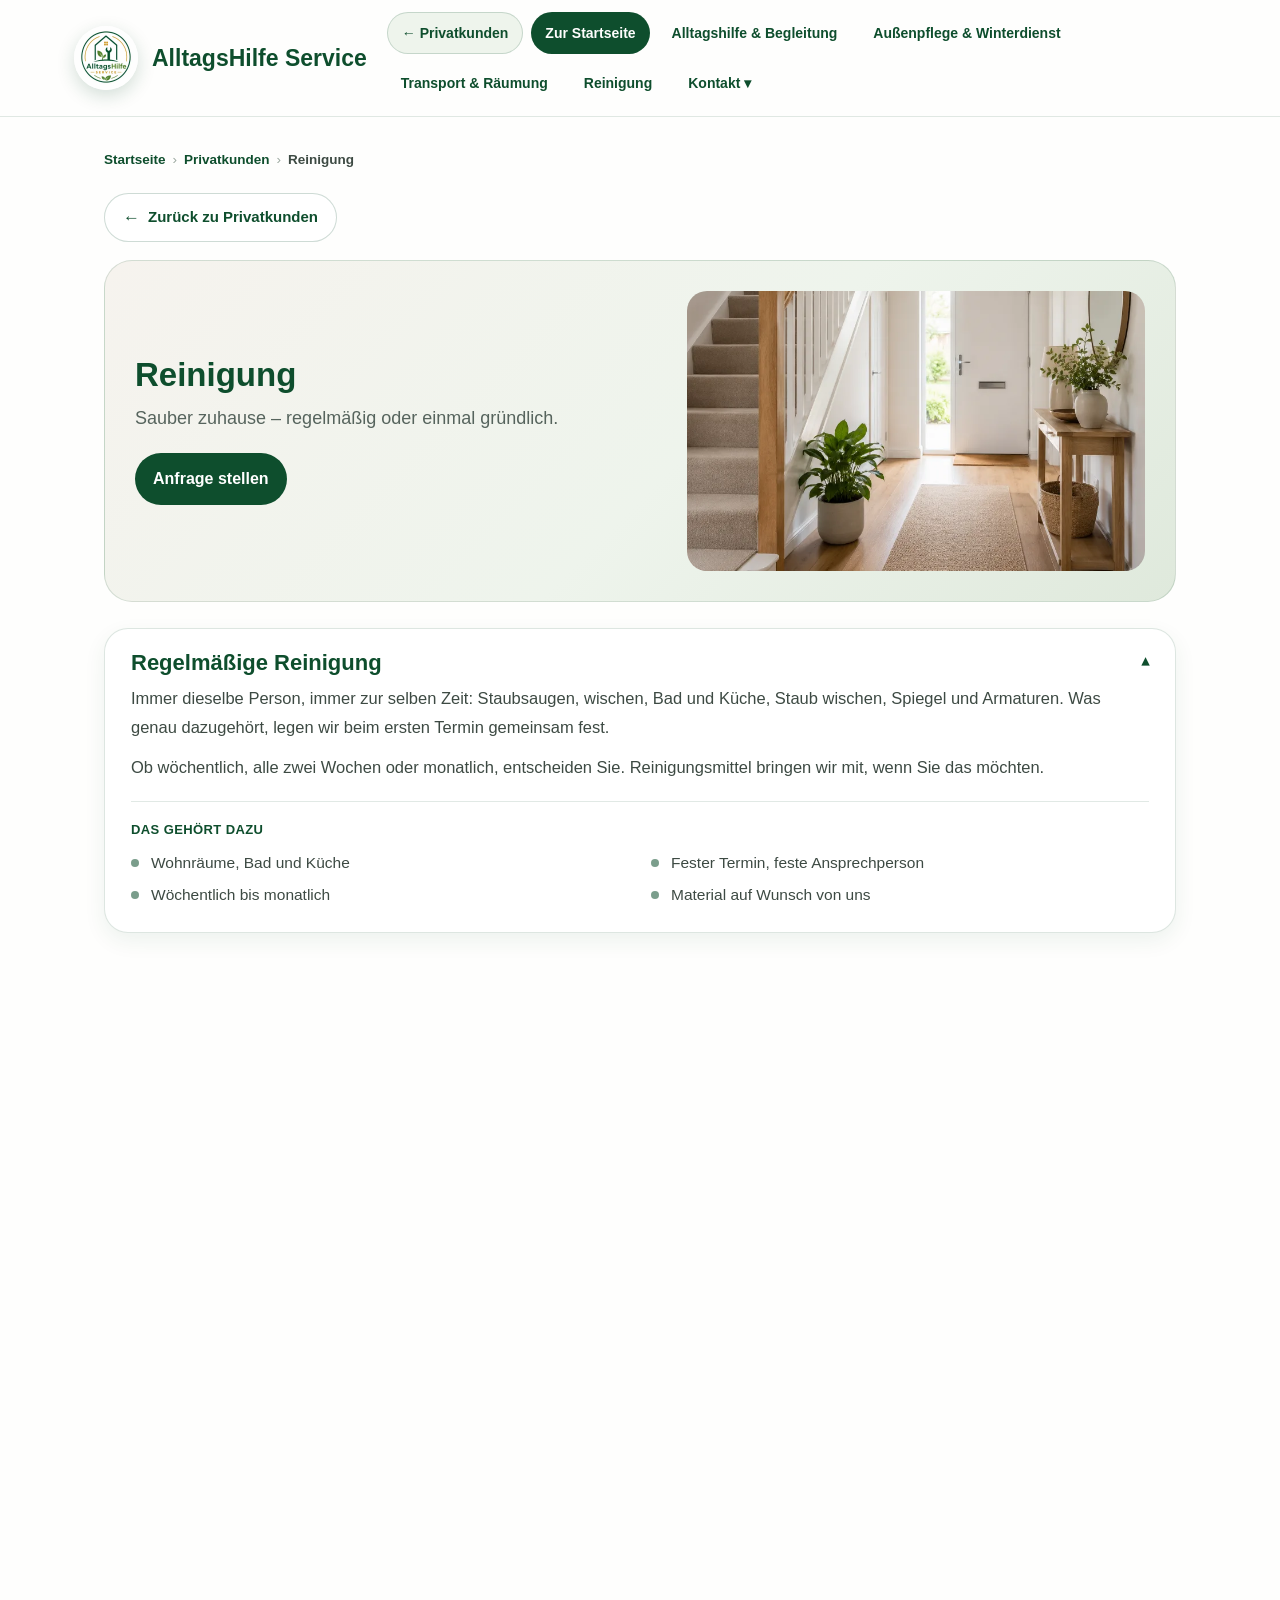
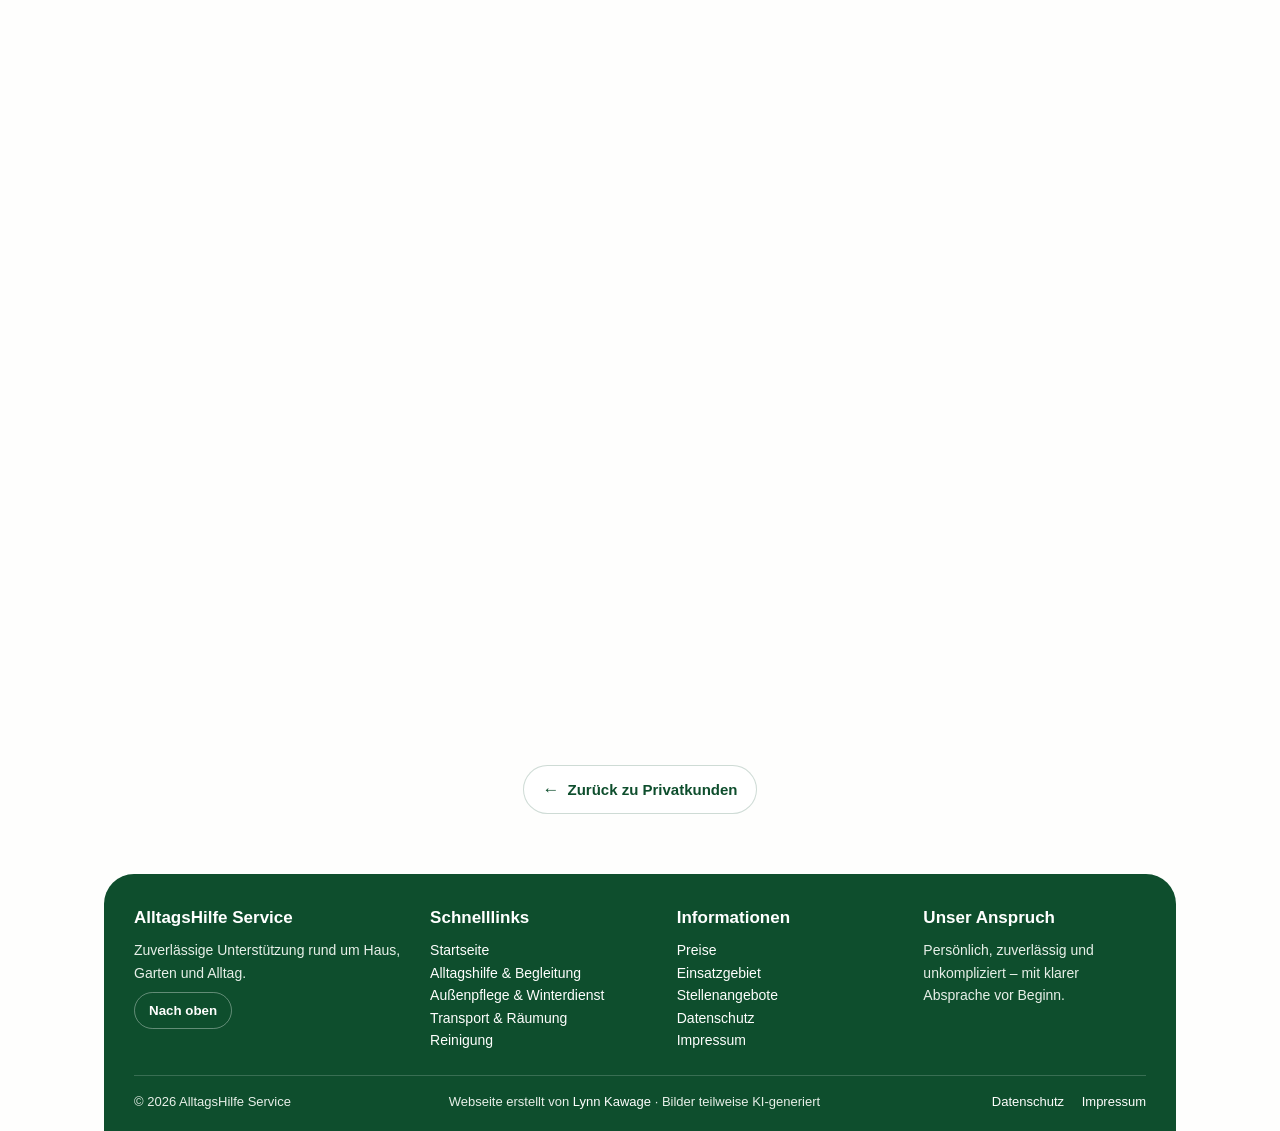
<file: privat/reinigung/index.html>
<!DOCTYPE html>
<html lang="de">
<head>
<meta charset="UTF-8">
<meta name="viewport" content="width=device-width, initial-scale=1.0">
<title>Reinigung für Privathaushalte in Bargteheide | AlltagsHilfe Service</title>
<meta name="description" content="Reinigung für Zuhause in Bargteheide, Ahrensburg und Umgebung: regelmäßig, als Grundreinigung oder als Bauendreinigung nach Umbau und Renovierung.">
<link rel="icon" type="image/png" href="../../bilder/favicon.png">
<link rel="apple-touch-icon" href="../../bilder/apple-touch-icon.png">
<link rel="canonical" href="https://service-alltagshilfe.de/privat/reinigung/">
<meta property="og:type" content="website">
<meta property="og:locale" content="de_DE">
<meta property="og:site_name" content="AlltagsHilfe Service">
<meta property="og:title" content="Reinigung für Privathaushalte in Bargteheide | AlltagsHilfe Service">
<meta property="og:description" content="Reinigung für Zuhause in Bargteheide, Ahrensburg und Umgebung: regelmäßig, als Grundreinigung oder als Bauendreinigung nach Umbau und Renovierung.">
<meta property="og:url" content="https://service-alltagshilfe.de/privat/reinigung/">
<meta property="og:image" content="https://service-alltagshilfe.de/bilder/privat-reinigung.webp">
<meta name="twitter:card" content="summary_large_image">
<script type="application/ld+json">
{
 "@context": "https://schema.org",
 "@graph": [
  {
   "@type": "LocalBusiness",
   "@id": "https://service-alltagshilfe.de/#betrieb",
   "name": "AlltagsHilfe Service",
   "description": "Praktische Unterstützung im Alltag, Reinigung, Gartenpflege, Winterdienst, Transport und Entrümpelung für Privathaushalte und Firmen in Bargteheide, Ahrensburg und Umgebung.",
   "url": "https://service-alltagshilfe.de/",
   "telephone": "+49 1522 9546946",
   "email": "info@service-alltagshilfe.de",
   "image": "https://service-alltagshilfe.de/bilder/Logo.webp",
   "logo": "https://service-alltagshilfe.de/bilder/Logo.webp",
   "founder": {
    "@type": "Person",
    "name": "Mohammed Alaa Sarhan"
   },
   "address": {
    "@type": "PostalAddress",
    "streetAddress": "Mühlenstraße 7",
    "postalCode": "22941",
    "addressLocality": "Bargteheide",
    "addressRegion": "Schleswig-Holstein",
    "addressCountry": "DE"
   },
   "areaServed": [
    {
     "@type": "City",
     "name": "Bargteheide"
    },
    {
     "@type": "City",
     "name": "Ahrensburg"
    },
    {
     "@type": "City",
     "name": "Großhansdorf"
    },
    {
     "@type": "City",
     "name": "Ammersbek"
    },
    {
     "@type": "City",
     "name": "Bad Oldesloe"
    },
    {
     "@type": "City",
     "name": "Hamburg"
    }
   ],
   "knowsLanguage": [
    "de"
   ],
   "priceRange": "€€",
   "hasOfferCatalog": {
    "@type": "OfferCatalog",
    "name": "Leistungen",
    "itemListElement": [
     {
      "@type": "Offer",
      "itemOffered": {
       "@type": "Service",
       "name": "Alltagsbegleitung"
      }
     },
     {
      "@type": "Offer",
      "itemOffered": {
       "@type": "Service",
       "name": "Begleitung zu Terminen"
      }
     },
     {
      "@type": "Offer",
      "itemOffered": {
       "@type": "Service",
       "name": "Einkaufshilfe"
      }
     },
     {
      "@type": "Offer",
      "itemOffered": {
       "@type": "Service",
       "name": "Haushaltshilfe"
      }
     },
     {
      "@type": "Offer",
      "itemOffered": {
       "@type": "Service",
       "name": "Reinigung"
      }
     },
     {
      "@type": "Offer",
      "itemOffered": {
       "@type": "Service",
       "name": "Büroreinigung"
      }
     },
     {
      "@type": "Offer",
      "itemOffered": {
       "@type": "Service",
       "name": "Treppenhausreinigung"
      }
     },
     {
      "@type": "Offer",
      "itemOffered": {
       "@type": "Service",
       "name": "Bauendreinigung"
      }
     },
     {
      "@type": "Offer",
      "itemOffered": {
       "@type": "Service",
       "name": "Gartenpflege"
      }
     },
     {
      "@type": "Offer",
      "itemOffered": {
       "@type": "Service",
       "name": "Rasenmähen"
      }
     },
     {
      "@type": "Offer",
      "itemOffered": {
       "@type": "Service",
       "name": "Laubentfernung"
      }
     },
     {
      "@type": "Offer",
      "itemOffered": {
       "@type": "Service",
       "name": "Winterdienst"
      }
     },
     {
      "@type": "Offer",
      "itemOffered": {
       "@type": "Service",
       "name": "Transport"
      }
     },
     {
      "@type": "Offer",
      "itemOffered": {
       "@type": "Service",
       "name": "Entrümpelung"
      }
     },
     {
      "@type": "Offer",
      "itemOffered": {
       "@type": "Service",
       "name": "Haushaltsauflösung"
      }
     }
    ]
   }
  },
  {
   "@type": "BreadcrumbList",
   "itemListElement": [
    {
     "@type": "ListItem",
     "position": 1,
     "name": "Startseite",
     "item": "https://service-alltagshilfe.de/"
    },
    {
     "@type": "ListItem",
     "position": 2,
     "name": "Privatkunden",
     "item": "https://service-alltagshilfe.de/privat/"
    },
    {
     "@type": "ListItem",
     "position": 3,
     "name": "Reinigung",
     "item": "https://service-alltagshilfe.de/privat/reinigung/"
    }
   ]
  },
  {
   "@type": "Service",
   "name": "Reinigung",
   "description": "Reinigung für Zuhause in Bargteheide, Ahrensburg und Umgebung: regelmäßig, als Grundreinigung oder als Bauendreinigung nach Umbau und Renovierung.",
   "serviceType": [
    "Regelmäßige Reinigung",
    "Grundreinigung",
    "Treppenhaus und Eingangsbereich"
   ],
   "provider": {
    "@id": "https://service-alltagshilfe.de/#betrieb"
   },
   "areaServed": [
    {
     "@type": "City",
     "name": "Bargteheide"
    },
    {
     "@type": "City",
     "name": "Ahrensburg"
    },
    {
     "@type": "City",
     "name": "Großhansdorf"
    },
    {
     "@type": "City",
     "name": "Ammersbek"
    },
    {
     "@type": "City",
     "name": "Bad Oldesloe"
    },
    {
     "@type": "City",
     "name": "Hamburg"
    }
   ],
   "audience": {
    "@type": "Audience",
    "audienceType": "Privatpersonen"
   },
   "url": "https://service-alltagshilfe.de/privat/reinigung/"
  }
 ]
}
</script>
<link rel="stylesheet" href="../../assets/stil-haupt.css">
</head>

<body>

<header class="header" id="oben">
  <div class="header-inner">
    <a class="brand" href="../../">
      <img src="../../bilder/Logo.webp" alt="AlltagsHilfe Service Logo">
      <span>AlltagsHilfe Service</span>
    </a>


    <button class="mobile-menu-toggle" type="button" aria-label="Menü öffnen" aria-expanded="false">Menü</button>

    <nav class="nav">
      <a href="../" class="nav-zurueck">← Privatkunden</a>
      <a href="../../" class="home-btn">Zur Startseite</a>
      <a href="../alltagshilfe/">Alltagshilfe & Begleitung</a>
      <a href="../aussenpflege/">Außenpflege & Winterdienst</a>
      <a href="../transport-raeumung/">Transport & Räumung</a>
      <a href="../reinigung/" aria-current="page">Reinigung</a>

      <div class="dropdown">
        <button class="dropbtn">Kontakt ▾</button>
        <div class="dropdown-content">
          <a href="#kontakt">Kontaktformular</a>
          <a href="tel:+4915229546946">Telefon</a>
          <a href="mailto:info@service-alltagshilfe.de">E-Mail</a>
          <a href="https://wa.me/4915229546946" target="_blank">WhatsApp</a>
        </div>
      </div>
    </nav>
  </div>
</header>

<div class="wrap">

<nav class="brotkrume" aria-label="Sie befinden sich hier">
  <a href="../../">Startseite</a> <span>›</span>
  <a href="../">Privatkunden</a> <span>›</span>
  <strong>Reinigung</strong>
</nav>

<a class="zurueck" href="../">Zurück zu Privatkunden</a>

<section class="seiten-kopf reveal">
  <div class="seiten-kopf-text">
    <h1>Reinigung</h1>
    <p class="lead">Sauber zuhause – regelmäßig oder einmal gründlich.</p>
    <div class="hero-actions">
      <a class="primary-link" href="#kontakt">Anfrage stellen</a>
    </div>
  </div>
  <figure class="seiten-kopf-bild">
    <img src="../../bilder/privat-reinigung.webp" alt="Sauberer Wohnbereich mit Blick zum Eingang" decoding="async">
  </figure>
</section>


<section id="leistungen">
<details class="lblock reveal" id="regelmaessig" open>
  <summary>
    <h2 class="lblock-titel">Regelmäßige Reinigung</h2>
  </summary>
  <div class="lblock-text">
    <p>Immer dieselbe Person, immer zur selben Zeit: Staubsaugen, wischen, Bad und Küche, Staub wischen, Spiegel und Armaturen. Was genau dazugehört, legen wir beim ersten Termin gemeinsam fest.</p>
    <p>Ob wöchentlich, alle zwei Wochen oder monatlich, entscheiden Sie. Reinigungsmittel bringen wir mit, wenn Sie das möchten.</p>
    <div class="lblock-punkte">
      <strong>Das gehört dazu</strong>
      <ul>
        <li>Wohnräume, Bad und Küche</li>
        <li>Fester Termin, feste Ansprechperson</li>
        <li>Wöchentlich bis monatlich</li>
        <li>Material auf Wunsch von uns</li>
      </ul>
    </div>
  </div>
</details>

<details class="lblock reveal" id="grundreinigung">
  <summary>
    <h2 class="lblock-titel">Grundreinigung</h2>
  </summary>
  <div class="lblock-text">
    <p>Einmal richtig durch: nach dem Winter, vor dem Einzug oder wenn länger niemand dazugekommen ist. Wir nehmen uns mehr Zeit und gehen auch an das, was sonst liegen bleibt.</p>
    <p>Dazu gehört auch die Reinigung nach Umbau oder Renovierung – die Bauendreinigung. Wenn die Handwerker durch sind, bleiben Staub auf allen Flächen, Farbspritzer, Klebereste und Aufkleber an Fenstern zurück. Wie aufwendig das wird, hängt vom Zustand ab; ein paar Fotos vorab genügen uns für eine Einschätzung.</p>
    <div class="lblock-punkte">
      <strong>Das gehört dazu</strong>
      <ul>
        <li>Vor Ein- und nach Auszug</li>
        <li>Bauendreinigung nach Umbau oder Renovierung</li>
        <li>Fenster innen, Rahmen und Fensterbänke</li>
        <li>Farb-, Kleber- und Aufkleberreste</li>
        <li>Küchenschränke und Geräte von innen</li>
      </ul>
    </div>
  </div>
</details>

<details class="lblock reveal" id="kleinere">
  <summary>
    <h2 class="lblock-titel">Treppenhaus und Eingangsbereich</h2>
  </summary>
  <div class="lblock-text">
    <p>Auch für kleinere Häuser mit wenigen Parteien: Treppenhaus kehren und wischen, Geländer abwischen, Eingangstür und Briefkastenanlage sauber halten. Nach einem festen Plan, damit klar ist, wer wann dran ist.</p>
    <div class="lblock-punkte">
      <strong>Das gehört dazu</strong>
      <ul>
        <li>Treppen und Flure</li>
        <li>Geländer und Handläufe</li>
        <li>Eingangstür und Briefkästen</li>
        <li>Fester Reinigungsplan</li>
      </ul>
    </div>
  </div>
</details>
</section>

<section class="contact reveal" id="kontakt">
  <h2>Kontakt & Anfrage</h2>
  <p class="lead">Beschreiben Sie kurz Ihr Anliegen. Wir melden uns schnellstmöglich zurück.</p>

  <div class="contact-layout">
<form action="https://script.google.com/macros/s/AKfycbz1YPu4Li35oDFT2PgT2KvrZMiKJifDhXhaCYYgxw2u6NItMKRaMivm9UirW2e2hZPQ5A/exec" method="POST" autocomplete="on" class="ajax-form" data-button-text="Anfrage senden">
  <input type="hidden" name="form_type" value="privat">
  <input type="text" name="website" style="display:none">

  <div class="row">
    <div class="form-field">
      <label>Vorname</label>
      <input name="Vorname" maxlength="60" autocomplete="given-name" placeholder="Optional">
      <small class="error-message"></small>
    </div>

    <div class="form-field">
      <label>Nachname *</label>
      <input name="Nachname" maxlength="80" autocomplete="family-name" placeholder="Ihr Nachname" required data-error="Bitte Nachname eingeben.">
      <small class="error-message"></small>
    </div>
  </div>

  <div class="row">
    <div class="form-field">
      <label>E-Mail *</label>
      <input name="E-Mail" type="email" maxlength="90" autocomplete="email" placeholder="E-Mail-Adresse" required data-error="Bitte eine gültige E-Mail-Adresse eingeben.">
      <small class="error-message"></small>
    </div>

    <div class="form-field">
      <label>Telefon</label>
      <input name="Telefon" type="tel" inputmode="tel" maxlength="25" autocomplete="tel" placeholder="Telefonnummer" pattern="[0-9+()/\-\s]{6,25}" data-error="Bitte eine gültige Telefonnummer ohne Buchstaben eingeben.">
      <small class="error-message"></small>
    </div>
  </div>

  <div class="form-field">
    <label>Rückruf gewünscht?</label>
    <select name="Rueckruf" class="callback-select">
      <option value="Nein">Nein</option>
      <option value="Ja">Ja, bitte zurückrufen</option>
    </select>
    <small class="error-message"></small>
  </div>

  <div class="row">
    <div class="form-field">
      <label>PLZ *</label>
      <input name="PLZ" inputmode="numeric" maxlength="5" autocomplete="postal-code" placeholder="z. B. 22926" pattern="[0-9]{5}" required data-error="Bitte eine gültige 5-stellige PLZ eingeben.">
      <small class="error-message"></small>
    </div>

    <div class="form-field">
      <label>Ort *</label>
      <input name="Ort" maxlength="60" autocomplete="address-level2" placeholder="z. B. Ahrensburg" required data-error="Bitte Ort eingeben.">
      <small class="error-message"></small>
    </div>
  </div>

  <div class="form-field">
    <label>Gewünschte Leistung *</label>
    <select name="Leistung" required data-error="Bitte gewünschte Leistung auswählen.">
      <option value="">Bitte auswählen</option>
      <option>Alltagsbegleitung</option>
      <option selected>Reinigung</option>
      <option>Bauendreinigung</option>
      <option>Gartenpflege</option>
      <option>Laubentfernung &amp; Winterdienst</option>
      <option>Entrümpelung</option>
      <option>Haushaltsauflösung</option>
      <option>Transport</option>
      <option>Weitere Unterstützung</option>
    </select>
    <small class="error-message"></small>
  </div>

  <div class="form-field">
    <label>Wunschtermin</label>
    <input name="Wunschtermin" type="date" class="date-field">
    <small class="error-message"></small>
  </div>

  <div class="form-field">
    <label>Wie haben Sie uns gefunden?</label>
    <select name="Gefunden" class="found-select">
      <option value="">Bitte auswählen</option>
      <option>Google</option>
      <option>Facebook</option>
      <option>Instagram</option>
      <option>Empfehlung</option>
      <option>Flyer</option>
      <option>eBay Kleinanzeigen</option>
      <option>WhatsApp / Kontaktkarte</option>
      <option>Sonstiges</option>
    </select>
    <small class="error-message"></small>
  </div>

  <div class="form-field found-other-wrap" style="display:none">
    <label>Bitte kurz angeben</label>
    <input name="GefundenSonstiges" maxlength="80" placeholder="z. B. Nachbar, Verein, Firma, Sonstiges" data-error="Bitte kurz angeben.">
    <small class="error-message"></small>
  </div>

  <div class="form-field">
    <label>Nachricht *</label>
    <textarea name="Nachricht" maxlength="900" placeholder="Beschreiben Sie kurz den Auftrag und wichtige Hinweise." required data-error="Bitte Nachricht eingeben."></textarea>
    <small class="field-hint char-counter">0 / 900 Zeichen</small>
    <small class="error-message"></small>
  </div>

  <div class="form-field">
    <label class="checkline">
      <input type="checkbox" name="Datenschutz" value="Akzeptiert" required data-error="Bitte Datenschutzerklärung bestätigen.">
      <span>Ich habe die <a href="../../datenschutz/" target="_blank">Datenschutzerklärung</a> gelesen und stimme der Verarbeitung meiner Angaben zur Bearbeitung meiner Anfrage zu. *</span>
    </label>
    <small class="error-message"></small>
  </div>

  <button class="btn submit-btn" type="submit">Anfrage senden</button>
</form>

    <div class="side-contact">
      <a class="contact-card" href="tel:+4915229546946"><strong>Telefon</strong><span>+49 1522 9546946</span></a>
      <a class="contact-card" href="mailto:info@service-alltagshilfe.de?subject=Anfrage%20AlltagsHilfe%20Service"><strong>E-Mail</strong><span>info@service-alltagshilfe.de</span></a>
      <a class="contact-card" href="https://wa.me/4915229546946" target="_blank"><strong>WhatsApp</strong><span>Nachricht schreiben</span></a>

      <a class="qr-box qr-link" href="https://wa.me/4915229546946" target="_blank" rel="noopener">
        <img src="../../bilder/whatsapp-qr.jpg" alt="WhatsApp QR-Code" width="304" height="304" loading="lazy" decoding="async">
        <h3>WhatsApp QR-Code</h3>
        <p>QR-Code scannen und Bilder oder Informationen zum Auftrag direkt senden.</p>
      </a>
    </div>
  </div>
</section>

<div class="zurueck-fuss">
<a class="zurueck" href="../">Zurück zu Privatkunden</a>
</div>

<footer class="footer">
  <div class="footer-main">
    <div>
      <h3>AlltagsHilfe Service</h3>
      <p>Zuverlässige Unterstützung rund um Haus, Garten und Alltag.</p>
      <button class="top-link back-to-top" type="button">Nach oben</button>
    </div>

    <div>
      <h3>Schnelllinks</h3>
      <ul>
        <li><a href="../../">Startseite</a></li>
        <li><a href="../alltagshilfe/">Alltagshilfe & Begleitung</a></li>
        <li><a href="../aussenpflege/">Außenpflege & Winterdienst</a></li>
        <li><a href="../transport-raeumung/">Transport & Räumung</a></li>
        <li><a href="../reinigung/">Reinigung</a></li>
      </ul>
    </div>

    <div>
      <h3>Informationen</h3>
      <ul>
        <li><a href="../#preise">Preise</a></li>
        <li><a href="../#einsatzgebiet">Einsatzgebiet</a></li>
        <li><a href="../../stellen/">Stellenangebote</a></li>
        <li><a href="../../datenschutz/">Datenschutz</a></li>
        <li><a href="../../impressum/">Impressum</a></li>
      </ul>
    </div>

    <div>
      <h3>Unser Anspruch</h3>
      <p>Persönlich, zuverlässig und unkompliziert – mit klarer Absprache vor Beginn.</p>
    </div>
  </div>

  <div class="footer-bottom">
    <span>© 2026 AlltagsHilfe Service</span>
    <span>Webseite erstellt von <a class="credit-link" href="https://alaasar58.github.io/Lynn-portfolio/" target="_blank" rel="noopener">Lynn Kawage</a> · Bilder teilweise KI-generiert</span>
    <span>
      <a href="../../datenschutz/">Datenschutz</a>
      <a href="../../impressum/">Impressum</a>
    </span>
  </div>
</footer>

</div>

<div class="form-popup" id="formPopup">
  <div class="form-popup-box">
    <div class="form-popup-icon" id="popupIcon">✓</div>
    <h3 id="popupTitle">Anfrage gesendet</h3>
    <p id="popupMessage">Vielen Dank. Ihre Anfrage wurde übermittelt. Wir melden uns schnellstmöglich zurück.</p>
    <button class="popup-btn" type="button" id="popupClose">Fertig</button>
  </div>
</div>

<script src="../../assets/seite.js"></script>
</body>
</html>
</file>
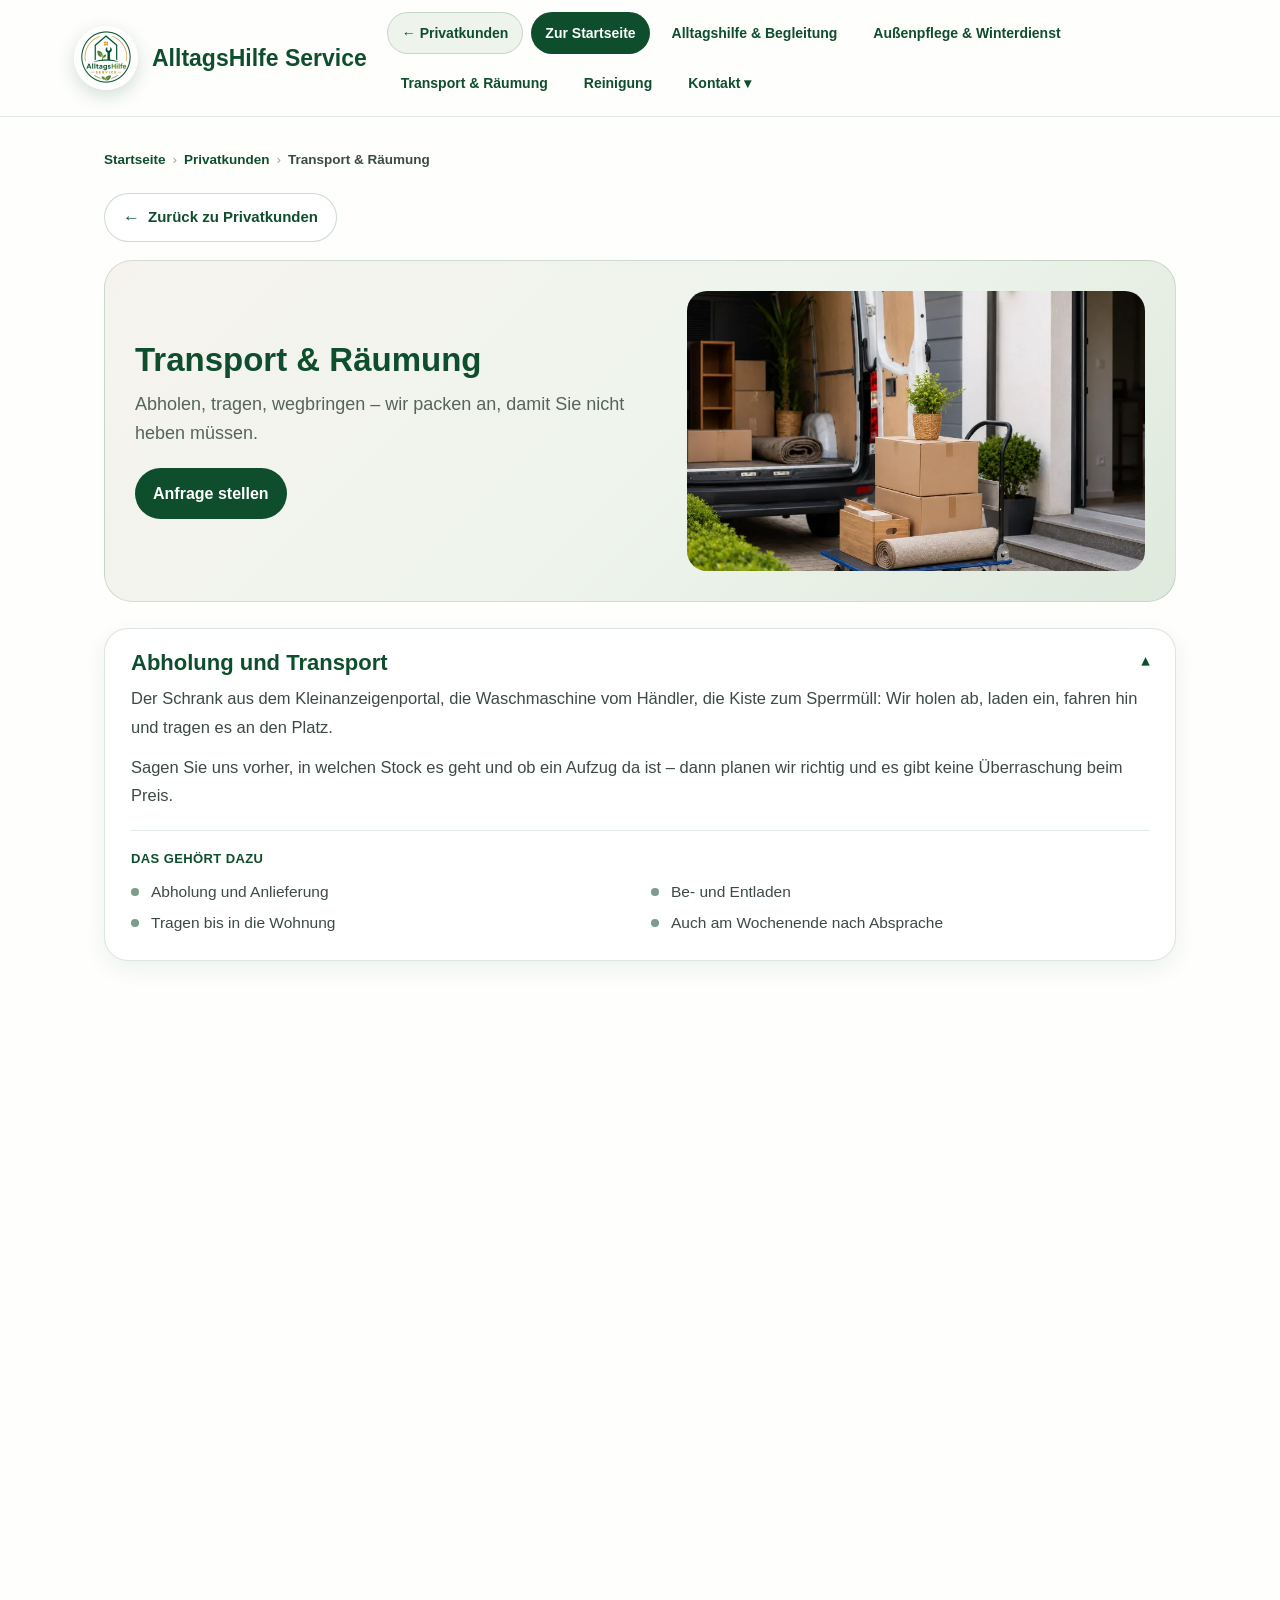
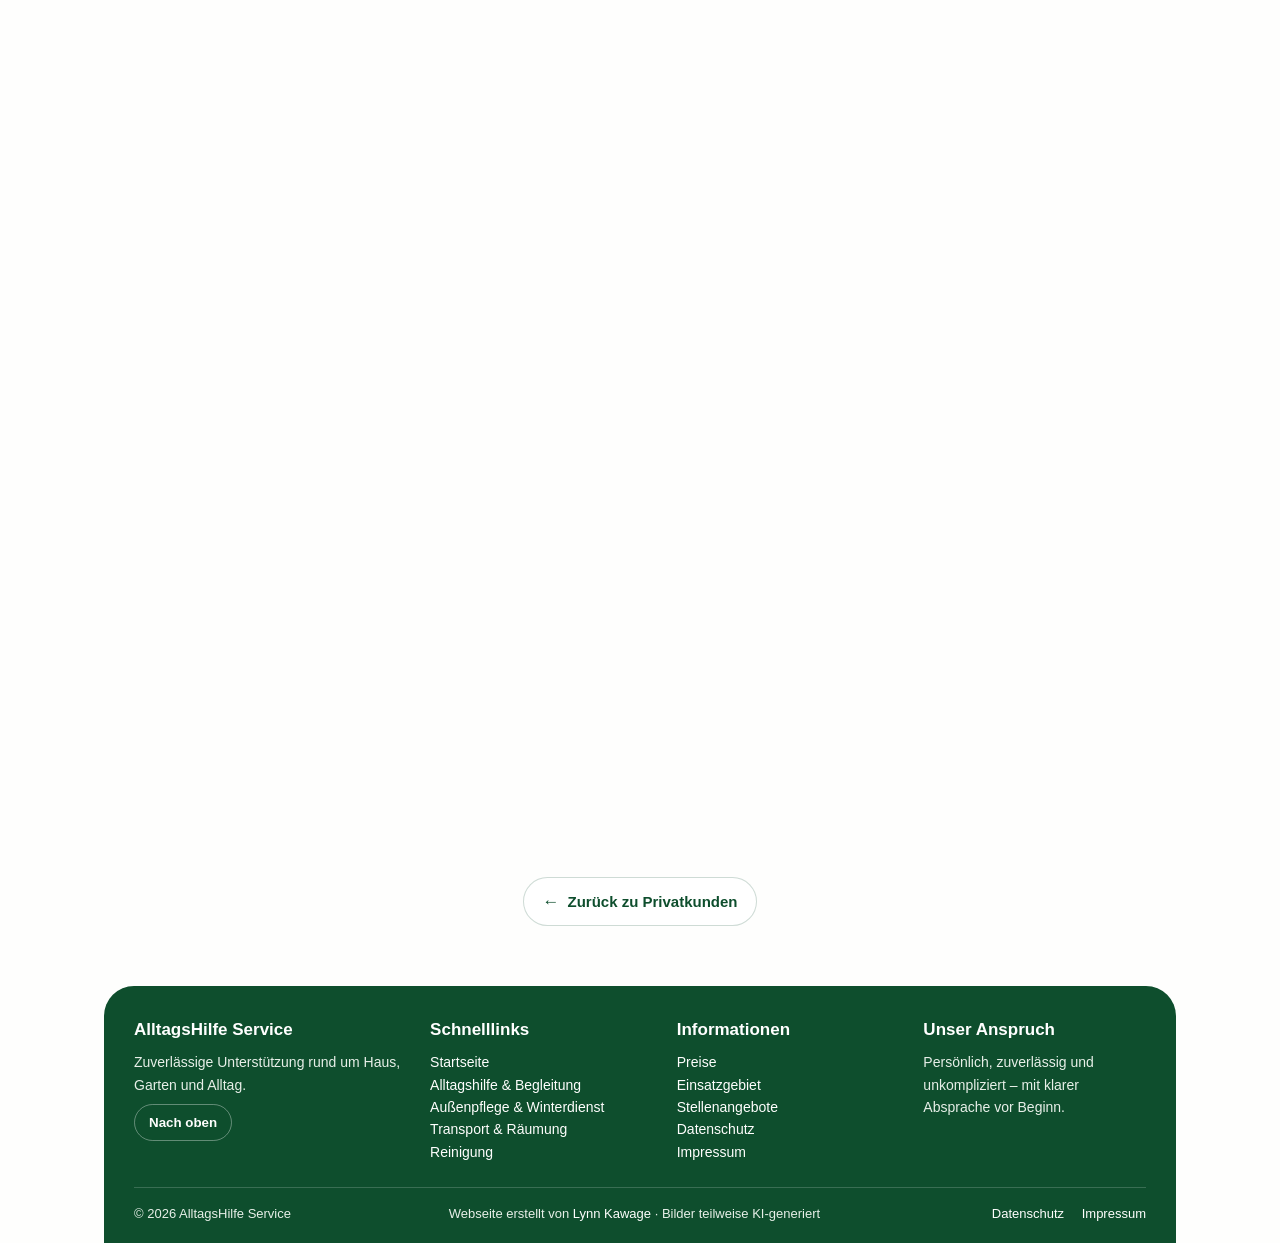
<file: privat/transport-raeumung/index.html>
<!DOCTYPE html>
<html lang="de">
<head>
<meta charset="UTF-8">
<meta name="viewport" content="width=device-width, initial-scale=1.0">
<title>Entrümpelung und Transport in Bargteheide | AlltagsHilfe Service</title>
<meta name="description" content="Abholungen, Transporte, Entrümpelung und Haushaltsauflösung in Bargteheide, Ahrensburg und Umgebung. Wir tragen, verladen und räumen – nach klarer Absprache.">
<link rel="icon" type="image/png" href="../../bilder/favicon.png">
<link rel="apple-touch-icon" href="../../bilder/apple-touch-icon.png">
<link rel="canonical" href="https://service-alltagshilfe.de/privat/transport-raeumung/">
<meta property="og:type" content="website">
<meta property="og:locale" content="de_DE">
<meta property="og:site_name" content="AlltagsHilfe Service">
<meta property="og:title" content="Entrümpelung und Transport in Bargteheide | AlltagsHilfe Service">
<meta property="og:description" content="Abholungen, Transporte, Entrümpelung und Haushaltsauflösung in Bargteheide, Ahrensburg und Umgebung. Wir tragen, verladen und räumen – nach klarer Absprache.">
<meta property="og:url" content="https://service-alltagshilfe.de/privat/transport-raeumung/">
<meta property="og:image" content="https://service-alltagshilfe.de/bilder/privat-transporte.webp">
<meta name="twitter:card" content="summary_large_image">
<script type="application/ld+json">
{
 "@context": "https://schema.org",
 "@graph": [
  {
   "@type": "LocalBusiness",
   "@id": "https://service-alltagshilfe.de/#betrieb",
   "name": "AlltagsHilfe Service",
   "description": "Praktische Unterstützung im Alltag, Reinigung, Gartenpflege, Winterdienst, Transport und Entrümpelung für Privathaushalte und Firmen in Bargteheide, Ahrensburg und Umgebung.",
   "url": "https://service-alltagshilfe.de/",
   "telephone": "+49 1522 9546946",
   "email": "info@service-alltagshilfe.de",
   "image": "https://service-alltagshilfe.de/bilder/Logo.webp",
   "logo": "https://service-alltagshilfe.de/bilder/Logo.webp",
   "founder": {
    "@type": "Person",
    "name": "Mohammed Alaa Sarhan"
   },
   "address": {
    "@type": "PostalAddress",
    "streetAddress": "Mühlenstraße 7",
    "postalCode": "22941",
    "addressLocality": "Bargteheide",
    "addressRegion": "Schleswig-Holstein",
    "addressCountry": "DE"
   },
   "areaServed": [
    {
     "@type": "City",
     "name": "Bargteheide"
    },
    {
     "@type": "City",
     "name": "Ahrensburg"
    },
    {
     "@type": "City",
     "name": "Großhansdorf"
    },
    {
     "@type": "City",
     "name": "Ammersbek"
    },
    {
     "@type": "City",
     "name": "Bad Oldesloe"
    },
    {
     "@type": "City",
     "name": "Hamburg"
    }
   ],
   "knowsLanguage": [
    "de"
   ],
   "priceRange": "€€",
   "hasOfferCatalog": {
    "@type": "OfferCatalog",
    "name": "Leistungen",
    "itemListElement": [
     {
      "@type": "Offer",
      "itemOffered": {
       "@type": "Service",
       "name": "Alltagsbegleitung"
      }
     },
     {
      "@type": "Offer",
      "itemOffered": {
       "@type": "Service",
       "name": "Begleitung zu Terminen"
      }
     },
     {
      "@type": "Offer",
      "itemOffered": {
       "@type": "Service",
       "name": "Einkaufshilfe"
      }
     },
     {
      "@type": "Offer",
      "itemOffered": {
       "@type": "Service",
       "name": "Haushaltshilfe"
      }
     },
     {
      "@type": "Offer",
      "itemOffered": {
       "@type": "Service",
       "name": "Reinigung"
      }
     },
     {
      "@type": "Offer",
      "itemOffered": {
       "@type": "Service",
       "name": "Büroreinigung"
      }
     },
     {
      "@type": "Offer",
      "itemOffered": {
       "@type": "Service",
       "name": "Treppenhausreinigung"
      }
     },
     {
      "@type": "Offer",
      "itemOffered": {
       "@type": "Service",
       "name": "Bauendreinigung"
      }
     },
     {
      "@type": "Offer",
      "itemOffered": {
       "@type": "Service",
       "name": "Gartenpflege"
      }
     },
     {
      "@type": "Offer",
      "itemOffered": {
       "@type": "Service",
       "name": "Rasenmähen"
      }
     },
     {
      "@type": "Offer",
      "itemOffered": {
       "@type": "Service",
       "name": "Laubentfernung"
      }
     },
     {
      "@type": "Offer",
      "itemOffered": {
       "@type": "Service",
       "name": "Winterdienst"
      }
     },
     {
      "@type": "Offer",
      "itemOffered": {
       "@type": "Service",
       "name": "Transport"
      }
     },
     {
      "@type": "Offer",
      "itemOffered": {
       "@type": "Service",
       "name": "Entrümpelung"
      }
     },
     {
      "@type": "Offer",
      "itemOffered": {
       "@type": "Service",
       "name": "Haushaltsauflösung"
      }
     }
    ]
   }
  },
  {
   "@type": "BreadcrumbList",
   "itemListElement": [
    {
     "@type": "ListItem",
     "position": 1,
     "name": "Startseite",
     "item": "https://service-alltagshilfe.de/"
    },
    {
     "@type": "ListItem",
     "position": 2,
     "name": "Privatkunden",
     "item": "https://service-alltagshilfe.de/privat/"
    },
    {
     "@type": "ListItem",
     "position": 3,
     "name": "Transport & Räumung",
     "item": "https://service-alltagshilfe.de/privat/transport-raeumung/"
    }
   ]
  },
  {
   "@type": "Service",
   "name": "Transport & Räumung",
   "description": "Abholungen, Transporte, Entrümpelung und Haushaltsauflösung in Bargteheide, Ahrensburg und Umgebung. Wir tragen, verladen und räumen – nach klarer Absprache.",
   "serviceType": [
    "Abholung und Transport",
    "Entrümpelung",
    "Haushaltsauflösung",
    "Tragen, Verladen und kleine Hilfsarbeiten"
   ],
   "provider": {
    "@id": "https://service-alltagshilfe.de/#betrieb"
   },
   "areaServed": [
    {
     "@type": "City",
     "name": "Bargteheide"
    },
    {
     "@type": "City",
     "name": "Ahrensburg"
    },
    {
     "@type": "City",
     "name": "Großhansdorf"
    },
    {
     "@type": "City",
     "name": "Ammersbek"
    },
    {
     "@type": "City",
     "name": "Bad Oldesloe"
    },
    {
     "@type": "City",
     "name": "Hamburg"
    }
   ],
   "audience": {
    "@type": "Audience",
    "audienceType": "Privatpersonen"
   },
   "url": "https://service-alltagshilfe.de/privat/transport-raeumung/"
  }
 ]
}
</script>
<link rel="stylesheet" href="../../assets/stil-haupt.css">
</head>

<body>

<header class="header" id="oben">
  <div class="header-inner">
    <a class="brand" href="../../">
      <img src="../../bilder/Logo.webp" alt="AlltagsHilfe Service Logo">
      <span>AlltagsHilfe Service</span>
    </a>


    <button class="mobile-menu-toggle" type="button" aria-label="Menü öffnen" aria-expanded="false">Menü</button>

    <nav class="nav">
      <a href="../" class="nav-zurueck">← Privatkunden</a>
      <a href="../../" class="home-btn">Zur Startseite</a>
      <a href="../alltagshilfe/">Alltagshilfe & Begleitung</a>
      <a href="../aussenpflege/">Außenpflege & Winterdienst</a>
      <a href="../transport-raeumung/" aria-current="page">Transport & Räumung</a>
      <a href="../reinigung/">Reinigung</a>

      <div class="dropdown">
        <button class="dropbtn">Kontakt ▾</button>
        <div class="dropdown-content">
          <a href="#kontakt">Kontaktformular</a>
          <a href="tel:+4915229546946">Telefon</a>
          <a href="mailto:info@service-alltagshilfe.de">E-Mail</a>
          <a href="https://wa.me/4915229546946" target="_blank">WhatsApp</a>
        </div>
      </div>
    </nav>
  </div>
</header>

<div class="wrap">

<nav class="brotkrume" aria-label="Sie befinden sich hier">
  <a href="../../">Startseite</a> <span>›</span>
  <a href="../">Privatkunden</a> <span>›</span>
  <strong>Transport & Räumung</strong>
</nav>

<a class="zurueck" href="../">Zurück zu Privatkunden</a>

<section class="seiten-kopf reveal">
  <div class="seiten-kopf-text">
    <h1>Transport & Räumung</h1>
    <p class="lead">Abholen, tragen, wegbringen – wir packen an, damit Sie nicht heben müssen.</p>
    <div class="hero-actions">
      <a class="primary-link" href="#kontakt">Anfrage stellen</a>
    </div>
  </div>
  <figure class="seiten-kopf-bild">
    <img src="../../bilder/privat-transporte.webp" alt="Kartons und Transportkarre vor der Haustür" decoding="async">
  </figure>
</section>


<section id="leistungen">
<details class="lblock reveal" id="transport" open>
  <summary>
    <h2 class="lblock-titel">Abholung und Transport</h2>
  </summary>
  <div class="lblock-text">
    <p>Der Schrank aus dem Kleinanzeigenportal, die Waschmaschine vom Händler, die Kiste zum Sperrmüll: Wir holen ab, laden ein, fahren hin und tragen es an den Platz.</p>
    <p>Sagen Sie uns vorher, in welchen Stock es geht und ob ein Aufzug da ist – dann planen wir richtig und es gibt keine Überraschung beim Preis.</p>
    <div class="lblock-punkte">
      <strong>Das gehört dazu</strong>
      <ul>
        <li>Abholung und Anlieferung</li>
        <li>Be- und Entladen</li>
        <li>Tragen bis in die Wohnung</li>
        <li>Auch am Wochenende nach Absprache</li>
      </ul>
    </div>
  </div>
</details>

<details class="lblock reveal" id="entruempelung">
  <summary>
    <h2 class="lblock-titel">Entrümpelung</h2>
  </summary>
  <div class="lblock-text">
    <p>Keller, Dachboden, Garage: Über Jahre sammelt sich an, was man irgendwann noch gebrauchen wollte. Wir gehen mit Ihnen durch, was bleibt und was geht, tragen heraus und bringen es weg.</p>
    <p>Am schnellsten geht es, wenn Sie uns vorab ein paar Fotos per WhatsApp schicken. Dann können wir Aufwand und Preis meist schon vorher einschätzen.</p>
    <div class="lblock-punkte">
      <strong>Das gehört dazu</strong>
      <ul>
        <li>Keller, Dachboden, Garage, einzelne Räume</li>
        <li>Sortieren, was bleibt</li>
        <li>Heraustragen und fachgerecht entsorgen</li>
        <li>Erste Einschätzung per Foto</li>
      </ul>
    </div>
  </div>
</details>

<details class="lblock reveal" id="haushaltsaufloesung">
  <summary>
    <h2 class="lblock-titel">Haushaltsauflösung</h2>
  </summary>
  <div class="lblock-text">
    <p>Eine Wohnung aufzulösen ist selten nur eine organisatorische Aufgabe. Oft steht ein Umzug ins Heim dahinter oder ein Todesfall in der Familie. Wir gehen das in Ruhe an und drängen nicht.</p>
    <p>Zuerst besprechen wir, was aufgehoben wird und wohin es soll. Dann räumen wir Raum für Raum und bereiten die Wohnung für die Übergabe vor. Bei Bedarf kommen wir vorher zu einer kurzen Besichtigung.</p>
    <div class="lblock-punkte">
      <strong>Das gehört dazu</strong>
      <ul>
        <li>Gemeinsame Planung vor Beginn</li>
        <li>Wertsachen und Erinnerungsstücke gesondert</li>
        <li>Räumen Raum für Raum</li>
        <li>Übergabe an den Vermieter vorbereiten</li>
      </ul>
    </div>
  </div>
</details>

<details class="lblock reveal" id="hilfsarbeiten">
  <summary>
    <h2 class="lblock-titel">Tragen, Verladen und kleine Hilfsarbeiten</h2>
  </summary>
  <div class="lblock-text">
    <p>Sie machen den Umzug selbst, brauchen aber jemanden fürs Schwere? Wir kommen für ein paar Stunden dazu. Ebenso beim Aufstellen von Möbeln oder wenn im Keller etwas umgeräumt werden muss.</p>
    <div class="lblock-punkte">
      <strong>Das gehört dazu</strong>
      <ul>
        <li>Hilfe beim Umzug stundenweise</li>
        <li>Möbel aufstellen und umstellen</li>
        <li>Keller und Garage umräumen</li>
        <li>Kurzfristig nach Verfügbarkeit</li>
      </ul>
    </div>
  </div>
</details>
</section>

<section class="contact reveal" id="kontakt">
  <h2>Kontakt & Anfrage</h2>
  <p class="lead">Beschreiben Sie kurz Ihr Anliegen. Wir melden uns schnellstmöglich zurück.</p>

  <div class="contact-layout">
<form action="https://script.google.com/macros/s/AKfycbz1YPu4Li35oDFT2PgT2KvrZMiKJifDhXhaCYYgxw2u6NItMKRaMivm9UirW2e2hZPQ5A/exec" method="POST" autocomplete="on" class="ajax-form" data-button-text="Anfrage senden">
  <input type="hidden" name="form_type" value="privat">
  <input type="text" name="website" style="display:none">

  <div class="row">
    <div class="form-field">
      <label>Vorname</label>
      <input name="Vorname" maxlength="60" autocomplete="given-name" placeholder="Optional">
      <small class="error-message"></small>
    </div>

    <div class="form-field">
      <label>Nachname *</label>
      <input name="Nachname" maxlength="80" autocomplete="family-name" placeholder="Ihr Nachname" required data-error="Bitte Nachname eingeben.">
      <small class="error-message"></small>
    </div>
  </div>

  <div class="row">
    <div class="form-field">
      <label>E-Mail *</label>
      <input name="E-Mail" type="email" maxlength="90" autocomplete="email" placeholder="E-Mail-Adresse" required data-error="Bitte eine gültige E-Mail-Adresse eingeben.">
      <small class="error-message"></small>
    </div>

    <div class="form-field">
      <label>Telefon</label>
      <input name="Telefon" type="tel" inputmode="tel" maxlength="25" autocomplete="tel" placeholder="Telefonnummer" pattern="[0-9+()/\-\s]{6,25}" data-error="Bitte eine gültige Telefonnummer ohne Buchstaben eingeben.">
      <small class="error-message"></small>
    </div>
  </div>

  <div class="form-field">
    <label>Rückruf gewünscht?</label>
    <select name="Rueckruf" class="callback-select">
      <option value="Nein">Nein</option>
      <option value="Ja">Ja, bitte zurückrufen</option>
    </select>
    <small class="error-message"></small>
  </div>

  <div class="row">
    <div class="form-field">
      <label>PLZ *</label>
      <input name="PLZ" inputmode="numeric" maxlength="5" autocomplete="postal-code" placeholder="z. B. 22926" pattern="[0-9]{5}" required data-error="Bitte eine gültige 5-stellige PLZ eingeben.">
      <small class="error-message"></small>
    </div>

    <div class="form-field">
      <label>Ort *</label>
      <input name="Ort" maxlength="60" autocomplete="address-level2" placeholder="z. B. Ahrensburg" required data-error="Bitte Ort eingeben.">
      <small class="error-message"></small>
    </div>
  </div>

  <div class="form-field">
    <label>Gewünschte Leistung *</label>
    <select name="Leistung" required data-error="Bitte gewünschte Leistung auswählen.">
      <option value="">Bitte auswählen</option>
      <option>Alltagsbegleitung</option>
      <option>Reinigung</option>
      <option>Bauendreinigung</option>
      <option>Gartenpflege</option>
      <option>Laubentfernung &amp; Winterdienst</option>
      <option>Entrümpelung</option>
      <option>Haushaltsauflösung</option>
      <option selected>Transport</option>
      <option>Weitere Unterstützung</option>
    </select>
    <small class="error-message"></small>
  </div>

  <div class="form-field">
    <label>Wunschtermin</label>
    <input name="Wunschtermin" type="date" class="date-field">
    <small class="error-message"></small>
  </div>

  <div class="form-field">
    <label>Wie haben Sie uns gefunden?</label>
    <select name="Gefunden" class="found-select">
      <option value="">Bitte auswählen</option>
      <option>Google</option>
      <option>Facebook</option>
      <option>Instagram</option>
      <option>Empfehlung</option>
      <option>Flyer</option>
      <option>eBay Kleinanzeigen</option>
      <option>WhatsApp / Kontaktkarte</option>
      <option>Sonstiges</option>
    </select>
    <small class="error-message"></small>
  </div>

  <div class="form-field found-other-wrap" style="display:none">
    <label>Bitte kurz angeben</label>
    <input name="GefundenSonstiges" maxlength="80" placeholder="z. B. Nachbar, Verein, Firma, Sonstiges" data-error="Bitte kurz angeben.">
    <small class="error-message"></small>
  </div>

  <div class="form-field">
    <label>Nachricht *</label>
    <textarea name="Nachricht" maxlength="900" placeholder="Beschreiben Sie kurz den Auftrag und wichtige Hinweise." required data-error="Bitte Nachricht eingeben."></textarea>
    <small class="field-hint char-counter">0 / 900 Zeichen</small>
    <small class="error-message"></small>
  </div>

  <div class="form-field">
    <label class="checkline">
      <input type="checkbox" name="Datenschutz" value="Akzeptiert" required data-error="Bitte Datenschutzerklärung bestätigen.">
      <span>Ich habe die <a href="../../datenschutz/" target="_blank">Datenschutzerklärung</a> gelesen und stimme der Verarbeitung meiner Angaben zur Bearbeitung meiner Anfrage zu. *</span>
    </label>
    <small class="error-message"></small>
  </div>

  <button class="btn submit-btn" type="submit">Anfrage senden</button>
</form>

    <div class="side-contact">
      <a class="contact-card" href="tel:+4915229546946"><strong>Telefon</strong><span>+49 1522 9546946</span></a>
      <a class="contact-card" href="mailto:info@service-alltagshilfe.de?subject=Anfrage%20AlltagsHilfe%20Service"><strong>E-Mail</strong><span>info@service-alltagshilfe.de</span></a>
      <a class="contact-card" href="https://wa.me/4915229546946" target="_blank"><strong>WhatsApp</strong><span>Nachricht schreiben</span></a>

      <a class="qr-box qr-link" href="https://wa.me/4915229546946" target="_blank" rel="noopener">
        <img src="../../bilder/whatsapp-qr.jpg" alt="WhatsApp QR-Code" width="304" height="304" loading="lazy" decoding="async">
        <h3>WhatsApp QR-Code</h3>
        <p>QR-Code scannen und Bilder oder Informationen zum Auftrag direkt senden.</p>
      </a>
    </div>
  </div>
</section>

<div class="zurueck-fuss">
<a class="zurueck" href="../">Zurück zu Privatkunden</a>
</div>

<footer class="footer">
  <div class="footer-main">
    <div>
      <h3>AlltagsHilfe Service</h3>
      <p>Zuverlässige Unterstützung rund um Haus, Garten und Alltag.</p>
      <button class="top-link back-to-top" type="button">Nach oben</button>
    </div>

    <div>
      <h3>Schnelllinks</h3>
      <ul>
        <li><a href="../../">Startseite</a></li>
        <li><a href="../alltagshilfe/">Alltagshilfe & Begleitung</a></li>
        <li><a href="../aussenpflege/">Außenpflege & Winterdienst</a></li>
        <li><a href="../transport-raeumung/">Transport & Räumung</a></li>
        <li><a href="../reinigung/">Reinigung</a></li>
      </ul>
    </div>

    <div>
      <h3>Informationen</h3>
      <ul>
        <li><a href="../#preise">Preise</a></li>
        <li><a href="../#einsatzgebiet">Einsatzgebiet</a></li>
        <li><a href="../../stellen/">Stellenangebote</a></li>
        <li><a href="../../datenschutz/">Datenschutz</a></li>
        <li><a href="../../impressum/">Impressum</a></li>
      </ul>
    </div>

    <div>
      <h3>Unser Anspruch</h3>
      <p>Persönlich, zuverlässig und unkompliziert – mit klarer Absprache vor Beginn.</p>
    </div>
  </div>

  <div class="footer-bottom">
    <span>© 2026 AlltagsHilfe Service</span>
    <span>Webseite erstellt von <a class="credit-link" href="https://alaasar58.github.io/Lynn-portfolio/" target="_blank" rel="noopener">Lynn Kawage</a> · Bilder teilweise KI-generiert</span>
    <span>
      <a href="../../datenschutz/">Datenschutz</a>
      <a href="../../impressum/">Impressum</a>
    </span>
  </div>
</footer>

</div>

<div class="form-popup" id="formPopup">
  <div class="form-popup-box">
    <div class="form-popup-icon" id="popupIcon">✓</div>
    <h3 id="popupTitle">Anfrage gesendet</h3>
    <p id="popupMessage">Vielen Dank. Ihre Anfrage wurde übermittelt. Wir melden uns schnellstmöglich zurück.</p>
    <button class="popup-btn" type="button" id="popupClose">Fertig</button>
  </div>
</div>

<script src="../../assets/seite.js"></script>
</body>
</html>
</file>
<file: assets/stil-recht.css>
/* Gemeinsame Gestaltung von Impressum und Datenschutzerklaerung. */

*{box-sizing:border-box;margin:0;padding:0;user-select:none}
html{scroll-behavior:smooth}
body{font-family:Arial,sans-serif;background:#fefefd;color:#1f2933;line-height:1.6;cursor:default}
h1,h2,h3,p,li{overflow-wrap:break-word;hyphens:auto}
span,a{overflow-wrap:break-word}
input,textarea,select{user-select:text;cursor:text}
a,button{cursor:pointer}
:target{scroll-margin-top:112px}
.header{position:sticky;top:0;z-index:100; background:rgba(254,254,253,.94); backdrop-filter:blur(12px); border-bottom:1px solid rgba(14,78,45,.12); transition:.25s ease}
.header.scrolled{background:rgba(254,254,253,.84);box-shadow:0 8px 24px rgba(14,78,45,.08)}
.header-inner{max-width:1180px;margin:auto;padding:12px 24px;display:flex;align-items:center;justify-content:space-between;gap:20px}
.brand{display:flex;align-items:center;gap:14px;color:#0e4e2d;font-weight:900;font-size:23px;text-decoration:none;white-space:nowrap}
.brand img{width:64px;height:64px;border-radius:50%;object-fit:cover;box-shadow:0 6px 18px rgba(14,78,45,.18)}
.nav{display:flex;align-items:center;gap:8px;flex-wrap:wrap}
.nav a{height:42px;display:inline-flex;align-items:center;justify-content:center; color:#0e4e2d;text-decoration:none;font-weight:800;padding:0 14px; border-radius:999px;background:transparent;border:0;font-size:14px;line-height:1;font-family:inherit;transition:.2s ease}
.nav a:hover{background:#eef4ec}
.home-btn{background:#0e4e2d!important;color:#fefefd!important}
.home-btn:hover{background:#08391f!important}
.wrap{max-width:1120px;margin:auto;padding:34px 24px 0}
.kicker{color:#548031;font-weight:900;text-transform:uppercase;font-size:13px;letter-spacing:.6px;margin-bottom:10px}
h1,h2,h3{color:#0e4e2d}
h1{font-size:43px;line-height:1.08;margin-bottom:18px}
h2{font-size:27px;margin:36px 0 14px}
h3{font-size:20px;margin:24px 0 10px}
.lead{font-size:18px;color:#56645d;max-width:850px;margin-bottom:18px}
.legal-hero{background: linear-gradient(135deg,rgba(246,243,238,.96),rgba(238,244,236,.96)), linear-gradient(135deg,#f6f3ee 0%,#eef4ec 55%,#dfe9dc 100%); border:1px solid rgba(14,78,45,.14); border-radius:30px; padding:34px; box-shadow:0 12px 34px rgba(14,78,45,.08); margin-bottom:28px}
.legal-card{background:white; border:1px solid rgba(14,78,45,.14); border-radius:24px; padding:26px; box-shadow:0 8px 22px rgba(14,78,45,.06); margin:20px 0}
.legal-card p{color:#3d4a43;margin-bottom:10px}
.legal-card a{color:#0e4e2d;font-weight:900}
.info-grid{display:grid;grid-template-columns:1fr 1fr;gap:18px;margin-top:16px}
.info-box{background:#f6f3ee; border:1px solid rgba(14,78,45,.14); border-radius:20px; padding:18px}
.info-box strong{display:block;color:#0e4e2d;margin-bottom:6px}
.info-box span{display:block;color:#3d4a43}
.footer{margin-top:60px;background:#0e4e2d;color:white;border-radius:30px 30px 0 0;padding:30px 30px 18px}
.footer-main{display:grid;grid-template-columns:1.1fr .9fr .9fr .9fr;gap:24px;margin-bottom:24px}
.footer h3{color:white;font-size:17px;margin-bottom:8px}
.footer p,.footer li{color:#e7efe8;font-size:14px}
.footer ul{list-style:none}
.footer a{color:#fefefd;text-decoration:none}
.footer a:hover{text-decoration:underline}
.top-link{display:inline-block;border:1px solid rgba(255,255,255,.35);padding:10px 14px;border-radius:999px;font-weight:900;margin-top:8px;background:transparent;color:#fefefd;font-family:inherit}
.top-link:hover{background:rgba(255,255,255,.12)}
.footer-bottom{border-top:1px solid rgba(255,255,255,.18);padding-top:16px;display:flex;justify-content:space-between;gap:12px;flex-wrap:wrap;font-size:13px;color:#e7efe8}
.footer-bottom a{margin-left:14px}
.credit-link{margin-left:0!important;text-decoration:underline}

@media(max-width:900px){
  .header-inner{display:block}
  .nav{margin-top:14px}
  .info-grid,.footer-main{grid-template-columns:1fr}
  h1{font-size:33px}
  h2{font-size:25px}
  .brand img{width:58px;height:58px}
  .legal-hero{padding:26px}
}
.mobile-menu-toggle{display:none; border:1px solid rgba(14,78,45,.18); background:#0e4e2d; color:#fefefd; border-radius:999px; padding:10px 14px; font-family:inherit; font-weight:900; line-height:1}

@media(max-width:900px){
  .header{position:sticky; top:0; background:rgba(254,254,253,.90); backdrop-filter:blur(10px); box-shadow:0 8px 18px rgba(14,78,45,.08)}
  .header-inner{display:flex!important; align-items:center; justify-content:space-between; gap:10px; padding:8px 14px}
  .brand{font-size:17px; gap:9px}
  .brand img{width:44px!important; height:44px!important}
  .mobile-menu-toggle{display:inline-flex; align-items:center; justify-content:center}
  .nav{display:none; width:100%; flex-direction:column; align-items:stretch; gap:6px; margin-top:8px!important; padding:8px; max-height:68vh; overflow:auto; background:rgba(254,254,253,.98); border:1px solid rgba(14,78,45,.13); border-radius:18px; box-shadow:0 12px 28px rgba(14,78,45,.12)}
  .nav.open{display:flex}
  .nav a, .dropbtn{width:100%; height:auto; min-height:40px; justify-content:flex-start; padding:10px 12px; border-radius:14px}
  .dropdown{width:100%}
  .dropdown-content{display:none; position:static; top:auto; left:auto; width:100%; min-width:0; padding:6px; margin-top:4px; border:0; border-radius:14px; box-shadow:none; background:#eef4ec}
  .dropdown:hover .dropdown-content{display:none}
  .dropdown.open .dropdown-content{display:block}
}
.legal-card ul{padding-left:22px;margin:10px 0 14px;color:#3d4a43}
.legal-card li{margin-bottom:8px}
.note{background:#eef4ec;border-left:5px solid #0e4e2d;border-radius:16px;padding:16px;margin:16px 0;color:#3d4a43}
</file>
<file: assets/stil-haupt.css>
/* Gemeinsame Gestaltung von Privat- und Firmenkundenseite.
   Beide Seiten trugen bisher eine eigene, fast identische Kopie davon.
   Das Kopfbild ist der einzige echte Unterschied; jede Seite setzt es
   selbst ueber die Variable --hero-bild.
   Reihenfolge der Regeln bitte nicht umsortieren - sie entscheidet,
   welche Regel gewinnt. */

*{box-sizing:border-box;margin:0;padding:0;user-select:none}
html{scroll-behavior:smooth}
body{font-family:Arial,sans-serif;background:#fefefd;color:#1f2933;line-height:1.6;cursor:default}
h1,h2,h3,p,li{overflow-wrap:break-word;hyphens:auto}
span,a{overflow-wrap:break-word}
input,textarea,select{user-select:text;cursor:text}
a,button,summary{cursor:pointer}
:target{scroll-margin-top:112px}
.header{position:sticky;top:0;z-index:100; background:rgba(254,254,253,.94); backdrop-filter:blur(12px); border-bottom:1px solid rgba(14,78,45,.12); transition:.25s ease}
.header.scrolled{background:rgba(254,254,253,.84);box-shadow:0 8px 24px rgba(14,78,45,.08)}
.header-inner{max-width:1180px;margin:auto;padding:12px 24px;display:flex;align-items:center;justify-content:space-between;gap:20px}
.brand{display:flex;align-items:center;gap:14px;color:#0e4e2d;font-weight:900;font-size:23px;text-decoration:none;white-space:nowrap}
.brand img{width:64px;height:64px;border-radius:50%;object-fit:cover;box-shadow:0 6px 18px rgba(14,78,45,.18)}
.nav{display:flex;align-items:center;gap:8px;flex-wrap:wrap}
.nav a,.dropbtn{height:42px;display:inline-flex;align-items:center;justify-content:center; color:#0e4e2d;text-decoration:none;font-weight:800;padding:0 14px; border-radius:999px;background:transparent;border:0;font-size:14px;line-height:1;font-family:inherit;transition:.2s ease}
.nav a:hover,.dropdown:hover .dropbtn{background:#eef4ec}
.home-btn{background:#0e4e2d!important;color:#fefefd!important}
.home-btn:hover{background:#08391f!important}
.dropdown{position:relative}
.dropdown-content{display:none;position:absolute;top:48px;left:0;background:#fefefd; border:1px solid rgba(14,78,45,.14);border-radius:16px; box-shadow:0 12px 30px rgba(0,0,0,.12);min-width:245px;padding:8px}
.dropdown-content a{width:100%;justify-content:flex-start;border-radius:12px;white-space:nowrap}
.dropdown:hover .dropdown-content{display:block}
.wrap{max-width:1120px;margin:auto;padding:26px 24px 0}
.reveal{opacity:0;transform:translateY(28px);transition:opacity .7s ease,transform .7s ease}
.reveal.show{opacity:1;transform:translateY(0)}
.kicker{color:#548031;font-weight:900;text-transform:uppercase;font-size:13px;letter-spacing:.6px;margin-bottom:10px}
h1,h2,h3{color:#0e4e2d}
h1{font-size:43px;line-height:1.08;margin-bottom:18px}
h2{font-size:31px;margin:56px 0 20px}
h3{font-size:22px}
.lead{font-size:18px;color:#56645d;max-width:850px;margin-bottom:13px}
.hero{position:relative; width:100vw; min-height:390px; margin-top:-26px; margin-left:calc(50% - 50vw); margin-right:calc(50% - 50vw); margin-bottom:54px; padding:0; overflow:hidden; background: var(--hero-bild), linear-gradient(135deg,#f6f3ee 0%,#eef4ec 55%,#dfe9dc 100%); background-size:cover; background-position:center right; border:0; border-radius:0; box-shadow:none}
.hero::before{content:""; position:absolute; inset:0; background:linear-gradient( to right, rgba(254,254,253,1) 0%, rgba(254,254,253,.98) 24%, rgba(254,254,253,.90) 38%, rgba(254,254,253,.68) 52%, rgba(254,254,253,.30) 68%, rgba(254,254,253,0) 88% ); pointer-events:none}
.hero::after{content:""; position:absolute; inset:auto 0 0 0; height:80px; background:linear-gradient(to bottom,rgba(254,254,253,0),#fefefd); pointer-events:none}
.hero-content{position:relative; z-index:2; max-width:1120px; min-height:390px; margin:0 auto; padding:54px 24px; display:flex; flex-direction:column; justify-content:center}
.hero-content h1,.hero-content .lead,.hero-actions{max-width:590px}
.hero-actions{display:flex;flex-wrap:wrap;gap:12px;margin-top:22px}
.hero-actions a{text-decoration:none;font-weight:900;border-radius:999px;padding:13px 18px;transition:.25s ease}
.primary-link{background:#0e4e2d;color:white}
.secondary-link{background:#f6f3ee;color:#0e4e2d;border:1px solid rgba(14,78,45,.16)}
.hero-actions a:hover{transform:translateY(-3px);box-shadow:0 10px 24px rgba(14,78,45,.12)}
.about-layout{display:grid;grid-template-columns:.9fr 1.1fr;gap:24px;align-items:start}
.about-intro{background:#f6f3ee;border:1px solid rgba(14,78,45,.14);border-radius:26px;padding:26px}
.about-intro p{color:#3d4a43;margin-bottom:12px}
.about-cards{display:grid;grid-template-columns:1fr 1fr;gap:14px}
.about-card{background:white;border:1px solid rgba(14,78,45,.14);border-radius:22px;padding:20px;box-shadow:0 8px 20px rgba(14,78,45,.06);transition:.25s ease}
.about-card:hover{transform:translateY(-4px);box-shadow:0 14px 28px rgba(14,78,45,.10)}
.about-card h3{font-size:18px;margin-bottom:8px}
.about-card p{color:#3d4a43;font-size:15px}
.service{display:grid;grid-template-columns:36% 64%; background:white;border:1px solid rgba(14,78,45,.14);border-radius:24px; overflow:hidden;margin:22px 0;box-shadow:0 8px 22px rgba(14,78,45,.07);transition:.25s ease}
.service.reverse{grid-template-columns:64% 36%}
.service.reverse img{order:2}
.service:hover{transform:translateY(-4px);box-shadow:0 16px 34px rgba(14,78,45,.12)}
.service img{width:100%;height:100%;min-height:245px;object-fit:cover}
.service-content{padding:24px 26px;display:flex;flex-direction:column;justify-content:center}
.service h3{font-size:24px;margin-bottom:8px}
.short{color:#3d4a43;font-size:15.5px;margin-bottom:8px;max-width:730px}
details{margin-top:12px;border-top:1px solid rgba(14,78,45,.14);padding-top:14px}
summary{color:#0e4e2d;background:#eef4ec;border:1px solid rgba(14,78,45,.14); border-radius:999px;font-weight:900;list-style:none;width:fit-content; padding:9px 14px;transition:.25s ease}
summary:hover{background:#dfe9dc}
summary::-webkit-details-marker{display:none}
summary::after{content:" ▾";color:#0e4e2d}
details[open] summary::after{content:" ▴"}
.details-text{margin-top:14px;color:#3d4a43;font-size:15.5px;max-width:760px}
.info-box{background:#f6f3ee;border:1px solid rgba(14,78,45,.14);border-radius:26px;padding:26px;margin-top:20px}
.info-box p{color:#3d4a43;margin-bottom:12px}
.area-section{display:grid;grid-template-columns:.95fr 1.05fr;gap:26px;align-items:center; background:#f6f3ee;border:1px solid rgba(14,78,45,.14);border-radius:28px;padding:26px}
.area-visual{min-height:300px;border-radius:24px; background: linear-gradient(rgba(14,78,45,.04),rgba(14,78,45,.04)), url("../bilder/Einsatztgebiet.webp"), linear-gradient(135deg,#fefefd 0%,#eef4ec 50%,#dfe9dc 100%); background-size:cover;background-position:center; box-shadow:0 12px 28px rgba(14,78,45,.12); border:1px solid rgba(14,78,45,.12)}
.extra-area{margin-top:18px;color:#3d4a43}
.extra-area strong{color:#0e4e2d}
.begleitung-visual{min-height:300px;border-radius:24px; background: linear-gradient(rgba(14,78,45,.04),rgba(14,78,45,.04)), var(--img,linear-gradient(135deg,#fefefd 0%,#eef4ec 50%,#dfe9dc 100%)), linear-gradient(135deg,#fefefd 0%,#eef4ec 50%,#dfe9dc 100%); background-size:cover;background-position:center; box-shadow:0 12px 28px rgba(14,78,45,.12); border:1px solid rgba(14,78,45,.12)}
.service-visual{min-height:245px; background: linear-gradient(rgba(14,78,45,.04),rgba(14,78,45,.04)), var(--img,linear-gradient(135deg,#eef4ec 0%,#dfe9dc 55%,#cfe0cb 100%)), linear-gradient(135deg,#eef4ec 0%,#dfe9dc 55%,#cfe0cb 100%); background-size:cover;background-position:center}
.service.reverse .service-visual{order:2}
.begleitung-cards{margin-top:22px}
.notice-box strong{display:block;color:#0e4e2d;margin-bottom:8px;font-size:17px}
.contact{background:#f6f3ee;border:1px solid rgba(14,78,45,.14);border-radius:28px;padding:28px;margin-top:56px}
.contact-layout{display:grid;grid-template-columns:1.25fr .75fr;gap:24px;margin-top:18px}
form{background:white;border:1px solid rgba(14,78,45,.12);border-radius:22px;padding:22px}
label{display:block;color:#0e4e2d;font-weight:900;font-size:14px;margin-bottom:6px}
button{font-family:inherit}
input,select,textarea{width:100%;padding:12px;border:1px solid #d8ded8;border-radius:12px;margin-bottom:13px;font-family:inherit;font-size:15px}
textarea{min-height:135px;max-height:135px;resize:none}
.field-hint{display:block;margin-top:-7px;margin-bottom:13px;color:#6d776f;font-size:12.5px}
.row{display:grid;grid-template-columns:1fr 1fr;gap:12px}
.btn{border:0;background:#0e4e2d;color:white;border-radius:999px;padding:14px 18px;font-weight:900;cursor:pointer;width:100%;transition:.25s ease}
.btn:hover{background:#08391f;transform:translateY(-2px)}
.side-contact{display:grid;gap:14px}
.contact-card{background:white;border:1px solid rgba(14,78,45,.13);border-radius:18px;padding:18px;text-decoration:none;color:#1f2933;transition:.25s ease}
.contact-card:hover{transform:translateY(-3px);box-shadow:0 12px 24px rgba(14,78,45,.10)}
.contact-card strong{display:block;color:#0e4e2d;margin-bottom:5px}
.contact-card span{color:#56645d;font-size:15px}
.qr-box{background:white;border:1px solid rgba(14,78,45,.12);border-radius:18px;padding:18px;text-align:center}
.qr-box img{width:132px;height:132px;object-fit:cover;border-radius:14px;margin-bottom:10px}
.footer{margin-top:60px;background:#0e4e2d;color:white;border-radius:30px 30px 0 0;padding:30px 30px 18px}
.footer-main{display:grid;grid-template-columns:1.1fr .9fr .9fr .9fr;gap:24px;margin-bottom:24px}
.footer h3{color:white;font-size:17px;margin-bottom:8px}
.footer p,.footer li{color:#e7efe8;font-size:14px}
.footer ul{list-style:none}
.footer a{color:#fefefd;text-decoration:none}
.footer a:hover{text-decoration:underline}
.top-link{display:inline-block;border:1px solid rgba(255,255,255,.35);padding:10px 14px;border-radius:999px;font-weight:900;margin-top:8px;background:transparent;color:#fefefd;font-family:inherit}
.top-link:hover{background:rgba(255,255,255,.12)}
.footer-bottom{border-top:1px solid rgba(255,255,255,.18);padding-top:16px;display:flex;justify-content:space-between;gap:12px;flex-wrap:wrap;font-size:13px;color:#e7efe8}
.footer-bottom a{margin-left:14px}
.credit-link{margin-left:0!important;text-decoration:underline}
.error-message{display:none; color:#b42318; font-size:12.5px; margin-top:-8px; margin-bottom:12px; font-weight:700}
.form-field.invalid input, .form-field.invalid select, .form-field.invalid textarea{border-color:#b42318; background:#fff7f6}
.form-field.invalid .error-message{display:block}
.form-popup{position:fixed; inset:0; z-index:9999; display:none; align-items:center; justify-content:center; padding:20px; background:rgba(14,78,45,.34); backdrop-filter:blur(6px)}
.form-popup.show{display:flex}
.form-popup-box{width:100%; max-width:430px; background:#fefefd; border-radius:26px; padding:28px; box-shadow:0 24px 70px rgba(0,0,0,.24); border:1px solid rgba(14,78,45,.14); text-align:center}
.form-popup-icon{width:58px; height:58px; border-radius:50%; background:#0e4e2d; color:white; display:flex; align-items:center; justify-content:center; font-size:30px; margin:0 auto 14px; font-weight:900}
.form-popup-box h3{color:#0e4e2d; font-size:24px; margin-bottom:8px}
.form-popup-box p{color:#3d4a43; margin-bottom:18px}
.popup-btn{border:0; background:#0e4e2d; color:white; border-radius:999px; padding:12px 22px; font-weight:900; cursor:pointer}
.popup-btn:hover{background:#08391f}
#winterdienst{grid-template-columns:1fr}
.service-duo{display:grid;grid-template-columns:1fr 1fr;gap:3px;background:rgba(14,78,45,.14)}
.service-duo figure{position:relative;margin:0;line-height:0}
.service-duo img{width:100%;height:235px;object-fit:cover;display:block}
.service-duo figcaption{position:absolute;left:12px;bottom:12px; background:rgba(14,78,45,.88);color:#fefefd; font-size:12.5px;font-weight:900;line-height:1; padding:7px 11px;border-radius:999px;letter-spacing:.3px}

@media(max-width:900px){
  .service-duo{grid-template-columns:1fr}
  .service-duo img{height:190px}
}
.service-visual{min-height:245px; background: linear-gradient(rgba(14,78,45,.04),rgba(14,78,45,.04)), var(--img,none), linear-gradient(135deg,#fefefd 0%,#eef4ec 50%,#dfe9dc 100%); background-size:cover; background-position:center}
.service.reverse .service-visual{order:2}
.season-banner{display:flex; align-items:center; justify-content:space-between; gap:18px; flex-wrap:wrap; background:#f6f3ee; border:1px solid rgba(14,78,45,.14); border-radius:26px; padding:22px 26px; margin-bottom:36px}
.season-banner-text{max-width:640px}
.season-banner-text strong{display:block;color:#0e4e2d;font-size:19px;margin-bottom:4px}
.season-banner-text span{color:#3d4a43;font-size:15.5px}
.season-banner-btn{border:0; background:#0e4e2d; color:white; border-radius:999px; padding:13px 20px; font-weight:900; font-family:inherit; font-size:15px; white-space:nowrap; transition:.25s ease}
.season-banner-btn:hover{background:#08391f;transform:translateY(-2px)}
/* Auf den Unterseiten ist der Knopf ein Verweis zum Formular. */
a.season-banner-btn{display:inline-block;text-align:center;text-decoration:none;cursor:pointer}
.season-popup{position:fixed; inset:0; z-index:9000; display:none; align-items:center; justify-content:center; padding:20px; overflow-y:auto; background:rgba(14,78,45,.34); backdrop-filter:blur(6px)}
.season-popup.show{display:flex}
.season-box{width:100%; max-width:520px; margin:auto; position:relative; max-height:calc(100vh - 40px); overflow:hidden auto; background:#fefefd; border-radius:26px; padding:26px; box-shadow:0 24px 70px rgba(0,0,0,.24); border:1px solid rgba(14,78,45,.14)}
.season-visual{margin:-26px -26px 18px; line-height:0}
.season-visual svg,.season-visual img{display:block; width:100%; height:170px; object-fit:cover; object-position:center 68%}
.season-close{position:absolute; top:14px; right:14px; width:34px; height:34px; display:flex; align-items:center; justify-content:center; border:0; border-radius:50%; background:rgba(254,254,253,.92); color:#0e4e2d; font-size:22px; line-height:1; font-family:inherit; padding:0; box-shadow:0 3px 10px rgba(14,78,45,.22); transition:.2s ease}
.season-close:hover{background:#ffffff;transform:scale(1.06)}
.season-box h3{color:#0e4e2d;font-size:24px;margin-bottom:8px}
.season-box p{color:#3d4a43;font-size:15px;margin-bottom:12px}
.season-note{background:#eef4ec; border:1px solid rgba(14,78,45,.14); border-radius:16px; padding:12px 14px; color:#0e4e2d; font-size:14.5px; font-weight:700; margin-bottom:16px}
.season-box form{background:transparent; border:0; border-radius:0; padding:0}
.season-actions{position:sticky; bottom:-26px; display:flex; gap:10px; flex-wrap:wrap; align-items:center; margin:0 -26px -26px; padding:14px 26px 26px; background:linear-gradient(rgba(254,254,253,0),#fefefd 22%)}
.season-actions .submit-btn{width:auto;flex:1 1 200px}
.season-later{border:1px solid rgba(14,78,45,.18); background:transparent; color:#0e4e2d; border-radius:999px; padding:14px 18px; font-weight:900; font-family:inherit; transition:.25s ease}
.season-later:hover{background:#eef4ec}

@media(max-width:900px){
  .season-banner{padding:20px}
  .season-banner-btn{width:100%}
  .season-box{padding:22px}
  .season-visual{margin:-22px -22px 14px}
  .season-visual svg,.season-visual img{height:126px}
  .season-actions{bottom:-22px;margin:0 -22px -22px;padding:12px 22px 22px}
  .season-actions .submit-btn,.season-later{width:100%;flex:1 1 100%}
  .season-box .row{grid-template-columns:1fr 1fr}
  .season-visual svg,.season-visual img{height:112px}
}

@media(max-height:700px){
  .season-visual svg,.season-visual img{height:88px}
  .season-hint{display:none}
  .season-box h3{font-size:21px}
  .season-note{padding:10px 12px;font-size:14px;margin-bottom:12px}
}
.checkline{display:flex; align-items:flex-start; gap:10px; color:#3d4a43; font-weight:500; font-size:13.5px; line-height:1.45; margin:2px 0 16px}
.checkline input{width:auto; margin-top:3px; cursor:pointer}
.checkline a{color:#0e4e2d; font-weight:900}
.dropdown.force-close .dropdown-content{display:none!important}
.qr-link{display:block;text-decoration:none;color:#1f2933}
.qr-link:hover{transform:translateY(-3px);box-shadow:0 12px 24px rgba(14,78,45,.10)}

@media(max-width:900px){
  .header-inner{display:block}
  .nav{margin-top:14px}
  .dropdown-content{position:static;box-shadow:none;margin-top:6px}
  .hero{min-height:auto;margin-top:-26px;background-position:center right}
  .hero::before{background:linear-gradient(to bottom,rgba(254,254,253,.98) 0%,rgba(254,254,253,.94) 52%,rgba(254,254,253,.76) 100%)}
  .hero-content{min-height:auto;padding:42px 24px}
  .hero-content h1,.hero-content .lead,.hero-actions{max-width:100%}
  .about-layout,.area-section,.contact-layout,.footer-main,.row{grid-template-columns:1fr}
  .about-cards{grid-template-columns:1fr}
  .service,.service.reverse{grid-template-columns:1fr}
  .service.reverse img{order:0}
  .service.reverse .service-visual{order:0}
  .service img,.service-visual{min-height:220px}
  h1{font-size:33px}
  h2{font-size:27px}
  .brand img{width:58px;height:58px}
}
.mobile-menu-toggle{display:none; border:1px solid rgba(14,78,45,.18); background:#0e4e2d; color:#fefefd; border-radius:999px; padding:10px 14px; font-family:inherit; font-weight:900; line-height:1}

@media(max-width:900px){
  .header{position:sticky; top:0; background:rgba(254,254,253,.90); backdrop-filter:blur(10px); box-shadow:0 8px 18px rgba(14,78,45,.08)}
  .header-inner{display:flex!important; align-items:center; justify-content:space-between; gap:10px; padding:8px 14px}
  .brand{font-size:17px; gap:9px}
  .brand img{width:44px!important; height:44px!important}
  .mobile-menu-toggle{display:inline-flex; align-items:center; justify-content:center}
  .nav{display:none; width:100%; flex-direction:column; align-items:stretch; gap:6px; margin-top:8px!important; padding:8px; max-height:68vh; overflow:auto; background:rgba(254,254,253,.98); border:1px solid rgba(14,78,45,.13); border-radius:18px; box-shadow:0 12px 28px rgba(14,78,45,.12)}
  .nav.open{display:flex}
  .nav a, .dropbtn{width:100%; height:auto; min-height:40px; justify-content:flex-start; padding:10px 12px; border-radius:14px}
  .dropdown{width:100%}
  .dropdown-content{display:none; position:static; top:auto; left:auto; width:100%; min-width:0; padding:6px; margin-top:4px; border:0; border-radius:14px; box-shadow:none; background:#eef4ec}
  .dropdown:hover .dropdown-content{display:none}
  .dropdown.open .dropdown-content{display:block}
  body{overflow-x:hidden}
  .header-inner{flex-wrap:wrap!important}
  .brand{flex:1 1 auto; min-width:0}
  .brand span{white-space:normal; line-height:1.15}
  .mobile-menu-toggle{flex:0 0 auto}
  .nav{flex:0 0 100%!important; width:100%!important; max-width:100%!important; margin-left:0!important; margin-right:0!important}
  .nav.open{display:flex!important}
  .dropdown-content{max-width:100%!important}
}
.intro-box{background:#f6f3ee;border:1px solid rgba(14,78,45,.14);border-radius:26px;padding:26px;margin-top:18px}
.intro-box p{color:#3d4a43;margin-bottom:12px}
.service.reverse .service-media{order:2}
.service-media{min-height:245px; background: linear-gradient(rgba(14,78,45,.13),rgba(14,78,45,.13)), var(--img), linear-gradient(135deg,#eef4ec 0%,#dfe9dc 100%); background-size:cover;background-position:center}
.target-grid{display:grid;grid-template-columns:repeat(3,1fr);gap:16px}
.target-card{background:#f6f3ee;border:1px solid rgba(14,78,45,.14);border-radius:22px;padding:20px;transition:.25s ease}
.target-card:hover{background:#eef4ec;transform:translateY(-3px)}
.target-card h3{font-size:18px;margin-bottom:8px}
.target-card p{color:#3d4a43;font-size:14.5px}
.process{display:grid;grid-template-columns:repeat(4,1fr);gap:14px}
.process-card{background:white;border:1px solid rgba(14,78,45,.14);border-radius:22px;padding:22px;box-shadow:0 8px 22px rgba(14,78,45,.06)}
.process-card span{display:inline-flex;width:34px;height:34px;align-items:center;justify-content:center;background:#0e4e2d;color:white;border-radius:50%;font-weight:900;margin-bottom:12px}
.process-card h3{font-size:18px;margin-bottom:8px}
.process-card p{color:#3d4a43;font-size:14.5px}

@media(max-width:1050px){
  .target-grid{grid-template-columns:1fr 1fr}
  .process{grid-template-columns:1fr 1fr}
}

@media(max-width:900px){
  .area-section,.contact-layout,.footer-main,.row{grid-template-columns:1fr}
  .target-grid,.process{grid-template-columns:1fr}
  .service.reverse .service-media{order:0}
  .service-media{min-height:220px}
}

/* Unterseiten: Brotkrume und schlanker Seitenkopf ohne grosses Bild */
.nav .nav-zurueck{background:#eef4ec;border:1px solid rgba(14,78,45,.18)}
.nav .nav-zurueck:hover{background:#dfe9dc}

.brotkrume{font-size:13.5px;color:#56645d;margin:6px 0 22px;display:flex;flex-wrap:wrap;gap:7px;align-items:center}
.brotkrume a{color:#0e4e2d;font-weight:800;text-decoration:none}
.brotkrume a:hover{text-decoration:underline}
.brotkrume span{color:#9aa79f}
.brotkrume strong{color:#3d4a43;font-weight:800}

.seiten-kopf{
  background:linear-gradient(135deg,#f6f3ee 0%,#eef4ec 55%,#dfe9dc 100%);
  border:1px solid rgba(14,78,45,.14);
  border-radius:28px;
  padding:30px;
  margin-bottom:26px;
  display:grid;grid-template-columns:1.15fr 1fr;gap:26px;align-items:center
}
.seiten-kopf-bild{margin:0;line-height:0}
.seiten-kopf-bild img{
  width:100%;height:100%;min-height:230px;max-height:280px;object-fit:cover;
  object-position:center 65%;display:block;border-radius:20px
}
.seiten-kopf h1{font-size:33px;margin-bottom:12px}
.seiten-kopf .lead{margin-bottom:0}
.seiten-kopf .hero-actions{margin-top:20px}

@media(max-width:900px){
  .seiten-kopf{padding:22px;grid-template-columns:1fr;gap:18px}
  .seiten-kopf-bild{order:-1}
  .seiten-kopf-bild img{min-height:0;height:170px}
  .seiten-kopf h1{font-size:26px}
}

/* Leistung ohne eigenes Foto laeuft ueber die volle Breite */
.service.breit{grid-template-columns:1fr}

/* Uebersichtsseiten: der Kernbereich laeuft als breite Karte oben, die drei
   uebrigen stehen kleiner darunter. Groesse und Platz zeigen den Schwerpunkt -
   er muss nirgends ausgeschrieben werden. Details gehoeren auf die Unterseite. */
.bereich-gitter{display:grid;grid-template-columns:repeat(3,1fr);gap:14px;margin-top:18px}
.bereich-karte{
  display:flex;flex-direction:column;
  background:white;border:1px solid rgba(14,78,45,.14);border-radius:20px;
  padding:20px;text-decoration:none;color:#1f2933;
  box-shadow:0 6px 16px rgba(14,78,45,.06);transition:.25s ease
}
.bereich-karte:hover{transform:translateY(-3px);box-shadow:0 14px 28px rgba(14,78,45,.11)}
.bereich-karte h3{font-size:20px;margin-bottom:6px}
.bereich-karte p{color:#3d4a43;font-size:15.5px;margin-bottom:12px}

/* Stichworte als ruhige Zeile statt als Kachelreihe - die Uebersicht soll
   Ordnung zeigen, nicht schon alles aufzaehlen. */
.bereich-stich{list-style:none;margin:0;padding:0;display:flex;flex-wrap:wrap;
  gap:0 6px;font-size:14px;color:#56645d;font-weight:700}
.bereich-stich li+li::before{content:"· ";color:#9aa79f}

/* Der Kernbereich laeuft als breite Karte oben, die drei uebrigen stehen
   kleiner darunter. Groesse und Platz zeigen den Schwerpunkt - er muss
   nirgends ausgeschrieben werden. Details gehoeren auf die Unterseite. */
.bereich-karte.kern{
  grid-column:1 / -1;padding:20px;
  background:linear-gradient(135deg,#f6f3ee 0%,#eef4ec 100%);border-color:rgba(14,78,45,.24)
}
.bereich-karte.kern h3{font-size:20px;margin-bottom:8px}
.bereich-karte.kern p{max-width:64ch;margin-bottom:14px}
.bereich-karte.kern .bereich-stich{font-size:14.5px;margin-bottom:12px}
/* Jede Karte fuehrt weiter - das muss man ihr ansehen. */
.bereich-mehr{
  margin-top:auto;padding-top:14px;
  display:inline-flex;align-items:center;gap:6px;
  color:#0e4e2d;font-weight:900;font-size:14.5px
}
.bereich-mehr::after{content:"›";font-size:18px;line-height:1}
.bereich-karte:hover .bereich-mehr{text-decoration:underline}

@media(max-width:1024px){
  .bereich-gitter{grid-template-columns:1fr 1fr}
}

@media(max-width:900px){
  .bereich-gitter{grid-template-columns:1fr}
  .bereich-karte.kern{padding:22px}
  .bereich-karte.kern h3{font-size:20px}
}

/* ---- Leistungsseiten -------------------------------------------------
   Auf einer eigenen Seite darf der Text offen dastehen. Statt der schmalen
   Kachel mit Aufklapper steht hier ein breiter Block: Bildstreifen oben,
   darunter Fliesstext und die Liste, was dazugehoert. */
details.lblock{
  background:white;border:1px solid rgba(14,78,45,.14);border-radius:24px;
  overflow:hidden;margin:0 0 14px;padding:0;border-top-width:1px;
  box-shadow:0 8px 22px rgba(14,78,45,.07)
}
/* Die Zeile zum Aufklappen ist die Ueberschrift der Leistung - kein
   kleiner Knopf, sondern die ganze Breite. */
.lblock > summary{
  display:flex;align-items:center;flex-wrap:wrap;gap:6px 12px;
  width:auto;background:transparent;border:0;border-radius:24px;
  padding:20px 26px;cursor:pointer;list-style:none
}
.lblock > summary:hover{background:#f6f3ee}
.lblock[open] > summary{padding-bottom:8px}
.lblock[open] > summary:hover{background:transparent}
.lblock > summary::after{
  content:"▾";margin-left:auto;font-size:15px;color:#0e4e2d;
  transition:transform .2s ease
}
.lblock[open] > summary::after{content:"▾";transform:rotate(180deg)}
.lblock-titel{font-size:22px;font-weight:700;color:#0e4e2d;line-height:1.25;margin:0}
.lblock-text{padding:0 26px 24px}
.lblock-text p{color:#3d4a43;font-size:16.5px;line-height:1.72;margin-bottom:12px}
.lblock-text p:last-of-type{margin-bottom:0}

.lblock-punkte{
  margin-top:20px;padding-top:18px;border-top:1px solid rgba(14,78,45,.12)
}
.lblock-punkte strong{
  display:block;font-size:13px;letter-spacing:.4px;text-transform:uppercase;
  color:#0e4e2d;margin-bottom:10px
}
.lblock-punkte ul{
  list-style:none;margin:0;padding:0;
  display:grid;grid-template-columns:1fr 1fr;gap:7px 22px
}
.lblock-punkte li{position:relative;padding-left:20px;color:#3d4a43;font-size:15.5px}
.lblock-punkte li::before{
  content:"";position:absolute;left:0;top:8px;
  width:8px;height:8px;border-radius:50%;background:#0e4e2d;opacity:.55
}

/* Zurueck zur Uebersicht - oben unter der Brotkrume und am Seitenende. */
.zurueck{
  display:inline-flex;align-items:center;gap:8px;
  background:white;border:1px solid rgba(14,78,45,.2);border-radius:999px;
  padding:10px 18px;margin-bottom:18px;
  color:#0e4e2d;font-weight:900;font-size:15px;text-decoration:none;
  transition:.2s ease
}
.zurueck::before{content:"←";font-size:17px}
.zurueck:hover{background:#eef4ec;border-color:rgba(14,78,45,.35)}
.zurueck-fuss{margin:26px 0 10px;text-align:center}
.zurueck-fuss .zurueck{margin-bottom:0}

@media(max-width:900px){
  .lblock > summary{padding:17px 20px}
  .lblock-titel{font-size:20px}
  .lblock-text{padding:0 20px 20px}
  .lblock-punkte ul{grid-template-columns:1fr}
  .zurueck{width:100%;justify-content:center}
}

/* Jahresleiste auf den Aussen-Seiten: was faellt wann an. */
.jahr-leiste{
  background:white;border:1px solid rgba(14,78,45,.14);border-radius:20px;
  padding:18px 22px;margin:0 0 22px;
  display:grid;grid-template-columns:repeat(3,1fr);gap:14px 22px;align-items:start
}
.jahr-titel{
  grid-column:1 / -1;margin:0;font-size:13px;letter-spacing:.4px;
  text-transform:uppercase;color:#0e4e2d;font-weight:900
}
.jahr-hinweis{grid-column:1 / -1;margin:-6px 0 2px;font-size:13.5px;color:#56645d}
.jahr-feld{display:flex;flex-direction:column;gap:3px;
  border-left:3px solid rgba(14,78,45,.22);padding-left:12px}
.jahr-feld strong{font-size:15px;color:#0e4e2d}
.jahr-feld span{font-size:14.5px;color:#56645d}

/* Zeitraum direkt neben der Ueberschrift der Leistung */
.lblock-saison{
  display:inline-block;
  background:#eef4ec;color:#0e4e2d;border:1px solid rgba(14,78,45,.15);
  border-radius:999px;padding:5px 13px;font-size:13.5px;font-weight:800
}

@media(max-width:900px){
  .jahr-leiste{grid-template-columns:1fr;padding:16px 18px}
}

/* Bewerbung: die Adresse steht lesbar da, damit sie auch abtippen kann,
   bei wem sich kein E-Mail-Programm oeffnet. */
.bewerbung-box{
  background:linear-gradient(135deg,#f6f3ee 0%,#eef4ec 100%);
  border:1px solid rgba(14,78,45,.2);border-radius:24px;
  padding:26px 28px;margin-top:20px;text-align:center
}
.bewerbung-hinweis{
  display:block;font-size:13px;letter-spacing:.4px;text-transform:uppercase;
  color:#0e4e2d;font-weight:900;margin-bottom:8px
}
.bewerbung-adresse{
  display:block;font-size:17px;font-weight:800;color:#0e4e2d;
  word-break:break-all;margin-bottom:16px
}
.bewerbung-box .hero-actions{justify-content:center}
.bewerbung-fussnote{margin-top:16px;font-size:14px;color:#56645d}

@media(max-width:900px){
  .bewerbung-box{padding:22px 18px}
  .bewerbung-adresse{font-size:16px}
  .bewerbung-box .hero-actions .primary-link{width:100%;text-align:center}
}

/* FAQ: Gruppenbeschriftung im vorhandenen Kicker-Stil, damit die Liste
   bei vielen Fragen lesbar bleibt. Keine neue Komponente. */
.faq-gruppe{margin:26px 0 10px}
.faq-gruppe:first-of-type{margin-top:18px}
</file>
